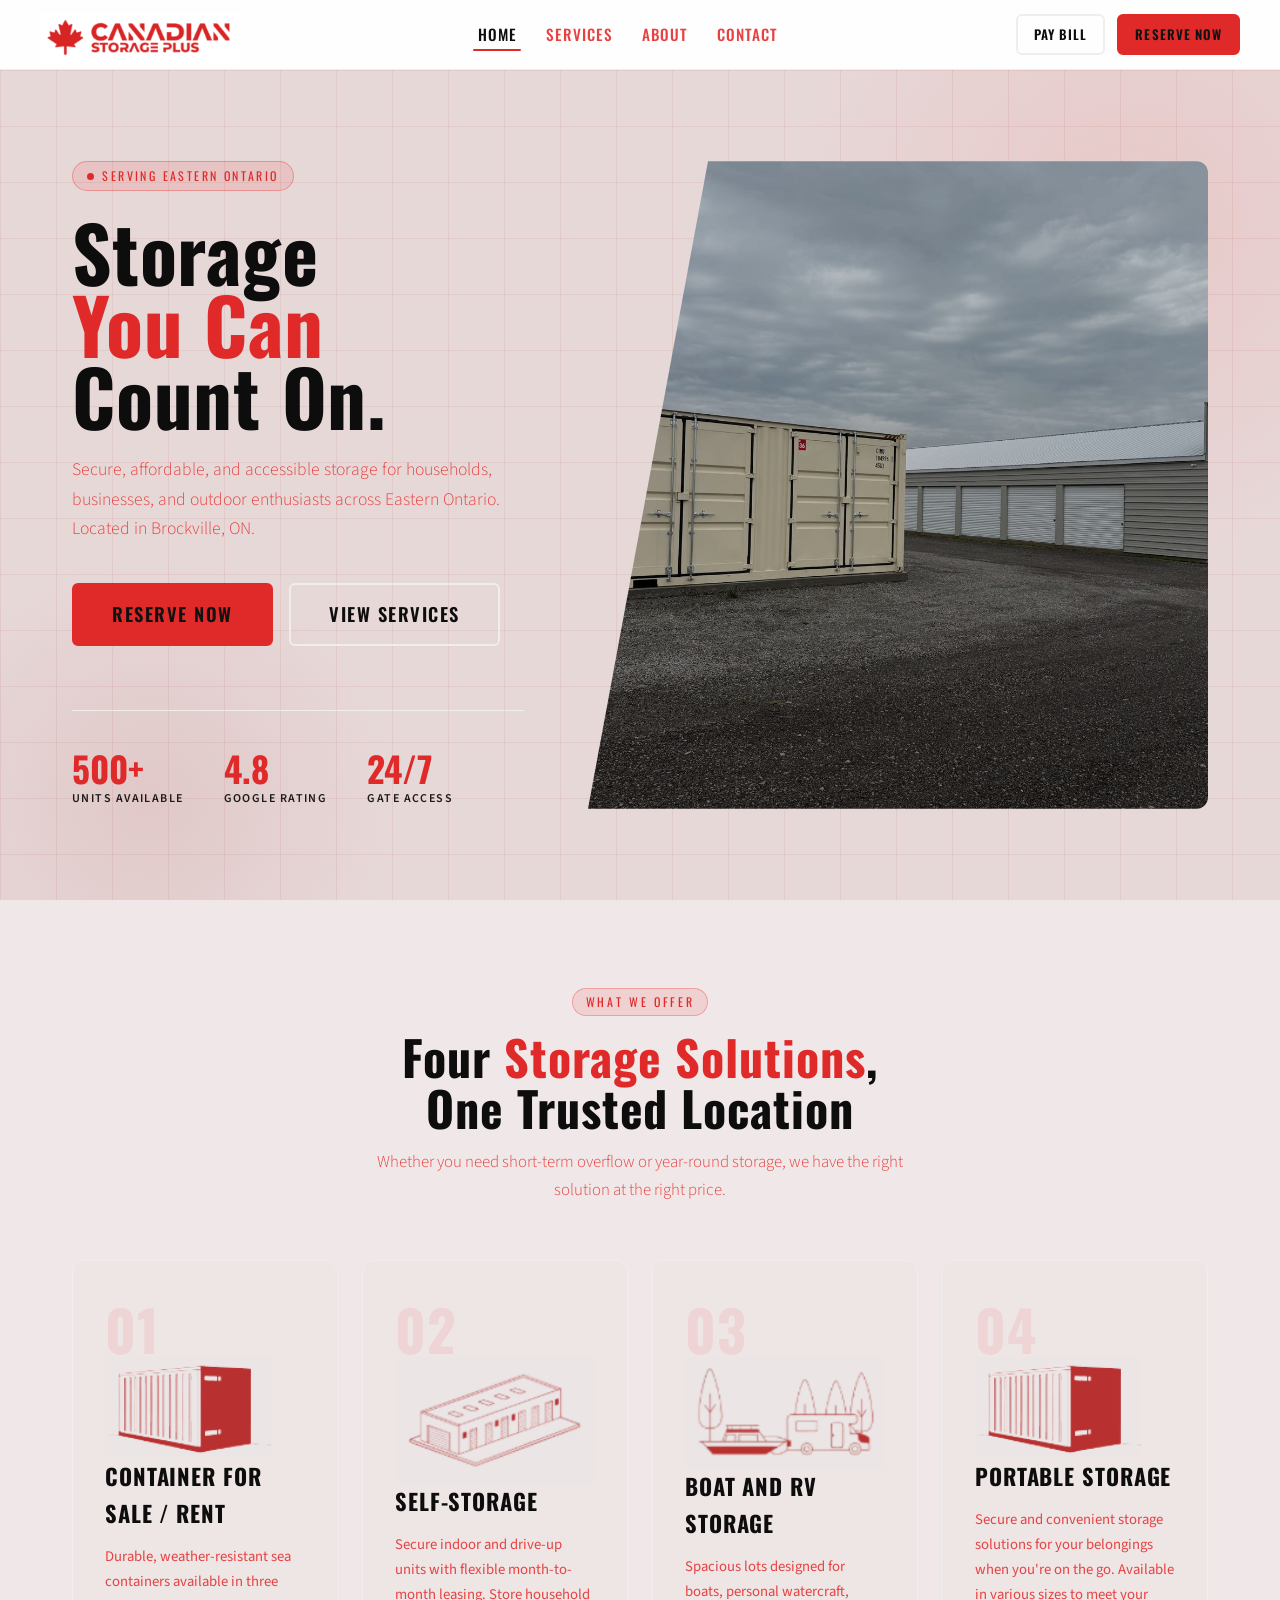
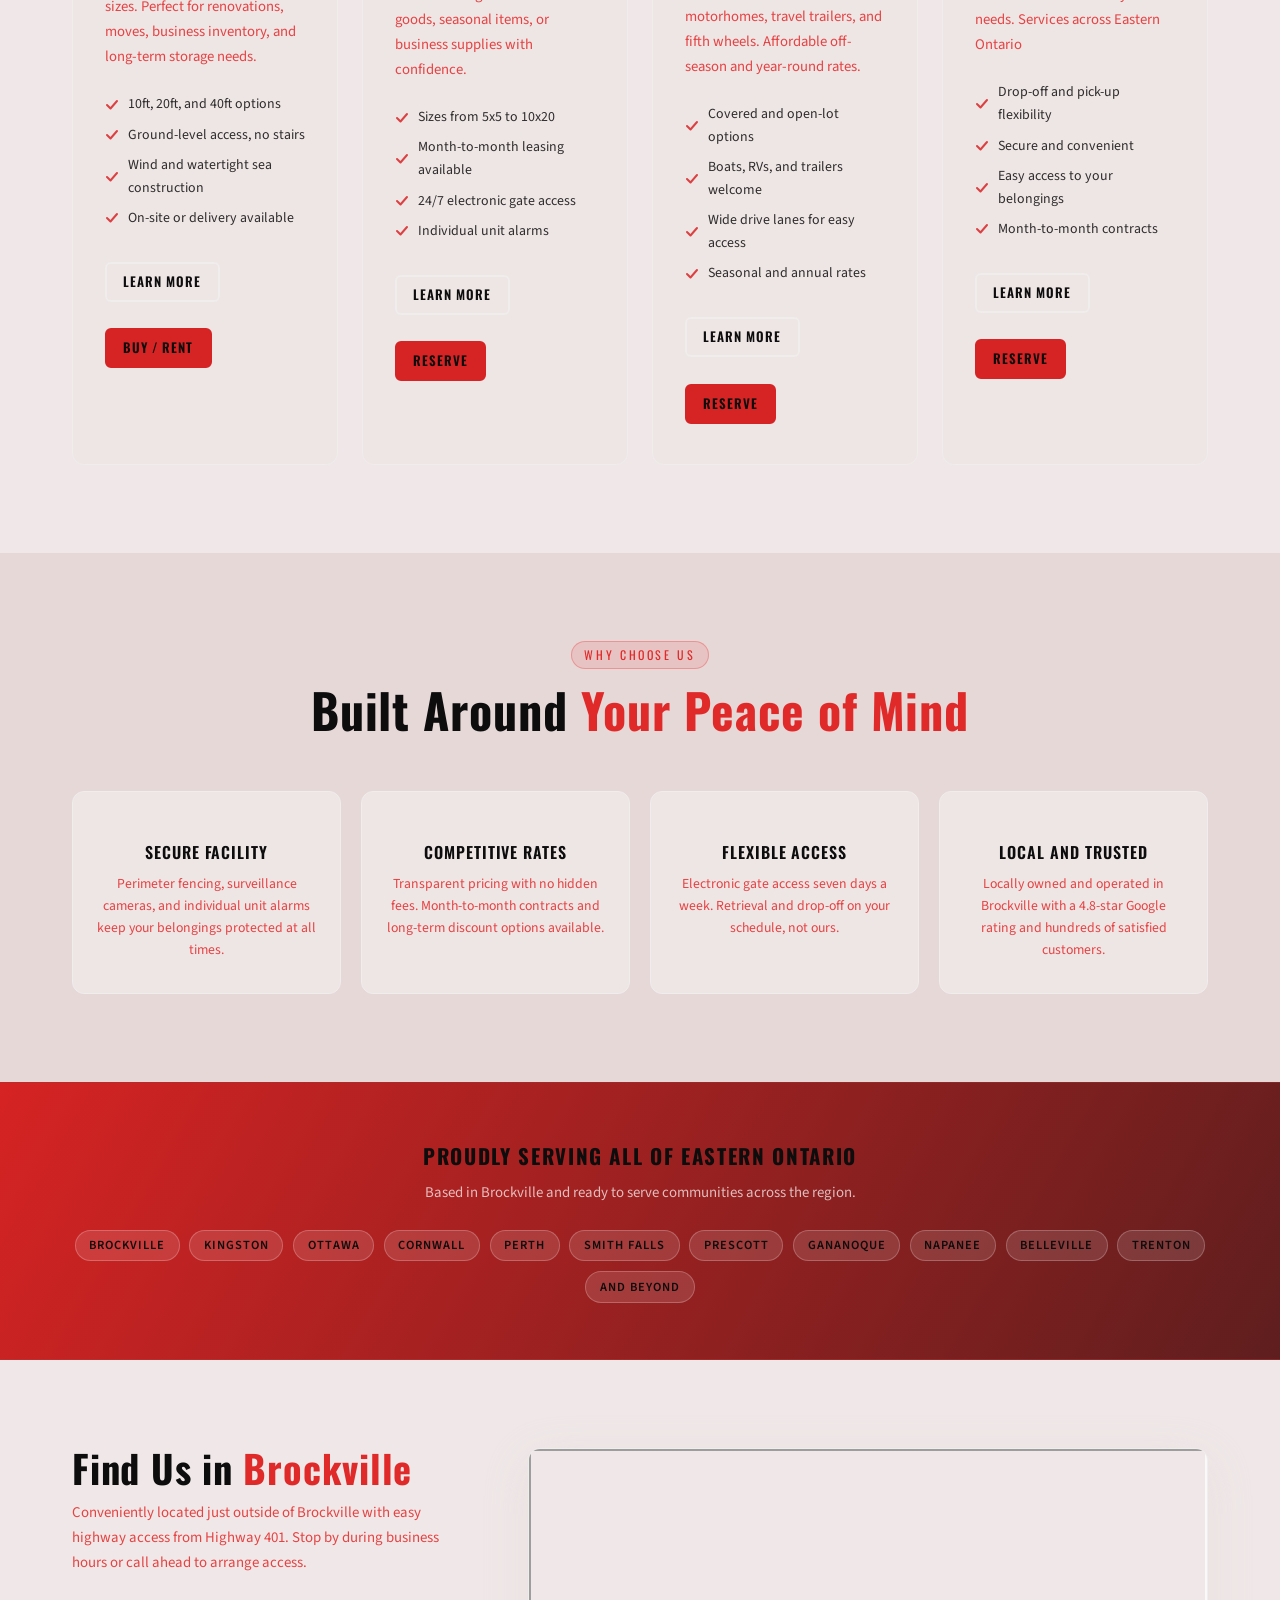
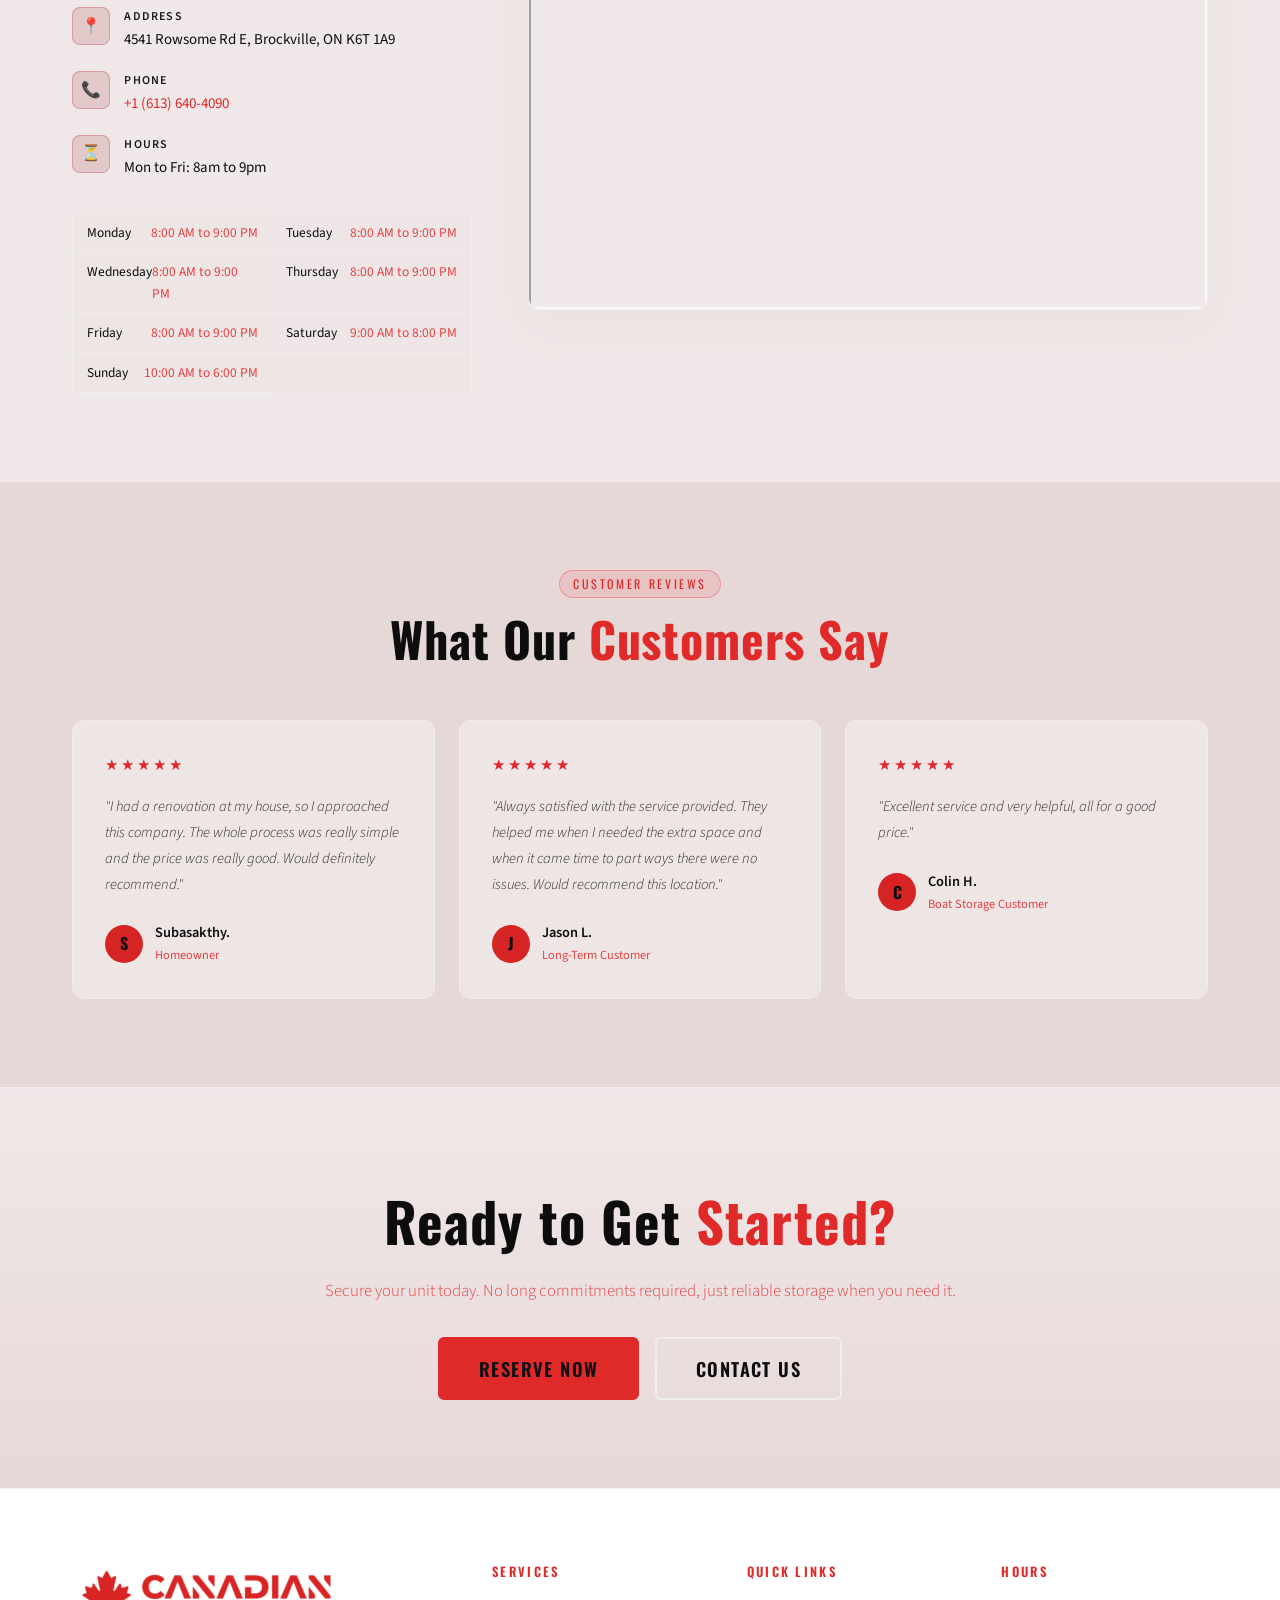
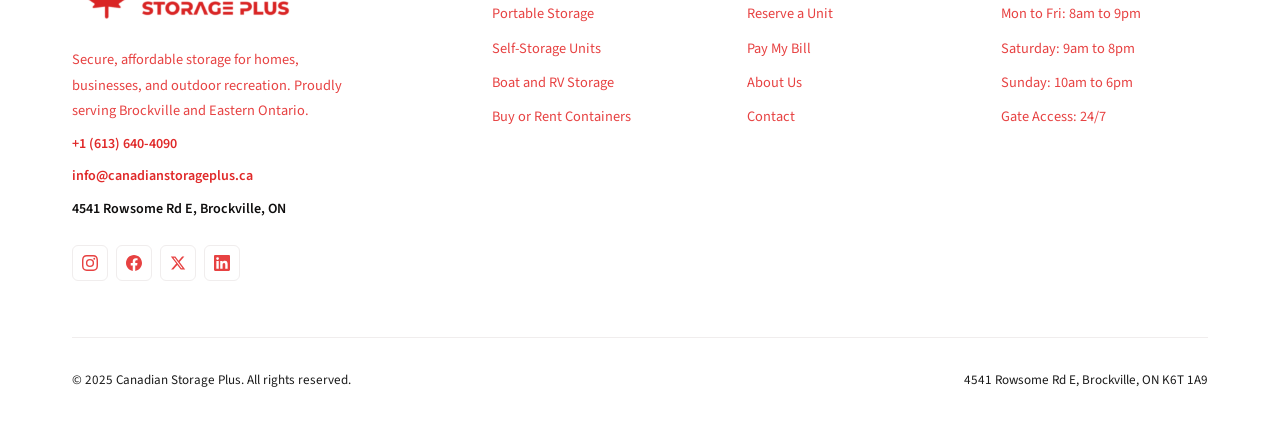
<file: index.html>
<!DOCTYPE html>
<html lang="en">
  <head>
    <meta charset="UTF-8">
    <meta name="viewport" content="width=device-width, initial-scale=1.0">
    <title>Canadian Storage Plus | Brockville, ON</title>
    <meta name="description" content="Secure container, self-storage, and boat and RV storage in Brockville, Ontario. Serving Eastern Ontario with affordable, reliable storage solutions.">
    <link rel="stylesheet" href="styles.css">
    <link rel="icon" type="image/png" href="assets/csp-icon.png">

    <script type="application/ld+json">
      {
        "@context": "http://schema.org",
        "@type": "LocalBusiness",
        "name": "Canadian Storage Plus",
        "logo": "https://canadianstorageplus.ca/wp-content/uploads/2023/07/final.logo-removebg-preview-2.png",
        "telephone": "(613)-640-4090",
        "email": "info@canadianstorageplus.ca",
        "address": {
          "@type": "PostalAddress",
          "streetAddress": "4541 Rowsome Rd E",
          "addressLocality": "Brockville",
          "addressRegion": "ON",
          "postalCode": "K6T 1A9",
          "addressCountry": "Canada"
        },
        "url": "https://canadianstorageplus.ca",
        "sameAs": [
          "https://www.facebook.com/people/Canadian-Storage-Plus/61550598362220/",
          "https://www.instagram.com/canadianstorageplus/",
          "https://x.com/StoragePlusCA",
          "https://www.linkedin.com/company/canadian-storage-plus/posts/?feedView=all"
        ],
        "openingHoursSpecification": [
          {
            "@type": "OpeningHoursSpecification",
            "dayOfWeek": [
              "Monday",
              "Tuesday",
              "Wednesday",
              "Thursday",
              "Friday"
            ],
            "opens": "08:00",
            "closes": "21:00"
          },
          {
            "@type": "OpeningHoursSpecification",
            "dayOfWeek": [
              "Saturday"
            ],
            "opens": "09:00",
            "closes": "20:00"
          },
          {
            "@type": "OpeningHoursSpecification",
            "dayOfWeek": [
              "Sunday"
            ],
            "opens": "10:00",
            "closes": "18:00"
          }
        ],
        "description": "Secure container, self-storage, and boat and RV storage in Brockville, Ontario. Serving Eastern Ontario with affordable, reliable storage solutions."
      }
    </script>

  <body class="page-top">

    <!-- NAVBAR -->
    <nav id="navbar">
      <a href="" class="nav-logo">
        <div class="nav-logo__icon">
          <img src="assets/logo.png">
        </div>
      </a>
      <div class="nav-links">
        <a href="" class="active">Home</a>
        <a href="services/">Services</a>
        <a href="about/">About</a>
        <a href="contact/">Contact</a>
      </div>
      <div class="nav-right">
        <a href="https://www.smdservers.net/SLWebSiteTemplate_V2/login.aspx?sCorpCode=Iiux7kWNhcp/ctygtxWSiw==&sLocationCode=F3e81MY3f4IcaovtqM7F3w==&1=1" target="_blank" class="btn btn--outline btn--sm">Pay Bill</a>
        <a href="https://www.smdservers.net/SLWebSiteTemplate_V2/ReserveMoveIn.aspx?sCorpCode=Iiux7kWNhcp%2fctygtxWSiw%3d%3d&sLocationCode=F3e81MY3f4IcaovtqM7F3w%3d%3d&1=1" target="_blank" class="btn btn--amber btn--sm">Reserve Now</a>
      </div>
      <button class="hamburger" aria-label="Menu">
        <span></span><span></span><span></span>
      </button>
    </nav>

    <!-- MOBILE NAV -->
    <div class="mobile-nav">
      <a href="">Home</a>
      <a href="services/">Services</a>
      <a href="about/">About</a>
      <a href="contact/">Contact</a>
      <a href="https://www.smdservers.net/SLWebSiteTemplate_V2/login.aspx?sCorpCode=Iiux7kWNhcp/ctygtxWSiw==&sLocationCode=F3e81MY3f4IcaovtqM7F3w==&1=1" target="_blank" class="btn btn--outline">Pay Bill</a>
      <a href="https://www.smdservers.net/SLWebSiteTemplate_V2/ReserveMoveIn.aspx?sCorpCode=Iiux7kWNhcp%2fctygtxWSiw%3d%3d&sLocationCode=F3e81MY3f4IcaovtqM7F3w%3d%3d&1=1" target="_blank" class="btn btn--amber">Reserve Now</a>
    </div>

    <!-- HERO -->
    <section class="hero">
      <div class="hero__bg"></div>
      <div class="hero__glow"></div>
      <div class="hero__glow2"></div>
      <div class="hero__inner">
        <div class="hero__text">
          <div class="hero__tag">
            <span class="pulse"></span>
            Serving Eastern Ontario
          </div>
          <h1 class="hero__title">
            <span class="block">Storage</span>
            <span class="block amber">You Can</span>
            <span class="block">Count On.</span>
          </h1>
          <p class="hero__desc">
            Secure, affordable, and accessible storage for households, businesses, and outdoor enthusiasts across Eastern Ontario. Located in Brockville, ON.
          </p>
          <div class="hero__actions">
            <a href="https://www.smdservers.net/SLWebSiteTemplate_V2/ReserveMoveIn.aspx?sCorpCode=Iiux7kWNhcp%2fctygtxWSiw%3d%3d&sLocationCode=F3e81MY3f4IcaovtqM7F3w%3d%3d&1=1" target="_blank" class="btn btn--amber btn--lg">Reserve Now</a>
            <a href="./services" class="btn btn--outline btn--lg">View Services</a>
          </div>
          <div class="hero__stats">
            <div class="hero__stat">
              <div class="num">500+</div>
              <div class="lbl">Units Available</div>
            </div>
            <div class="hero__stat">
              <div class="num">4.8</div>
              <div class="lbl">Google Rating</div>
            </div>
            <div class="hero__stat">
              <div class="num">24/7</div>
              <div class="lbl">Gate Access</div>
            </div>
          </div>
        </div>

        <div class="hero__image-panel">
          <div class="hero__image-wrap">
            <img
              src="assets/image.jpeg"
              alt="Rows of secure storage units at Canadian Storage Plus in Brockville Ontario"
              class="hero__image"
              loading="eager"
            >
            <!-- Amber accent bar that rides the diagonal edge -->
            <div class="hero__image-accent"></div>
          </div>
      </div>
    </section>

    <!-- SERVICES OVERVIEW -->
    <section class="section section--alt">
      <div class="container">
        <div class="text-center section-header reveal">
          <div class="section-label">What We Offer</div>
          <h2 class="section-title">Four <span>Storage Solutions</span>,<br>One Trusted Location</h2>
          <p class="section-sub">Whether you need short-term overflow or year-round storage, we have the right solution at the right price.</p>
        </div>

        <div class="services-grid service-grid--four">
          <div class="service-card reveal delay-1">
            <div class="service-card__num">01</div>
            <img src="assets/container.png" alt="Container For Sale / Rent">
            <h3>Container For Sale / Rent</h3>
            <p>Durable, weather-resistant sea containers available in three sizes. Perfect for renovations, moves, business inventory, and long-term storage needs.</p>
            <ul class="service-card__features">
              <li>10ft, 20ft, and 40ft options</li>
              <li>Ground-level access, no stairs</li>
              <li>Wind and watertight sea construction</li>
              <li>On-site or delivery available</li>
            </ul>
            <a href="./services#containers" class="btn btn--outline btn--sm">Learn More</a>
            <br><br>
            <a href="./containers" class="btn btn--steel btn--sm">Buy / Rent</a>
          </div>

          <div class="service-card reveal delay-2">
            <div class="service-card__num">02</div>
            <img src="assets/self-storage.png" alt="Self-Storage">
            <h3>Self-Storage</h3>
            <p>Secure indoor and drive-up units with flexible month-to-month leasing. Store household goods, seasonal items, or business supplies with confidence.</p>
            <ul class="service-card__features">
              <li>Sizes from 5x5 to 10x20</li>
              <li>Month-to-month leasing available</li>
              <li>24/7 electronic gate access</li>
              <li>Individual unit alarms</li>
            </ul>
            <a href="./self-storage" class="btn btn--outline btn--sm">Learn More</a>
            <br><br>
            <a href="https://www.smdservers.net/SLWebSiteTemplate_V2/ReserveMoveIn.aspx?sCorpCode=Iiux7kWNhcp%2fctygtxWSiw%3d%3d&sLocationCode=F3e81MY3f4IcaovtqM7F3w%3d%3d&1=1" class="btn btn--steel btn--sm">Reserve</a>

          </div>

          <div class="service-card reveal delay-3">
            <div class="service-card__num">03</div>
            <img src="assets/boat.png" alt="Boat and RV Storage">
            <h3>Boat and RV Storage</h3>
            <p>Spacious lots designed for boats, personal watercraft, motorhomes, travel trailers, and fifth wheels. Affordable off-season and year-round rates.</p>
            <ul class="service-card__features">
              <li>Covered and open-lot options</li>
              <li>Boats, RVs, and trailers welcome</li>
              <li>Wide drive lanes for easy access</li>
              <li>Seasonal and annual rates</li>
            </ul>
            <a href="./boat-rv-storage" class="btn btn--outline btn--sm">Learn More</a>
            <br><br>
            <a href="https://www.smdservers.net/SLWebSiteTemplate_V2/ReserveMoveIn.aspx?sCorpCode=Iiux7kWNhcp%2fctygtxWSiw%3d%3d&sLocationCode=F3e81MY3f4IcaovtqM7F3w%3d%3d&1=1" class="btn btn--steel btn--sm">Reserve</a>
          </div>

          <div class="service-card reveal delay-4">
            <div class="service-card__num">04</div>
            <img src="assets/container.png" alt="Portable Storage">
            <h3>Portable Storage</h3>
            <p>Secure and convenient storage solutions for your belongings when you're on the go. Available in various sizes to meet your needs. Services across Eastern Ontario</p>
            <ul class="service-card__features">
              <li>Drop-off and pick-up flexibility</li>
              <li>Secure and convenient</li>
              <li>Easy access to your belongings</li>
              <li>Month-to-month contracts</li>
            </ul>
            <a href="./portable-storage" class="btn btn--outline btn--sm">Learn More</a>
            <br><br>
            <a href="https://www.smdservers.net/SLWebSiteTemplate_V2/ReserveMoveIn.aspx?sCorpCode=Iiux7kWNhcp%2fctygtxWSiw%3d%3d&sLocationCode=F3e81MY3f4IcaovtqM7F3w%3d%3d&1=1" class="btn btn--steel btn--sm">Reserve</a>
          </div> 

        </div>
      </div>
    </section>

    <!-- WHY CHOOSE US -->
    <section class="section section--dark">
      <div class="container">
        <div class="text-center reveal">
          <div class="section-label">Why Choose Us</div>
          <h2 class="section-title">Built Around <span>Your Peace of Mind</span></h2>
        </div>
        <div class="why-grid">
          <div class="why-card reveal delay-1">
            <div class="why-card__icon">

            </div>
            <h4>Secure Facility</h4>
            <p>Perimeter fencing, surveillance cameras, and individual unit alarms keep your belongings protected at all times.</p>
          </div>
          <div class="why-card reveal delay-2">
            <div class="why-card__icon">

            </div>
            <h4>Competitive Rates</h4>
            <p>Transparent pricing with no hidden fees. Month-to-month contracts and long-term discount options available.</p>
          </div>
          <div class="why-card reveal delay-3">
            <div class="why-card__icon">

            </div>
            <h4>Flexible Access</h4>
            <p>Electronic gate access seven days a week. Retrieval and drop-off on your schedule, not ours.</p>
          </div>
          <div class="why-card reveal delay-4">
            <div class="why-card__icon">
              
            </div>
            <h4>Local and Trusted</h4>
            <p>Locally owned and operated in Brockville with a 4.8-star Google rating and hundreds of satisfied customers.</p>
          </div>
        </div>
      </div>
    </section>

    <!-- SERVICE AREA -->
    <div class="area-strip">
      <div class="container">
        <h3>Proudly Serving All of Eastern Ontario</h3>
        <p>Based in Brockville and ready to serve communities across the region.</p>
        <div class="area-tags">
          <span class="area-tag">Brockville</span>
          <span class="area-tag">Kingston</span>
          <span class="area-tag">Ottawa</span>
          <span class="area-tag">Cornwall</span>
          <span class="area-tag">Perth</span>
          <span class="area-tag">Smith Falls</span>
          <span class="area-tag">Prescott</span>
          <span class="area-tag">Gananoque</span>
          <span class="area-tag">Napanee</span>
          <span class="area-tag">Belleville</span>
          <span class="area-tag">Trenton</span>
          <span class="area-tag">And Beyond</span>
        </div>
      </div>
    </div>

    <!-- MAP AND CONTACT -->
    <section class="section section--alt" id="location">
      <div class="container">
        <div class="map-wrapper">
          <div class="map-info reveal">
            <h2 class="map-info__title">Find Us in <span>Brockville</span></h2>
            <p>Conveniently located just outside of Brockville with easy highway access from Highway 401. Stop by during business hours or call ahead to arrange access.</p>

            <div class="contact-list">
              <div class="contact-item">
                <div class="contact-item__icon">&#128205;</div>
                <div class="contact-item__text">
                  <div class="lbl">Address</div>
                  <div class="val">4541 Rowsome Rd E, Brockville, ON K6T 1A9</div>
                </div>
              </div>
              <div class="contact-item">
                <div class="contact-item__icon">&#128222;</div>
                <div class="contact-item__text">
                  <div class="lbl">Phone</div>
                  <div class="val"><a href="tel:+16136404090" style="color:var(--c-amber);">+1 (613) 640-4090</a></div>
                </div>
              </div>
              <div class="contact-item">
                <div class="contact-item__icon">&#9203;</div>
                <div class="contact-item__text">
                  <div class="lbl">Hours</div>
                  <div class="val">Mon to Fri: 8am to 9pm</div>
                </div>
              </div>
            </div>

            <div class="hours-table">
              <div class="hours-row"><span class="day">Monday</span><span>8:00 AM to 9:00 PM</span></div>
              <div class="hours-row"><span class="day">Tuesday</span><span>8:00 AM to 9:00 PM</span></div>
              <div class="hours-row"><span class="day">Wednesday</span><span>8:00 AM to 9:00 PM</span></div>
              <div class="hours-row"><span class="day">Thursday</span><span>8:00 AM to 9:00 PM</span></div>
              <div class="hours-row"><span class="day">Friday</span><span>8:00 AM to 9:00 PM</span></div>
              <div class="hours-row"><span class="day">Saturday</span><span>9:00 AM to 8:00 PM</span></div>
              <div class="hours-row"><span class="day">Sunday</span><span>10:00 AM to 6:00 PM</span></div>
            </div>
          </div>

          <div class="map-frame reveal delay-2">
            <iframe
              src="https://www.google.com/maps/embed?pb=!1m18!1m12!1m3!1d2836.2!2d-75.778051!3d44.627851!2m3!1f0!2f0!3f0!3m2!1i1024!2i768!4f13.1!3m3!1m2!1s0x4ccd0d2d37dce6f9%3A0x6788e5abb24dffb6!2sCanadian%20Storage%20Plus!5e0!3m2!1sen!2sca!4v1"
              allowfullscreen=""
              loading="lazy"
              referrerpolicy="no-referrer-when-downgrade"
              title="Canadian Storage Plus location on Google Maps">
            </iframe>
          </div>
        </div>
      </div>
    </section>

    <!-- TESTIMONIALS -->
    <section class="section section--dark">
      <div class="container">
        <div class="text-center reveal">
          <div class="section-label">Customer Reviews</div>
          <h2 class="section-title">What Our <span>Customers Say</span></h2>
        </div>
        <div class="testimonials-grid">
          <div class="testimonial reveal delay-1">
            <div class="testimonial__stars">&#9733;&#9733;&#9733;&#9733;&#9733;</div>
            <blockquote>"I had a renovation at my house, so I approached this company. The whole process was really simple and the price was really good. Would definitely recommend."</blockquote>
            <div class="testimonial__author">
              <div class="avatar">S</div>
              <div>
                <div class="name">Subasakthy.</div>
                <div class="role">Homeowner</div>
              </div>
            </div>
          </div>
          <div class="testimonial reveal delay-2">
            <div class="testimonial__stars">&#9733;&#9733;&#9733;&#9733;&#9733;</div>
            <blockquote>"Always satisfied with the service provided. They helped me when I needed the extra space and when it came time to part ways there were no issues. Would recommend this location."</blockquote>
            <div class="testimonial__author">
              <div class="avatar">J</div>
              <div>
                <div class="name">Jason L.</div>
                <div class="role">Long-Term Customer</div>
              </div>
            </div>
          </div>
          <div class="testimonial reveal delay-3">
            <div class="testimonial__stars">&#9733;&#9733;&#9733;&#9733;&#9733;</div>
            <blockquote>"Excellent service and very helpful, all for a good price."</blockquote>
            <div class="testimonial__author">
              <div class="avatar">C</div>
              <div>
                <div class="name">Colin H.</div>
                <div class="role">Boat Storage Customer</div>
              </div>
            </div>
          </div>
        </div>
      </div>
    </section>

    <!-- CTA -->
    <div class="cta-strip">
      <div class="container">
        <h2>Ready to Get <span>Started?</span></h2>
        <p>Secure your unit today. No long commitments required, just reliable storage when you need it.</p>
        <div class="cta-strip__actions">
          <a href="https://www.smdservers.net/SLWebSiteTemplate_V2/ReserveMoveIn.aspx?sCorpCode=Iiux7kWNhcp%2fctygtxWSiw%3d%3d&sLocationCode=F3e81MY3f4IcaovtqM7F3w%3d%3d&1=1" target="_blank" class="btn btn--amber btn--lg">Reserve Now</a>
          <a href="./contact" class="btn btn--outline btn--lg">Contact Us</a>
        </div>
      </div>
    </div>

    <!-- FOOTER -->
    <footer>
      <div class="container">
        <div class="footer-grid">
          <div class="footer-brand">
            <a href="" class="nav-logo" style="text-decoration:none;">
              <img src="assets/logo.png" alt="Canadian Storage Plus Logo">
            </a>
            <p>Secure, affordable storage for homes, businesses, and outdoor recreation. Proudly serving Brockville and Eastern Ontario.</p>
            <div class="contact-line"><strong><a href="tel:+16136404090" style="color:var(--c-amber);">+1 (613) 640-4090</a></strong></div>
            <div class="contact-line"><strong><a href="mailto:info@canadianstorageplus.com" style="color:var(--c-amber);">info@canadianstorageplus.ca</a></strong></div>
            <div class="contact-line"><strong>4541 Rowsome Rd E, Brockville, ON</strong></div>
            <div class="footer-social">
              <!-- Instagram -->
              <a href="https://www.instagram.com/canadianstorageplus/" target="_blank" rel="noopener noreferrer" aria-label="Instagram">
                <svg viewBox="0 0 24 24" xmlns="http://www.w3.org/2000/svg"><path d="M12 2.163c3.204 0 3.584.012 4.85.07 3.252.148 4.771 1.691 4.919 4.919.058 1.265.069 1.645.069 4.849 0 3.205-.012 3.584-.069 4.849-.149 3.225-1.664 4.771-4.919 4.919-1.266.058-1.644.07-4.85.07-3.204 0-3.584-.012-4.849-.07-3.26-.149-4.771-1.699-4.919-4.92-.058-1.265-.07-1.644-.07-4.849 0-3.204.013-3.583.07-4.849.149-3.227 1.664-4.771 4.919-4.919 1.266-.057 1.645-.069 4.849-.069zM12 0C8.741 0 8.333.014 7.053.072 2.695.272.273 2.69.073 7.052.014 8.333 0 8.741 0 12c0 3.259.014 3.668.072 4.948.2 4.358 2.618 6.78 6.98 6.98C8.333 23.986 8.741 24 12 24c3.259 0 3.668-.014 4.948-.072 4.354-.2 6.782-2.618 6.979-6.98.059-1.28.073-1.689.073-4.948 0-3.259-.014-3.667-.072-4.947-.196-4.354-2.617-6.78-6.979-6.98C15.668.014 15.259 0 12 0zm0 5.838a6.162 6.162 0 100 12.324 6.162 6.162 0 000-12.324zM12 16a4 4 0 110-8 4 4 0 010 8zm6.406-11.845a1.44 1.44 0 100 2.881 1.44 1.44 0 000-2.881z"/></svg>
              </a>
              <!-- Facebook -->
              <a href="https://www.facebook.com/people/Canadian-Storage-Plus/61550598362220/" target="_blank" rel="noopener noreferrer" aria-label="Facebook">
                <svg viewBox="0 0 24 24" xmlns="http://www.w3.org/2000/svg"><path d="M24 12.073C24 5.405 18.627 0 12 0S0 5.405 0 12.073C0 18.1 4.388 23.094 10.125 24v-8.437H7.078v-3.49h3.047V9.41c0-3.025 1.792-4.697 4.533-4.697 1.312 0 2.686.235 2.686.235v2.97h-1.513c-1.491 0-1.956.93-1.956 1.886v2.269h3.328l-.532 3.49h-2.796V24C19.612 23.094 24 18.1 24 12.073z"/></svg>
              </a>
              <!-- X / Twitter -->
              <a href="https://x.com/StoragePlusCA" target="_blank" rel="noopener noreferrer" aria-label="X (Twitter)">
                <svg viewBox="0 0 24 24" xmlns="http://www.w3.org/2000/svg"><path d="M18.244 2.25h3.308l-7.227 8.26 8.502 11.24H16.17l-5.214-6.817L4.99 21.75H1.68l7.73-8.835L1.254 2.25H8.08l4.713 6.231zm-1.161 17.52h1.833L7.084 4.126H5.117z"/></svg>
              </a>
              <!-- LinkedIn -->
              <a href="https://www.linkedin.com/company/canadian-storage-plus/posts/?feedView=all" target="_blank" rel="noopener noreferrer" aria-label="LinkedIn">
                <svg viewBox="0 0 24 24" xmlns="http://www.w3.org/2000/svg"><path d="M20.447 20.452h-3.554v-5.569c0-1.328-.027-3.037-1.852-3.037-1.853 0-2.136 1.445-2.136 2.939v5.667H9.351V9h3.414v1.561h.046c.477-.9 1.637-1.85 3.37-1.85 3.601 0 4.267 2.37 4.267 5.455v6.286zM5.337 7.433a2.062 2.062 0 01-2.063-2.065 2.064 2.064 0 112.063 2.065zm1.782 13.019H3.555V9h3.564v11.452zM22.225 0H1.771C.792 0 0 .774 0 1.729v20.542C0 23.227.792 24 1.771 24h20.451C23.2 24 24 23.227 24 22.271V1.729C24 .774 23.2 0 22.222 0h.003z"/></svg>
              </a>
            </div>
          </div>
          <div class="footer-col">
            <h4>Services</h4>
            <ul>
              <li><a href="./portable-storage">Portable Storage</a></li>
              <li><a href="./self-storage">Self-Storage Units</a></li>
              <li><a href="./boat-rv-storage">Boat and RV Storage</a></li>
              <li><a href="./containers">Buy or Rent Containers</a></li>
            </ul>
          </div>
          <div class="footer-col">
            <h4>Quick Links</h4>
            <ul>
              <li><a href="https://www.smdservers.net/SLWebSiteTemplate_V2/ReserveMoveIn.aspx?sCorpCode=Iiux7kWNhcp%2fctygtxWSiw%3d%3d&sLocationCode=F3e81MY3f4IcaovtqM7F3w%3d%3d&1=1" target="_blank">Reserve a Unit</a></li>
              <li><a href="https://www.smdservers.net/SLWebSiteTemplate_V2/login.aspx?sCorpCode=Iiux7kWNhcp/ctygtxWSiw==&sLocationCode=F3e81MY3f4IcaovtqM7F3w==&1=1" target="_blank">Pay My Bill</a></li>
              <li><a href="./about">About Us</a></li>
              <li><a href="./contact">Contact</a></li>
            </ul>
          </div>
          <div class="footer-col">
            <h4>Hours</h4>
            <ul>
              <li>Mon to Fri: 8am to 9pm</li>
              <li>Saturday: 9am to 8pm</li>
              <li>Sunday: 10am to 6pm</li>
              <li>Gate Access: 24/7</li>
            </ul>
          </div>
        </div>
        <div class="footer-bottom">
          <span>&#169; 2025 Canadian Storage Plus. All rights reserved.</span>
          <span>4541 Rowsome Rd E, Brockville, ON K6T 1A9</span>
        </div>
      </div>
    </footer>

    <script src="main.js"></script>

    <!--Start of Tawk.to Script-->
    <script type="text/javascript">
      var Tawk_API=Tawk_API||{}, Tawk_LoadStart=new Date();
      (function(){
        var s1=document.createElement("script"),s0=document.getElementsByTagName("script")[0];
        s1.async=true;
        s1.src='https://embed.tawk.to/64e5684394cf5d49dc6bf402/1h8g1uid9';
        s1.charset='UTF-8';
        s1.setAttribute('crossorigin','*');
        s0.parentNode.insertBefore(s1,s0);
      })();
    </script>
    <!--End of Tawk.to Script-->
  </body>
</html>
</file>
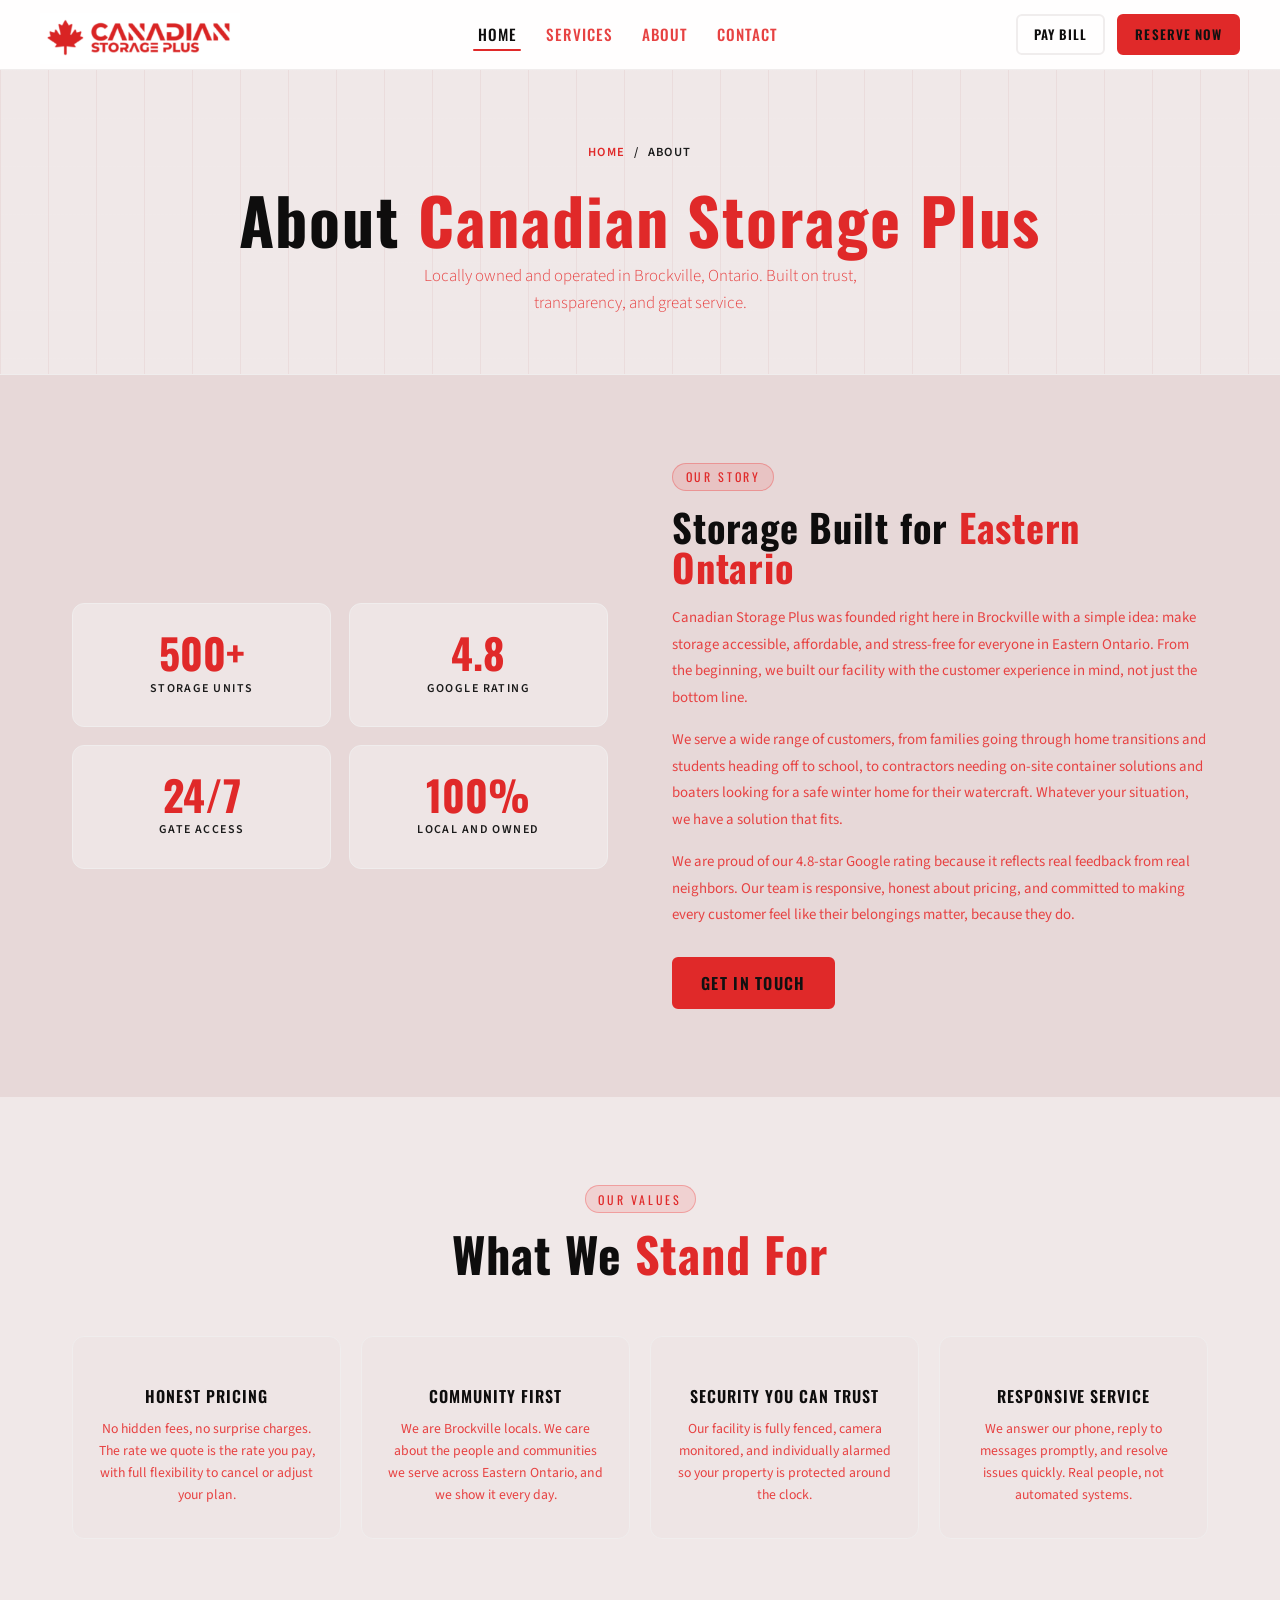
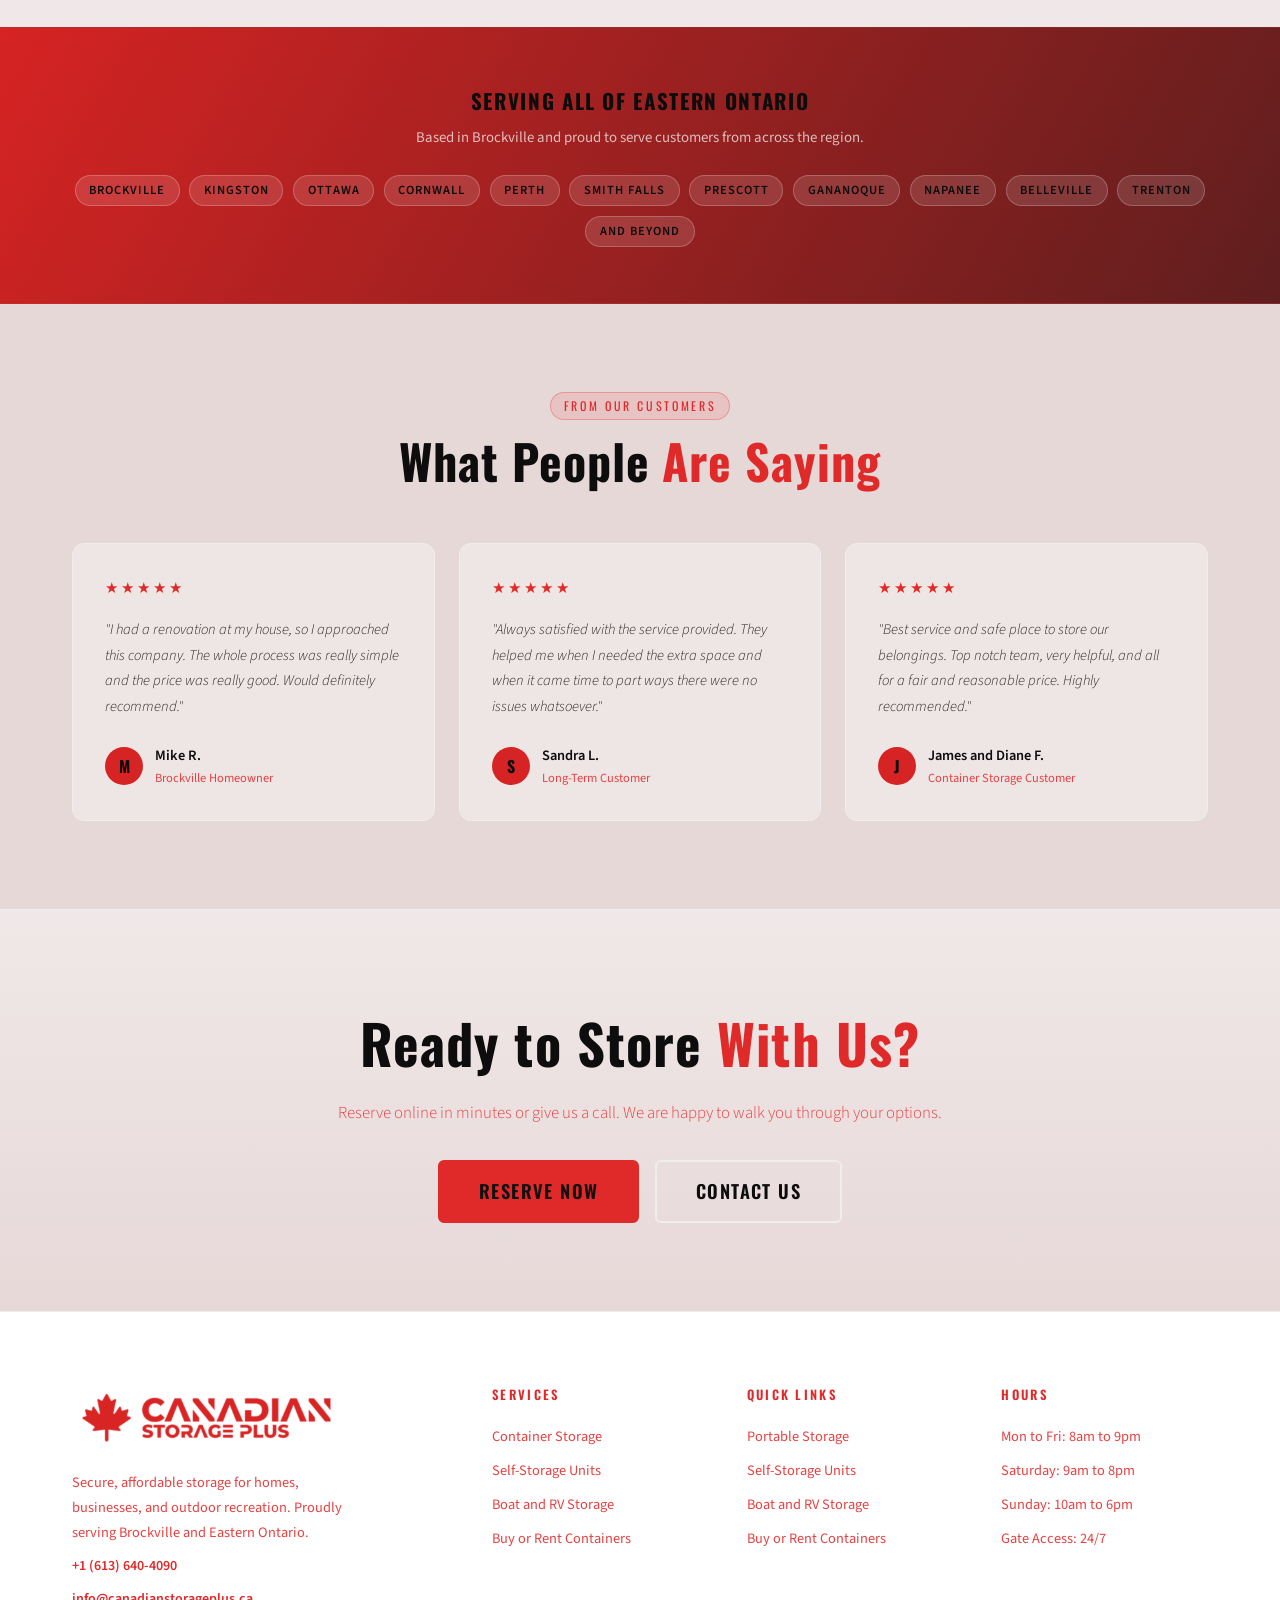
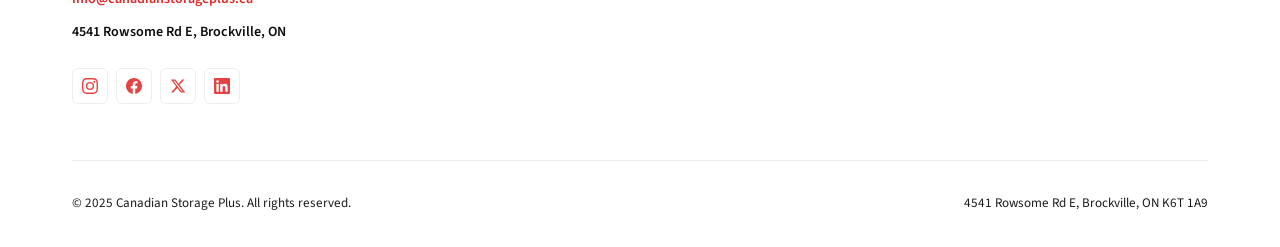
<file: about/index.html>
<!DOCTYPE html>
<html lang="en">
<head>
  <meta charset="UTF-8">
  <meta name="viewport" content="width=device-width, initial-scale=1.0">
  <title>About Us | Canadian Storage Plus</title>
  <meta name="description" content="Learn about Canadian Storage Plus, Brockville's locally owned and operated storage facility serving Eastern Ontario.">
  <link rel="stylesheet" href="../styles.css">
  <link rel="icon" type="image/png" href="../assets/csp-icon.png">
</head>
<body class="page-top">

  <!-- NAVBAR -->
  <nav id="navbar">
    <a href="../" class="nav-logo">
      <div class="nav-logo__icon">
        <img src="../assets/logo.png" alt="Canadian Storage Plus Logo">
      </div>
    </a>
    <div class="nav-links">
      <a href="../" class="active">Home</a>
      <a href="../services">Services</a>
      <a href="../about">About</a>
      <a href="../contact">Contact</a>
    </div>
    <div class="nav-right">
      <a href="https://www.smdservers.net/SLWebSiteTemplate_V2/login.aspx?sCorpCode=Iiux7kWNhcp/ctygtxWSiw==&sLocationCode=F3e81MY3f4IcaovtqM7F3w==&1=1" target="_blank" class="btn btn--outline btn--sm">Pay Bill</a>
      <a href="https://www.smdservers.net/SLWebSiteTemplate_V2/ReserveMoveIn.aspx?sCorpCode=Iiux7kWNhcp%2fctygtxWSiw%3d%3d&sLocationCode=F3e81MY3f4IcaovtqM7F3w%3d%3d&1=1" target="_blank" class="btn btn--amber btn--sm">Reserve Now</a>
    </div>
    <button class="hamburger" aria-label="Menu">
      <span></span><span></span><span></span>
    </button>
  </nav>

  <!-- MOBILE NAV -->
  <div class="mobile-nav">
    <a href="../">Home</a>
    <a href="../services">Services</a>
    <a href="../about">About</a>
    <a href="../contact">Contact</a>
    <a href="https://www.smdservers.net/SLWebSiteTemplate_V2/login.aspx?sCorpCode=Iiux7kWNhcp/ctygtxWSiw==&sLocationCode=F3e81MY3f4IcaovtqM7F3w==&1=1" target="_blank" class="btn btn--outline">Pay Bill</a>
    <a href="https://www.smdservers.net/SLWebSiteTemplate_V2/ReserveMoveIn.aspx?sCorpCode=Iiux7kWNhcp%2fctygtxWSiw%3d%3d&sLocationCode=F3e81MY3f4IcaovtqM7F3w%3d%3d&1=1" target="_blank" class="btn btn--amber">Reserve Now</a>
  </div>

  <!-- PAGE HEADER -->
  <div class="page-header">
    <div class="page-header__grid"></div>
    <div class="container page-header__content">
      <div class="breadcrumb">
        <a href="../">Home</a>
        <span class="sep">/</span>
        <span>About</span>
      </div>
      <h1>About <span>Canadian Storage Plus</span></h1>
      <p>Locally owned and operated in Brockville, Ontario. Built on trust, transparency, and great service.</p>
    </div>
  </div>

  <!-- ABOUT INTRO -->
  <section class="section section--dark">
    <div class="container">
      <div class="about-intro reveal">
        <div class="about-stats">
          <div class="about-stat">
            <div class="num">500+</div>
            <div class="lbl">Storage Units</div>
          </div>
          <div class="about-stat">
            <div class="num">4.8</div>
            <div class="lbl">Google Rating</div>
          </div>
          <div class="about-stat">
            <div class="num">24/7</div>
            <div class="lbl">Gate Access</div>
          </div>
          <div class="about-stat">
            <div class="num">100%</div>
            <div class="lbl">Local and Owned</div>
          </div>
        </div>
        <div class="about-text">
          <div class="section-label">Our Story</div>
          <h2>Storage Built for <span>Eastern Ontario</span></h2>
          <p>Canadian Storage Plus was founded right here in Brockville with a simple idea: make storage accessible, affordable, and stress-free for everyone in Eastern Ontario. From the beginning, we built our facility with the customer experience in mind, not just the bottom line.</p>
          <p>We serve a wide range of customers, from families going through home transitions and students heading off to school, to contractors needing on-site container solutions and boaters looking for a safe winter home for their watercraft. Whatever your situation, we have a solution that fits.</p>
          <p>We are proud of our 4.8-star Google rating because it reflects real feedback from real neighbors. Our team is responsive, honest about pricing, and committed to making every customer feel like their belongings matter, because they do.</p>
          <a href="../contact" class="btn btn--amber" style="margin-top:0.75rem;">Get in Touch</a>
        </div>
      </div>
    </div>
  </section>

  <!-- VALUES -->
  <section class="section section--alt">
    <div class="container">
      <div class="text-center reveal">
        <div class="section-label">Our Values</div>
        <h2 class="section-title">What We <span>Stand For</span></h2>
      </div>
      <div class="why-grid">
        <div class="why-card reveal delay-1">
          <div class="why-card__icon">

          </div>
          <h4>Honest Pricing</h4>
          <p>No hidden fees, no surprise charges. The rate we quote is the rate you pay, with full flexibility to cancel or adjust your plan.</p>
        </div>
        <div class="why-card reveal delay-2">
          <div class="why-card__icon">

          </div>
          <h4>Community First</h4>
          <p>We are Brockville locals. We care about the people and communities we serve across Eastern Ontario, and we show it every day.</p>
        </div>
        <div class="why-card reveal delay-3">
          <div class="why-card__icon">

          </div>
          <h4>Security You Can Trust</h4>
          <p>Our facility is fully fenced, camera monitored, and individually alarmed so your property is protected around the clock.</p>
        </div>
        <div class="why-card reveal delay-4">
          <div class="why-card__icon">
            
          </div>
          <h4>Responsive Service</h4>
          <p>We answer our phone, reply to messages promptly, and resolve issues quickly. Real people, not automated systems.</p>
        </div>
      </div>
    </div>
  </section>

  <!-- SERVICE AREA -->
  <div class="area-strip">
    <div class="container">
      <h3>Serving All of Eastern Ontario</h3>
      <p>Based in Brockville and proud to serve customers from across the region.</p>
      <div class="area-tags">
        <span class="area-tag">Brockville</span>
        <span class="area-tag">Kingston</span>
        <span class="area-tag">Ottawa</span>
        <span class="area-tag">Cornwall</span>
        <span class="area-tag">Perth</span>
        <span class="area-tag">Smith Falls</span>
        <span class="area-tag">Prescott</span>
        <span class="area-tag">Gananoque</span>
        <span class="area-tag">Napanee</span>
        <span class="area-tag">Belleville</span>
        <span class="area-tag">Trenton</span>
        <span class="area-tag">And Beyond</span>
      </div>
    </div>
  </div>

  <!-- TESTIMONIALS -->
  <section class="section section--dark">
    <div class="container">
      <div class="text-center reveal">
        <div class="section-label">From Our Customers</div>
        <h2 class="section-title">What People <span>Are Saying</span></h2>
      </div>
      <div class="testimonials-grid">
        <div class="testimonial reveal delay-1">
          <div class="testimonial__stars">&#9733;&#9733;&#9733;&#9733;&#9733;</div>
          <blockquote>"I had a renovation at my house, so I approached this company. The whole process was really simple and the price was really good. Would definitely recommend."</blockquote>
          <div class="testimonial__author">
            <div class="avatar">M</div>
            <div>
              <div class="name">Mike R.</div>
              <div class="role">Brockville Homeowner</div>
            </div>
          </div>
        </div>
        <div class="testimonial reveal delay-2">
          <div class="testimonial__stars">&#9733;&#9733;&#9733;&#9733;&#9733;</div>
          <blockquote>"Always satisfied with the service provided. They helped me when I needed the extra space and when it came time to part ways there were no issues whatsoever."</blockquote>
          <div class="testimonial__author">
            <div class="avatar">S</div>
            <div>
              <div class="name">Sandra L.</div>
              <div class="role">Long-Term Customer</div>
            </div>
          </div>
        </div>
        <div class="testimonial reveal delay-3">
          <div class="testimonial__stars">&#9733;&#9733;&#9733;&#9733;&#9733;</div>
          <blockquote>"Best service and safe place to store our belongings. Top notch team, very helpful, and all for a fair and reasonable price. Highly recommended."</blockquote>
          <div class="testimonial__author">
            <div class="avatar">J</div>
            <div>
              <div class="name">James and Diane F.</div>
              <div class="role">Container Storage Customer</div>
            </div>
          </div>
        </div>
      </div>
    </div>
  </section>

  <!-- CTA -->
  <div class="cta-strip">
    <div class="container">
      <h2>Ready to Store <span>With Us?</span></h2>
      <p>Reserve online in minutes or give us a call. We are happy to walk you through your options.</p>
      <div class="cta-strip__actions">
        <a href="https://www.smdservers.net/SLWebSiteTemplate_V2/ReserveMoveIn.aspx?sCorpCode=Iiux7kWNhcp%2fctygtxWSiw%3d%3d&sLocationCode=F3e81MY3f4IcaovtqM7F3w%3d%3d&1=1" target="_blank" class="btn btn--amber btn--lg">Reserve Now</a>
        <a href="../contact" class="btn btn--outline btn--lg">Contact Us</a>
      </div>
    </div>
  </div>

  <!-- FOOTER -->
    <footer>
      <div class="container">
        <div class="footer-grid">
          <div class="footer-brand">
            <a href="../" class="nav-logo" style="text-decoration:none;">
              <img src="../assets/logo.png" alt="Canadian Storage Plus Logo">
            </a>
            <p>Secure, affordable storage for homes, businesses, and outdoor recreation. Proudly serving Brockville and Eastern Ontario.</p>
            <div class="contact-line"><strong><a href="tel:+16136404090" style="color:var(--c-amber);">+1 (613) 640-4090</a></strong></div>
            <div class="contact-line"><strong><a href="mailto:info@canadianstorageplus.com" style="color:var(--c-amber);">info@canadianstorageplus.ca</a></strong></div>
            <div class="contact-line"><strong>4541 Rowsome Rd E, Brockville, ON</strong></div>
            <div class="footer-social">
              <!-- Instagram -->
              <a href="https://www.instagram.com/canadianstorageplus/" target="_blank" rel="noopener noreferrer" aria-label="Instagram">
                <svg viewBox="0 0 24 24" xmlns="http://www.w3.org/2000/svg"><path d="M12 2.163c3.204 0 3.584.012 4.85.07 3.252.148 4.771 1.691 4.919 4.919.058 1.265.069 1.645.069 4.849 0 3.205-.012 3.584-.069 4.849-.149 3.225-1.664 4.771-4.919 4.919-1.266.058-1.644.07-4.85.07-3.204 0-3.584-.012-4.849-.07-3.26-.149-4.771-1.699-4.919-4.92-.058-1.265-.07-1.644-.07-4.849 0-3.204.013-3.583.07-4.849.149-3.227 1.664-4.771 4.919-4.919 1.266-.057 1.645-.069 4.849-.069zM12 0C8.741 0 8.333.014 7.053.072 2.695.272.273 2.69.073 7.052.014 8.333 0 8.741 0 12c0 3.259.014 3.668.072 4.948.2 4.358 2.618 6.78 6.98 6.98C8.333 23.986 8.741 24 12 24c3.259 0 3.668-.014 4.948-.072 4.354-.2 6.782-2.618 6.979-6.98.059-1.28.073-1.689.073-4.948 0-3.259-.014-3.667-.072-4.947-.196-4.354-2.617-6.78-6.979-6.98C15.668.014 15.259 0 12 0zm0 5.838a6.162 6.162 0 100 12.324 6.162 6.162 0 000-12.324zM12 16a4 4 0 110-8 4 4 0 010 8zm6.406-11.845a1.44 1.44 0 100 2.881 1.44 1.44 0 000-2.881z"/></svg>
              </a>
              <!-- Facebook -->
              <a href="https://www.facebook.com/people/Canadian-Storage-Plus/61550598362220/" target="_blank" rel="noopener noreferrer" aria-label="Facebook">
                <svg viewBox="0 0 24 24" xmlns="http://www.w3.org/2000/svg"><path d="M24 12.073C24 5.405 18.627 0 12 0S0 5.405 0 12.073C0 18.1 4.388 23.094 10.125 24v-8.437H7.078v-3.49h3.047V9.41c0-3.025 1.792-4.697 4.533-4.697 1.312 0 2.686.235 2.686.235v2.97h-1.513c-1.491 0-1.956.93-1.956 1.886v2.269h3.328l-.532 3.49h-2.796V24C19.612 23.094 24 18.1 24 12.073z"/></svg>
              </a>
              <!-- X / Twitter -->
              <a href="https://x.com/StoragePlusCA" target="_blank" rel="noopener noreferrer" aria-label="X (Twitter)">
                <svg viewBox="0 0 24 24" xmlns="http://www.w3.org/2000/svg"><path d="M18.244 2.25h3.308l-7.227 8.26 8.502 11.24H16.17l-5.214-6.817L4.99 21.75H1.68l7.73-8.835L1.254 2.25H8.08l4.713 6.231zm-1.161 17.52h1.833L7.084 4.126H5.117z"/></svg>
              </a>
              <!-- LinkedIn -->
              <a href="https://www.linkedin.com/company/canadian-storage-plus/posts/?feedView=all" target="_blank" rel="noopener noreferrer" aria-label="LinkedIn">
                <svg viewBox="0 0 24 24" xmlns="http://www.w3.org/2000/svg"><path d="M20.447 20.452h-3.554v-5.569c0-1.328-.027-3.037-1.852-3.037-1.853 0-2.136 1.445-2.136 2.939v5.667H9.351V9h3.414v1.561h.046c.477-.9 1.637-1.85 3.37-1.85 3.601 0 4.267 2.37 4.267 5.455v6.286zM5.337 7.433a2.062 2.062 0 01-2.063-2.065 2.064 2.064 0 112.063 2.065zm1.782 13.019H3.555V9h3.564v11.452zM22.225 0H1.771C.792 0 0 .774 0 1.729v20.542C0 23.227.792 24 1.771 24h20.451C23.2 24 24 23.227 24 22.271V1.729C24 .774 23.2 0 22.222 0h.003z"/></svg>
              </a>
            </div>
          </div>
          <div class="footer-col">
            <h4>Services</h4>
            <ul>
              <li><a href="../services#containers">Container Storage</a></li>
              <li><a href="../services#self-storage">Self-Storage Units</a></li>
              <li><a href="../services#boat-rv">Boat and RV Storage</a></li>
              <li><a href="../containers">Buy or Rent Containers</a></li>
            </ul>
          </div>
          <div class="footer-col">
            <h4>Quick Links</h4>
            <ul>
              <li><a href="../portable-storage">Portable Storage</a></li>
              <li><a href="../self-storage">Self-Storage Units</a></li>
              <li><a href="../boat-rv-storage">Boat and RV Storage</a></li>
              <li><a href="../containers">Buy or Rent Containers</a></li>
            </ul>
          </div>
          <div class="footer-col">
            <h4>Hours</h4>
            <ul>
              <li>Mon to Fri: 8am to 9pm</li>
              <li>Saturday: 9am to 8pm</li>
              <li>Sunday: 10am to 6pm</li>
              <li>Gate Access: 24/7</li>
            </ul>
          </div>
        </div>
        <div class="footer-bottom">
          <span>&#169; 2025 Canadian Storage Plus. All rights reserved.</span>
          <span>4541 Rowsome Rd E, Brockville, ON K6T 1A9</span>
        </div>
      </div>
    </footer>

  <script src="../main.js"></script>
  <!--Start of Tawk.to Script-->
  <script type="text/javascript">
    var Tawk_API=Tawk_API||{}, Tawk_LoadStart=new Date();
    (function(){
      var s1=document.createElement("script"),s0=document.getElementsByTagName("script")[0];
      s1.async=true;
      s1.src='https://embed.tawk.to/64e5684394cf5d49dc6bf402/1h8g1uid9';
      s1.charset='UTF-8';
      s1.setAttribute('crossorigin','*');
      s0.parentNode.insertBefore(s1,s0);
    })();
  </script>
  <!--End of Tawk.to Script-->
</body>
</html>
</file>
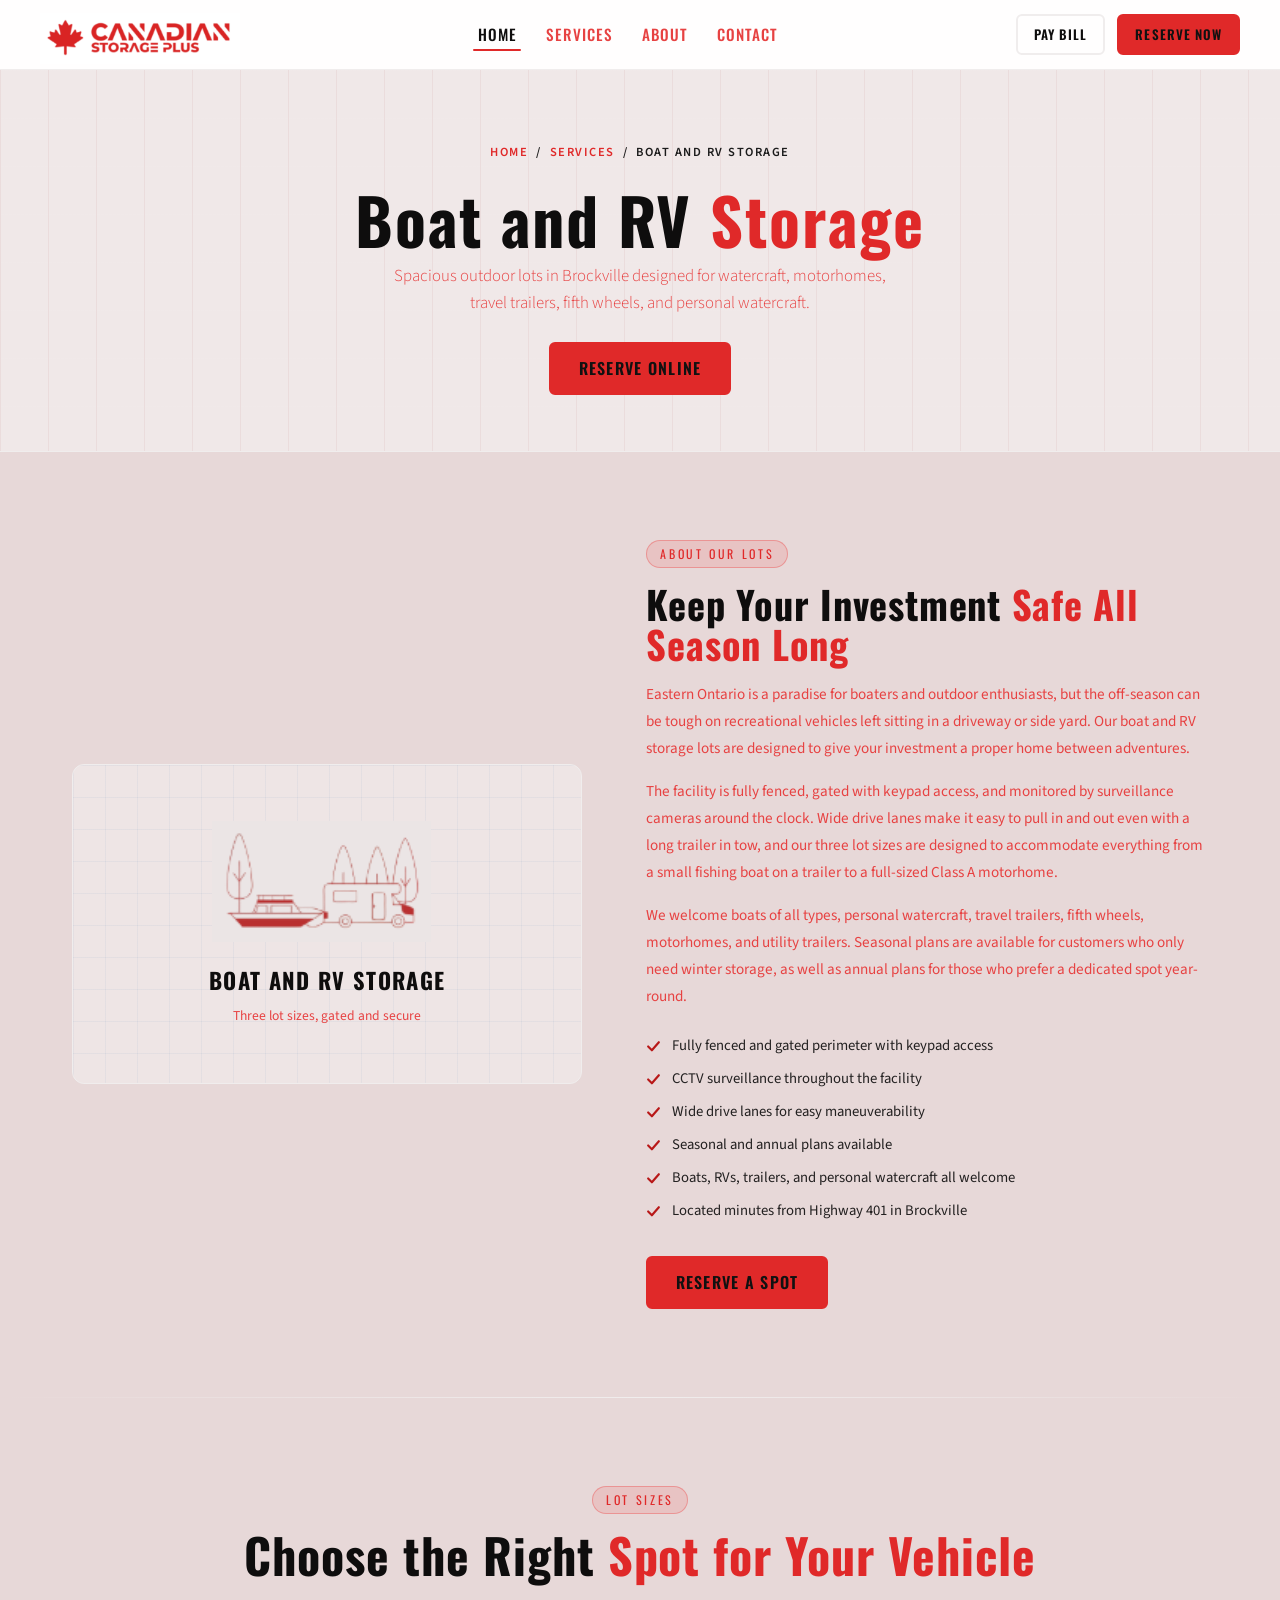
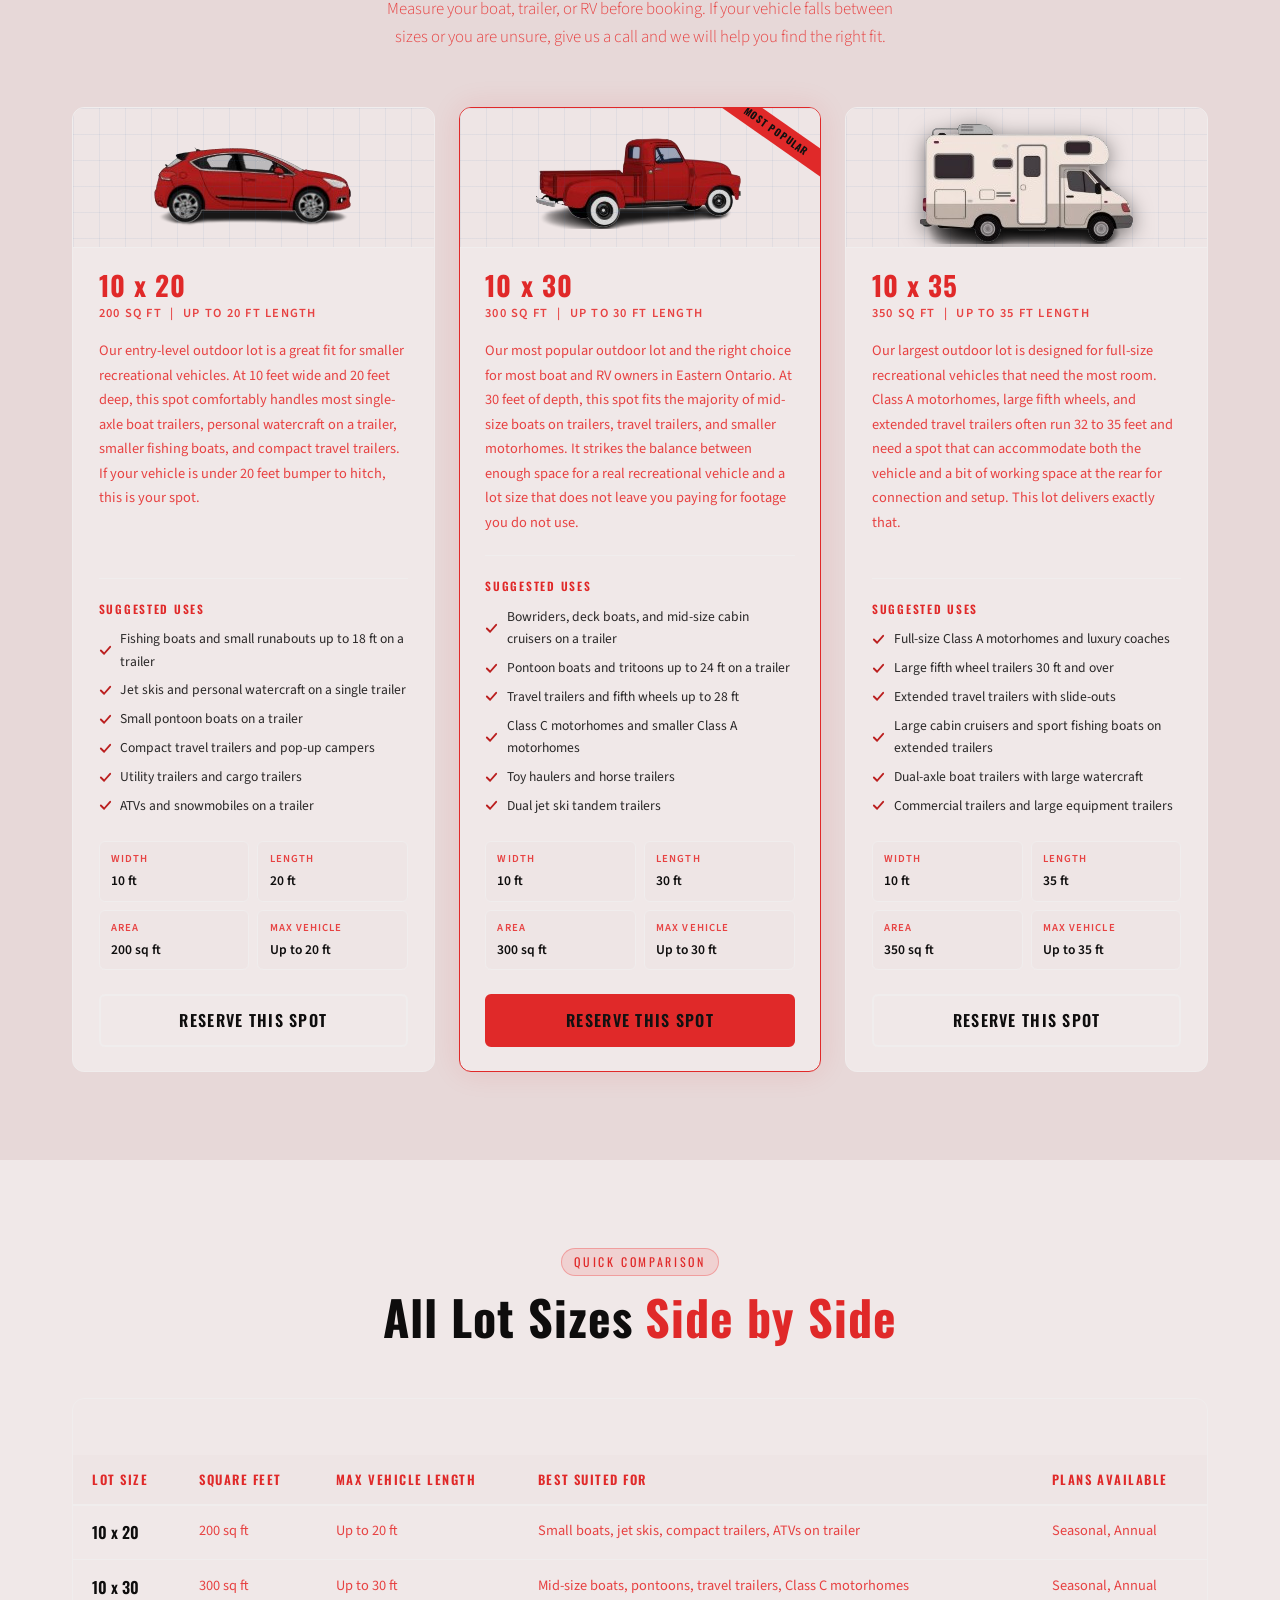
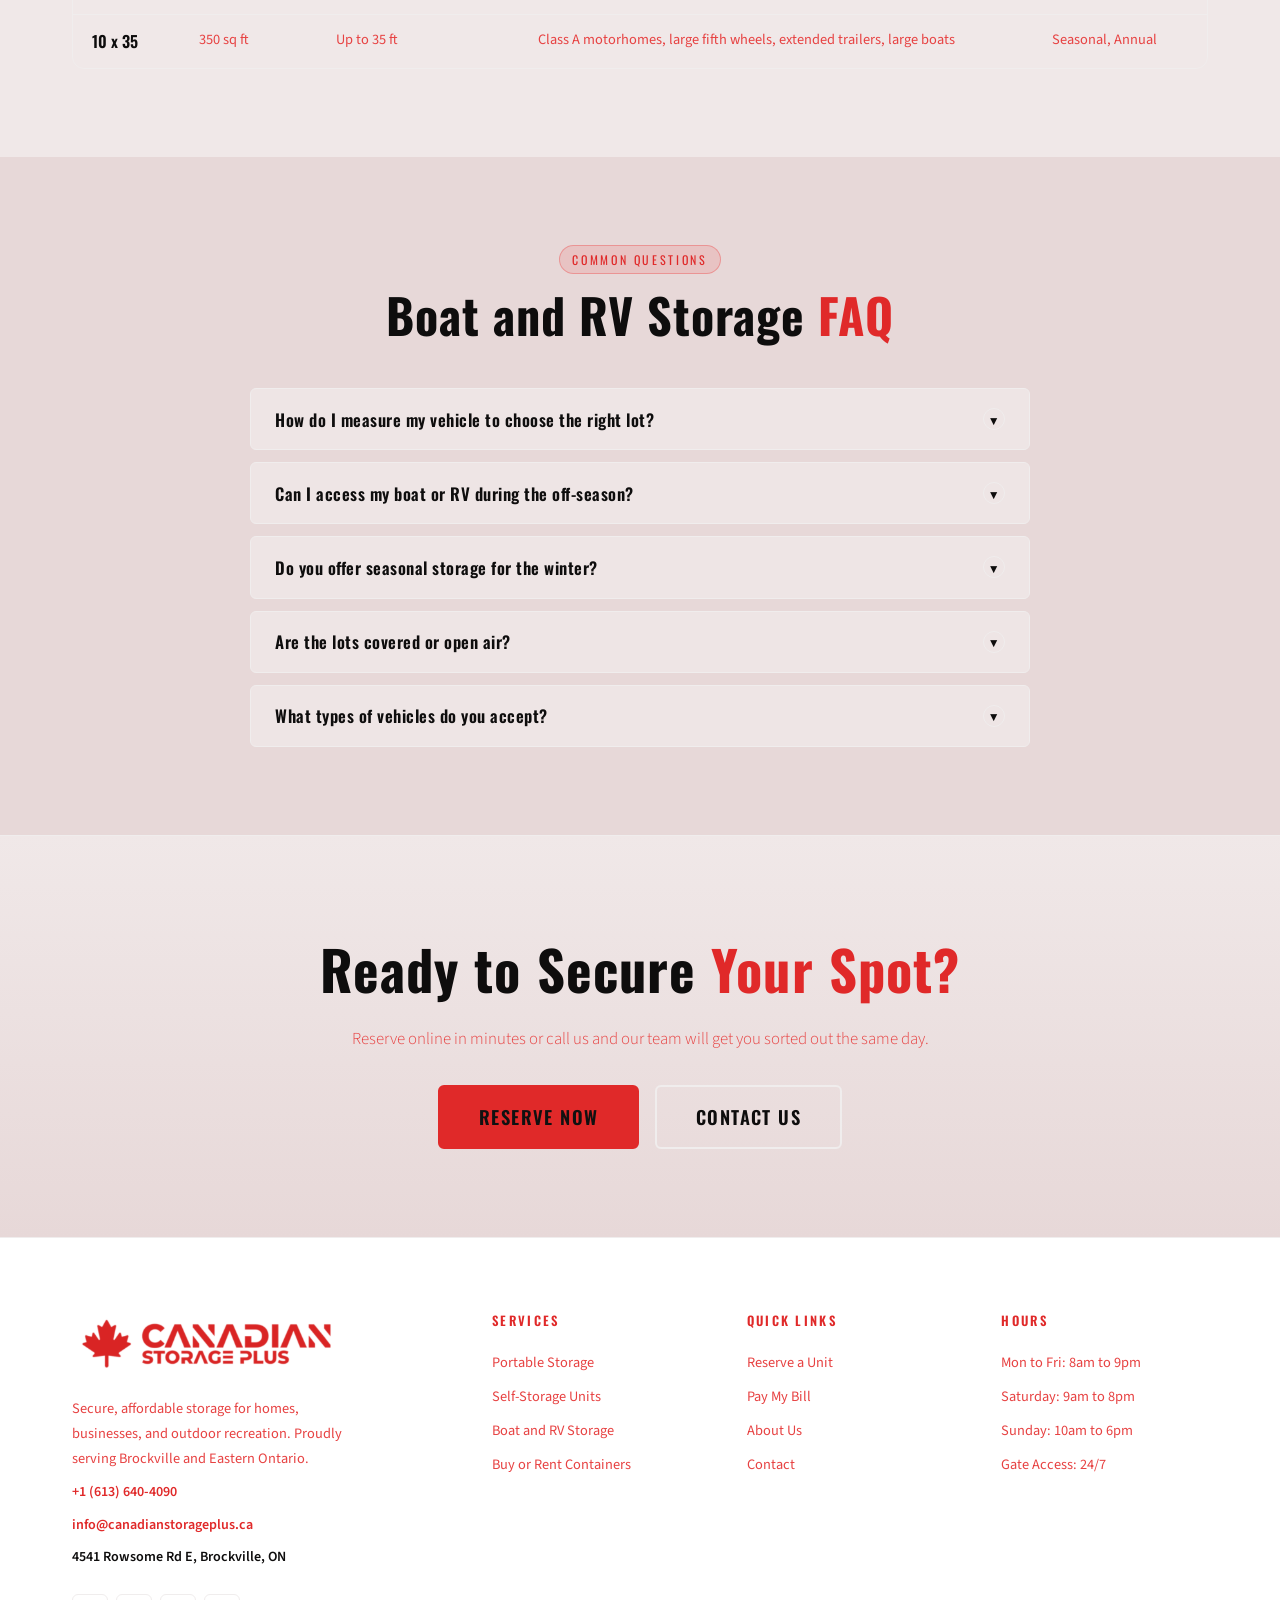
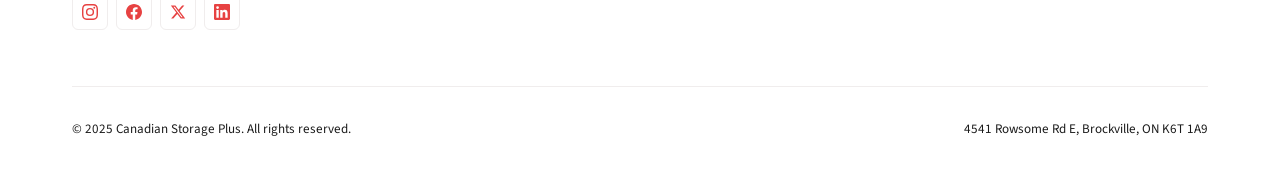
<file: boat-rv-storage/index.html>
<!DOCTYPE html>
<html lang="en">
  <head>
    <meta charset="UTF-8">
    <meta name="viewport" content="width=device-width, initial-scale=1.0">
    <title>Boat and RV Storage | Canadian Storage Plus</title>
    <meta name="description" content="Browse our full selection of 10ft, 20ft, and 40ft steel storage containers in Brockville, Ontario. New and used units available for rent or purchase.">
    <link rel="stylesheet" href="../styles.css">
    <link rel="icon" type="image/png" href="../assets/csp-icon.png">
  </head>
  <body class="page-top">
    <!-- ===================================================
        NAVBAR
    ==================================================== -->
    <!-- NAVBAR -->
      <nav id="navbar">
        <a href="../" class="nav-logo">
          <div class="nav-logo__icon">
            <img src="../assets/logo.png">
          </div>
        </a>
        <div class="nav-links">
          <a href="../" class="active">Home</a>
          <a href="../services">Services</a>
          <a href="../about">About</a>
          <a href="../contact">Contact</a>
        </div>
        <div class="nav-right">
          <a href="https://www.smdservers.net/SLWebSiteTemplate_V2/login.aspx?sCorpCode=Iiux7kWNhcp/ctygtxWSiw==&sLocationCode=F3e81MY3f4IcaovtqM7F3w==&1=1" target="_blank" class="btn btn--outline btn--sm">Pay Bill</a>
          <a href="https://www.smdservers.net/SLWebSiteTemplate_V2/ReserveMoveIn.aspx?sCorpCode=Iiux7kWNhcp%2fctygtxWSiw%3d%3d&sLocationCode=F3e81MY3f4IcaovtqM7F3w%3d%3d&1=1" target="_blank" class="btn btn--amber btn--sm">Reserve Now</a>
        </div>
        <button class="hamburger" aria-label="Menu">
          <span></span><span></span><span></span>
        </button>
      </nav>

      <!-- MOBILE NAV -->
      <div class="mobile-nav">
        <a href="../">Home</a>
        <a href="../services">Services</a>
        <a href="../about">About</a>
        <a href="../contact">Contact</a>
        <a href="https://www.smdservers.net/SLWebSiteTemplate_V2/login.aspx?sCorpCode=Iiux7kWNhcp/ctygtxWSiw==&sLocationCode=F3e81MY3f4IcaovtqM7F3w==&1=1" target="_blank" class="btn btn--outline">Pay Bill</a>
        <a href="https://www.smdservers.net/SLWebSiteTemplate_V2/ReserveMoveIn.aspx?sCorpCode=Iiux7kWNhcp%2fctygtxWSiw%3d%3d&sLocationCode=F3e81MY3f4IcaovtqM7F3w%3d%3d&1=1" target="_blank" class="btn btn--amber">Reserve Now</a>
      </div>
 
  <!-- PAGE HEADER -->
  <div class="page-header">
    <div class="page-header__grid"></div>
    <div class="container page-header__content">
      <div class="breadcrumb">
        <a href="index.html">Home</a>
        <span class="sep">/</span>
        <a href="services.html">Services</a>
        <span class="sep">/</span>
        <span>Boat and RV Storage</span>
      </div>
      <h1>Boat and RV <span>Storage</span></h1>
      <p>Spacious outdoor lots in Brockville designed for watercraft, motorhomes, travel trailers, fifth wheels, and personal watercraft.</p>
      <div style="margin-top:1.5rem;display:flex;align-items:center;justify-content:center;gap:1rem;flex-wrap:wrap;">
        <a href="https://www.smdservers.net/SLWebSiteTemplate_V2/ReserveMoveIn.aspx?sCorpCode=Iiux7kWNhcp%2fctygtxWSiw%3d%3d&sLocationCode=F3e81MY3f4IcaovtqM7F3w%3d%3d&1=1" class="btn btn--amber">Reserve Online</a>
      </div>
    </div>
  </div>
 
  <!-- INTRO -->
  <section class="section--dark">
    <div class="container">
      <div class="unit-intro">
        <div class="unit-intro__visual reveal">
          <img class = unit-intro__visual-icon src="../assets/boat.png" style = "margin-left: 6.7rem;">
          <div class="unit-intro__visual-title">Boat and RV Storage</div>
          <div class="unit-intro__visual-sub">Three lot sizes, gated and secure</div>
        </div>
        <div class="unit-intro__text reveal delay-1">
          <div class="section-label">About Our Lots</div>
          <h2>Keep Your Investment <span>Safe All Season Long</span></h2>
          <p>Eastern Ontario is a paradise for boaters and outdoor enthusiasts, but the off-season can be tough on recreational vehicles left sitting in a driveway or side yard. Our boat and RV storage lots are designed to give your investment a proper home between adventures.</p>
          <p>The facility is fully fenced, gated with keypad access, and monitored by surveillance cameras around the clock. Wide drive lanes make it easy to pull in and out even with a long trailer in tow, and our three lot sizes are designed to accommodate everything from a small fishing boat on a trailer to a full-sized Class A motorhome.</p>
          <p>We welcome boats of all types, personal watercraft, travel trailers, fifth wheels, motorhomes, and utility trailers. Seasonal plans are available for customers who only need winter storage, as well as annual plans for those who prefer a dedicated spot year-round.</p>
          <ul class="unit-intro__bullets">
            <li>Fully fenced and gated perimeter with keypad access</li>
            <li>CCTV surveillance throughout the facility</li>
            <li>Wide drive lanes for easy maneuverability</li>
            <li>Seasonal and annual plans available</li>
            <li>Boats, RVs, trailers, and personal watercraft all welcome</li>
            <li>Located minutes from Highway 401 in Brockville</li>
          </ul>
          <a href="https://www.smdservers.net/SLWebSiteTemplate_V2/ReserveMoveIn.aspx?sCorpCode=Iiux7kWNhcp%2fctygtxWSiw%3d%3d&sLocationCode=F3e81MY3f4IcaovtqM7F3w%3d%3d&1=1" class="btn btn--amber">Reserve a Spot</a>
        </div>
      </div>
    </div>
  </section>
 
  <div class="divider"></div>
 
  <!-- SIZE CARDS -->
  <section class="section section--dark">
    <div class="container">
      <div class="text-center reveal">
        <div class="section-label">Lot Sizes</div>
        <h2 class="section-title">Choose the Right <span>Spot for Your Vehicle</span></h2>
        <p class="section-sub">Measure your boat, trailer, or RV before booking. If your vehicle falls between sizes or you are unsure, give us a call and we will help you find the right fit.</p>
      </div>
 
      <div class="size-cards-grid">
 
        <!-- 10x20 -->
        <div class="size-card reveal delay-1">
          <div class="size-card__banner">
            <img src="../assets/car.png">
          </div>
          <div class="size-card__body">
            <div class="size-card__dims">10 x 20</div>
            <div class="size-card__sqft">200 sq ft &nbsp;|&nbsp; up to 20 ft length</div>
            <p class="size-card__desc">
              Our entry-level outdoor lot is a great fit for smaller recreational vehicles. At 10 feet wide and 20 feet deep, this spot comfortably handles most single-axle boat trailers, personal watercraft on a trailer, smaller fishing boats, and compact travel trailers. If your vehicle is under 20 feet bumper to hitch, this is your spot.
            </p>
            <div class="size-card__divider"></div>
            <div class="size-card__use-label">Suggested Uses</div>
            <ul class="size-card__uses">
              <li>Fishing boats and small runabouts up to 18 ft on a trailer</li>
              <li>Jet skis and personal watercraft on a single trailer</li>
              <li>Small pontoon boats on a trailer</li>
              <li>Compact travel trailers and pop-up campers</li>
              <li>Utility trailers and cargo trailers</li>
              <li>ATVs and snowmobiles on a trailer</li>
            </ul>
            <div class="size-card__specs">
              <div class="size-card__spec">
                <div class="spec-lbl">Width</div>
                <div class="spec-val">10 ft</div>
              </div>
              <div class="size-card__spec">
                <div class="spec-lbl">Length</div>
                <div class="spec-val">20 ft</div>
              </div>
              <div class="size-card__spec">
                <div class="spec-lbl">Area</div>
                <div class="spec-val">200 sq ft</div>
              </div>
              <div class="size-card__spec">
                <div class="spec-lbl">Max Vehicle</div>
                <div class="spec-val">Up to 20 ft</div>
              </div>
            </div>
            <a href="https://www.smdservers.net/SLWebSiteTemplate_V2/ReserveMoveIn.aspx?sCorpCode=Iiux7kWNhcp%2fctygtxWSiw%3d%3d&sLocationCode=F3e81MY3f4IcaovtqM7F3w%3d%3d&1=1" class="btn btn--outline btn--full">Reserve This Spot</a>
          </div>
        </div>
 
        <!-- 10x30 -->
        <div class="size-card featured reveal delay-2">
          <div class="size-card__banner">
            <div class="size-card__popular">Most Popular</div>
            <img src="../assets/truck.png" alt="Truck">
          </div>
          <div class="size-card__body">
            <div class="size-card__dims">10 x 30</div>
            <div class="size-card__sqft">300 sq ft &nbsp;|&nbsp; up to 30 ft length</div>
            <p class="size-card__desc">
              Our most popular outdoor lot and the right choice for most boat and RV owners in Eastern Ontario. At 30 feet of depth, this spot fits the majority of mid-size boats on trailers, travel trailers, and smaller motorhomes. It strikes the balance between enough space for a real recreational vehicle and a lot size that does not leave you paying for footage you do not use.
            </p>
            <div class="size-card__divider"></div>
            <div class="size-card__use-label">Suggested Uses</div>
            <ul class="size-card__uses">
              <li>Bowriders, deck boats, and mid-size cabin cruisers on a trailer</li>
              <li>Pontoon boats and tritoons up to 24 ft on a trailer</li>
              <li>Travel trailers and fifth wheels up to 28 ft</li>
              <li>Class C motorhomes and smaller Class A motorhomes</li>
              <li>Toy haulers and horse trailers</li>
              <li>Dual jet ski tandem trailers</li>
            </ul>
            <div class="size-card__specs">
              <div class="size-card__spec">
                <div class="spec-lbl">Width</div>
                <div class="spec-val">10 ft</div>
              </div>
              <div class="size-card__spec">
                <div class="spec-lbl">Length</div>
                <div class="spec-val">30 ft</div>
              </div>
              <div class="size-card__spec">
                <div class="spec-lbl">Area</div>
                <div class="spec-val">300 sq ft</div>
              </div>
              <div class="size-card__spec">
                <div class="spec-lbl">Max Vehicle</div>
                <div class="spec-val">Up to 30 ft</div>
              </div>
            </div>
            <a href="https://www.smdservers.net/SLWebSiteTemplate_V2/ReserveMoveIn.aspx?sCorpCode=Iiux7kWNhcp%2fctygtxWSiw%3d%3d&sLocationCode=F3e81MY3f4IcaovtqM7F3w%3d%3d&1=1" class="btn btn--amber btn--full">Reserve This Spot</a>
          </div>
        </div>
 
        <!-- 10x35 -->
        <div class="size-card reveal delay-3">
          <div class="size-card__banner">
            <img src="../assets/rv.png" alt="RV" class="size-card__emoji">
          </div>
          <div class="size-card__body">
            <div class="size-card__dims">10 x 35</div>
            <div class="size-card__sqft">350 sq ft &nbsp;|&nbsp; up to 35 ft length</div>
            <p class="size-card__desc">
              Our largest outdoor lot is designed for full-size recreational vehicles that need the most room. Class A motorhomes, large fifth wheels, and extended travel trailers often run 32 to 35 feet and need a spot that can accommodate both the vehicle and a bit of working space at the rear for connection and setup. This lot delivers exactly that.
            </p>
            <div class="size-card__divider"></div>
            <div class="size-card__use-label">Suggested Uses</div>
            <ul class="size-card__uses">
              <li>Full-size Class A motorhomes and luxury coaches</li>
              <li>Large fifth wheel trailers 30 ft and over</li>
              <li>Extended travel trailers with slide-outs</li>
              <li>Large cabin cruisers and sport fishing boats on extended trailers</li>
              <li>Dual-axle boat trailers with large watercraft</li>
              <li>Commercial trailers and large equipment trailers</li>
            </ul>
            <div class="size-card__specs">
              <div class="size-card__spec">
                <div class="spec-lbl">Width</div>
                <div class="spec-val">10 ft</div>
              </div>
              <div class="size-card__spec">
                <div class="spec-lbl">Length</div>
                <div class="spec-val">35 ft</div>
              </div>
              <div class="size-card__spec">
                <div class="spec-lbl">Area</div>
                <div class="spec-val">350 sq ft</div>
              </div>
              <div class="size-card__spec">
                <div class="spec-lbl">Max Vehicle</div>
                <div class="spec-val">Up to 35 ft</div>
              </div>
            </div>
            <a href="https://www.smdservers.net/SLWebSiteTemplate_V2/ReserveMoveIn.aspx?sCorpCode=Iiux7kWNhcp%2fctygtxWSiw%3d%3d&sLocationCode=F3e81MY3f4IcaovtqM7F3w%3d%3d&1=1" class="btn btn--outline btn--full">Reserve This Spot</a>
          </div>
        </div>
 
      </div>
    </div>
  </section>
 
  <!-- COMPARE TABLE -->
  <section class="section section--alt">
    <div class="container">
      <div class="text-center reveal">
        <div class="section-label">Quick Comparison</div>
        <h2 class="section-title">All Lot Sizes <span>Side by Side</span></h2>
      </div>
      <div class="reveal" style="overflow-x:auto;margin-top:3.5rem;border:1px solid var(--c-border);border-radius:var(--r-lg);overflow:hidden;">
        <table class="compare-table">
          <thead>
            <tr>
              <th>Lot Size</th>
              <th>Square Feet</th>
              <th>Max Vehicle Length</th>
              <th>Best Suited For</th>
              <th>Plans Available</th>
            </tr>
          </thead>
          <tbody>
            <tr>
              <td>10 x 20</td>
              <td>200 sq ft</td>
              <td>Up to 20 ft</td>
              <td>Small boats, jet skis, compact trailers, ATVs on trailer</td>
              <td>Seasonal, Annual</td>
            </tr>
            <tr>
              <td>10 x 30</td>
              <td>300 sq ft</td>
              <td>Up to 30 ft</td>
              <td>Mid-size boats, pontoons, travel trailers, Class C motorhomes</td>
              <td>Seasonal, Annual</td>
            </tr>
            <tr>
              <td>10 x 35</td>
              <td>350 sq ft</td>
              <td>Up to 35 ft</td>
              <td>Class A motorhomes, large fifth wheels, extended trailers, large boats</td>
              <td>Seasonal, Annual</td>
            </tr>
          </tbody>
        </table>
      </div>
    </div>
  </section>
 
  <!-- FAQ -->
  <section class="section section--dark">
    <div class="container">
      <div class="text-center reveal">
        <div class="section-label">Common Questions</div>
        <h2 class="section-title">Boat and RV Storage <span>FAQ</span></h2>
      </div>
      <div class="faq-strip reveal">
        <div class="faq-list">
          <div class="faq-item">
            <button class="faq-q">
              How do I measure my vehicle to choose the right lot?
              <span class="arrow">&#9660;</span>
            </button>
            <div class="faq-a">
              <div class="faq-a__inner">
                For boats, measure from the bow to the back of the trailer, not just the boat itself. For RVs, measure the total length from bumper to hitch or tow bar. You want your vehicle to fit comfortably within the lot with a few feet to spare at the back. If you are right on the edge between two sizes, always go with the larger lot.
              </div>
            </div>
          </div>
          <div class="faq-item">
            <button class="faq-q">
              Can I access my boat or RV during the off-season?
              <span class="arrow">&#9660;</span>
            </button>
            <div class="faq-a">
              <div class="faq-a__inner">
                Yes. All tenants receive a personal keypad code for the facility gate and can access their vehicle at any time, seven days a week. Whether you need to grab gear, do some maintenance, or retrieve an item from your RV in the middle of January, your spot is always accessible.
              </div>
            </div>
          </div>
          <div class="faq-item">
            <button class="faq-q">
              Do you offer seasonal storage for the winter?
              <span class="arrow">&#9660;</span>
            </button>
            <div class="faq-a">
              <div class="faq-a__inner">
                Yes. We offer seasonal plans designed specifically for customers who only need storage during the off-season. Seasonal storage typically runs from late fall through to early spring. Contact us to confirm current seasonal dates and availability before booking.
              </div>
            </div>
          </div>
          <div class="faq-item">
            <button class="faq-q">
              Are the lots covered or open air?
              <span class="arrow">&#9660;</span>
            </button>
            <div class="faq-a">
              <div class="faq-a__inner">
                Our standard lots are open-air outdoor spaces. For customers looking for covered protection from snow and UV exposure, ask us about covered canopy availability when you contact us. Covered spots are limited, so we recommend booking early if that is a priority for you.
              </div>
            </div>
          </div>
          <div class="faq-item">
            <button class="faq-q">
              What types of vehicles do you accept?
              <span class="arrow">&#9660;</span>
            </button>
            <div class="faq-a">
              <div class="faq-a__inner">
                We accept boats of all types on trailers, personal watercraft, motorhomes, travel trailers, fifth wheels, toy haulers, utility trailers, and enclosed cargo trailers. Vehicles must be road-worthy and insured. We do not accept abandoned or unregistered vehicles. If you have something unusual, just call us and we will confirm whether we can accommodate it.
              </div>
            </div>
          </div>
        </div>
      </div>
    </div>
  </section>
 
  <!-- CTA -->
  <div class="cta-strip">
    <div class="container">
      <h2>Ready to Secure <span>Your Spot?</span></h2>
      <p>Reserve online in minutes or call us and our team will get you sorted out the same day.</p>
      <div class="cta-strip__actions">
        <a href="https://www.smdservers.net/SLWebSiteTemplate_V2/ReserveMoveIn.aspx?sCorpCode=Iiux7kWNhcp%2fctygtxWSiw%3d%3d&sLocationCode=F3e81MY3f4IcaovtqM7F3w%3d%3d&1=1" class="btn btn--amber btn--lg">Reserve Now</a>
        <a href="../contact" class="btn btn--outline btn--lg">Contact Us</a>
      </div>
    </div>
  </div>
 
<!-- FOOTER -->
      <footer>
        <div class="container">
          <div class="footer-grid">
            <div class="footer-brand">
              <a href="../" class="nav-logo" style="text-decoration:none;">
                <img src="../assets/logo.png" alt="Canadian Storage Plus Logo">
              </a>
              <p>Secure, affordable storage for homes, businesses, and outdoor recreation. Proudly serving Brockville and Eastern Ontario.</p>
              <div class="contact-line"><strong><a href="tel:+16136404090" style="color:var(--c-amber);">+1 (613) 640-4090</a></strong></div>
              <div class="contact-line"><strong><a href="mailto:info@canadianstorageplus.com" style="color:var(--c-amber);">info@canadianstorageplus.ca</a></strong></div>
              <div class="contact-line"><strong>4541 Rowsome Rd E, Brockville, ON</strong></div>
              <div class="footer-social">
                <!-- Instagram -->
                <a href="https://www.instagram.com/canadianstorageplus/" target="_blank" rel="noopener noreferrer" aria-label="Instagram">
                  <svg viewBox="0 0 24 24" xmlns="http://www.w3.org/2000/svg"><path d="M12 2.163c3.204 0 3.584.012 4.85.07 3.252.148 4.771 1.691 4.919 4.919.058 1.265.069 1.645.069 4.849 0 3.205-.012 3.584-.069 4.849-.149 3.225-1.664 4.771-4.919 4.919-1.266.058-1.644.07-4.85.07-3.204 0-3.584-.012-4.849-.07-3.26-.149-4.771-1.699-4.919-4.92-.058-1.265-.07-1.644-.07-4.849 0-3.204.013-3.583.07-4.849.149-3.227 1.664-4.771 4.919-4.919 1.266-.057 1.645-.069 4.849-.069zM12 0C8.741 0 8.333.014 7.053.072 2.695.272.273 2.69.073 7.052.014 8.333 0 8.741 0 12c0 3.259.014 3.668.072 4.948.2 4.358 2.618 6.78 6.98 6.98C8.333 23.986 8.741 24 12 24c3.259 0 3.668-.014 4.948-.072 4.354-.2 6.782-2.618 6.979-6.98.059-1.28.073-1.689.073-4.948 0-3.259-.014-3.667-.072-4.947-.196-4.354-2.617-6.78-6.979-6.98C15.668.014 15.259 0 12 0zm0 5.838a6.162 6.162 0 100 12.324 6.162 6.162 0 000-12.324zM12 16a4 4 0 110-8 4 4 0 010 8zm6.406-11.845a1.44 1.44 0 100 2.881 1.44 1.44 0 000-2.881z"/></svg>
                </a>
                <!-- Facebook -->
                <a href="https://www.facebook.com/people/Canadian-Storage-Plus/61550598362220/" target="_blank" rel="noopener noreferrer" aria-label="Facebook">
                  <svg viewBox="0 0 24 24" xmlns="http://www.w3.org/2000/svg"><path d="M24 12.073C24 5.405 18.627 0 12 0S0 5.405 0 12.073C0 18.1 4.388 23.094 10.125 24v-8.437H7.078v-3.49h3.047V9.41c0-3.025 1.792-4.697 4.533-4.697 1.312 0 2.686.235 2.686.235v2.97h-1.513c-1.491 0-1.956.93-1.956 1.886v2.269h3.328l-.532 3.49h-2.796V24C19.612 23.094 24 18.1 24 12.073z"/></svg>
                </a>
                <!-- X / Twitter -->
                <a href="https://x.com/StoragePlusCA" target="_blank" rel="noopener noreferrer" aria-label="X (Twitter)">
                  <svg viewBox="0 0 24 24" xmlns="http://www.w3.org/2000/svg"><path d="M18.244 2.25h3.308l-7.227 8.26 8.502 11.24H16.17l-5.214-6.817L4.99 21.75H1.68l7.73-8.835L1.254 2.25H8.08l4.713 6.231zm-1.161 17.52h1.833L7.084 4.126H5.117z"/></svg>
                </a>
                <!-- LinkedIn -->
                <a href="https://www.linkedin.com/company/canadian-storage-plus/posts/?feedView=all" target="_blank" rel="noopener noreferrer" aria-label="LinkedIn">
                  <svg viewBox="0 0 24 24" xmlns="http://www.w3.org/2000/svg"><path d="M20.447 20.452h-3.554v-5.569c0-1.328-.027-3.037-1.852-3.037-1.853 0-2.136 1.445-2.136 2.939v5.667H9.351V9h3.414v1.561h.046c.477-.9 1.637-1.85 3.37-1.85 3.601 0 4.267 2.37 4.267 5.455v6.286zM5.337 7.433a2.062 2.062 0 01-2.063-2.065 2.064 2.064 0 112.063 2.065zm1.782 13.019H3.555V9h3.564v11.452zM22.225 0H1.771C.792 0 0 .774 0 1.729v20.542C0 23.227.792 24 1.771 24h20.451C23.2 24 24 23.227 24 22.271V1.729C24 .774 23.2 0 22.222 0h.003z"/></svg>
                </a>
              </div>
            </div>
            <div class="footer-col">
              <h4>Services</h4>
              <ul>
                <li><a href="../portable-storage">Portable Storage</a></li>
                <li><a href="../self-storage">Self-Storage Units</a></li>
                <li><a href="../boat-rv-storage">Boat and RV Storage</a></li>
                <li><a href="../containers">Buy or Rent Containers</a></li>
              </ul>
            </div>
            <div class="footer-col">
              <h4>Quick Links</h4>
              <ul>
                <li><a href="https://www.smdservers.net/SLWebSiteTemplate_V2/ReserveMoveIn.aspx?sCorpCode=Iiux7kWNhcp%2fctygtxWSiw%3d%3d&sLocationCode=F3e81MY3f4IcaovtqM7F3w%3d%3d&1=1" target="_blank">Reserve a Unit</a></li>
                <li><a href="https://www.smdservers.net/SLWebSiteTemplate_V2/login.aspx?sCorpCode=Iiux7kWNhcp/ctygtxWSiw==&sLocationCode=F3e81MY3f4IcaovtqM7F3w==&1=1" target="_blank">Pay My Bill</a></li>
                <li><a href="../about">About Us</a></li>
                <li><a href="../contact">Contact</a></li>
              </ul>
            </div>
            <div class="footer-col">
              <h4>Hours</h4>
              <ul>
                <li>Mon to Fri: 8am to 9pm</li>
                <li>Saturday: 9am to 8pm</li>
                <li>Sunday: 10am to 6pm</li>
                <li>Gate Access: 24/7</li>
              </ul>
            </div>
          </div>
          <div class="footer-bottom">
            <span>&#169; 2025 Canadian Storage Plus. All rights reserved.</span>
            <span>4541 Rowsome Rd E, Brockville, ON K6T 1A9</span>
          </div>
        </div>
      </footer>
 
  <script src="../main.js"></script>
  <!--Start of Tawk.to Script-->
  <script type="text/javascript">
    var Tawk_API=Tawk_API||{}, Tawk_LoadStart=new Date();
    (function(){
      var s1=document.createElement("script"),s0=document.getElementsByTagName("script")[0];
      s1.async=true;
      s1.src='https://embed.tawk.to/64e5684394cf5d49dc6bf402/1h8g1uid9';
      s1.charset='UTF-8';
      s1.setAttribute('crossorigin','*');
      s0.parentNode.insertBefore(s1,s0);
    })();
  </script>
  <!--End of Tawk.to Script-->
</body>
</html>
</file>
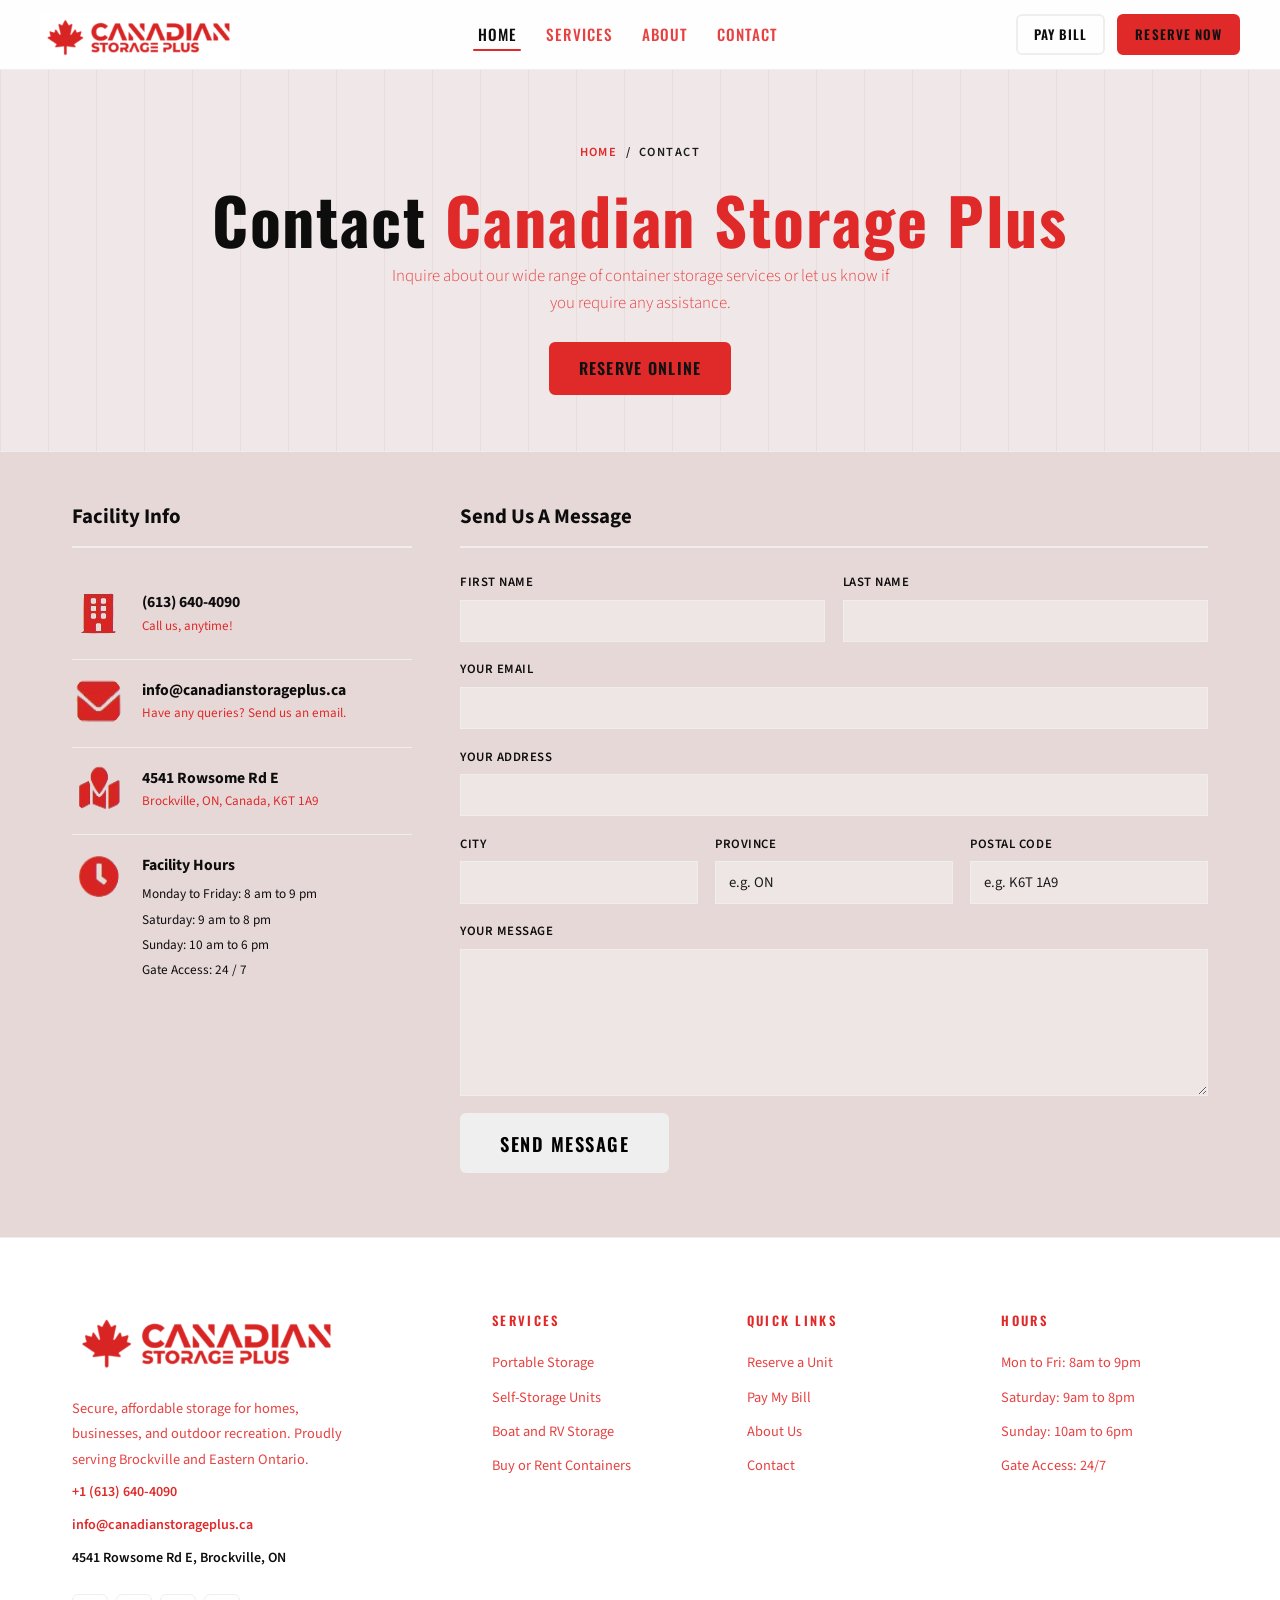
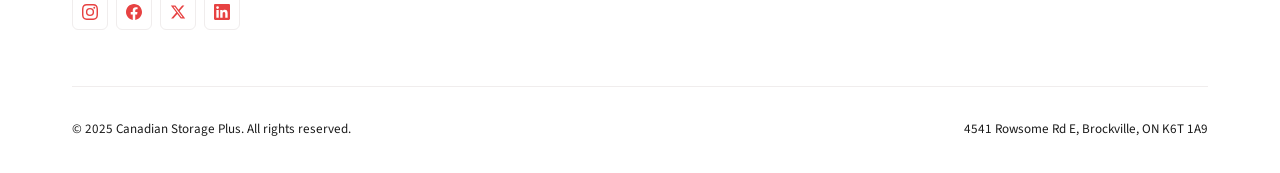
<file: contact/index.html>
<!DOCTYPE html>
<html lang="en">
  <head>
    <meta charset="UTF-8">
    <meta name="viewport" content="width=device-width, initial-scale=1.0">
    <title>Contact Us | Canadian Storage Plus</title>
    <meta name="description" content="Browse our full selection of 10ft, 20ft, and 40ft steel storage containers in Brockville, Ontario. New and used units available for rent or purchase.">
    <link rel="stylesheet" href="../styles.css">
    <link rel="icon" type="image/png" href="../assets/csp-icon.png">
  </head>
  <body class="page-top">
  
    <!-- ===================================================
        NAVBAR
    ==================================================== -->
    <!-- NAVBAR -->
      <nav id="navbar">
        <a href="../" class="nav-logo">
          <div class="nav-logo__icon">
            <img src="../assets/logo.png">
          </div>
        </a>
        <div class="nav-links">
          <a href="../" class="active">Home</a>
          <a href="../services">Services</a>
          <a href="../about">About</a>
          <a href="../contact">Contact</a>
        </div>
        <div class="nav-right">
          <a href="https://www.smdservers.net/SLWebSiteTemplate_V2/login.aspx?sCorpCode=Iiux7kWNhcp/ctygtxWSiw==&sLocationCode=F3e81MY3f4IcaovtqM7F3w==&1=1" target="_blank" class="btn btn--outline btn--sm">Pay Bill</a>
          <a href="https://www.smdservers.net/SLWebSiteTemplate_V2/ReserveMoveIn.aspx?sCorpCode=Iiux7kWNhcp%2fctygtxWSiw%3d%3d&sLocationCode=F3e81MY3f4IcaovtqM7F3w%3d%3d&1=1" target="_blank" class="btn btn--amber btn--sm">Reserve Now</a>
        </div>
        <button class="hamburger" aria-label="Menu">
          <span></span><span></span><span></span>
        </button>
      </nav>

      <!-- MOBILE NAV -->
      <div class="mobile-nav">
        <a href="../">Home</a>
        <a href="../services">Services</a>
        <a href="../about">About</a>
        <a href="../contact">Contact</a>
        <a href="https://www.smdservers.net/SLWebSiteTemplate_V2/login.aspx?sCorpCode=Iiux7kWNhcp/ctygtxWSiw==&sLocationCode=F3e81MY3f4IcaovtqM7F3w==&1=1" target="_blank" class="btn btn--outline">Pay Bill</a>
        <a href="https://www.smdservers.net/SLWebSiteTemplate_V2/ReserveMoveIn.aspx?sCorpCode=Iiux7kWNhcp%2fctygtxWSiw%3d%3d&sLocationCode=F3e81MY3f4IcaovtqM7F3w%3d%3d&1=1" target="_blank" class="btn btn--amber">Reserve Now</a>
      </div>
  
    <!-- ===================================================
        PAGE HEADER
    ==================================================== -->
    <div class="page-header">
      <div class="page-header__grid"></div>
      <div class="container page-header__content">
        <div class="breadcrumb">
          <a href="../">Home</a>
          <span class="sep">/</span>
          <span>Contact</span>
        </div>
        <h1>Contact <span>Canadian Storage Plus</span></h1>
        <p>Inquire about our wide range of container storage services or let us know if you require any assistance.</p>
        <div style="margin-top:1.5rem;display:flex;align-items:center;justify-content:center;gap:1rem;flex-wrap:wrap;">
          <a href="https://www.smdservers.net/SLWebSiteTemplate_V2/ReserveMoveIn.aspx?sCorpCode=Iiux7kWNhcp%2fctygtxWSiw%3d%3d&sLocationCode=F3e81MY3f4IcaovtqM7F3w%3d%3d&1=1" class="btn btn--amber">Reserve Online</a>
        </div>
      </div>
    </div>

  <!-- ===================================================
        MAIN CONTACT SECTION
    ==================================================== -->
    <div class="container">
      <div class="contact-layout">
  
        <!-- ── LEFT: Facility Info ──────────────────────── -->
        <aside>
          <h2 class="contact-info__heading">Facility Info</h2>
  
          <div class="contact-info-list">
  
            <!-- Phone -->
            <div class="contact-info-item reveal">
              <img src="../assets/building-icon.png" alt="Building Icon" class="contact-info-item__icon">
              <div class="contact-info-item__body">
                <div class="contact-info-item__title">
                  <a href="tel:+16136404090">(613) 640-4090</a>
                </div>
                <div class="contact-info-item__sub">Call us, anytime!</div>
              </div>
            </div>
  
            <!-- Email -->
            <div class="contact-info-item reveal delay-1">
              <img src="../assets/email-icon.png" alt="Email Icon" class="contact-info-item__icon" width="24" height="24">
              <div class="contact-info-item__body">
                <div class="contact-info-item__title">
                  <a href="mailto:info@canadianstorageplus.ca">info@canadianstorageplus.ca</a>
                </div>
                <div class="contact-info-item__sub">Have any queries? Send us an email.</div>
              </div>
            </div>
  
            <!-- Address -->
            <div class="contact-info-item reveal delay-2">
              <img src="../assets/map-icon.png" alt="Map Icon" class="contact-info-item__icon">
              <div class="contact-info-item__body">
                <div class="contact-info-item__title">4541 Rowsome Rd E</div>
                <div class="contact-info-item__sub">Brockville, ON, Canada, K6T 1A9</div>
              </div>
            </div>
  
            <!-- Hours -->
            <div class="contact-info-item reveal delay-3">
              <img src="../assets/time-icon.png" alt="Time Icon" class="contact-info-item__icon">
              <div class="contact-info-item__body">
                <div class="contact-info-item__title">Facility Hours</div>
                <ul class="contact-hours-list">
                  <li>Monday to Friday: 8 am to 9 pm</li>
                  <li>Saturday: 9 am to 8 pm</li>
                  <li>Sunday: 10 am to 6 pm</li>
                  <li>Gate Access: 24 / 7</li>
                </ul>
              </div>
            </div>
  
          </div>
        </aside>
  
        <!-- ── RIGHT: Send Us A Message ─────────────────── -->
        <main>
          <h2 class="contact-form__heading">Send Us A Message</h2>
  
          <!-- Form body (hidden on success) -->
          <div id="contactFormBody">
            <form id="contactPageForm" class="contact-form" action="https://submit-form.com/zbyvSgQP9" method="POST">
              <input type="checkbox" name="_honeypot" style="display:none" tabindex="-1" autocomplete="off">
              <!-- First Name / Last Name -->
              <div class="contact-form-grid">
                <div class="form-group">
                  <label for="cfFirstName">First Name</label>
                  <input type="text" id="cfFirstName" name="first_name" placeholder="" required>
                </div>
                <div class="form-group">
                  <label for="cfLastName">Last Name</label>
                  <input type="text" id="cfLastName" name="last_name" placeholder="" required>
                </div>
              </div>

              <!-- Email -->
              <div class="contact-form-grid" style="grid-template-columns: 1fr;">
                <div class="form-group">
                  <label for="cfEmail">Your Email</label>
                  <input type="email" id="cfEmail" name="email" placeholder="" required>
                </div>
              </div>

              <!-- Address -->
              <div class="contact-form-grid" style="grid-template-columns: 1fr;">
                <div class="form-group">
                  <label for="cfAddress">Your Address</label>
                  <input type="text" id="cfAddress" name="address" placeholder="" required>
                </div>
              </div>
  
              <!-- City / State (Province) / Postal Code -->
              <div class="contact-form-grid contact-form-grid--three">
                <div class="form-group">
                  <label for="cfCity">City</label>
                  <input type="text" id="cfCity" name="city" placeholder="" required>
                </div>
                <div class="form-group">
                  <label for="cfProvince">Province</label>
                  <input type="text" id="cfProvince" name="province" placeholder="e.g. ON" required>
                </div>
                <div class="form-group">
                  <label for="cfPostal">Postal Code</label>
                  <input type="text" id="cfPostal" name="postal_code" placeholder="e.g. K6T 1A9" required>
                </div>
              </div>
  
              <!-- Message -->
              <div class="contact-form-grid" style="grid-template-columns: 1fr;">
                <div class="form-group">
                  <label for="cfMessage">Your Message</label>
                  <textarea id="cfMessage" name="message" rows="6" placeholder="" required></textarea>
                </div>
              </div>
  
              <div>
                <button type="submit" class="btn btn--send btn--lg">Send Message</button>
              </div>
  
            </form>
          </div>
  
          <!-- Success state -->
          <div id="contactSuccess" class="contact-success">
            <div class="contact-success__icon">&#10003;</div>
            <h3>Message Sent!</h3>
            <p>Thank you for reaching out. A member of our team will get back to you within one business day.</p>
            <div style="margin-top:2rem;display:flex;gap:1rem;justify-content:center;flex-wrap:wrap;">
              <a href="../" class="btn btn--outline">Back to Home</a>
              <a href="tel:+16136404090" class="btn btn--steel">Call (613) 640-4090</a>
            </div>
          </div>
  
        </main>
  
      </div>
    </div>

    <!-- FOOTER -->
      <footer>
        <div class="container">
          <div class="footer-grid">
            <div class="footer-brand">
              <a href="../" class="nav-logo" style="text-decoration:none;">
                <img src="../assets/logo.png" alt="Canadian Storage Plus Logo">
              </a>
              <p>Secure, affordable storage for homes, businesses, and outdoor recreation. Proudly serving Brockville and Eastern Ontario.</p>
              <div class="contact-line"><strong><a href="tel:+16136404090" style="color:var(--c-amber);">+1 (613) 640-4090</a></strong></div>
              <div class="contact-line"><strong><a href="mailto:info@canadianstorageplus.com" style="color:var(--c-amber);">info@canadianstorageplus.ca</a></strong></div>
              <div class="contact-line"><strong>4541 Rowsome Rd E, Brockville, ON</strong></div>
              <div class="footer-social">
                <!-- Instagram -->
                <a href="https://www.instagram.com/canadianstorageplus/" target="_blank" rel="noopener noreferrer" aria-label="Instagram">
                  <svg viewBox="0 0 24 24" xmlns="http://www.w3.org/2000/svg"><path d="M12 2.163c3.204 0 3.584.012 4.85.07 3.252.148 4.771 1.691 4.919 4.919.058 1.265.069 1.645.069 4.849 0 3.205-.012 3.584-.069 4.849-.149 3.225-1.664 4.771-4.919 4.919-1.266.058-1.644.07-4.85.07-3.204 0-3.584-.012-4.849-.07-3.26-.149-4.771-1.699-4.919-4.92-.058-1.265-.07-1.644-.07-4.849 0-3.204.013-3.583.07-4.849.149-3.227 1.664-4.771 4.919-4.919 1.266-.057 1.645-.069 4.849-.069zM12 0C8.741 0 8.333.014 7.053.072 2.695.272.273 2.69.073 7.052.014 8.333 0 8.741 0 12c0 3.259.014 3.668.072 4.948.2 4.358 2.618 6.78 6.98 6.98C8.333 23.986 8.741 24 12 24c3.259 0 3.668-.014 4.948-.072 4.354-.2 6.782-2.618 6.979-6.98.059-1.28.073-1.689.073-4.948 0-3.259-.014-3.667-.072-4.947-.196-4.354-2.617-6.78-6.979-6.98C15.668.014 15.259 0 12 0zm0 5.838a6.162 6.162 0 100 12.324 6.162 6.162 0 000-12.324zM12 16a4 4 0 110-8 4 4 0 010 8zm6.406-11.845a1.44 1.44 0 100 2.881 1.44 1.44 0 000-2.881z"/></svg>
                </a>
                <!-- Facebook -->
                <a href="https://www.facebook.com/people/Canadian-Storage-Plus/61550598362220/" target="_blank" rel="noopener noreferrer" aria-label="Facebook">
                  <svg viewBox="0 0 24 24" xmlns="http://www.w3.org/2000/svg"><path d="M24 12.073C24 5.405 18.627 0 12 0S0 5.405 0 12.073C0 18.1 4.388 23.094 10.125 24v-8.437H7.078v-3.49h3.047V9.41c0-3.025 1.792-4.697 4.533-4.697 1.312 0 2.686.235 2.686.235v2.97h-1.513c-1.491 0-1.956.93-1.956 1.886v2.269h3.328l-.532 3.49h-2.796V24C19.612 23.094 24 18.1 24 12.073z"/></svg>
                </a>
                <!-- X / Twitter -->
                <a href="https://x.com/StoragePlusCA" target="_blank" rel="noopener noreferrer" aria-label="X (Twitter)">
                  <svg viewBox="0 0 24 24" xmlns="http://www.w3.org/2000/svg"><path d="M18.244 2.25h3.308l-7.227 8.26 8.502 11.24H16.17l-5.214-6.817L4.99 21.75H1.68l7.73-8.835L1.254 2.25H8.08l4.713 6.231zm-1.161 17.52h1.833L7.084 4.126H5.117z"/></svg>
                </a>
                <!-- LinkedIn -->
                <a href="https://www.linkedin.com/company/canadian-storage-plus/posts/?feedView=all" target="_blank" rel="noopener noreferrer" aria-label="LinkedIn">
                  <svg viewBox="0 0 24 24" xmlns="http://www.w3.org/2000/svg"><path d="M20.447 20.452h-3.554v-5.569c0-1.328-.027-3.037-1.852-3.037-1.853 0-2.136 1.445-2.136 2.939v5.667H9.351V9h3.414v1.561h.046c.477-.9 1.637-1.85 3.37-1.85 3.601 0 4.267 2.37 4.267 5.455v6.286zM5.337 7.433a2.062 2.062 0 01-2.063-2.065 2.064 2.064 0 112.063 2.065zm1.782 13.019H3.555V9h3.564v11.452zM22.225 0H1.771C.792 0 0 .774 0 1.729v20.542C0 23.227.792 24 1.771 24h20.451C23.2 24 24 23.227 24 22.271V1.729C24 .774 23.2 0 22.222 0h.003z"/></svg>
                </a>
              </div>
            </div>
            <div class="footer-col">
              <h4>Services</h4>
              <ul>
                <li><a href="../portable-storage">Portable Storage</a></li>
                <li><a href="../self-storage">Self-Storage Units</a></li>
                <li><a href="../boat-rv-storage">Boat and RV Storage</a></li>
                <li><a href="../containers">Buy or Rent Containers</a></li>
              </ul>
            </div>
            <div class="footer-col">
              <h4>Quick Links</h4>
              <ul>
                <li><a href="https://www.smdservers.net/SLWebSiteTemplate_V2/ReserveMoveIn.aspx?sCorpCode=Iiux7kWNhcp%2fctygtxWSiw%3d%3d&sLocationCode=F3e81MY3f4IcaovtqM7F3w%3d%3d&1=1" target="_blank">Reserve a Unit</a></li>
                <li><a href="https://www.smdservers.net/SLWebSiteTemplate_V2/login.aspx?sCorpCode=Iiux7kWNhcp/ctygtxWSiw==&sLocationCode=F3e81MY3f4IcaovtqM7F3w==&1=1" target="_blank">Pay My Bill</a></li>
                <li><a href="../about">About Us</a></li>
                <li><a href="../contact">Contact</a></li>
              </ul>
            </div>
            <div class="footer-col">
              <h4>Hours</h4>
              <ul>
                <li>Mon to Fri: 8am to 9pm</li>
                <li>Saturday: 9am to 8pm</li>
                <li>Sunday: 10am to 6pm</li>
                <li>Gate Access: 24/7</li>
              </ul>
            </div>
          </div>
          <div class="footer-bottom">
            <span>&#169; 2025 Canadian Storage Plus. All rights reserved.</span>
            <span>4541 Rowsome Rd E, Brockville, ON K6T 1A9</span>
          </div>
        </div>
      </footer>

    <script src="../main.js"></script>
    <script>
      (function () {
        const form        = document.getElementById('contactPageForm');
        const formBody    = document.getElementById('contactFormBody');
        const successBox  = document.getElementById('contactSuccess');
  
        if (!form) return;
  
        // Convert FormData into a plain object FormSpark can parse as JSON
        function formDataToObject(formData) {
          const obj = {};
          formData.forEach(function (value, key) {
            obj[key] = value;
          });
          return obj;
        }
  
        form.addEventListener('submit', function (e) {
          e.preventDefault();
  
          const submitBtn = form.querySelector('button[type="submit"]');
          const originalLabel = submitBtn.textContent;
          submitBtn.disabled = true;
          submitBtn.textContent = 'Sending...';
  
          const payload = formDataToObject(new FormData(form));
  
          fetch(form.action, {
            method: 'POST',
            headers: {
              'Content-Type': 'application/json',
              'Accept': 'application/json'
            },
            body: JSON.stringify(payload)
          })
            .then(function (response) {
              if (response.ok) {
                // Success: swap the form for the confirmation message
                if (formBody)   formBody.style.display = 'none';
                if (successBox) successBox.style.display = 'block';
              } else {
                response.json().then(function (data) {
                  console.error('FormSpark rejected the submission:', data);
                }).catch(function () {
                  console.error('FormSpark rejected the submission. HTTP status:', response.status);
                });
                submitBtn.disabled = false;
                submitBtn.textContent = originalLabel;
                alert('Sorry, something went wrong sending your message. Please try again or call us at (613) 640-4090.');
              }
            })
            .catch(function (err) {
              console.error('Network error submitting contact form:', err);
              submitBtn.disabled = false;
              submitBtn.textContent = originalLabel;
              alert('Sorry, something went wrong sending your message. Please try again or call us at (613) 640-4090.');
            });
        });
      })();
    </script>
    <!--Start of Tawk.to Script-->
    <script type="text/javascript">
      var Tawk_API=Tawk_API||{}, Tawk_LoadStart=new Date();
      (function(){
        var s1=document.createElement("script"),s0=document.getElementsByTagName("script")[0];
        s1.async=true;
        s1.src='https://embed.tawk.to/64e5684394cf5d49dc6bf402/1h8g1uid9';
        s1.charset='UTF-8';
        s1.setAttribute('crossorigin','*');
        s0.parentNode.insertBefore(s1,s0);
      })();
    </script>
    <!--End of Tawk.to Script-->
  </body>
</html>
</file>
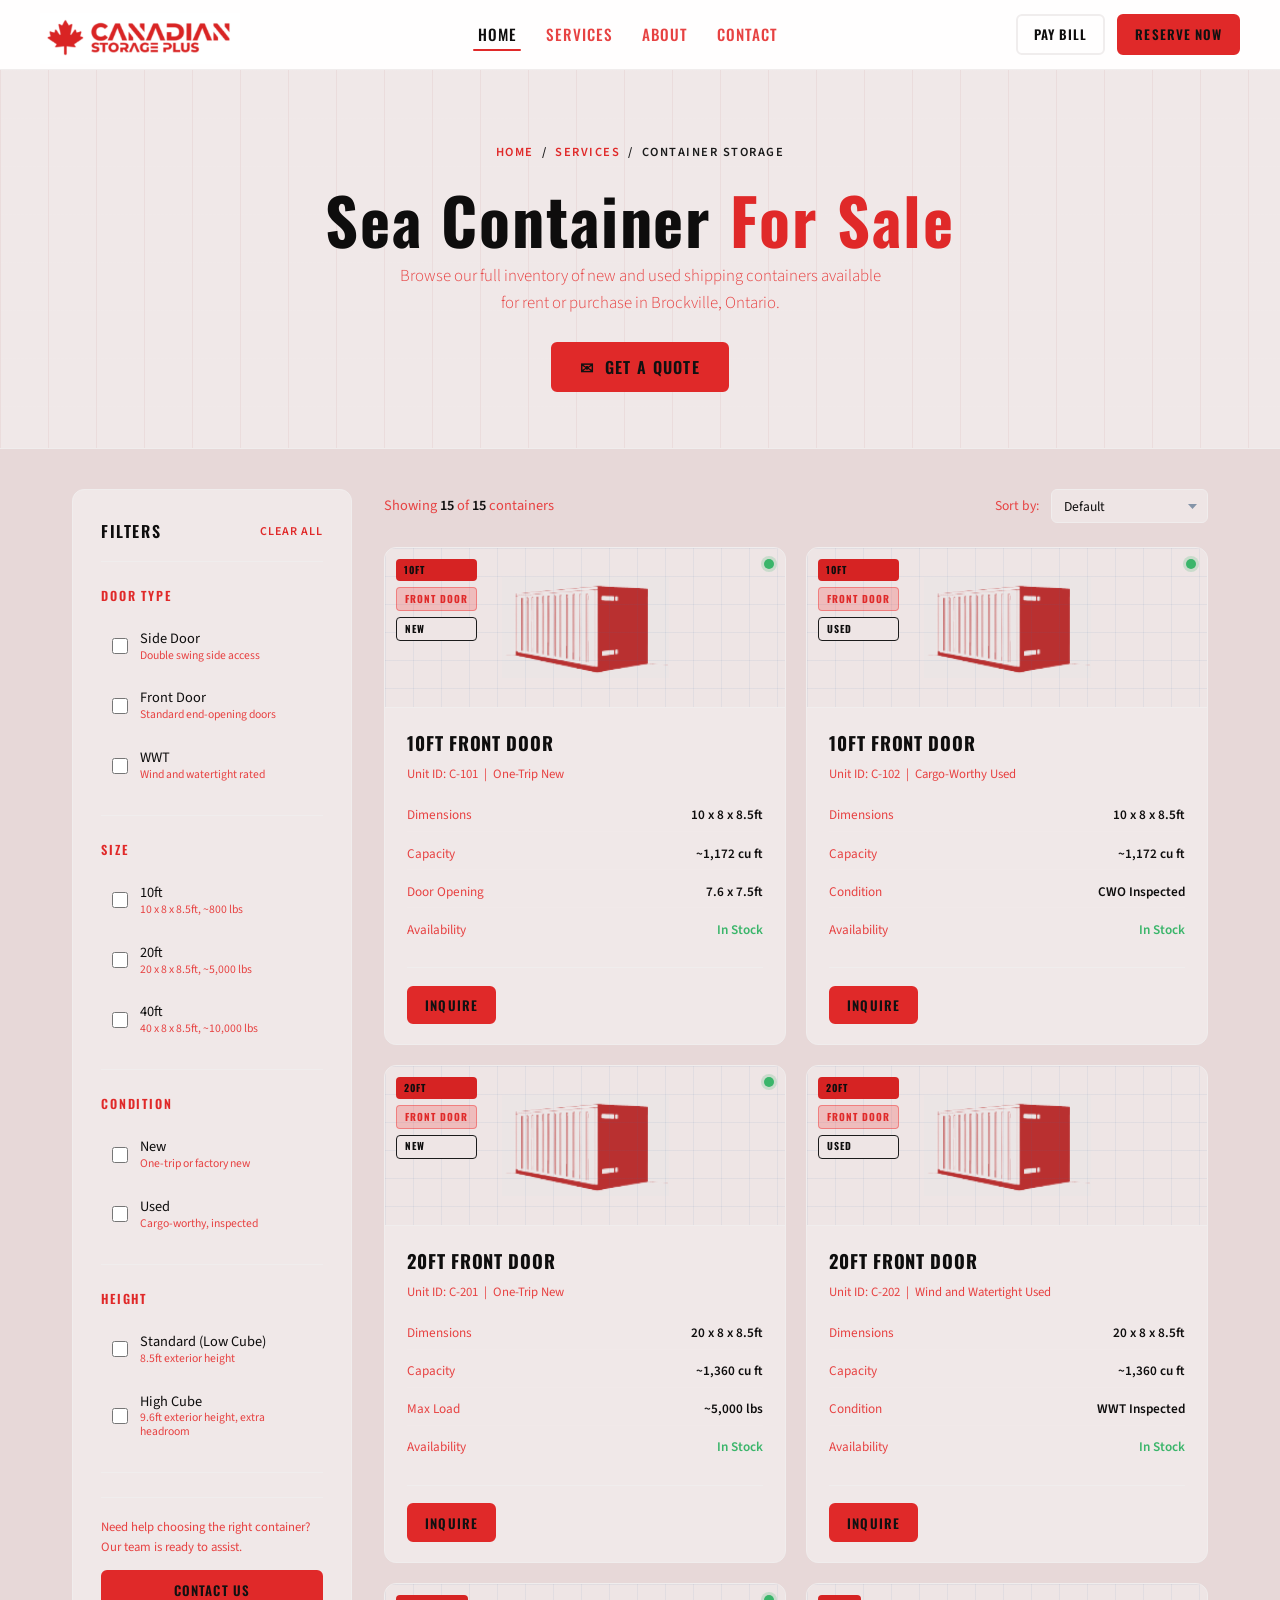
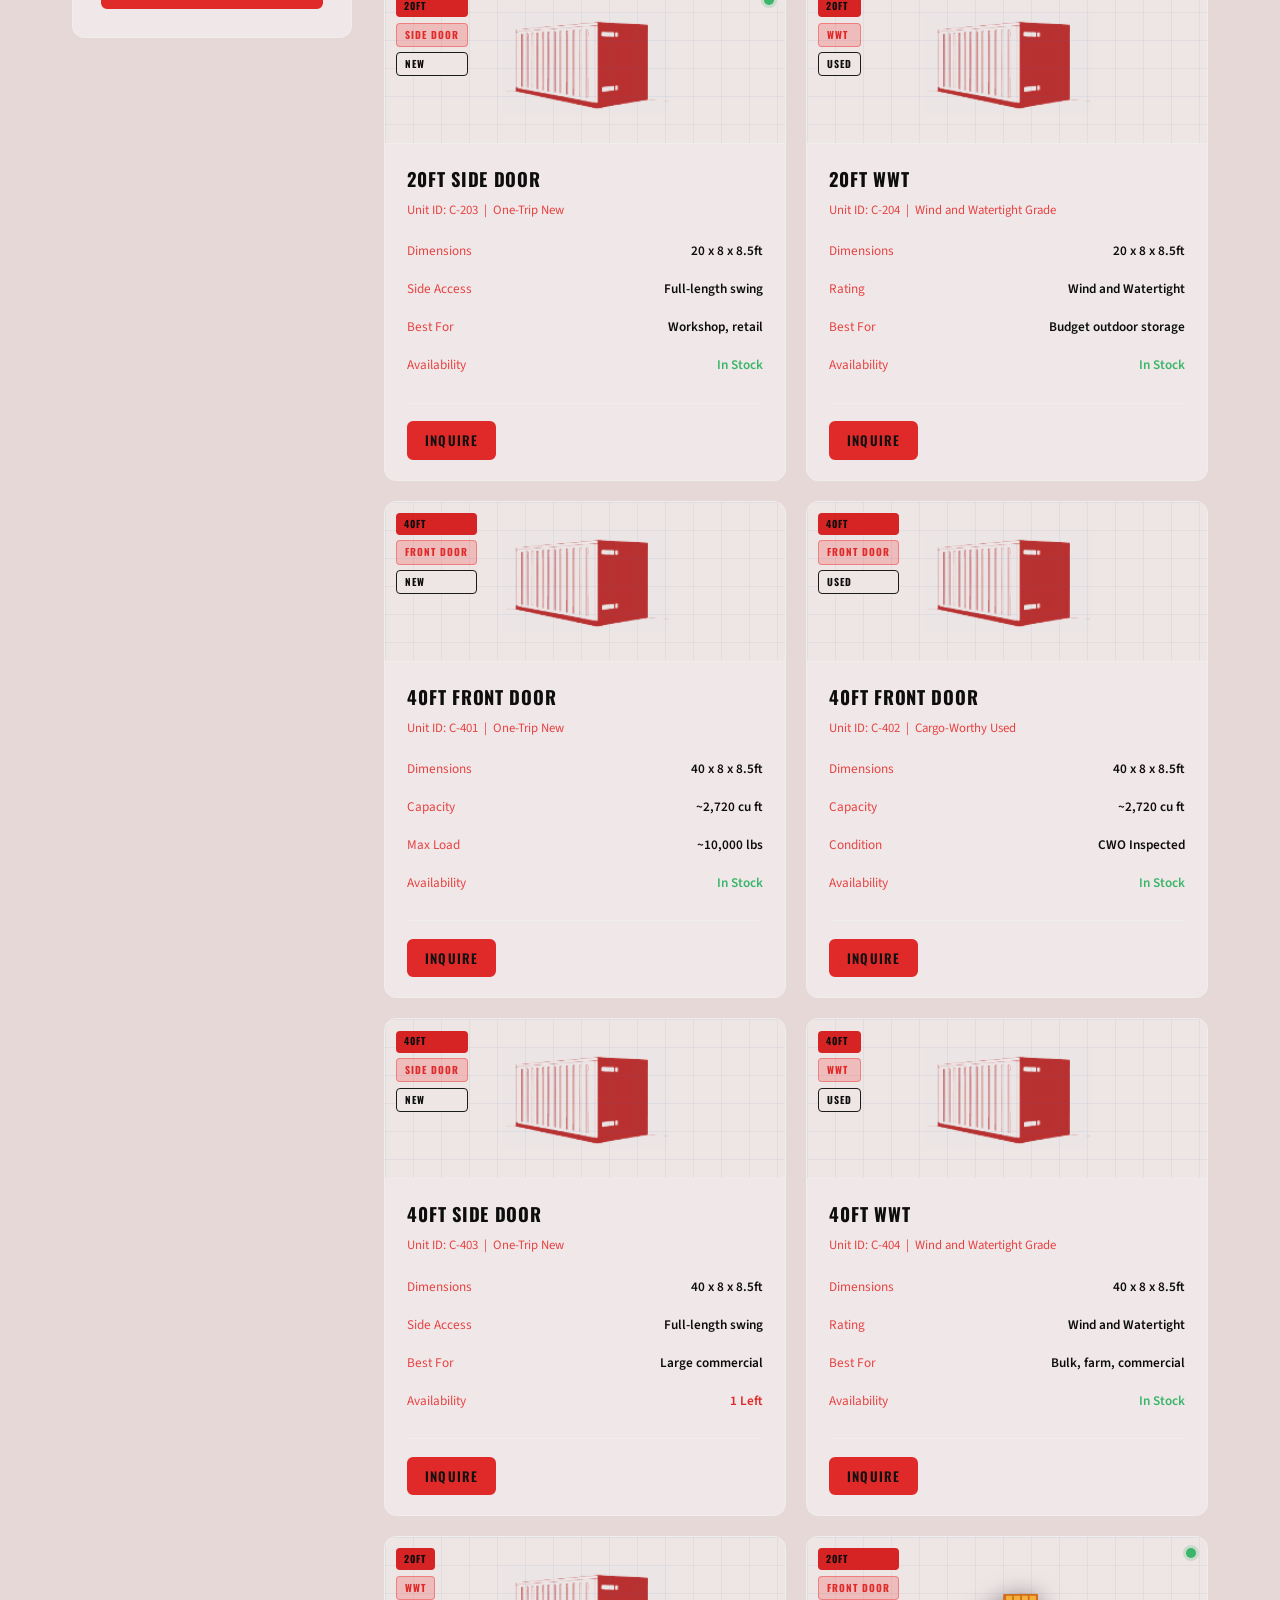
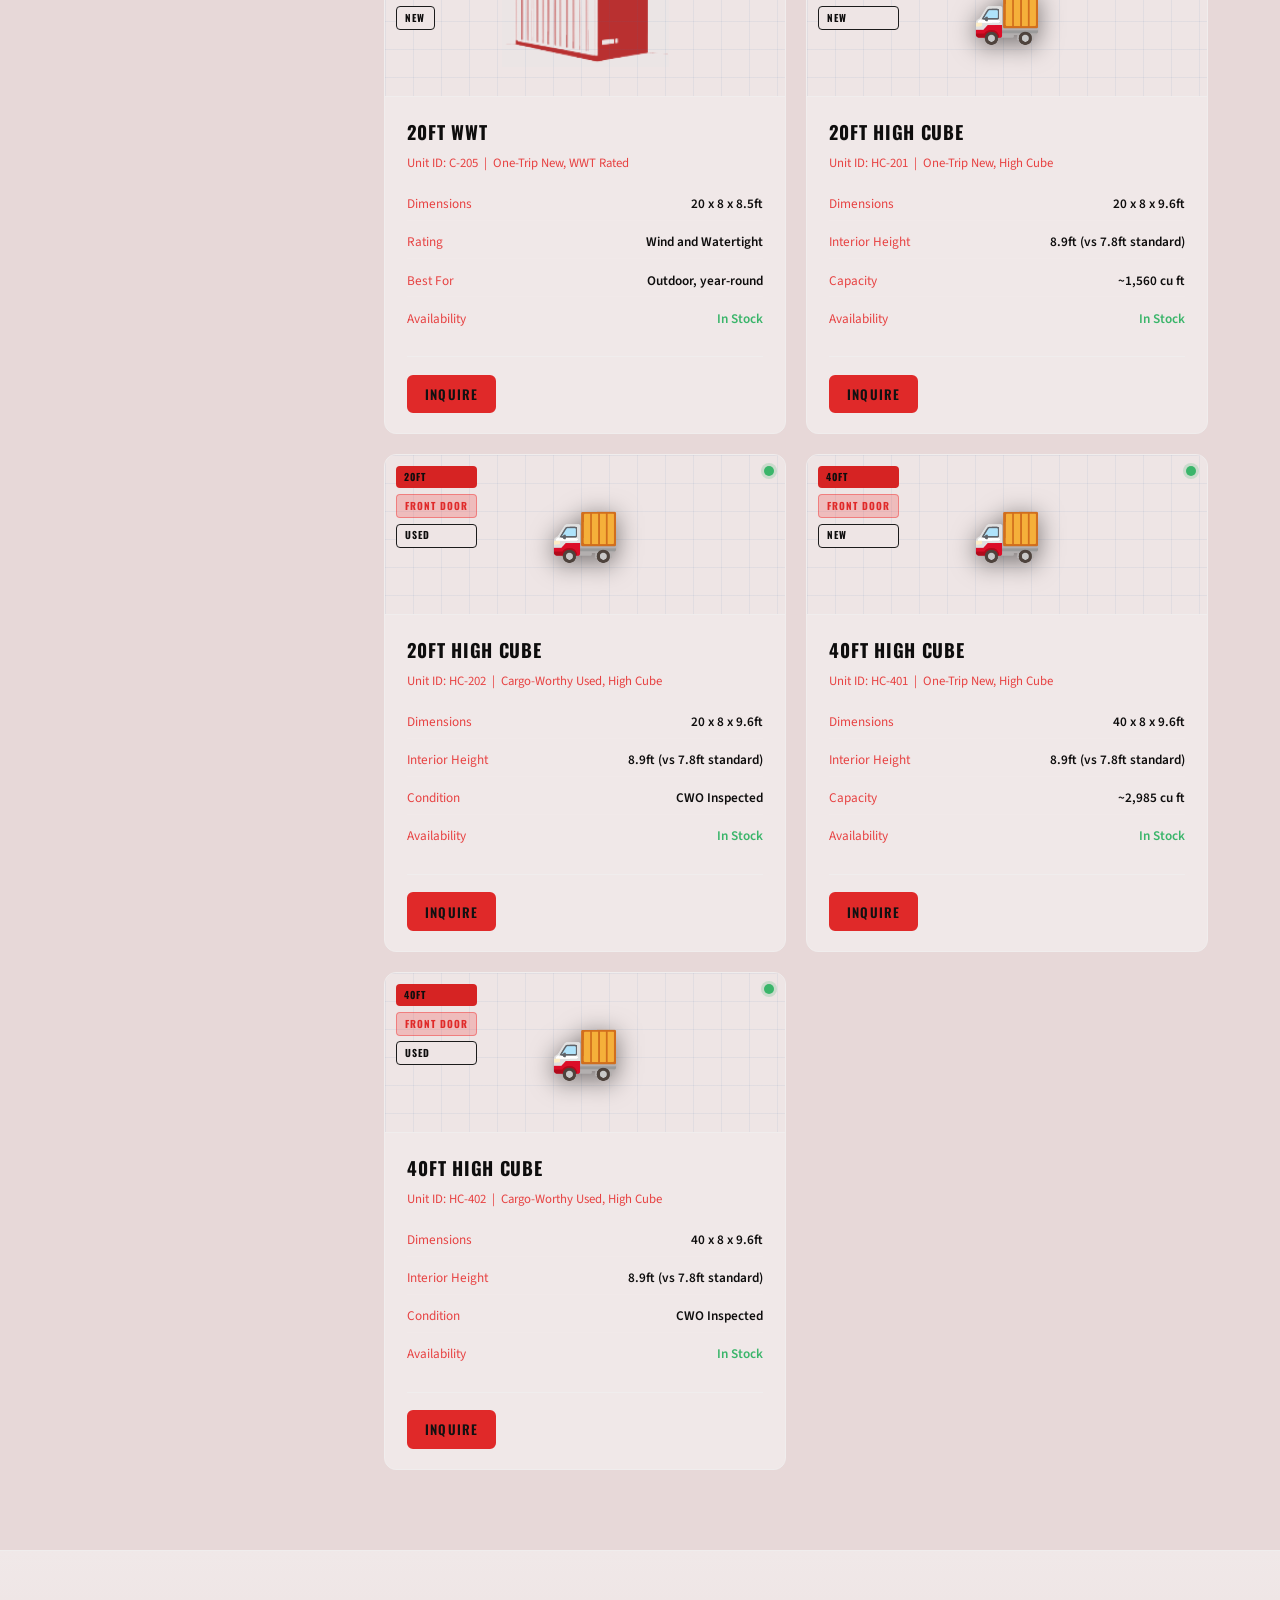
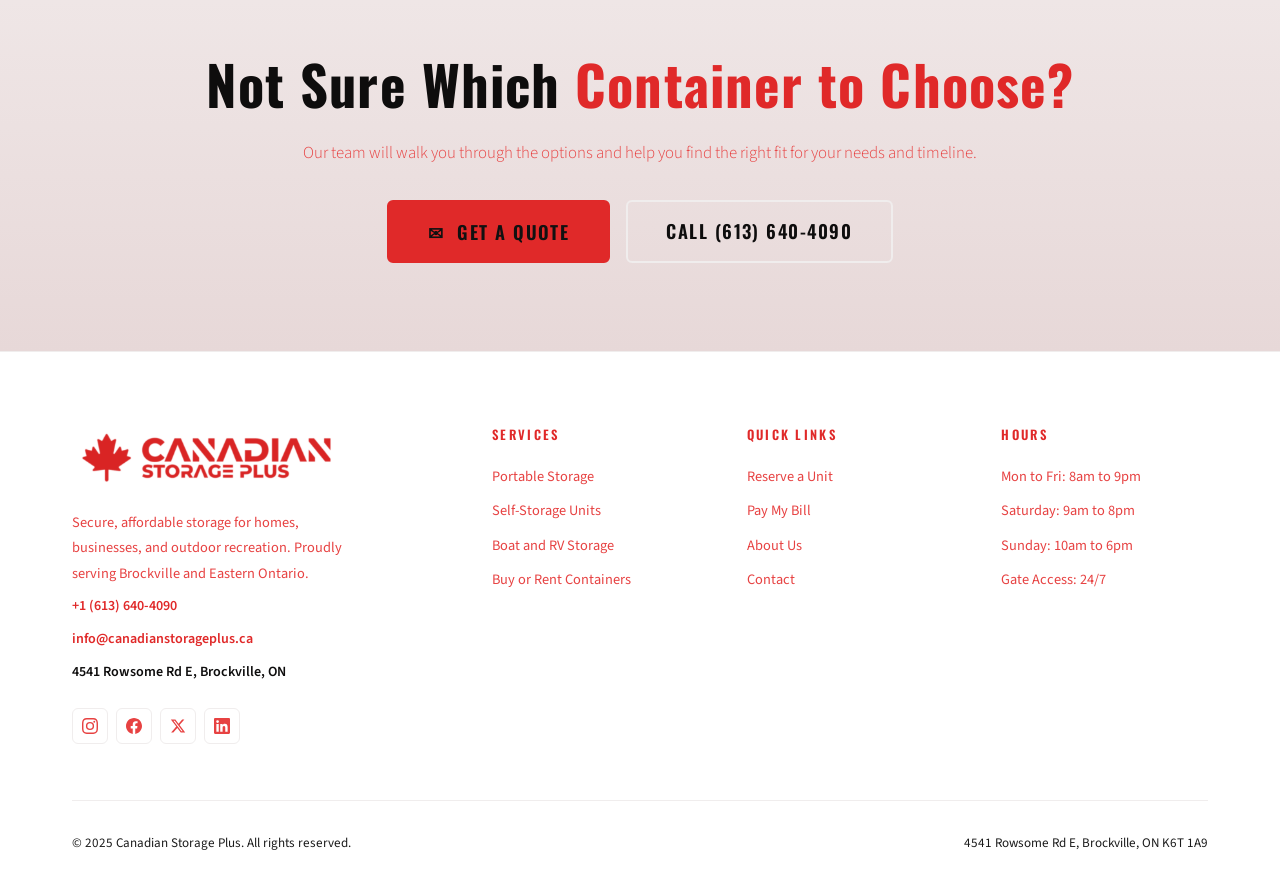
<file: containers/index.html>
<!DOCTYPE html>
<html lang="en">
<head>
  <meta charset="UTF-8">
  <meta name="viewport" content="width=device-width, initial-scale=1.0">
  <title>Steel Container Storage | Canadian Storage Plus</title>
  <meta name="description" content="Browse our full selection of 10ft, 20ft, and 40ft steel storage containers in Brockville, Ontario. New and used units available for rent or purchase.">
  <link rel="stylesheet" href="../styles.css">
  <link rel="icon" type="image/png" href="../assets/csp-icon.png">
</head>
<body class="page-top">
 
  <!-- ===================================================
       NAVBAR
  ==================================================== -->
  <!-- NAVBAR -->
    <nav id="navbar">
      <a href="../" class="nav-logo">
        <div class="nav-logo__icon">
          <img src="../assets/logo.png">
        </div>
      </a>
      <div class="nav-links">
        <a href="../" class="active">Home</a>
        <a href="../services">Services</a>
        <a href="../about">About</a>
        <a href="../contact">Contact</a>
      </div>
      <div class="nav-right">
        <a href="https://www.smdservers.net/SLWebSiteTemplate_V2/login.aspx?sCorpCode=Iiux7kWNhcp/ctygtxWSiw==&sLocationCode=F3e81MY3f4IcaovtqM7F3w==&1=1" target="_blank" class="btn btn--outline btn--sm">Pay Bill</a>
        <a href="https://www.smdservers.net/SLWebSiteTemplate_V2/ReserveMoveIn.aspx?sCorpCode=Iiux7kWNhcp%2fctygtxWSiw%3d%3d&sLocationCode=F3e81MY3f4IcaovtqM7F3w%3d%3d&1=1" target="_blank" class="btn btn--amber btn--sm">Reserve Now</a>
      </div>
      <button class="hamburger" aria-label="Menu">
        <span></span><span></span><span></span>
      </button>
    </nav>

    <!-- MOBILE NAV -->
    <div class="mobile-nav">
      <a href="../">Home</a>
      <a href="../services">Services</a>
      <a href="../about">About</a>
      <a href="../contact">Contact</a>
      <a href="https://www.smdservers.net/SLWebSiteTemplate_V2/login.aspx?sCorpCode=Iiux7kWNhcp/ctygtxWSiw==&sLocationCode=F3e81MY3f4IcaovtqM7F3w==&1=1" target="_blank" class="btn btn--outline">Pay Bill</a>
      <a href="https://www.smdservers.net/SLWebSiteTemplate_V2/ReserveMoveIn.aspx?sCorpCode=Iiux7kWNhcp%2fctygtxWSiw%3d%3d&sLocationCode=F3e81MY3f4IcaovtqM7F3w%3d%3d&1=1" target="_blank" class="btn btn--amber">Reserve Now</a>
    </div>
 
  <!-- ===================================================
       PAGE HEADER
  ==================================================== -->
  <div class="page-header">
    <div class="page-header__grid"></div>
    <div class="container page-header__content">
      <div class="breadcrumb">
        <a href="../">Home</a>
        <span class="sep">/</span>
        <a href="../services">Services</a>
        <span class="sep">/</span>
        <span>Container Storage</span>
      </div>
      <h1>Sea Container <span>For Sale</span></h1>
      <p>Browse our full inventory of new and used shipping containers available for rent or purchase in Brockville, Ontario.</p>
      <div style="margin-top:1.5rem;display:flex;align-items:center;justify-content:center;gap:1rem;flex-wrap:wrap;">
        <button class="btn btn--amber" data-modal-open>&#9993;&nbsp; Get a Quote</button>
      </div>
    </div>
  </div>
 
  <!-- ===================================================
       CATALOGUE LAYOUT
  ==================================================== -->
  <div class="container">
    <div class="catalogue-layout">
 
      <!-- ── SIDEBAR FILTER PANEL ────────────────────── -->
      <aside>
        <!-- Mobile toggle button -->
        <button class="filter-toggle" id="filterToggle" aria-expanded="false" aria-controls="filterPanel">
          <span>&#9776;&nbsp; Filter Containers</span>
          <span class="filter-toggle__icon">&#9660;</span>
        </button>
 
        <div class="filter-panel" id="filterPanel" role="search" aria-label="Filter containers">
          <div class="filter-panel__head">
            <h3>Filters</h3>
            <button class="filter-clear" id="clearFilters">Clear All</button>
          </div>
 
          <!-- Door Type -->
          <div class="filter-group">
            <span class="filter-group__label">Door Type</span>
            <div class="filter-options">
              <label class="filter-option">
                <input type="checkbox" name="filterType" value="side-door">
                <div class="filter-option__text">
                  <span class="filter-option__name">Side Door</span>
                  <span class="filter-option__sub">Double swing side access</span>
                </div>
              </label>
              <label class="filter-option">
                <input type="checkbox" name="filterType" value="front-door">
                <div class="filter-option__text">
                  <span class="filter-option__name">Front Door</span>
                  <span class="filter-option__sub">Standard end-opening doors</span>
                </div>
              </label>
              <label class="filter-option">
                <input type="checkbox" name="filterType" value="wwt">
                <div class="filter-option__text">
                  <span class="filter-option__name">WWT</span>
                  <span class="filter-option__sub">Wind and watertight rated</span>
                </div>
              </label>
            </div>
          </div>
 
          <!-- Size -->
          <div class="filter-group">
            <span class="filter-group__label">Size</span>
            <div class="filter-options">
              <label class="filter-option">
                <input type="checkbox" name="filterSize" value="10ft">
                <div class="filter-option__text">
                  <span class="filter-option__name">10ft</span>
                  <span class="filter-option__sub">10 x 8 x 8.5ft, ~800 lbs</span>
                </div>
              </label>
              <label class="filter-option">
                <input type="checkbox" name="filterSize" value="20ft">
                <div class="filter-option__text">
                  <span class="filter-option__name">20ft</span>
                  <span class="filter-option__sub">20 x 8 x 8.5ft, ~5,000 lbs</span>
                </div>
              </label>
              <label class="filter-option">
                <input type="checkbox" name="filterSize" value="40ft">
                <div class="filter-option__text">
                  <span class="filter-option__name">40ft</span>
                  <span class="filter-option__sub">40 x 8 x 8.5ft, ~10,000 lbs</span>
                </div>
              </label>
            </div>
          </div>
 
          <!-- Condition -->
          <div class="filter-group">
            <span class="filter-group__label">Condition</span>
            <div class="filter-options">
              <label class="filter-option">
                <input type="checkbox" name="filterCond" value="new">
                <div class="filter-option__text">
                  <span class="filter-option__name">New</span>
                  <span class="filter-option__sub">One-trip or factory new</span>
                </div>
              </label>
              <label class="filter-option">
                <input type="checkbox" name="filterCond" value="used">
                <div class="filter-option__text">
                  <span class="filter-option__name">Used</span>
                  <span class="filter-option__sub">Cargo-worthy, inspected</span>
                </div>
              </label>
            </div>
          </div>

          <!-- Height (20ft and 40ft only) -->
          <div class="filter-group">
            <span class="filter-group__label">Height</span>
            <div class="filter-options">
              <label class="filter-option">
                <input type="checkbox" name="filterHeight" value="standard">
                <div class="filter-option__text">
                  <span class="filter-option__name">Standard (Low Cube)</span>
                  <span class="filter-option__sub">8.5ft exterior height</span>
                </div>
              </label>
              <label class="filter-option">
                <input type="checkbox" name="filterHeight" value="high-cube">
                <div class="filter-option__text">
                  <span class="filter-option__name">High Cube</span>
                  <span class="filter-option__sub">9.6ft exterior height, extra headroom</span>
                </div>
              </label>
            </div>
          </div>
 
          <!-- Quick inquiry CTA inside panel -->
          <div style="padding-top:1.25rem;border-top:1px solid var(--c-border);margin-top:0.25rem;">
            <p style="font-size:0.8rem;color:var(--c-muted);margin-bottom:0.85rem;line-height:1.5;">
              Need help choosing the right container? Our team is ready to assist.
            </p>
            <button class="btn btn--amber btn--sm btn--full" data-modal-open>Contact Us</button>
          </div>
        </div>
      </aside>
 
      <!-- ── MAIN CONTENT ─────────────────────────────── -->
      <main id="containerCatalogue">
 
        <!-- Toolbar -->
        <div class="catalogue-toolbar">
          <div id="catalogueCount" class="catalogue-count">
            Showing <strong>12</strong> of <strong>12</strong> containers
          </div>
          <div class="catalogue-sort">
            <span>Sort by:</span>
            <select id="catalogueSort" aria-label="Sort containers">
              <option value="default">Default</option>
              <option value="price-asc">Price: Low to High</option>
              <option value="price-desc">Price: High to Low</option>
              <option value="size-asc">Size: Small to Large</option>
              <option value="size-desc">Size: Large to Small</option>
            </select>
          </div>
        </div>
 
        <!-- Active filter tags -->
        <div id="activeTags" class="active-filters" aria-live="polite"></div>
 
        <!-- Product grid -->
        <div class="container-grid" id="containerGrid">
 
          <!-- Card 1: 10ft Front Door New -->
          <article
            class="container-card"
            data-type="front-door"
            data-size="10ft"
            data-cond="new"
            data-price="89"
            data-size-num="10"
            data-height="standard"
          >
            <div class="container-card__visual">
              <div class="container-card__badges">
                <span class="badge badge--size">10ft</span>
                <span class="badge badge--type">Front Door</span>
                <span class="badge badge--cond-new">New</span>
              </div>
              <div class="container-card__avail" title="In stock"></div>
              <img src="../assets/container.png" alt="Container C-101: 10ft Front Door, One-Trip New" class="container-card__image">
            </div>
            <div class="container-card__body">
              <div class="container-card__title">10ft Front Door</div>
              <div class="container-card__meta">Unit ID: C-101 &nbsp;|&nbsp; One-Trip New</div>
              <div class="container-card__specs">
                <div class="container-card__spec">
                  <span class="spec-label">Dimensions</span>
                  <span class="spec-val">10 x 8 x 8.5ft</span>
                </div>
                <div class="container-card__spec">
                  <span class="spec-label">Capacity</span>
                  <span class="spec-val">~1,172 cu ft</span>
                </div>
                <div class="container-card__spec">
                  <span class="spec-label">Door Opening</span>
                  <span class="spec-val">7.6 x 7.5ft</span>
                </div>
                <div class="container-card__spec">
                  <span class="spec-label">Availability</span>
                  <span class="spec-val" style="color:#3ab56a;">In Stock</span>
                </div>
              </div>
              <div class="container-card__footer">
                <button class="btn btn--amber btn--sm" data-modal-open data-container="10ft Front Door New">Inquire</button>
              </div>
            </div>
          </article>
 
          <!-- Card 2: 10ft Front Door Used -->
          <article
            class="container-card"
            data-type="front-door"
            data-size="10ft"
            data-cond="used"
            data-price="65"
            data-size-num="10"
            data-height="standard"
          >
            <div class="container-card__visual">
              <div class="container-card__badges">
                <span class="badge badge--size">10ft</span>
                <span class="badge badge--type">Front Door</span>
                <span class="badge badge--cond-used">Used</span>
              </div>
              <div class="container-card__avail" title="In stock"></div>
              <img src="../assets/container.png" alt="Container C-102: 10ft Front Door, Used" class="container-card__image">
            </div>
            <div class="container-card__body">
              <div class="container-card__title">10ft Front Door</div>
              <div class="container-card__meta">Unit ID: C-102 &nbsp;|&nbsp; Cargo-Worthy Used</div>
              <div class="container-card__specs">
                <div class="container-card__spec">
                  <span class="spec-label">Dimensions</span>
                  <span class="spec-val">10 x 8 x 8.5ft</span>
                </div>
                <div class="container-card__spec">
                  <span class="spec-label">Capacity</span>
                  <span class="spec-val">~1,172 cu ft</span>
                </div>
                <div class="container-card__spec">
                  <span class="spec-label">Condition</span>
                  <span class="spec-val">CWO Inspected</span>
                </div>
                <div class="container-card__spec">
                  <span class="spec-label">Availability</span>
                  <span class="spec-val" style="color:#3ab56a;">In Stock</span>
                </div>
              </div>
              <div class="container-card__footer">
                <button class="btn btn--amber btn--sm" data-modal-open data-container="10ft Front Door Used">Inquire</button>
              </div>
            </div>
          </article>
          <!-- Card 4: 20ft Front Door New -->
          <article
            class="container-card"
            data-type="front-door"
            data-size="20ft"
            data-cond="new"
            data-price="129"
            data-size-num="20"
            data-height="standard"
          >
            <div class="container-card__visual">
              <div class="container-card__badges">
                <span class="badge badge--size">20ft</span>
                <span class="badge badge--type">Front Door</span>
                <span class="badge badge--cond-new">New</span>
              </div>
              <div class="container-card__avail" title="In stock"></div>
              <img src="../assets/container.png" alt="Container C-201: 20ft Front Door, One-Trip New" class="container-card__image">
            </div>
            <div class="container-card__body">
              <div class="container-card__title">20ft Front Door</div>
              <div class="container-card__meta">Unit ID: C-201 &nbsp;|&nbsp; One-Trip New</div>
              <div class="container-card__specs">
                <div class="container-card__spec">
                  <span class="spec-label">Dimensions</span>
                  <span class="spec-val">20 x 8 x 8.5ft</span>
                </div>
                <div class="container-card__spec">
                  <span class="spec-label">Capacity</span>
                  <span class="spec-val">~1,360 cu ft</span>
                </div>
                <div class="container-card__spec">
                  <span class="spec-label">Max Load</span>
                  <span class="spec-val">~5,000 lbs</span>
                </div>
                <div class="container-card__spec">
                  <span class="spec-label">Availability</span>
                  <span class="spec-val" style="color:#3ab56a;">In Stock</span>
                </div>
              </div>
              <div class="container-card__footer">
                <button class="btn btn--amber btn--sm" data-modal-open data-container="20ft Front Door New">Inquire</button>
              </div>
            </div>
          </article>
 
          <!-- Card 5: 20ft Front Door Used -->
          <article
            class="container-card"
            data-type="front-door"
            data-size="20ft"
            data-cond="used"
            data-price="99"
            data-size-num="20"
            data-height="standard"
          >
            <div class="container-card__visual">
              <div class="container-card__badges">
                <span class="badge badge--size">20ft</span>
                <span class="badge badge--type">Front Door</span>
                <span class="badge badge--cond-used">Used</span>
              </div>
              <img src="../assets/container.png" alt="Container C-202: 20ft Front Door, Used" class="container-card__image">
            </div>
            <div class="container-card__body">
              <div class="container-card__title">20ft Front Door</div>
              <div class="container-card__meta">Unit ID: C-202 &nbsp;|&nbsp; Wind and Watertight Used</div>
              <div class="container-card__specs">
                <div class="container-card__spec">
                  <span class="spec-label">Dimensions</span>
                  <span class="spec-val">20 x 8 x 8.5ft</span>
                </div>
                <div class="container-card__spec">
                  <span class="spec-label">Capacity</span>
                  <span class="spec-val">~1,360 cu ft</span>
                </div>
                <div class="container-card__spec">
                  <span class="spec-label">Condition</span>
                  <span class="spec-val">WWT Inspected</span>
                </div>
                <div class="container-card__spec">
                  <span class="spec-label">Availability</span>
                  <span class="spec-val" style="color:#3ab56a;">In Stock</span>
                </div>
              </div>
              <div class="container-card__footer">
                <button class="btn btn--amber btn--sm" data-modal-open data-container="20ft Front Door Used">Inquire</button>
              </div>
            </div>
          </article>
 
          <!-- Card 6: 20ft Side Door New -->
          <article
            class="container-card"
            data-type="side-door"
            data-size="20ft"
            data-cond="new"
            data-price="149"
            data-size-num="20"
            data-height="standard"
          >
            <div class="container-card__visual">
              <div class="container-card__badges">
                <span class="badge badge--size">20ft</span>
                <span class="badge badge--type">Side Door</span>
                <span class="badge badge--cond-new">New</span>
              </div>
              <div class="container-card__avail" title="In stock"></div>
              <img src="../assets/container.png" alt="Container C-203: 20ft Side Door, One-Trip New" class="container-card__image">
            </div>
            <div class="container-card__body">
              <div class="container-card__title">20ft Side Door</div>
              <div class="container-card__meta">Unit ID: C-203 &nbsp;|&nbsp; One-Trip New</div>
              <div class="container-card__specs">
                <div class="container-card__spec">
                  <span class="spec-label">Dimensions</span>
                  <span class="spec-val">20 x 8 x 8.5ft</span>
                </div>
                <div class="container-card__spec">
                  <span class="spec-label">Side Access</span>
                  <span class="spec-val">Full-length swing</span>
                </div>
                <div class="container-card__spec">
                  <span class="spec-label">Best For</span>
                  <span class="spec-val">Workshop, retail</span>
                </div>
                <div class="container-card__spec">
                  <span class="spec-label">Availability</span>
                  <span class="spec-val" style="color:#3ab56a;">In Stock</span>
                </div>
              </div>
              <div class="container-card__footer">
                <button class="btn btn--amber btn--sm" data-modal-open data-container="20ft Side Door New">Inquire</button>
              </div>
            </div>
          </article>
 
          <!-- Card 7: 20ft WWT Used -->
          <article
            class="container-card"
            data-type="wwt"
            data-size="20ft"
            data-cond="used"
            data-price="85"
            data-size-num="20"
            data-height="standard"  
          >
            <div class="container-card__visual">
              <div class="container-card__badges">
                <span class="badge badge--size">20ft</span>
                <span class="badge badge--type">WWT</span>
                <span class="badge badge--cond-used">Used</span>
              </div>
              <img src="../assets/container.png" alt="Container C-204: 20ft WWT, Used" class="container-card__image">
            </div>
            <div class="container-card__body">
              <div class="container-card__title">20ft WWT</div>
              <div class="container-card__meta">Unit ID: C-204 &nbsp;|&nbsp; Wind and Watertight Grade</div>
              <div class="container-card__specs">
                <div class="container-card__spec">
                  <span class="spec-label">Dimensions</span>
                  <span class="spec-val">20 x 8 x 8.5ft</span>
                </div>
                <div class="container-card__spec">
                  <span class="spec-label">Rating</span>
                  <span class="spec-val">Wind and Watertight</span>
                </div>
                <div class="container-card__spec">
                  <span class="spec-label">Best For</span>
                  <span class="spec-val">Budget outdoor storage</span>
                </div>
                <div class="container-card__spec">
                  <span class="spec-label">Availability</span>
                  <span class="spec-val" style="color:#3ab56a;">In Stock</span>
                </div>
              </div>
              <div class="container-card__footer">
                <button class="btn btn--amber btn--sm" data-modal-open data-container="20ft WWT Used">Inquire</button>
              </div>
            </div>
          </article>
 
          <!-- Card 8: 40ft Front Door New -->
          <article
            class="container-card"
            data-type="front-door"
            data-size="40ft"
            data-cond="new"
            data-price="169"
            data-size-num="40"
            data-height="standard"
          >
            <div class="container-card__visual">
              <div class="container-card__badges">
                <span class="badge badge--size">40ft</span>
                <span class="badge badge--type">Front Door</span>
                <span class="badge badge--cond-new">New</span>
              </div>
              <img src="../assets/container.png" alt="Container C-401: 40ft Front Door, One-Trip New" class="container-card__image">
            </div>
            <div class="container-card__body">
              <div class="container-card__title">40ft Front Door</div>
              <div class="container-card__meta">Unit ID: C-401 &nbsp;|&nbsp; One-Trip New</div>
              <div class="container-card__specs">
                <div class="container-card__spec">
                  <span class="spec-label">Dimensions</span>
                  <span class="spec-val">40 x 8 x 8.5ft</span>
                </div>
                <div class="container-card__spec">
                  <span class="spec-label">Capacity</span>
                  <span class="spec-val">~2,720 cu ft</span>
                </div>
                <div class="container-card__spec">
                  <span class="spec-label">Max Load</span>
                  <span class="spec-val">~10,000 lbs</span>
                </div>
                <div class="container-card__spec">
                  <span class="spec-label">Availability</span>
                  <span class="spec-val" style="color:#3ab56a;">In Stock</span>
                </div>
              </div>
              <div class="container-card__footer">
                <button class="btn btn--amber btn--sm" data-modal-open data-container="40ft Front Door New">Inquire</button>
              </div>
            </div>
          </article>
 
          <!-- Card 9: 40ft Front Door Used -->
          <article
            class="container-card"
            data-type="front-door"
            data-size="40ft"
            data-cond="used"
            data-price="129"
            data-size-num="40"
            data-height="standard"
          >
            <div class="container-card__visual">
              <div class="container-card__badges">
                <span class="badge badge--size">40ft</span>
                <span class="badge badge--type">Front Door</span>
                <span class="badge badge--cond-used">Used</span>
              </div>
              <img src="../assets/container.png" alt="Container C-402: 40ft Front Door, Used" class="container-card__image">
            </div>
            <div class="container-card__body">
              <div class="container-card__title">40ft Front Door</div>
              <div class="container-card__meta">Unit ID: C-402 &nbsp;|&nbsp; Cargo-Worthy Used</div>
              <div class="container-card__specs">
                <div class="container-card__spec">
                  <span class="spec-label">Dimensions</span>
                  <span class="spec-val">40 x 8 x 8.5ft</span>
                </div>
                <div class="container-card__spec">
                  <span class="spec-label">Capacity</span>
                  <span class="spec-val">~2,720 cu ft</span>
                </div>
                <div class="container-card__spec">
                  <span class="spec-label">Condition</span>
                  <span class="spec-val">CWO Inspected</span>
                </div>
                <div class="container-card__spec">
                  <span class="spec-label">Availability</span>
                  <span class="spec-val" style="color:#3ab56a;">In Stock</span>
                </div>
              </div>
              <div class="container-card__footer">
                <button class="btn btn--amber btn--sm" data-modal-open data-container="40ft Front Door Used">Inquire</button>
              </div>
            </div>
          </article>
 
          <!-- Card 10: 40ft Side Door New -->
          <article
            class="container-card"
            data-type="side-door"
            data-size="40ft"
            data-cond="new"
            data-price="199"
            data-size-num="40"
            data-height="standard"
          >
            <div class="container-card__visual">
              <div class="container-card__badges">
                <span class="badge badge--size">40ft</span>
                <span class="badge badge--type">Side Door</span>
                <span class="badge badge--cond-new">New</span>
              </div>
              <img src="../assets/container.png" alt="Container C-403: 40ft Side Door, One-Trip New" class="container-card__image">
            </div>
            <div class="container-card__body">
              <div class="container-card__title">40ft Side Door</div>
              <div class="container-card__meta">Unit ID: C-403 &nbsp;|&nbsp; One-Trip New</div>
              <div class="container-card__specs">
                <div class="container-card__spec">
                  <span class="spec-label">Dimensions</span>
                  <span class="spec-val">40 x 8 x 8.5ft</span>
                </div>
                <div class="container-card__spec">
                  <span class="spec-label">Side Access</span>
                  <span class="spec-val">Full-length swing</span>
                </div>
                <div class="container-card__spec">
                  <span class="spec-label">Best For</span>
                  <span class="spec-val">Large commercial</span>
                </div>
                <div class="container-card__spec">
                  <span class="spec-label">Availability</span>
                  <span class="spec-val" style="color:var(--c-amber);">1 Left</span>
                </div>
              </div>
              <div class="container-card__footer">
                <button class="btn btn--amber btn--sm" data-modal-open data-container="40ft Side Door New">Inquire</button>
              </div>
            </div>
          </article>
 
          <!-- Card 11: 40ft WWT Used -->
          <article
            class="container-card"
            data-type="wwt"
            data-size="40ft"
            data-cond="used"
            data-price="110"
            data-size-num="40"
            data-height="standard"
          >
            <div class="container-card__visual">
              <div class="container-card__badges">
                <span class="badge badge--size">40ft</span>
                <span class="badge badge--type">WWT</span>
                <span class="badge badge--cond-used">Used</span>
              </div>
              <img src="../assets/container.png" alt="Container C-404: 40ft WWT, Used" class="container-card__image">
            </div>
            <div class="container-card__body">
              <div class="container-card__title">40ft WWT</div>
              <div class="container-card__meta">Unit ID: C-404 &nbsp;|&nbsp; Wind and Watertight Grade</div>
              <div class="container-card__specs">
                <div class="container-card__spec">
                  <span class="spec-label">Dimensions</span>
                  <span class="spec-val">40 x 8 x 8.5ft</span>
                </div>
                <div class="container-card__spec">
                  <span class="spec-label">Rating</span>
                  <span class="spec-val">Wind and Watertight</span>
                </div>
                <div class="container-card__spec">
                  <span class="spec-label">Best For</span>
                  <span class="spec-val">Bulk, farm, commercial</span>
                </div>
                <div class="container-card__spec">
                  <span class="spec-label">Availability</span>
                  <span class="spec-val" style="color:#3ab56a;">In Stock</span>
                </div>
              </div>
              <div class="container-card__footer">
                <button class="btn btn--amber btn--sm" data-modal-open data-container="40ft WWT Used">Inquire</button>
              </div>
            </div>
          </article>
 
          <!-- Card 12: 20ft WWT New -->
          <article
            class="container-card"
            data-type="wwt"
            data-size="20ft"
            data-cond="new"
            data-price="119"
            data-size-num="20"
            data-height="standard"
          >
            <div class="container-card__visual">
              <div class="container-card__badges">
                <span class="badge badge--size">20ft</span>
                <span class="badge badge--type">WWT</span>
                <span class="badge badge--cond-new">New</span>
              </div>
              <img src="../assets/container.png" alt="Container C-205: 20ft WWT, One-Trip New" class="container-card__image">
            </div>
            <div class="container-card__body">
              <div class="container-card__title">20ft WWT</div>
              <div class="container-card__meta">Unit ID: C-205 &nbsp;|&nbsp; One-Trip New, WWT Rated</div>
              <div class="container-card__specs">
                <div class="container-card__spec">
                  <span class="spec-label">Dimensions</span>
                  <span class="spec-val">20 x 8 x 8.5ft</span>
                </div>
                <div class="container-card__spec">
                  <span class="spec-label">Rating</span>
                  <span class="spec-val">Wind and Watertight</span>
                </div>
                <div class="container-card__spec">
                  <span class="spec-label">Best For</span>
                  <span class="spec-val">Outdoor, year-round</span>
                </div>
                <div class="container-card__spec">
                  <span class="spec-label">Availability</span>
                  <span class="spec-val" style="color:#3ab56a;">In Stock</span>
                </div>
              </div>
              <div class="container-card__footer">
                <button class="btn btn--amber btn--sm" data-modal-open data-container="20ft WWT New">Inquire</button>
              </div>
            </div>
          </article>

           <!-- Card HC-1: 20ft High Cube Front Door New -->
          <article
            class="container-card"
            data-type="front-door"
            data-size="20ft"
            data-cond="new"
            data-price="149"
            data-size-num="20"
            data-height="high-cube"
          >
            <div class="container-card__visual">
              <div class="container-card__badges">
                <span class="badge badge--size">20ft</span>
                <span class="badge badge--type">Front Door</span>
                <span class="badge badge--cond-new">New</span>
              </div>
              <div class="container-card__avail" title="In stock"></div>
              <div class="container-card__emoji">&#128666;</div>
            </div>
            <div class="container-card__body">
              <div class="container-card__title">20ft High Cube</div>
              <div class="container-card__meta">Unit ID: HC-201 &nbsp;|&nbsp; One-Trip New, High Cube</div>
              <div class="container-card__specs">
                <div class="container-card__spec">
                  <span class="spec-label">Dimensions</span>
                  <span class="spec-val">20 x 8 x 9.6ft</span>
                </div>
                <div class="container-card__spec">
                  <span class="spec-label">Interior Height</span>
                  <span class="spec-val">8.9ft (vs 7.8ft standard)</span>
                </div>
                <div class="container-card__spec">
                  <span class="spec-label">Capacity</span>
                  <span class="spec-val">~1,560 cu ft</span>
                </div>
                <div class="container-card__spec">
                  <span class="spec-label">Availability</span>
                  <span class="spec-val" style="color:#3ab56a;">In Stock</span>
                </div>
              </div>
              <div class="container-card__footer">
                <button class="btn btn--amber btn--sm" data-modal-open data-container="20ft High Cube Front Door New">Inquire</button>
              </div>
            </div>
          </article>
 
          <!-- Card HC-2: 20ft High Cube Front Door Used -->
          <article
            class="container-card"
            data-type="front-door"
            data-size="20ft"
            data-cond="used"
            data-price="115"
            data-size-num="20"
            data-height="high-cube"
          >
            <div class="container-card__visual">
              <div class="container-card__badges">
                <span class="badge badge--size">20ft</span>
                <span class="badge badge--type">Front Door</span>
                <span class="badge badge--cond-used">Used</span>
              </div>
              <div class="container-card__avail" title="In stock"></div>
              <div class="container-card__emoji">&#128666;</div>
            </div>
            <div class="container-card__body">
              <div class="container-card__title">20ft High Cube</div>
              <div class="container-card__meta">Unit ID: HC-202 &nbsp;|&nbsp; Cargo-Worthy Used, High Cube</div>
              <div class="container-card__specs">
                <div class="container-card__spec">
                  <span class="spec-label">Dimensions</span>
                  <span class="spec-val">20 x 8 x 9.6ft</span>
                </div>
                <div class="container-card__spec">
                  <span class="spec-label">Interior Height</span>
                  <span class="spec-val">8.9ft (vs 7.8ft standard)</span>
                </div>
                <div class="container-card__spec">
                  <span class="spec-label">Condition</span>
                  <span class="spec-val">CWO Inspected</span>
                </div>
                <div class="container-card__spec">
                  <span class="spec-label">Availability</span>
                  <span class="spec-val" style="color:#3ab56a;">In Stock</span>
                </div>
              </div>
              <div class="container-card__footer">
                <button class="btn btn--amber btn--sm" data-modal-open data-container="20ft High Cube Front Door Used">Inquire</button>
              </div>
            </div>
          </article>
 
          <!-- Card HC-3: 40ft High Cube Front Door New -->
          <article
            class="container-card"
            data-type="front-door"
            data-size="40ft"
            data-cond="new"
            data-price="199"
            data-size-num="40"
            data-height="high-cube"
          >
            <div class="container-card__visual">
              <div class="container-card__badges">
                <span class="badge badge--size">40ft</span>
                <span class="badge badge--type">Front Door</span>
                <span class="badge badge--cond-new">New</span>
              </div>
              <div class="container-card__avail" title="In stock"></div>
              <div class="container-card__emoji">&#128666;</div>
            </div>
            <div class="container-card__body">
              <div class="container-card__title">40ft High Cube</div>
              <div class="container-card__meta">Unit ID: HC-401 &nbsp;|&nbsp; One-Trip New, High Cube</div>
              <div class="container-card__specs">
                <div class="container-card__spec">
                  <span class="spec-label">Dimensions</span>
                  <span class="spec-val">40 x 8 x 9.6ft</span>
                </div>
                <div class="container-card__spec">
                  <span class="spec-label">Interior Height</span>
                  <span class="spec-val">8.9ft (vs 7.8ft standard)</span>
                </div>
                <div class="container-card__spec">
                  <span class="spec-label">Capacity</span>
                  <span class="spec-val">~2,985 cu ft</span>
                </div>
                <div class="container-card__spec">
                  <span class="spec-label">Availability</span>
                  <span class="spec-val" style="color:#3ab56a;">In Stock</span>
                </div>
              </div>
              <div class="container-card__footer">
                <button class="btn btn--amber btn--sm" data-modal-open data-container="40ft High Cube Front Door New">Inquire</button>
              </div>
            </div>
          </article>
 
          <!-- Card HC-4: 40ft High Cube Front Door Used -->
          <article
            class="container-card"
            data-type="front-door"
            data-size="40ft"
            data-cond="used"
            data-price="155"
            data-size-num="40"
            data-height="high-cube"
          >
            <div class="container-card__visual">
              <div class="container-card__badges">
                <span class="badge badge--size">40ft</span>
                <span class="badge badge--type">Front Door</span>
                <span class="badge badge--cond-used">Used</span>
              </div>
              <div class="container-card__avail" title="In stock"></div>
              <div class="container-card__emoji">&#128666;</div>
            </div>
            <div class="container-card__body">
              <div class="container-card__title">40ft High Cube</div>
              <div class="container-card__meta">Unit ID: HC-402 &nbsp;|&nbsp; Cargo-Worthy Used, High Cube</div>
              <div class="container-card__specs">
                <div class="container-card__spec">
                  <span class="spec-label">Dimensions</span>
                  <span class="spec-val">40 x 8 x 9.6ft</span>
                </div>
                <div class="container-card__spec">
                  <span class="spec-label">Interior Height</span>
                  <span class="spec-val">8.9ft (vs 7.8ft standard)</span>
                </div>
                <div class="container-card__spec">
                  <span class="spec-label">Condition</span>
                  <span class="spec-val">CWO Inspected</span>
                </div>
                <div class="container-card__spec">
                  <span class="spec-label">Availability</span>
                  <span class="spec-val" style="color:#3ab56a;">In Stock</span>
                </div>
              </div>
              <div class="container-card__footer">
                <button class="btn btn--amber btn--sm" data-modal-open data-container="40ft High Cube Front Door Used">Inquire</button>
              </div>
            </div>
          </article>
 
          <!-- No results -->
          <div id="noResults" class="no-results">
            <div class="no-results__icon">&#128269;</div>
            <h3>No Containers Found</h3>
            <p>Try adjusting or clearing your filters to see available inventory.</p>
          </div>
 
        </div><!-- /container-grid -->
      </main>
 
    </div><!-- /catalogue-layout -->
  </div><!-- /container -->
 
  <!-- ===================================================
       CTA STRIP
  ==================================================== -->
  <div class="cta-strip" style="border-top:1px solid var(--c-border);">
    <div class="container">
      <h2>Not Sure Which <span>Container to Choose?</span></h2>
      <p>Our team will walk you through the options and help you find the right fit for your needs and timeline.</p>
      <div class="cta-strip__actions">
        <button class="btn btn--amber btn--lg" data-modal-open>&#9993;&nbsp; Get a Quote</button>
        <a href="tel:+16136404090" class="btn btn--outline btn--lg">Call (613) 640-4090</a>
      </div>
    </div>
  </div>
 
  <!-- FOOTER -->
    <footer>
      <div class="container">
        <div class="footer-grid">
          <div class="footer-brand">
            <a href="../" class="nav-logo" style="text-decoration:none;">
              <img src="../assets/logo.png" alt="Canadian Storage Plus Logo">
            </a>
            <p>Secure, affordable storage for homes, businesses, and outdoor recreation. Proudly serving Brockville and Eastern Ontario.</p>
            <div class="contact-line"><strong><a href="tel:+16136404090" style="color:var(--c-amber);">+1 (613) 640-4090</a></strong></div>
            <div class="contact-line"><strong><a href="mailto:info@canadianstorageplus.com" style="color:var(--c-amber);">info@canadianstorageplus.ca</a></strong></div>
            <div class="contact-line"><strong>4541 Rowsome Rd E, Brockville, ON</strong></div>
            <div class="footer-social">
              <!-- Instagram -->
              <a href="https://www.instagram.com/canadianstorageplus/" target="_blank" rel="noopener noreferrer" aria-label="Instagram">
                <svg viewBox="0 0 24 24" xmlns="http://www.w3.org/2000/svg"><path d="M12 2.163c3.204 0 3.584.012 4.85.07 3.252.148 4.771 1.691 4.919 4.919.058 1.265.069 1.645.069 4.849 0 3.205-.012 3.584-.069 4.849-.149 3.225-1.664 4.771-4.919 4.919-1.266.058-1.644.07-4.85.07-3.204 0-3.584-.012-4.849-.07-3.26-.149-4.771-1.699-4.919-4.92-.058-1.265-.07-1.644-.07-4.849 0-3.204.013-3.583.07-4.849.149-3.227 1.664-4.771 4.919-4.919 1.266-.057 1.645-.069 4.849-.069zM12 0C8.741 0 8.333.014 7.053.072 2.695.272.273 2.69.073 7.052.014 8.333 0 8.741 0 12c0 3.259.014 3.668.072 4.948.2 4.358 2.618 6.78 6.98 6.98C8.333 23.986 8.741 24 12 24c3.259 0 3.668-.014 4.948-.072 4.354-.2 6.782-2.618 6.979-6.98.059-1.28.073-1.689.073-4.948 0-3.259-.014-3.667-.072-4.947-.196-4.354-2.617-6.78-6.979-6.98C15.668.014 15.259 0 12 0zm0 5.838a6.162 6.162 0 100 12.324 6.162 6.162 0 000-12.324zM12 16a4 4 0 110-8 4 4 0 010 8zm6.406-11.845a1.44 1.44 0 100 2.881 1.44 1.44 0 000-2.881z"/></svg>
              </a>
              <!-- Facebook -->
              <a href="https://www.facebook.com/people/Canadian-Storage-Plus/61550598362220/" target="_blank" rel="noopener noreferrer" aria-label="Facebook">
                <svg viewBox="0 0 24 24" xmlns="http://www.w3.org/2000/svg"><path d="M24 12.073C24 5.405 18.627 0 12 0S0 5.405 0 12.073C0 18.1 4.388 23.094 10.125 24v-8.437H7.078v-3.49h3.047V9.41c0-3.025 1.792-4.697 4.533-4.697 1.312 0 2.686.235 2.686.235v2.97h-1.513c-1.491 0-1.956.93-1.956 1.886v2.269h3.328l-.532 3.49h-2.796V24C19.612 23.094 24 18.1 24 12.073z"/></svg>
              </a>
              <!-- X / Twitter -->
              <a href="https://x.com/StoragePlusCA" target="_blank" rel="noopener noreferrer" aria-label="X (Twitter)">
                <svg viewBox="0 0 24 24" xmlns="http://www.w3.org/2000/svg"><path d="M18.244 2.25h3.308l-7.227 8.26 8.502 11.24H16.17l-5.214-6.817L4.99 21.75H1.68l7.73-8.835L1.254 2.25H8.08l4.713 6.231zm-1.161 17.52h1.833L7.084 4.126H5.117z"/></svg>
              </a>
              <!-- LinkedIn -->
              <a href="https://www.linkedin.com/company/canadian-storage-plus/posts/?feedView=all" target="_blank" rel="noopener noreferrer" aria-label="LinkedIn">
                <svg viewBox="0 0 24 24" xmlns="http://www.w3.org/2000/svg"><path d="M20.447 20.452h-3.554v-5.569c0-1.328-.027-3.037-1.852-3.037-1.853 0-2.136 1.445-2.136 2.939v5.667H9.351V9h3.414v1.561h.046c.477-.9 1.637-1.85 3.37-1.85 3.601 0 4.267 2.37 4.267 5.455v6.286zM5.337 7.433a2.062 2.062 0 01-2.063-2.065 2.064 2.064 0 112.063 2.065zm1.782 13.019H3.555V9h3.564v11.452zM22.225 0H1.771C.792 0 0 .774 0 1.729v20.542C0 23.227.792 24 1.771 24h20.451C23.2 24 24 23.227 24 22.271V1.729C24 .774 23.2 0 22.222 0h.003z"/></svg>
              </a>
            </div>
          </div>
          <div class="footer-col">
            <h4>Services</h4>
            <ul>
              <li><a href="../portable-storage">Portable Storage</a></li>
              <li><a href="../self-storage">Self-Storage Units</a></li>
              <li><a href="../boat-rv-storage">Boat and RV Storage</a></li>
              <li><a href="../containers">Buy or Rent Containers</a></li>
            </ul>
          </div>
          <div class="footer-col">
            <h4>Quick Links</h4>
            <ul>
              <li><a href="https://www.smdservers.net/SLWebSiteTemplate_V2/ReserveMoveIn.aspx?sCorpCode=Iiux7kWNhcp%2fctygtxWSiw%3d%3d&sLocationCode=F3e81MY3f4IcaovtqM7F3w%3d%3d&1=1" target="_blank">Reserve a Unit</a></li>
              <li><a href="https://www.smdservers.net/SLWebSiteTemplate_V2/login.aspx?sCorpCode=Iiux7kWNhcp/ctygtxWSiw==&sLocationCode=F3e81MY3f4IcaovtqM7F3w==&1=1" target="_blank">Pay My Bill</a></li>
              <li><a href="../about">About Us</a></li>
              <li><a href="../contact">Contact</a></li>
            </ul>
          </div>
          <div class="footer-col">
            <h4>Hours</h4>
            <ul>
              <li>Mon to Fri: 8am to 9pm</li>
              <li>Saturday: 9am to 8pm</li>
              <li>Sunday: 10am to 6pm</li>
              <li>Gate Access: 24/7</li>
            </ul>
          </div>
        </div>
        <div class="footer-bottom">
          <span>&#169; 2025 Canadian Storage Plus. All rights reserved.</span>
          <span>4541 Rowsome Rd E, Brockville, ON K6T 1A9</span>
        </div>
      </div>
    </footer>
 
  <!-- ===================================================
       CONTACT MODAL (this page only)
  ==================================================== -->
  <div id="contactModal" class="modal-overlay" role="dialog" aria-modal="true" aria-labelledby="modalTitle">
    <div class="modal">
      <button class="modal__close" id="modalClose" aria-label="Close modal">&#10005;</button>
 
      <div class="modal__form-body">
        <div class="modal__head">
          <h2 id="modalTitle">Container Inquiry</h2>
          <p>Fill out the form below and our team will get back to you within one business day with pricing and availability.</p>
        </div>
 
        <form id="contactModalForm" action="https://submit-form.com/wGexAMntE" method="POST">
          <input type="checkbox" name="_honeypot" style="display:none" tabindex="-1" autocomplete="off">
          <div class="form-section-title">Your Information</div>
          <div class="form-grid">
            <div class="form-group">
              <label for="modalFirstName">First Name</label>
              <input type="text" id="modalFirstName" name="first_name" placeholder="Jane" required>
            </div>
            <div class="form-group">
              <label for="modalLastName">Last Name</label>
              <input type="text" id="modalLastName" name="last_name" placeholder="Smith" required>
            </div>
            <div class="form-group">
              <label for="modalEmail">Email Address</label>
              <input type="email" id="modalEmail" name="email" placeholder="jane@example.com" required>
            </div>
            <div class="form-group">
              <label for="modalPhone">Phone Number</label>
              <input type="tel" id="modalPhone" name="phone" placeholder="(613) 555-0100" required>
            </div>
            <div class="form-group span-2">
              <label for="modalAddress">Delivery or Site Address</label>
              <input type="text" id="modalAddress" name="address" placeholder="123 Main St, Kingston, ON K7L 1A1" required>
            </div>
          </div>
 
          <!-- Container Details -->
          <div class="form-section-title">Container Details</div>
          <div class="form-grid">
            <div class="form-group">
              <label for="modalContainerType">Container Type / Size</label>
              <select id="modalContainerType" name="container_type" required>
                <option value="">Select a container</option>
                <optgroup label="10ft">
                  <option value="10ft Front Door New">10ft Front Door (New)</option>
                  <option value="10ft Front Door Used">10ft Front Door (Used)</option>
                  <option value="10ft Side Door New">10ft Side Door (New)</option>
                </optgroup>
                <optgroup label="20ft">
                  <option value="20ft Front Door New">20ft Front Door (New)</option>
                  <option value="20ft Front Door Used">20ft Front Door (Used)</option>
                  <option value="20ft Side Door New">20ft Side Door (New)</option>
                  <option value="20ft WWT New">20ft WWT (New)</option>
                  <option value="20ft WWT Used">20ft WWT (Used)</option>
                </optgroup>
                <optgroup label="40ft">
                  <option value="40ft Front Door New">40ft Front Door (New)</option>
                  <option value="40ft Front Door Used">40ft Front Door (Used)</option>
                  <option value="40ft Side Door New">40ft Side Door (New)</option>
                  <option value="40ft WWT Used">40ft WWT (Used)</option>
                </optgroup>
              </select>
            </div>
            <div class="form-group">
              <label for="modalRentalSale">Rental or Purchase?</label>
              <select id="modalRentalSale" name="rental_sale" required>
                <option value="">Select one</option>
                <option value="rental">Rental (Monthly)</option>
                <option value="sale">Purchase (Buy Outright)</option>
                <option value="unsure">Not Sure Yet</option>
              </select>
            </div>
            <div class="form-group span-2">
              <label for="modalNeededBy">When Do You Need It?</label>
              <input type="date" id="modalNeededBy" name="needed_by" required>
            </div>
            <div class="form-group span-2">
              <label for="modalNotes">Additional Notes (optional)</label>
              <textarea id="modalNotes" name="notes" placeholder="Tell us more: what you are storing, site access details, whether you need delivery, questions about sizes, etc."></textarea>
            </div>
          </div>
 
          <div style="margin-top:1.5rem;">
            <button type="submit" class="btn btn--amber btn--lg btn--full">Send Inquiry</button>
          </div>
 
          <p style="font-size:0.75rem;color:var(--c-muted);text-align:center;margin-top:0.85rem;">
            We typically respond within one business day. You will not be charged anything by submitting this form.
          </p>
 
        </form>
      </div>
 
      <!-- Success state -->
      <div id="modalSuccess" class="modal__success">
        <div class="success-icon">&#10003;</div>
        <h3>Inquiry Sent!</h3>
        <p>Thank you for reaching out. A member of our team will contact you within one business day.</p>
        <div id="modalRef" class="ref-num"></div>
        <div style="margin-top:1.75rem;">
          <button class="btn btn--outline" id="modalCloseSuccess">Close</button>
        </div>
      </div>
 
    </div><!-- /modal -->
  </div><!-- /modal-overlay -->
 
  <script src="../main.js"></script>
  <script>
      (function () {
        const form        = document.getElementById('contactModalForm');
        const formBody    = document.getElementById('.modal__form-body');
        const successBox  = document.getElementById('modalSuccess');
  
        if (!form) return;
  
        // Convert FormData into a plain object FormSpark can parse as JSON
        function formDataToObject(formData) {
          const obj = {};
          formData.forEach(function (value, key) {
            obj[key] = value;
          });
          return obj;
        }
  
        form.addEventListener('submit', function (e) {
          e.preventDefault();
  
          const submitBtn = form.querySelector('button[type="submit"]');
          const originalLabel = submitBtn.textContent;
          submitBtn.disabled = true;
          submitBtn.textContent = 'Sending...';
  
          const payload = formDataToObject(new FormData(form));
  
          fetch(form.action, {
            method: 'POST',
            headers: {
              'Content-Type': 'application/json',
              'Accept': 'application/json'
            },
            body: JSON.stringify(payload)
          })
            .then(function (response) {
              if (response.ok) {
                // Success: swap the form for the confirmation message
                if (formBody)   formBody.style.display = 'none';
                if (successBox) successBox.style.display = 'block';
                submitBtn.textContent = "Sent!";
              } else {
                response.json().then(function (data) {
                  console.error('FormSpark rejected the submission:', data);
                }).catch(function () {
                  console.error('FormSpark rejected the submission. HTTP status:', response.status);
                });
                submitBtn.disabled = false;
                submitBtn.textContent = originalLabel;
                alert('Sorry, something went wrong sending your message. Please try again or call us at (613) 640-4090.');
              }
            })
            .catch(function (err) {
              console.error('Network error submitting contact form:', err);
              submitBtn.disabled = false;
              submitBtn.textContent = originalLabel;
              alert('Sorry, something went wrong sending your message. Please try again or call us at (613) 640-4090.');
            });
        });
      })();
    </script>
  <!--Start of Tawk.to Script-->
  <script type="text/javascript">
    var Tawk_API=Tawk_API||{}, Tawk_LoadStart=new Date();
    (function(){
      var s1=document.createElement("script"),s0=document.getElementsByTagName("script")[0];
      s1.async=true;
      s1.src='https://embed.tawk.to/64e5684394cf5d49dc6bf402/1h8g1uid9';
      s1.charset='UTF-8';
      s1.setAttribute('crossorigin','*');
      s0.parentNode.insertBefore(s1,s0);
    })();
  </script>
  <!--End of Tawk.to Script-->
</body>
</html>
</file>
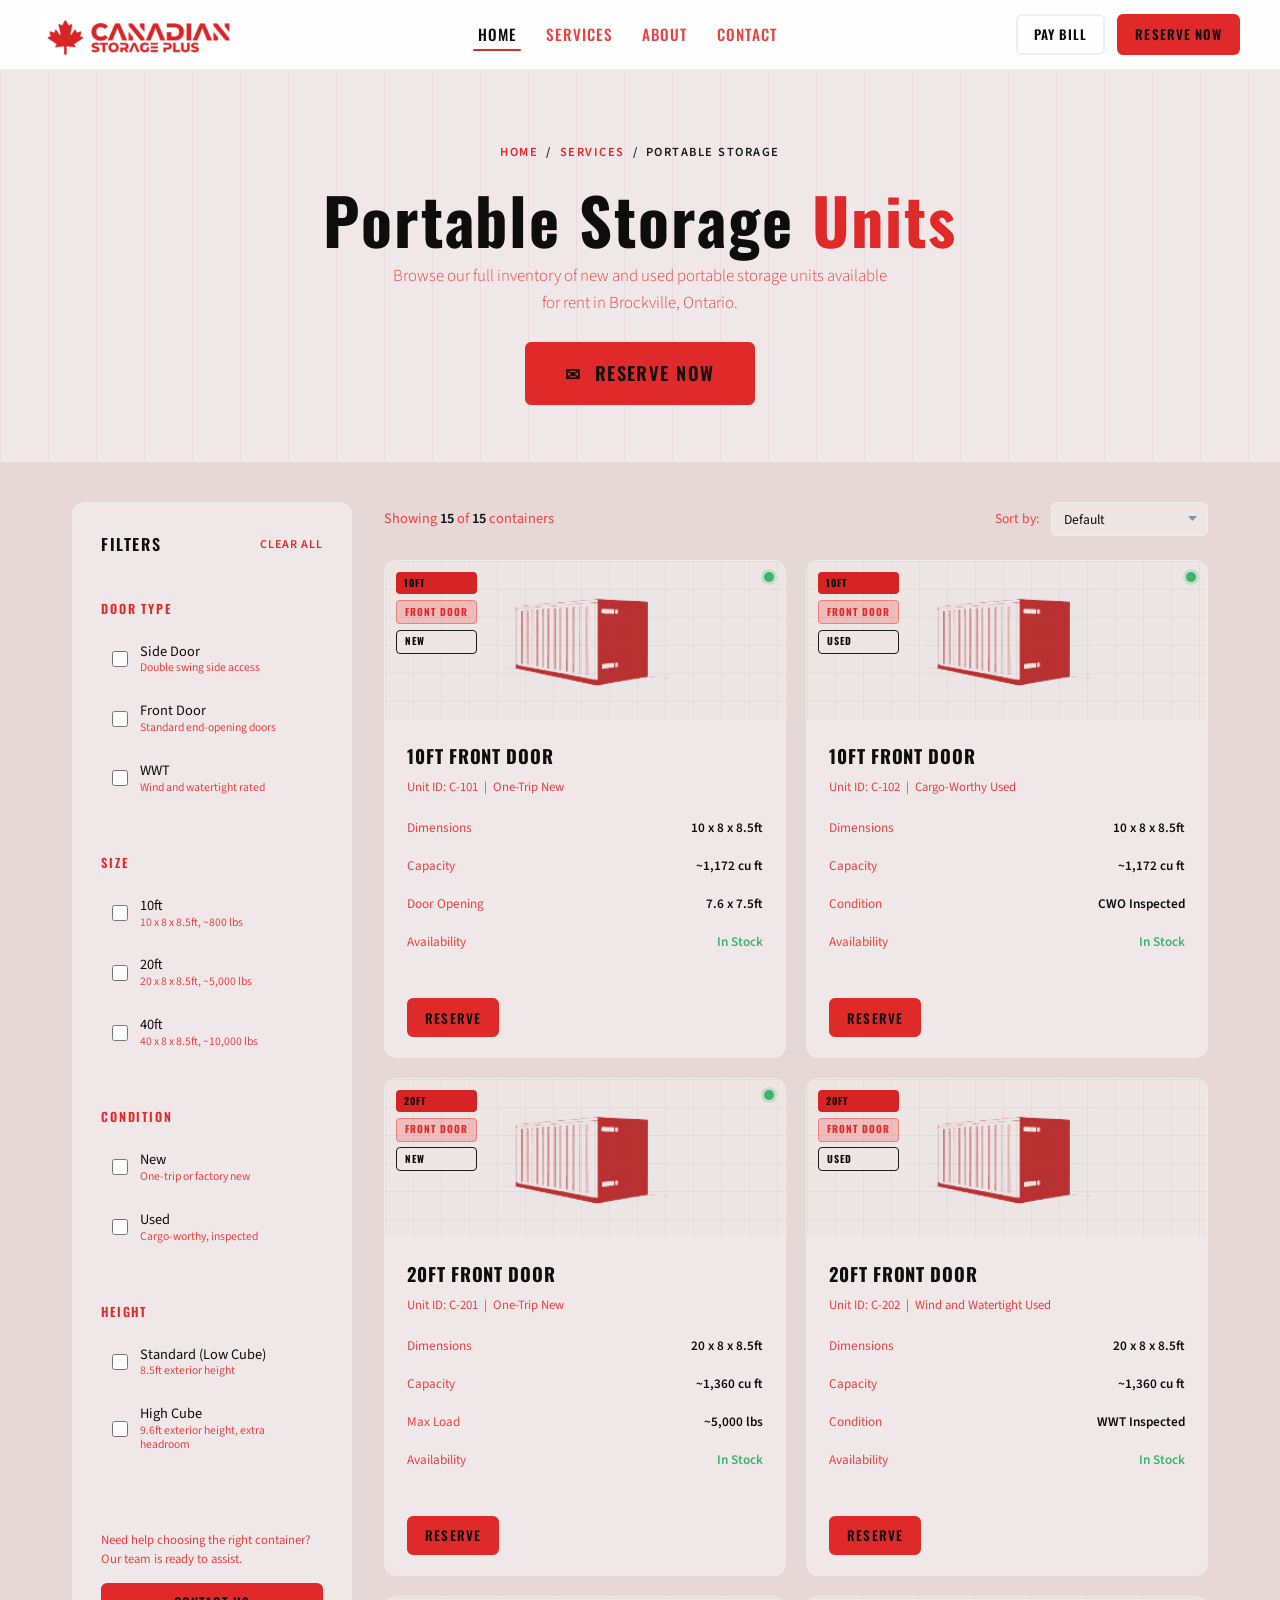
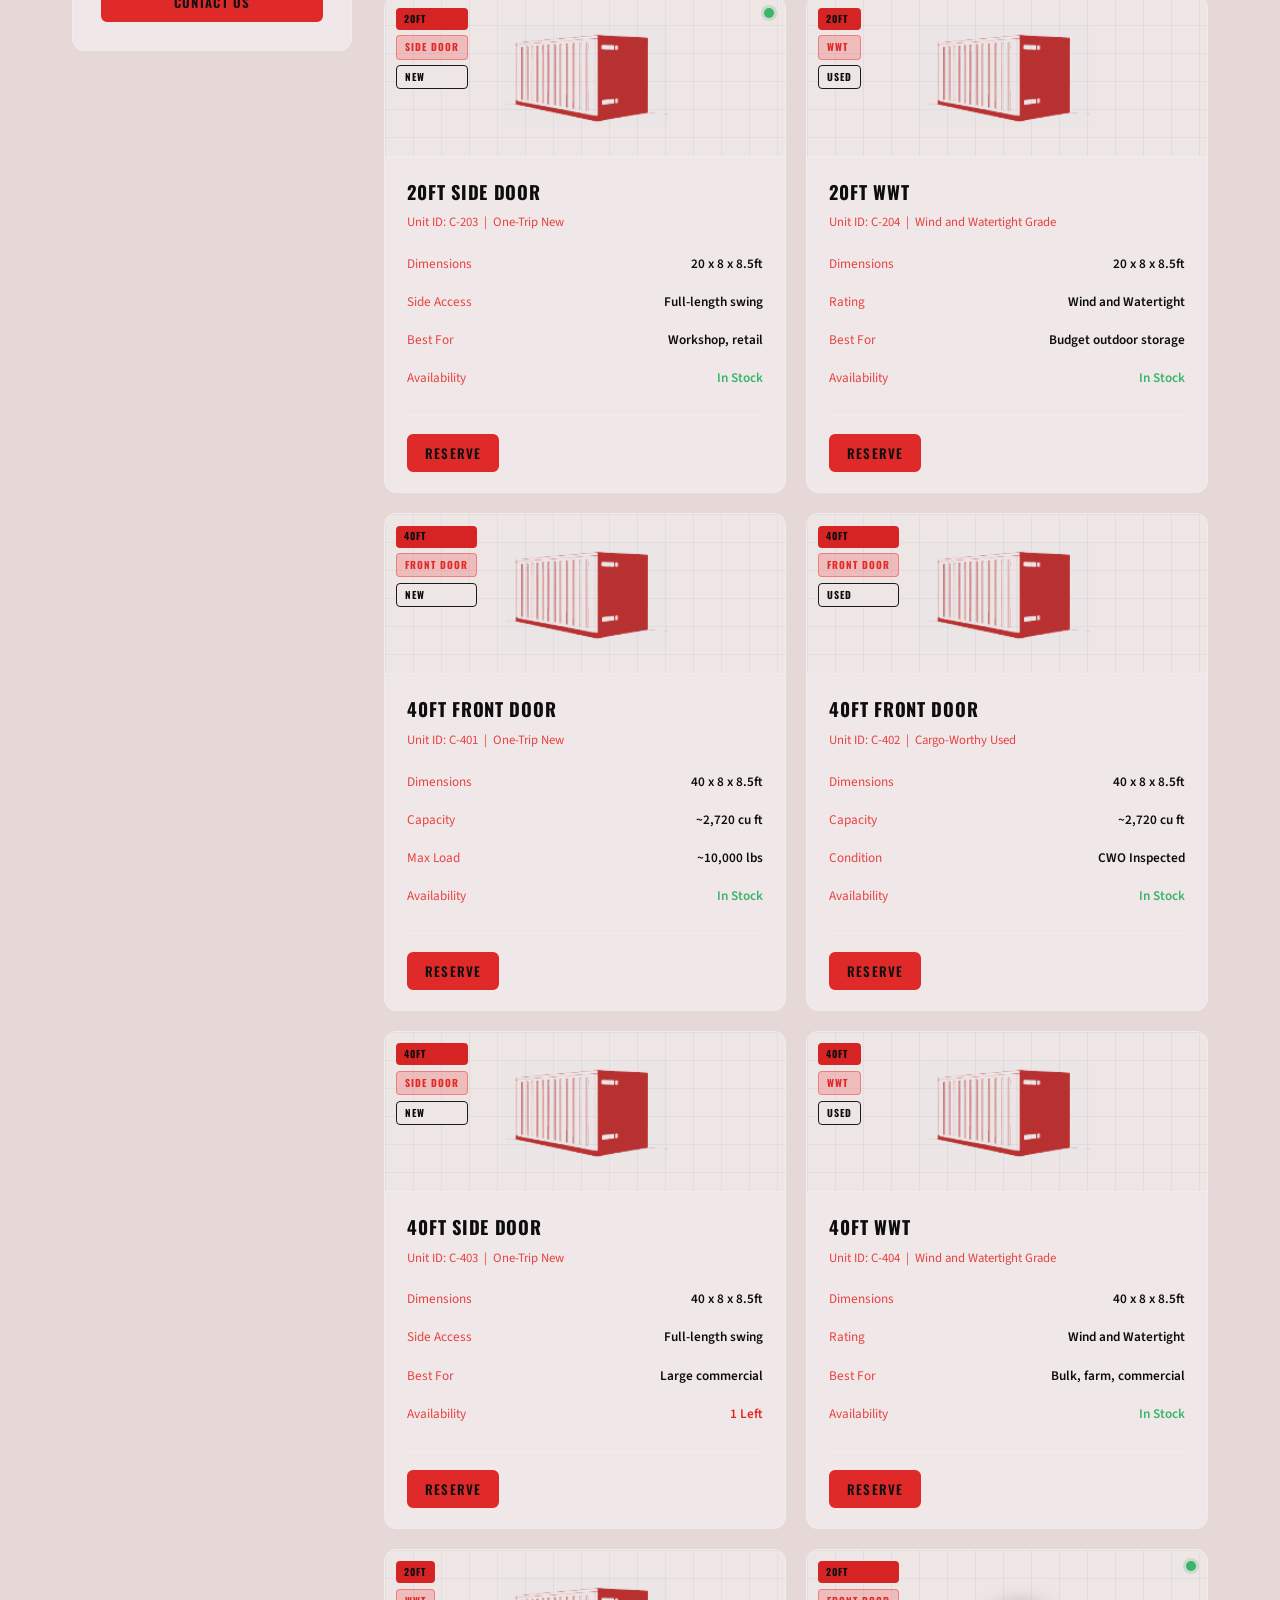
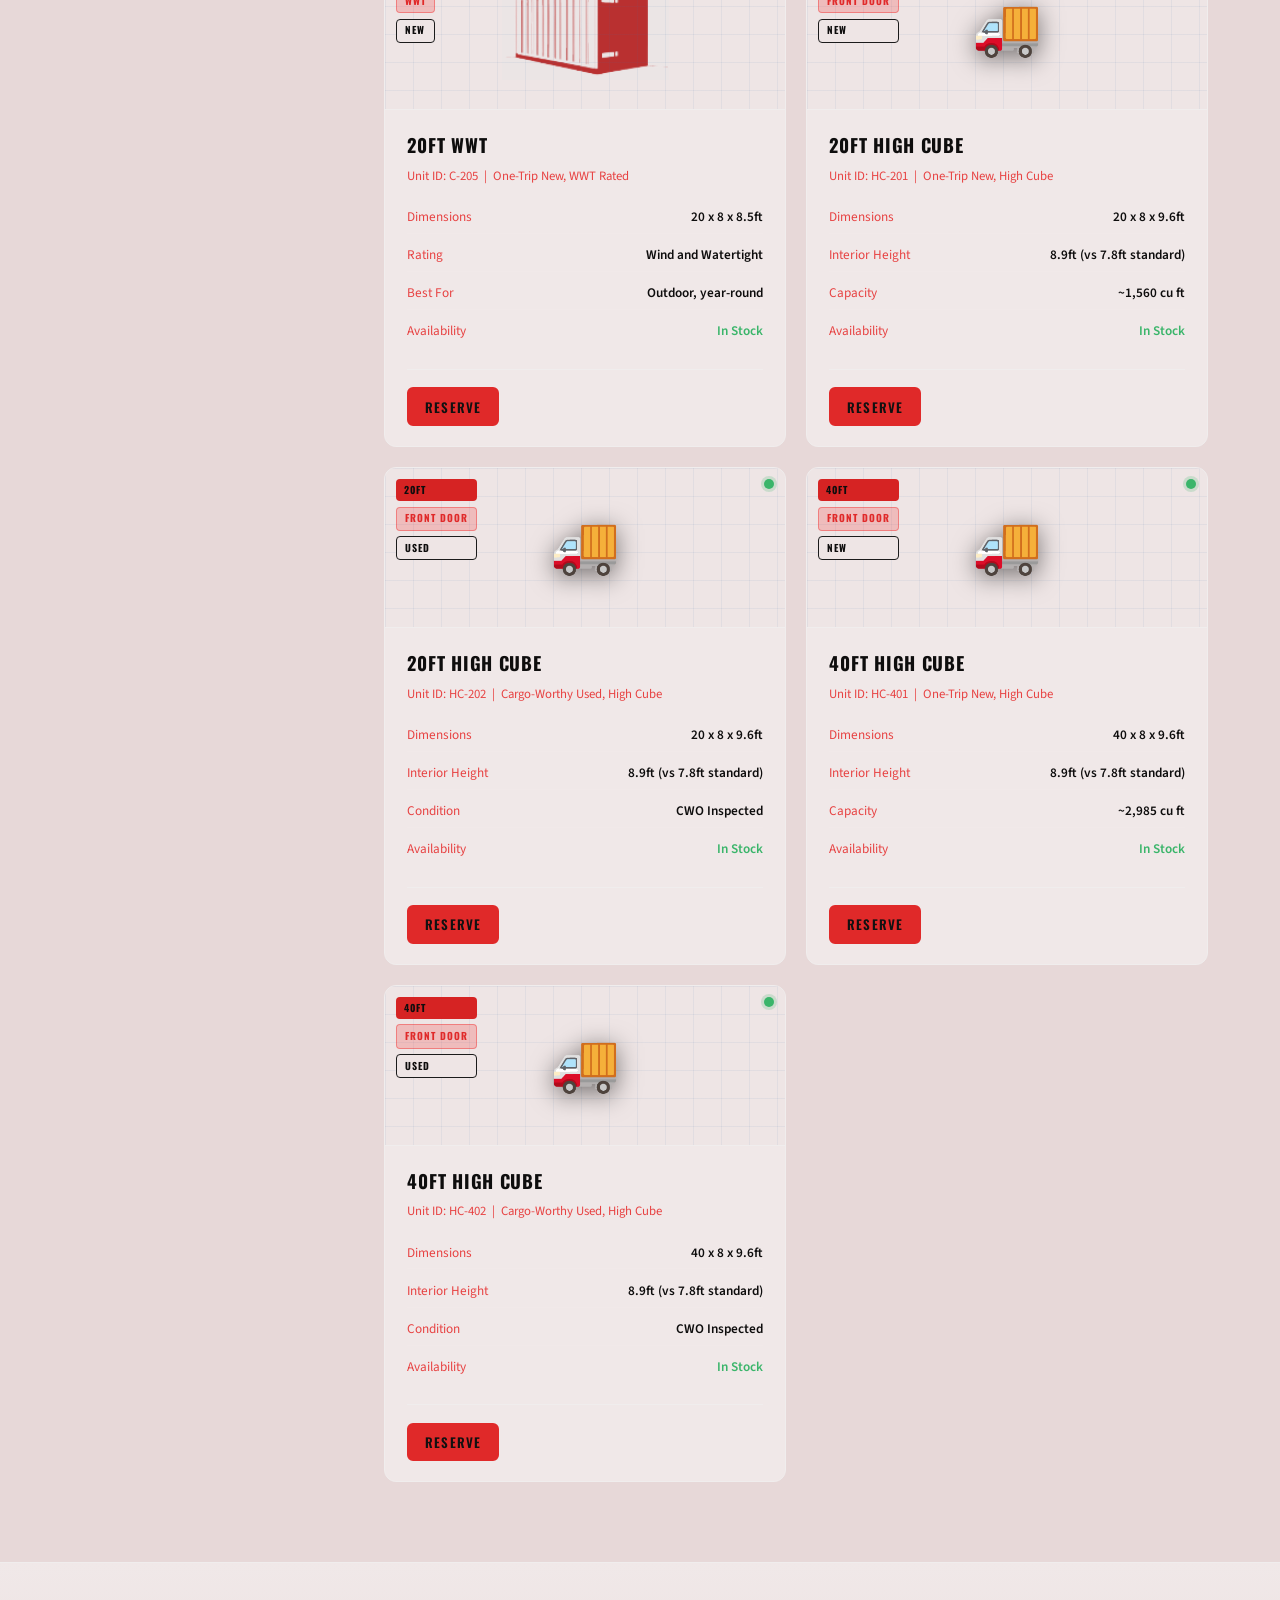
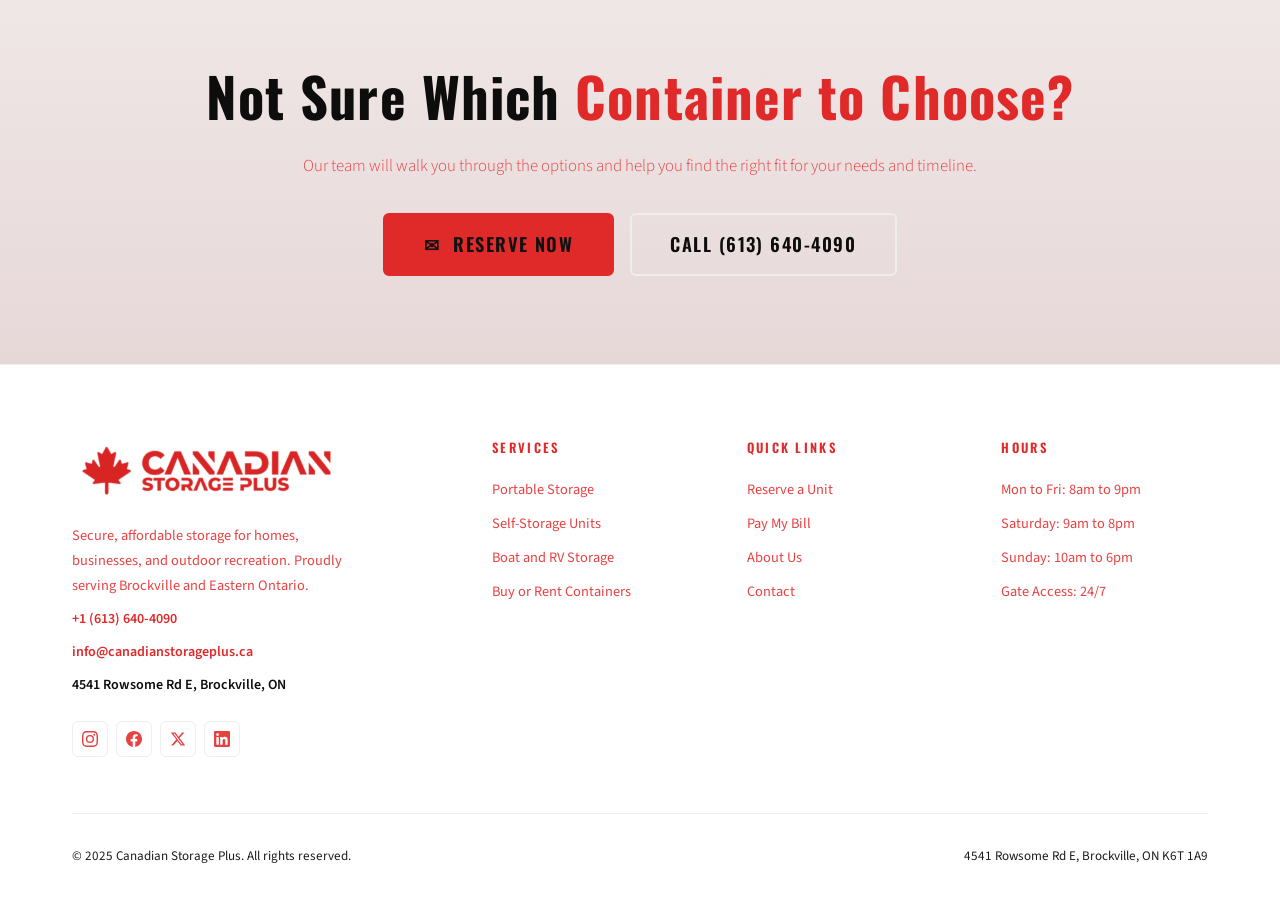
<file: portable-storage/index.html>
<!DOCTYPE html>
<html lang="en">
<head>
  <meta charset="UTF-8">
  <meta name="viewport" content="width=device-width, initial-scale=1.0">
  <title>Portable Storage | Canadian Storage Plus</title>
  <meta name="description" content="Browse our full selection of 10ft, 20ft, and 40ft portable storage units in Brockville, Ontario. New and used units available for rent.">
  <link rel="stylesheet" href="../styles.css">
  <link rel="icon" type="image/png" href="../assets/csp-icon.png" alt="Canadian Storage Plus Logo">
</head>
<body class="page-top">
 
  <!-- ===================================================
       NAVBAR
  ==================================================== -->
  <!-- NAVBAR -->
    <nav id="navbar">
      <a href="../" class="nav-logo">
        <div class="nav-logo__icon">
          <img src="../assets/logo.png">
        </div>
      </a>
      <div class="nav-links">
        <a href="../" class="active">Home</a>
        <a href="../services">Services</a>
        <a href="../about">About</a>
        <a href="../contact">Contact</a>
      </div>
      <div class="nav-right">
        <a href="https://www.smdservers.net/SLWebSiteTemplate_V2/login.aspx?sCorpCode=Iiux7kWNhcp/ctygtxWSiw==&sLocationCode=F3e81MY3f4IcaovtqM7F3w==&1=1" target="_blank" class="btn btn--outline btn--sm">Pay Bill</a>
        <a href="https://www.smdservers.net/SLWebSiteTemplate_V2/ReserveMoveIn.aspx?sCorpCode=Iiux7kWNhcp%2fctygtxWSiw%3d%3d&sLocationCode=F3e81MY3f4IcaovtqM7F3w%3d%3d&1=1" target="_blank" class="btn btn--amber btn--sm">Reserve Now</a>
      </div>
      <button class="hamburger" aria-label="Menu">
        <span></span><span></span><span></span>
      </button>
    </nav>

    <!-- MOBILE NAV -->
    <div class="mobile-nav">
      <a href="../">Home</a>
      <a href="../services">Services</a>
      <a href="../about">About</a>
      <a href="../contact">Contact</a>
      <a href="https://www.smdservers.net/SLWebSiteTemplate_V2/login.aspx?sCorpCode=Iiux7kWNhcp/ctygtxWSiw==&sLocationCode=F3e81MY3f4IcaovtqM7F3w==&1=1" target="_blank" class="btn btn--outline">Pay Bill</a>
      <a href="https://www.smdservers.net/SLWebSiteTemplate_V2/ReserveMoveIn.aspx?sCorpCode=Iiux7kWNhcp%2fctygtxWSiw%3d%3d&sLocationCode=F3e81MY3f4IcaovtqM7F3w%3d%3d&1=1" target="_blank" class="btn btn--amber">Reserve Now</a>
    </div>
 
  <!-- ===================================================
       PAGE HEADER
  ==================================================== -->
  <div class="page-header">
    <div class="page-header__grid"></div>
    <div class="container page-header__content">
      <div class="breadcrumb">
        <a href="../">Home</a>
        <span class="sep">/</span>
        <a href="../services">Services</a>
        <span class="sep">/</span>
        <span>Portable Storage</span>
      </div>
      <h1>Portable Storage <span>Units</span></h1>
      <p>Browse our full inventory of new and used portable storage units available for rent in Brockville, Ontario.</p>
      <div style="margin-top:1.5rem;display:flex;align-items:center;justify-content:center;gap:1rem;flex-wrap:wrap;">
        <a href="https://www.smdservers.net/SLWebSiteTemplate_V2/ReserveMoveIn.aspx?sCorpCode=Iiux7kWNhcp%2fctygtxWSiw%3d%3d&sLocationCode=F3e81MY3f4IcaovtqM7F3w%3d%3d&1=1" class="btn btn--amber btn--lg">&#9993;&nbsp; Reserve Now</a>
      </div>
    </div>
  </div>
 
  <!-- ===================================================
       CATALOGUE LAYOUT
  ==================================================== -->
  <div class="container">
    <div class="catalogue-layout">
 
      <!-- ── SIDEBAR FILTER PANEL ────────────────────── -->
      <aside>
        <!-- Mobile toggle button -->
        <button class="filter-toggle" id="filterToggle" aria-expanded="false" aria-controls="filterPanel">
          <span>&#9776;&nbsp; Filter Containers</span>
          <span class="filter-toggle__icon">&#9660;</span>
        </button>
 
        <div class="filter-panel" id="filterPanel" role="search" aria-label="Filter containers">
          <div class="filter-panel__head">
            <h3>Filters</h3>
            <button class="filter-clear" id="clearFilters">Clear All</button>
          </div>
 
          <!-- Door Type -->
          <div class="filter-group">
            <span class="filter-group__label">Door Type</span>
            <div class="filter-options">
              <label class="filter-option">
                <input type="checkbox" name="filterType" value="side-door">
                <div class="filter-option__text">
                  <span class="filter-option__name">Side Door</span>
                  <span class="filter-option__sub">Double swing side access</span>
                </div>
              </label>
              <label class="filter-option">
                <input type="checkbox" name="filterType" value="front-door">
                <div class="filter-option__text">
                  <span class="filter-option__name">Front Door</span>
                  <span class="filter-option__sub">Standard end-opening doors</span>
                </div>
              </label>
              <label class="filter-option">
                <input type="checkbox" name="filterType" value="wwt">
                <div class="filter-option__text">
                  <span class="filter-option__name">WWT</span>
                  <span class="filter-option__sub">Wind and watertight rated</span>
                </div>
              </label>
            </div>
          </div>
 
          <!-- Size -->
          <div class="filter-group">
            <span class="filter-group__label">Size</span>
            <div class="filter-options">
              <label class="filter-option">
                <input type="checkbox" name="filterSize" value="10ft">
                <div class="filter-option__text">
                  <span class="filter-option__name">10ft</span>
                  <span class="filter-option__sub">10 x 8 x 8.5ft, ~800 lbs</span>
                </div>
              </label>
              <label class="filter-option">
                <input type="checkbox" name="filterSize" value="20ft">
                <div class="filter-option__text">
                  <span class="filter-option__name">20ft</span>
                  <span class="filter-option__sub">20 x 8 x 8.5ft, ~5,000 lbs</span>
                </div>
              </label>
              <label class="filter-option">
                <input type="checkbox" name="filterSize" value="40ft">
                <div class="filter-option__text">
                  <span class="filter-option__name">40ft</span>
                  <span class="filter-option__sub">40 x 8 x 8.5ft, ~10,000 lbs</span>
                </div>
              </label>
            </div>
          </div>
 
          <!-- Condition -->
          <div class="filter-group">
            <span class="filter-group__label">Condition</span>
            <div class="filter-options">
              <label class="filter-option">
                <input type="checkbox" name="filterCond" value="new">
                <div class="filter-option__text">
                  <span class="filter-option__name">New</span>
                  <span class="filter-option__sub">One-trip or factory new</span>
                </div>
              </label>
              <label class="filter-option">
                <input type="checkbox" name="filterCond" value="used">
                <div class="filter-option__text">
                  <span class="filter-option__name">Used</span>
                  <span class="filter-option__sub">Cargo-worthy, inspected</span>
                </div>
              </label>
            </div>
          </div>

          <!-- Height (20ft and 40ft only) -->
          <div class="filter-group">
            <span class="filter-group__label">Height</span>
            <div class="filter-options">
              <label class="filter-option">
                <input type="checkbox" name="filterHeight" value="standard">
                <div class="filter-option__text">
                  <span class="filter-option__name">Standard (Low Cube)</span>
                  <span class="filter-option__sub">8.5ft exterior height</span>
                </div>
              </label>
              <label class="filter-option">
                <input type="checkbox" name="filterHeight" value="high-cube">
                <div class="filter-option__text">
                  <span class="filter-option__name">High Cube</span>
                  <span class="filter-option__sub">9.6ft exterior height, extra headroom</span>
                </div>
              </label>
            </div>
          </div>
 
          <!-- Quick inquiry CTA inside panel -->
          <div style="padding-top:1.25rem;border-top:1px solid var(--c-border);margin-top:0.25rem;">
            <p style="font-size:0.8rem;color:var(--c-muted);margin-bottom:0.85rem;line-height:1.5;">
              Need help choosing the right container? Our team is ready to assist.
            </p>
            <button class="btn btn--amber btn--sm btn--full" data-modal-open>Contact Us</button>
          </div>
        </div>
      </aside>
 
      <!-- ── MAIN CONTENT ─────────────────────────────── -->
      <main id="containerCatalogue">
 
        <!-- Toolbar -->
        <div class="catalogue-toolbar">
          <div id="catalogueCount" class="catalogue-count">
            Showing <strong>12</strong> of <strong>12</strong> containers
          </div>
          <div class="catalogue-sort">
            <span>Sort by:</span>
            <select id="catalogueSort" aria-label="Sort containers">
              <option value="default">Default</option>
              <option value="price-asc">Price: Low to High</option>
              <option value="price-desc">Price: High to Low</option>
              <option value="size-asc">Size: Small to Large</option>
              <option value="size-desc">Size: Large to Small</option>
            </select>
          </div>
        </div>
 
        <!-- Active filter tags -->
        <div id="activeTags" class="active-filters" aria-live="polite"></div>
 
        <!-- Product grid -->
        <div class="container-grid" id="containerGrid">
 
          <!-- Card 1: 10ft Front Door New -->
          <article
            class="container-card"
            data-type="front-door"
            data-size="10ft"
            data-cond="new"
            data-price="89"
            data-size-num="10"
            data-height="standard"
          >
            <div class="container-card__visual">
              <div class="container-card__badges">
                <span class="badge badge--size">10ft</span>
                <span class="badge badge--type">Front Door</span>
                <span class="badge badge--cond-new">New</span>
              </div>
              <div class="container-card__avail" title="In stock"></div>
              <img src="../assets/container.png" alt="Container C-101: 10ft Front Door, One-Trip New" class="container-card__image">
            </div>
            <div class="container-card__body">
              <div class="container-card__title">10ft Front Door</div>
              <div class="container-card__meta">Unit ID: C-101 &nbsp;|&nbsp; One-Trip New</div>
              <div class="container-card__specs">
                <div class="container-card__spec">
                  <span class="spec-label">Dimensions</span>
                  <span class="spec-val">10 x 8 x 8.5ft</span>
                </div>
                <div class="container-card__spec">
                  <span class="spec-label">Capacity</span>
                  <span class="spec-val">~1,172 cu ft</span>
                </div>
                <div class="container-card__spec">
                  <span class="spec-label">Door Opening</span>
                  <span class="spec-val">7.6 x 7.5ft</span>
                </div>
                <div class="container-card__spec">
                  <span class="spec-label">Availability</span>
                  <span class="spec-val" style="color:#3ab56a;">In Stock</span>
                </div>
              </div>
              <div class="container-card__footer">
                <button class="btn btn--amber btn--sm" href="https://www.smdservers.net/SLWebSiteTemplate_V2/ReserveMoveIn.aspx?sCorpCode=Iiux7kWNhcp%2fctygtxWSiw%3d%3d&sLocationCode=F3e81MY3f4IcaovtqM7F3w%3d%3d&1=1">Reserve</button>
              </div>
            </div>
          </article>
 
          <!-- Card 2: 10ft Front Door Used -->
          <article
            class="container-card"
            data-type="front-door"
            data-size="10ft"
            data-cond="used"
            data-price="65"
            data-size-num="10"
            data-height="standard"
          >
            <div class="container-card__visual">
              <div class="container-card__badges">
                <span class="badge badge--size">10ft</span>
                <span class="badge badge--type">Front Door</span>
                <span class="badge badge--cond-used">Used</span>
              </div>
              <div class="container-card__avail" title="In stock"></div>
              <img src="../assets/container.png" alt="Container C-102: 10ft Front Door, Used" class="container-card__image">
            </div>
            <div class="container-card__body">
              <div class="container-card__title">10ft Front Door</div>
              <div class="container-card__meta">Unit ID: C-102 &nbsp;|&nbsp; Cargo-Worthy Used</div>
              <div class="container-card__specs">
                <div class="container-card__spec">
                  <span class="spec-label">Dimensions</span>
                  <span class="spec-val">10 x 8 x 8.5ft</span>
                </div>
                <div class="container-card__spec">
                  <span class="spec-label">Capacity</span>
                  <span class="spec-val">~1,172 cu ft</span>
                </div>
                <div class="container-card__spec">
                  <span class="spec-label">Condition</span>
                  <span class="spec-val">CWO Inspected</span>
                </div>
                <div class="container-card__spec">
                  <span class="spec-label">Availability</span>
                  <span class="spec-val" style="color:#3ab56a;">In Stock</span>
                </div>
              </div>
              <div class="container-card__footer">
                <button class="btn btn--amber btn--sm" href="https://www.smdservers.net/SLWebSiteTemplate_V2/ReserveMoveIn.aspx?sCorpCode=Iiux7kWNhcp%2fctygtxWSiw%3d%3d&sLocationCode=F3e81MY3f4IcaovtqM7F3w%3d%3d&1=1">Reserve</button>
              </div>
            </div>
          </article>
          <!-- Card 4: 20ft Front Door New -->
          <article
            class="container-card"
            data-type="front-door"
            data-size="20ft"
            data-cond="new"
            data-price="129"
            data-size-num="20"
            data-height="standard"
          >
            <div class="container-card__visual">
              <div class="container-card__badges">
                <span class="badge badge--size">20ft</span>
                <span class="badge badge--type">Front Door</span>
                <span class="badge badge--cond-new">New</span>
              </div>
              <div class="container-card__avail" title="In stock"></div>
              <img src="../assets/container.png" alt="Container C-201: 20ft Front Door, One-Trip New" class="container-card__image">
            </div>
            <div class="container-card__body">
              <div class="container-card__title">20ft Front Door</div>
              <div class="container-card__meta">Unit ID: C-201 &nbsp;|&nbsp; One-Trip New</div>
              <div class="container-card__specs">
                <div class="container-card__spec">
                  <span class="spec-label">Dimensions</span>
                  <span class="spec-val">20 x 8 x 8.5ft</span>
                </div>
                <div class="container-card__spec">
                  <span class="spec-label">Capacity</span>
                  <span class="spec-val">~1,360 cu ft</span>
                </div>
                <div class="container-card__spec">
                  <span class="spec-label">Max Load</span>
                  <span class="spec-val">~5,000 lbs</span>
                </div>
                <div class="container-card__spec">
                  <span class="spec-label">Availability</span>
                  <span class="spec-val" style="color:#3ab56a;">In Stock</span>
                </div>
              </div>
              <div class="container-card__footer">
                <button class="btn btn--amber btn--sm" href="https://www.smdservers.net/SLWebSiteTemplate_V2/ReserveMoveIn.aspx?sCorpCode=Iiux7kWNhcp%2fctygtxWSiw%3d%3d&sLocationCode=F3e81MY3f4IcaovtqM7F3w%3d%3d&1=1">Reserve</button>
              </div>
            </div>
          </article>
 
          <!-- Card 5: 20ft Front Door Used -->
          <article
            class="container-card"
            data-type="front-door"
            data-size="20ft"
            data-cond="used"
            data-price="99"
            data-size-num="20"
            data-height="standard"
          >
            <div class="container-card__visual">
              <div class="container-card__badges">
                <span class="badge badge--size">20ft</span>
                <span class="badge badge--type">Front Door</span>
                <span class="badge badge--cond-used">Used</span>
              </div>
              <img src="../assets/container.png" alt="Container C-202: 20ft Front Door, Used" class="container-card__image">
            </div>
            <div class="container-card__body">
              <div class="container-card__title">20ft Front Door</div>
              <div class="container-card__meta">Unit ID: C-202 &nbsp;|&nbsp; Wind and Watertight Used</div>
              <div class="container-card__specs">
                <div class="container-card__spec">
                  <span class="spec-label">Dimensions</span>
                  <span class="spec-val">20 x 8 x 8.5ft</span>
                </div>
                <div class="container-card__spec">
                  <span class="spec-label">Capacity</span>
                  <span class="spec-val">~1,360 cu ft</span>
                </div>
                <div class="container-card__spec">
                  <span class="spec-label">Condition</span>
                  <span class="spec-val">WWT Inspected</span>
                </div>
                <div class="container-card__spec">
                  <span class="spec-label">Availability</span>
                  <span class="spec-val" style="color:#3ab56a;">In Stock</span>
                </div>
              </div>
              <div class="container-card__footer">
                <button class="btn btn--amber btn--sm" href="https://www.smdservers.net/SLWebSiteTemplate_V2/ReserveMoveIn.aspx?sCorpCode=Iiux7kWNhcp%2fctygtxWSiw%3d%3d&sLocationCode=F3e81MY3f4IcaovtqM7F3w%3d%3d&1=1">Reserve</button>
              </div>
            </div>
          </article>
 
          <!-- Card 6: 20ft Side Door New -->
          <article
            class="container-card"
            data-type="side-door"
            data-size="20ft"
            data-cond="new"
            data-price="149"
            data-size-num="20"
            data-height="standard"
          >
            <div class="container-card__visual">
              <div class="container-card__badges">
                <span class="badge badge--size">20ft</span>
                <span class="badge badge--type">Side Door</span>
                <span class="badge badge--cond-new">New</span>
              </div>
              <div class="container-card__avail" title="In stock"></div>
              <img src="../assets/container.png" alt="Container C-203: 20ft Side Door, One-Trip New" class="container-card__image">
            </div>
            <div class="container-card__body">
              <div class="container-card__title">20ft Side Door</div>
              <div class="container-card__meta">Unit ID: C-203 &nbsp;|&nbsp; One-Trip New</div>
              <div class="container-card__specs">
                <div class="container-card__spec">
                  <span class="spec-label">Dimensions</span>
                  <span class="spec-val">20 x 8 x 8.5ft</span>
                </div>
                <div class="container-card__spec">
                  <span class="spec-label">Side Access</span>
                  <span class="spec-val">Full-length swing</span>
                </div>
                <div class="container-card__spec">
                  <span class="spec-label">Best For</span>
                  <span class="spec-val">Workshop, retail</span>
                </div>
                <div class="container-card__spec">
                  <span class="spec-label">Availability</span>
                  <span class="spec-val" style="color:#3ab56a;">In Stock</span>
                </div>
              </div>
              <div class="container-card__footer">
                <button class="btn btn--amber btn--sm" href="https://www.smdservers.net/SLWebSiteTemplate_V2/ReserveMoveIn.aspx?sCorpCode=Iiux7kWNhcp%2fctygtxWSiw%3d%3d&sLocationCode=F3e81MY3f4IcaovtqM7F3w%3d%3d&1=1">Reserve</button>
              </div>
            </div>
          </article>
 
          <!-- Card 7: 20ft WWT Used -->
          <article
            class="container-card"
            data-type="wwt"
            data-size="20ft"
            data-cond="used"
            data-price="85"
            data-size-num="20"
            data-height="standard"  
          >
            <div class="container-card__visual">
              <div class="container-card__badges">
                <span class="badge badge--size">20ft</span>
                <span class="badge badge--type">WWT</span>
                <span class="badge badge--cond-used">Used</span>
              </div>
              <img src="../assets/container.png" alt="Container C-204: 20ft WWT, Used" class="container-card__image">
            </div>
            <div class="container-card__body">
              <div class="container-card__title">20ft WWT</div>
              <div class="container-card__meta">Unit ID: C-204 &nbsp;|&nbsp; Wind and Watertight Grade</div>
              <div class="container-card__specs">
                <div class="container-card__spec">
                  <span class="spec-label">Dimensions</span>
                  <span class="spec-val">20 x 8 x 8.5ft</span>
                </div>
                <div class="container-card__spec">
                  <span class="spec-label">Rating</span>
                  <span class="spec-val">Wind and Watertight</span>
                </div>
                <div class="container-card__spec">
                  <span class="spec-label">Best For</span>
                  <span class="spec-val">Budget outdoor storage</span>
                </div>
                <div class="container-card__spec">
                  <span class="spec-label">Availability</span>
                  <span class="spec-val" style="color:#3ab56a;">In Stock</span>
                </div>
              </div>
              <div class="container-card__footer">
                <button class="btn btn--amber btn--sm" href="https://www.smdservers.net/SLWebSiteTemplate_V2/ReserveMoveIn.aspx?sCorpCode=Iiux7kWNhcp%2fctygtxWSiw%3d%3d&sLocationCode=F3e81MY3f4IcaovtqM7F3w%3d%3d&1=1">Reserve</button>
              </div>
            </div>
          </article>
 
          <!-- Card 8: 40ft Front Door New -->
          <article
            class="container-card"
            data-type="front-door"
            data-size="40ft"
            data-cond="new"
            data-price="169"
            data-size-num="40"
            data-height="standard"
          >
            <div class="container-card__visual">
              <div class="container-card__badges">
                <span class="badge badge--size">40ft</span>
                <span class="badge badge--type">Front Door</span>
                <span class="badge badge--cond-new">New</span>
              </div>
              <img src="../assets/container.png" alt="Container C-401: 40ft Front Door, One-Trip New" class="container-card__image">
            </div>
            <div class="container-card__body">
              <div class="container-card__title">40ft Front Door</div>
              <div class="container-card__meta">Unit ID: C-401 &nbsp;|&nbsp; One-Trip New</div>
              <div class="container-card__specs">
                <div class="container-card__spec">
                  <span class="spec-label">Dimensions</span>
                  <span class="spec-val">40 x 8 x 8.5ft</span>
                </div>
                <div class="container-card__spec">
                  <span class="spec-label">Capacity</span>
                  <span class="spec-val">~2,720 cu ft</span>
                </div>
                <div class="container-card__spec">
                  <span class="spec-label">Max Load</span>
                  <span class="spec-val">~10,000 lbs</span>
                </div>
                <div class="container-card__spec">
                  <span class="spec-label">Availability</span>
                  <span class="spec-val" style="color:#3ab56a;">In Stock</span>
                </div>
              </div>
              <div class="container-card__footer">
                <button class="btn btn--amber btn--sm" href="https://www.smdservers.net/SLWebSiteTemplate_V2/ReserveMoveIn.aspx?sCorpCode=Iiux7kWNhcp%2fctygtxWSiw%3d%3d&sLocationCode=F3e81MY3f4IcaovtqM7F3w%3d%3d&1=1">Reserve</button>
              </div>
            </div>
          </article>
 
          <!-- Card 9: 40ft Front Door Used -->
          <article
            class="container-card"
            data-type="front-door"
            data-size="40ft"
            data-cond="used"
            data-price="129"
            data-size-num="40"
            data-height="standard"
          >
            <div class="container-card__visual">
              <div class="container-card__badges">
                <span class="badge badge--size">40ft</span>
                <span class="badge badge--type">Front Door</span>
                <span class="badge badge--cond-used">Used</span>
              </div>
              <img src="../assets/container.png" alt="Container C-402: 40ft Front Door, Used" class="container-card__image">
            </div>
            <div class="container-card__body">
              <div class="container-card__title">40ft Front Door</div>
              <div class="container-card__meta">Unit ID: C-402 &nbsp;|&nbsp; Cargo-Worthy Used</div>
              <div class="container-card__specs">
                <div class="container-card__spec">
                  <span class="spec-label">Dimensions</span>
                  <span class="spec-val">40 x 8 x 8.5ft</span>
                </div>
                <div class="container-card__spec">
                  <span class="spec-label">Capacity</span>
                  <span class="spec-val">~2,720 cu ft</span>
                </div>
                <div class="container-card__spec">
                  <span class="spec-label">Condition</span>
                  <span class="spec-val">CWO Inspected</span>
                </div>
                <div class="container-card__spec">
                  <span class="spec-label">Availability</span>
                  <span class="spec-val" style="color:#3ab56a;">In Stock</span>
                </div>
              </div>
              <div class="container-card__footer">
                <button class="btn btn--amber btn--sm" href="https://www.smdservers.net/SLWebSiteTemplate_V2/ReserveMoveIn.aspx?sCorpCode=Iiux7kWNhcp%2fctygtxWSiw%3d%3d&sLocationCode=F3e81MY3f4IcaovtqM7F3w%3d%3d&1=1">Reserve</button>
              </div>
            </div>
          </article>
 
          <!-- Card 10: 40ft Side Door New -->
          <article
            class="container-card"
            data-type="side-door"
            data-size="40ft"
            data-cond="new"
            data-price="199"
            data-size-num="40"
            data-height="standard"
          >
            <div class="container-card__visual">
              <div class="container-card__badges">
                <span class="badge badge--size">40ft</span>
                <span class="badge badge--type">Side Door</span>
                <span class="badge badge--cond-new">New</span>
              </div>
              <img src="../assets/container.png" alt="Container C-403: 40ft Side Door, One-Trip New" class="container-card__image">
            </div>
            <div class="container-card__body">
              <div class="container-card__title">40ft Side Door</div>
              <div class="container-card__meta">Unit ID: C-403 &nbsp;|&nbsp; One-Trip New</div>
              <div class="container-card__specs">
                <div class="container-card__spec">
                  <span class="spec-label">Dimensions</span>
                  <span class="spec-val">40 x 8 x 8.5ft</span>
                </div>
                <div class="container-card__spec">
                  <span class="spec-label">Side Access</span>
                  <span class="spec-val">Full-length swing</span>
                </div>
                <div class="container-card__spec">
                  <span class="spec-label">Best For</span>
                  <span class="spec-val">Large commercial</span>
                </div>
                <div class="container-card__spec">
                  <span class="spec-label">Availability</span>
                  <span class="spec-val" style="color:var(--c-amber);">1 Left</span>
                </div>
              </div>
              <div class="container-card__footer">
                <button class="btn btn--amber btn--sm" href="https://www.smdservers.net/SLWebSiteTemplate_V2/ReserveMoveIn.aspx?sCorpCode=Iiux7kWNhcp%2fctygtxWSiw%3d%3d&sLocationCode=F3e81MY3f4IcaovtqM7F3w%3d%3d&1=1">Reserve</button>
              </div>
            </div>
          </article>
 
          <!-- Card 11: 40ft WWT Used -->
          <article
            class="container-card"
            data-type="wwt"
            data-size="40ft"
            data-cond="used"
            data-price="110"
            data-size-num="40"
            data-height="standard"
          >
            <div class="container-card__visual">
              <div class="container-card__badges">
                <span class="badge badge--size">40ft</span>
                <span class="badge badge--type">WWT</span>
                <span class="badge badge--cond-used">Used</span>
              </div>
              <img src="../assets/container.png" alt="Container C-404: 40ft WWT, Used" class="container-card__image">
            </div>
            <div class="container-card__body">
              <div class="container-card__title">40ft WWT</div>
              <div class="container-card__meta">Unit ID: C-404 &nbsp;|&nbsp; Wind and Watertight Grade</div>
              <div class="container-card__specs">
                <div class="container-card__spec">
                  <span class="spec-label">Dimensions</span>
                  <span class="spec-val">40 x 8 x 8.5ft</span>
                </div>
                <div class="container-card__spec">
                  <span class="spec-label">Rating</span>
                  <span class="spec-val">Wind and Watertight</span>
                </div>
                <div class="container-card__spec">
                  <span class="spec-label">Best For</span>
                  <span class="spec-val">Bulk, farm, commercial</span>
                </div>
                <div class="container-card__spec">
                  <span class="spec-label">Availability</span>
                  <span class="spec-val" style="color:#3ab56a;">In Stock</span>
                </div>
              </div>
              <div class="container-card__footer">
                <button class="btn btn--amber btn--sm" href="https://www.smdservers.net/SLWebSiteTemplate_V2/ReserveMoveIn.aspx?sCorpCode=Iiux7kWNhcp%2fctygtxWSiw%3d%3d&sLocationCode=F3e81MY3f4IcaovtqM7F3w%3d%3d&1=1">Reserve</button>
              </div>
            </div>
          </article>
 
          <!-- Card 12: 20ft WWT New -->
          <article
            class="container-card"
            data-type="wwt"
            data-size="20ft"
            data-cond="new"
            data-price="119"
            data-size-num="20"
            data-height="standard"
          >
            <div class="container-card__visual">
              <div class="container-card__badges">
                <span class="badge badge--size">20ft</span>
                <span class="badge badge--type">WWT</span>
                <span class="badge badge--cond-new">New</span>
              </div>
              <img src="../assets/container.png" alt="Container C-205: 20ft WWT, One-Trip New" class="container-card__image">
            </div>
            <div class="container-card__body">
              <div class="container-card__title">20ft WWT</div>
              <div class="container-card__meta">Unit ID: C-205 &nbsp;|&nbsp; One-Trip New, WWT Rated</div>
              <div class="container-card__specs">
                <div class="container-card__spec">
                  <span class="spec-label">Dimensions</span>
                  <span class="spec-val">20 x 8 x 8.5ft</span>
                </div>
                <div class="container-card__spec">
                  <span class="spec-label">Rating</span>
                  <span class="spec-val">Wind and Watertight</span>
                </div>
                <div class="container-card__spec">
                  <span class="spec-label">Best For</span>
                  <span class="spec-val">Outdoor, year-round</span>
                </div>
                <div class="container-card__spec">
                  <span class="spec-label">Availability</span>
                  <span class="spec-val" style="color:#3ab56a;">In Stock</span>
                </div>
              </div>
              <div class="container-card__footer">
                <button class="btn btn--amber btn--sm" href="https://www.smdservers.net/SLWebSiteTemplate_V2/ReserveMoveIn.aspx?sCorpCode=Iiux7kWNhcp%2fctygtxWSiw%3d%3d&sLocationCode=F3e81MY3f4IcaovtqM7F3w%3d%3d&1=1">Reserve</button>
              </div>
            </div>
          </article>

           <!-- Card HC-1: 20ft High Cube Front Door New -->
          <article
            class="container-card"
            data-type="front-door"
            data-size="20ft"
            data-cond="new"
            data-price="149"
            data-size-num="20"
            data-height="high-cube"
          >
            <div class="container-card__visual">
              <div class="container-card__badges">
                <span class="badge badge--size">20ft</span>
                <span class="badge badge--type">Front Door</span>
                <span class="badge badge--cond-new">New</span>
              </div>
              <div class="container-card__avail" title="In stock"></div>
              <div class="container-card__emoji">&#128666;</div>
            </div>
            <div class="container-card__body">
              <div class="container-card__title">20ft High Cube</div>
              <div class="container-card__meta">Unit ID: HC-201 &nbsp;|&nbsp; One-Trip New, High Cube</div>
              <div class="container-card__specs">
                <div class="container-card__spec">
                  <span class="spec-label">Dimensions</span>
                  <span class="spec-val">20 x 8 x 9.6ft</span>
                </div>
                <div class="container-card__spec">
                  <span class="spec-label">Interior Height</span>
                  <span class="spec-val">8.9ft (vs 7.8ft standard)</span>
                </div>
                <div class="container-card__spec">
                  <span class="spec-label">Capacity</span>
                  <span class="spec-val">~1,560 cu ft</span>
                </div>
                <div class="container-card__spec">
                  <span class="spec-label">Availability</span>
                  <span class="spec-val" style="color:#3ab56a;">In Stock</span>
                </div>
              </div>
              <div class="container-card__footer">
                <button class="btn btn--amber btn--sm" href="https://www.smdservers.net/SLWebSiteTemplate_V2/ReserveMoveIn.aspx?sCorpCode=Iiux7kWNhcp%2fctygtxWSiw%3d%3d&sLocationCode=F3e81MY3f4IcaovtqM7F3w%3d%3d&1=1">Reserve</button>
              </div>
            </div>
          </article>
 
          <!-- Card HC-2: 20ft High Cube Front Door Used -->
          <article
            class="container-card"
            data-type="front-door"
            data-size="20ft"
            data-cond="used"
            data-price="115"
            data-size-num="20"
            data-height="high-cube"
          >
            <div class="container-card__visual">
              <div class="container-card__badges">
                <span class="badge badge--size">20ft</span>
                <span class="badge badge--type">Front Door</span>
                <span class="badge badge--cond-used">Used</span>
              </div>
              <div class="container-card__avail" title="In stock"></div>
              <div class="container-card__emoji">&#128666;</div>
            </div>
            <div class="container-card__body">
              <div class="container-card__title">20ft High Cube</div>
              <div class="container-card__meta">Unit ID: HC-202 &nbsp;|&nbsp; Cargo-Worthy Used, High Cube</div>
              <div class="container-card__specs">
                <div class="container-card__spec">
                  <span class="spec-label">Dimensions</span>
                  <span class="spec-val">20 x 8 x 9.6ft</span>
                </div>
                <div class="container-card__spec">
                  <span class="spec-label">Interior Height</span>
                  <span class="spec-val">8.9ft (vs 7.8ft standard)</span>
                </div>
                <div class="container-card__spec">
                  <span class="spec-label">Condition</span>
                  <span class="spec-val">CWO Inspected</span>
                </div>
                <div class="container-card__spec">
                  <span class="spec-label">Availability</span>
                  <span class="spec-val" style="color:#3ab56a;">In Stock</span>
                </div>
              </div>
              <div class="container-card__footer">
                <button class="btn btn--amber btn--sm" href="https://www.smdservers.net/SLWebSiteTemplate_V2/ReserveMoveIn.aspx?sCorpCode=Iiux7kWNhcp%2fctygtxWSiw%3d%3d&sLocationCode=F3e81MY3f4IcaovtqM7F3w%3d%3d&1=1">Reserve</button>
              </div>
            </div>
          </article>
 
          <!-- Card HC-3: 40ft High Cube Front Door New -->
          <article
            class="container-card"
            data-type="front-door"
            data-size="40ft"
            data-cond="new"
            data-price="199"
            data-size-num="40"
            data-height="high-cube"
          >
            <div class="container-card__visual">
              <div class="container-card__badges">
                <span class="badge badge--size">40ft</span>
                <span class="badge badge--type">Front Door</span>
                <span class="badge badge--cond-new">New</span>
              </div>
              <div class="container-card__avail" title="In stock"></div>
              <div class="container-card__emoji">&#128666;</div>
            </div>
            <div class="container-card__body">
              <div class="container-card__title">40ft High Cube</div>
              <div class="container-card__meta">Unit ID: HC-401 &nbsp;|&nbsp; One-Trip New, High Cube</div>
              <div class="container-card__specs">
                <div class="container-card__spec">
                  <span class="spec-label">Dimensions</span>
                  <span class="spec-val">40 x 8 x 9.6ft</span>
                </div>
                <div class="container-card__spec">
                  <span class="spec-label">Interior Height</span>
                  <span class="spec-val">8.9ft (vs 7.8ft standard)</span>
                </div>
                <div class="container-card__spec">
                  <span class="spec-label">Capacity</span>
                  <span class="spec-val">~2,985 cu ft</span>
                </div>
                <div class="container-card__spec">
                  <span class="spec-label">Availability</span>
                  <span class="spec-val" style="color:#3ab56a;">In Stock</span>
                </div>
              </div>
              <div class="container-card__footer">
                <button class="btn btn--amber btn--sm" href="https://www.smdservers.net/SLWebSiteTemplate_V2/ReserveMoveIn.aspx?sCorpCode=Iiux7kWNhcp%2fctygtxWSiw%3d%3d&sLocationCode=F3e81MY3f4IcaovtqM7F3w%3d%3d&1=1">Reserve</button>
              </div>
            </div>
          </article>
 
          <!-- Card HC-4: 40ft High Cube Front Door Used -->
          <article
            class="container-card"
            data-type="front-door"
            data-size="40ft"
            data-cond="used"
            data-price="155"
            data-size-num="40"
            data-height="high-cube"
          >
            <div class="container-card__visual">
              <div class="container-card__badges">
                <span class="badge badge--size">40ft</span>
                <span class="badge badge--type">Front Door</span>
                <span class="badge badge--cond-used">Used</span>
              </div>
              <div class="container-card__avail" title="In stock"></div>
              <div class="container-card__emoji">&#128666;</div>
            </div>
            <div class="container-card__body">
              <div class="container-card__title">40ft High Cube</div>
              <div class="container-card__meta">Unit ID: HC-402 &nbsp;|&nbsp; Cargo-Worthy Used, High Cube</div>
              <div class="container-card__specs">
                <div class="container-card__spec">
                  <span class="spec-label">Dimensions</span>
                  <span class="spec-val">40 x 8 x 9.6ft</span>
                </div>
                <div class="container-card__spec">
                  <span class="spec-label">Interior Height</span>
                  <span class="spec-val">8.9ft (vs 7.8ft standard)</span>
                </div>
                <div class="container-card__spec">
                  <span class="spec-label">Condition</span>
                  <span class="spec-val">CWO Inspected</span>
                </div>
                <div class="container-card__spec">
                  <span class="spec-label">Availability</span>
                  <span class="spec-val" style="color:#3ab56a;">In Stock</span>
                </div>
              </div>
              <div class="container-card__footer">
                <button class="btn btn--amber btn--sm" href="https://www.smdservers.net/SLWebSiteTemplate_V2/ReserveMoveIn.aspx?sCorpCode=Iiux7kWNhcp%2fctygtxWSiw%3d%3d&sLocationCode=F3e81MY3f4IcaovtqM7F3w%3d%3d&1=1">Reserve</button>
              </div>
            </div>
          </article>
 
          <!-- No results -->
          <div id="noResults" class="no-results">
            <div class="no-results__icon">&#128269;</div>
            <h3>No Containers Found</h3>
            <p>Try adjusting or clearing your filters to see available inventory.</p>
          </div>
 
        </div><!-- /container-grid -->
      </main>
 
    </div><!-- /catalogue-layout -->
  </div><!-- /container -->
 
  <!-- ===================================================
       CTA STRIP
  ==================================================== -->
  <div class="cta-strip" style="border-top:1px solid var(--c-border);">
    <div class="container">
      <h2>Not Sure Which <span>Container to Choose?</span></h2>
      <p>Our team will walk you through the options and help you find the right fit for your needs and timeline.</p>
      <div class="cta-strip__actions">
        <a href="https://www.smdservers.net/SLWebSiteTemplate_V2/ReserveMoveIn.aspx?sCorpCode=Iiux7kWNhcp%2fctygtxWSiw%3d%3d&sLocationCode=F3e81MY3f4IcaovtqM7F3w%3d%3d&1=1" class="btn btn--amber btn--lg">&#9993;&nbsp; Reserve Now</a>
        <a href="tel:+16136404090" class="btn btn--outline btn--lg">Call (613) 640-4090</a>
      </div>
    </div>
  </div>
 
  <!-- FOOTER -->
    <footer>
      <div class="container">
        <div class="footer-grid">
          <div class="footer-brand">
            <a href="../" class="nav-logo" style="text-decoration:none;">
              <img src="../assets/logo.png" alt="Canadian Storage Plus Logo">
            </a>
            <p>Secure, affordable storage for homes, businesses, and outdoor recreation. Proudly serving Brockville and Eastern Ontario.</p>
            <div class="contact-line"><strong><a href="tel:+16136404090" style="color:var(--c-amber);">+1 (613) 640-4090</a></strong></div>
            <div class="contact-line"><strong><a href="mailto:info@canadianstorageplus.com" style="color:var(--c-amber);">info@canadianstorageplus.ca</a></strong></div>
            <div class="contact-line"><strong>4541 Rowsome Rd E, Brockville, ON</strong></div>
            <div class="footer-social">
              <!-- Instagram -->
              <a href="https://www.instagram.com/canadianstorageplus/" target="_blank" rel="noopener noreferrer" aria-label="Instagram">
                <svg viewBox="0 0 24 24" xmlns="http://www.w3.org/2000/svg"><path d="M12 2.163c3.204 0 3.584.012 4.85.07 3.252.148 4.771 1.691 4.919 4.919.058 1.265.069 1.645.069 4.849 0 3.205-.012 3.584-.069 4.849-.149 3.225-1.664 4.771-4.919 4.919-1.266.058-1.644.07-4.85.07-3.204 0-3.584-.012-4.849-.07-3.26-.149-4.771-1.699-4.919-4.92-.058-1.265-.07-1.644-.07-4.849 0-3.204.013-3.583.07-4.849.149-3.227 1.664-4.771 4.919-4.919 1.266-.057 1.645-.069 4.849-.069zM12 0C8.741 0 8.333.014 7.053.072 2.695.272.273 2.69.073 7.052.014 8.333 0 8.741 0 12c0 3.259.014 3.668.072 4.948.2 4.358 2.618 6.78 6.98 6.98C8.333 23.986 8.741 24 12 24c3.259 0 3.668-.014 4.948-.072 4.354-.2 6.782-2.618 6.979-6.98.059-1.28.073-1.689.073-4.948 0-3.259-.014-3.667-.072-4.947-.196-4.354-2.617-6.78-6.979-6.98C15.668.014 15.259 0 12 0zm0 5.838a6.162 6.162 0 100 12.324 6.162 6.162 0 000-12.324zM12 16a4 4 0 110-8 4 4 0 010 8zm6.406-11.845a1.44 1.44 0 100 2.881 1.44 1.44 0 000-2.881z"/></svg>
              </a>
              <!-- Facebook -->
              <a href="https://www.facebook.com/people/Canadian-Storage-Plus/61550598362220/" target="_blank" rel="noopener noreferrer" aria-label="Facebook">
                <svg viewBox="0 0 24 24" xmlns="http://www.w3.org/2000/svg"><path d="M24 12.073C24 5.405 18.627 0 12 0S0 5.405 0 12.073C0 18.1 4.388 23.094 10.125 24v-8.437H7.078v-3.49h3.047V9.41c0-3.025 1.792-4.697 4.533-4.697 1.312 0 2.686.235 2.686.235v2.97h-1.513c-1.491 0-1.956.93-1.956 1.886v2.269h3.328l-.532 3.49h-2.796V24C19.612 23.094 24 18.1 24 12.073z"/></svg>
              </a>
              <!-- X / Twitter -->
              <a href="https://x.com/StoragePlusCA" target="_blank" rel="noopener noreferrer" aria-label="X (Twitter)">
                <svg viewBox="0 0 24 24" xmlns="http://www.w3.org/2000/svg"><path d="M18.244 2.25h3.308l-7.227 8.26 8.502 11.24H16.17l-5.214-6.817L4.99 21.75H1.68l7.73-8.835L1.254 2.25H8.08l4.713 6.231zm-1.161 17.52h1.833L7.084 4.126H5.117z"/></svg>
              </a>
              <!-- LinkedIn -->
              <a href="https://www.linkedin.com/company/canadian-storage-plus/posts/?feedView=all" target="_blank" rel="noopener noreferrer" aria-label="LinkedIn">
                <svg viewBox="0 0 24 24" xmlns="http://www.w3.org/2000/svg"><path d="M20.447 20.452h-3.554v-5.569c0-1.328-.027-3.037-1.852-3.037-1.853 0-2.136 1.445-2.136 2.939v5.667H9.351V9h3.414v1.561h.046c.477-.9 1.637-1.85 3.37-1.85 3.601 0 4.267 2.37 4.267 5.455v6.286zM5.337 7.433a2.062 2.062 0 01-2.063-2.065 2.064 2.064 0 112.063 2.065zm1.782 13.019H3.555V9h3.564v11.452zM22.225 0H1.771C.792 0 0 .774 0 1.729v20.542C0 23.227.792 24 1.771 24h20.451C23.2 24 24 23.227 24 22.271V1.729C24 .774 23.2 0 22.222 0h.003z"/></svg>
              </a>
            </div>
          </div>
          <div class="footer-col">
            <h4>Services</h4>
            <ul>
                <li><a href="../portable-storage">Portable Storage</a></li>
                <li><a href="../self-storage">Self-Storage Units</a></li>
                <li><a href="../boat-rv-storage">Boat and RV Storage</a></li>
                <li><a href="../containers">Buy or Rent Containers</a></li>
            </ul>
          </div>
          <div class="footer-col">
            <h4>Quick Links</h4>
            <ul>
              <li><a href="https://www.smdservers.net/SLWebSiteTemplate_V2/ReserveMoveIn.aspx?sCorpCode=Iiux7kWNhcp%2fctygtxWSiw%3d%3d&sLocationCode=F3e81MY3f4IcaovtqM7F3w%3d%3d&1=1" target="_blank">Reserve a Unit</a></li>
              <li><a href="https://www.smdservers.net/SLWebSiteTemplate_V2/login.aspx?sCorpCode=Iiux7kWNhcp/ctygtxWSiw==&sLocationCode=F3e81MY3f4IcaovtqM7F3w==&1=1" target="_blank">Pay My Bill</a></li>
              <li><a href="../about">About Us</a></li>
              <li><a href="../contact">Contact</a></li>
            </ul>
          </div>
          <div class="footer-col">
            <h4>Hours</h4>
            <ul>
              <li>Mon to Fri: 8am to 9pm</li>
              <li>Saturday: 9am to 8pm</li>
              <li>Sunday: 10am to 6pm</li>
              <li>Gate Access: 24/7</li>
            </ul>
          </div>
        </div>
        <div class="footer-bottom">
          <span>&#169; 2025 Canadian Storage Plus. All rights reserved.</span>
          <span>4541 Rowsome Rd E, Brockville, ON K6T 1A9</span>
        </div>
      </div>
    </footer>
 
  <script src="../main.js"></script>
  <!--Start of Tawk.to Script-->
  <script type="text/javascript">
    var Tawk_API=Tawk_API||{}, Tawk_LoadStart=new Date();
    (function(){
      var s1=document.createElement("script"),s0=document.getElementsByTagName("script")[0];
      s1.async=true;
      s1.src='https://embed.tawk.to/64e5684394cf5d49dc6bf402/1h8g1uid9';
      s1.charset='UTF-8';
      s1.setAttribute('crossorigin','*');
      s0.parentNode.insertBefore(s1,s0);
    })();
  </script>
  <!--End of Tawk.to Script-->
</body>
</html>
</file>
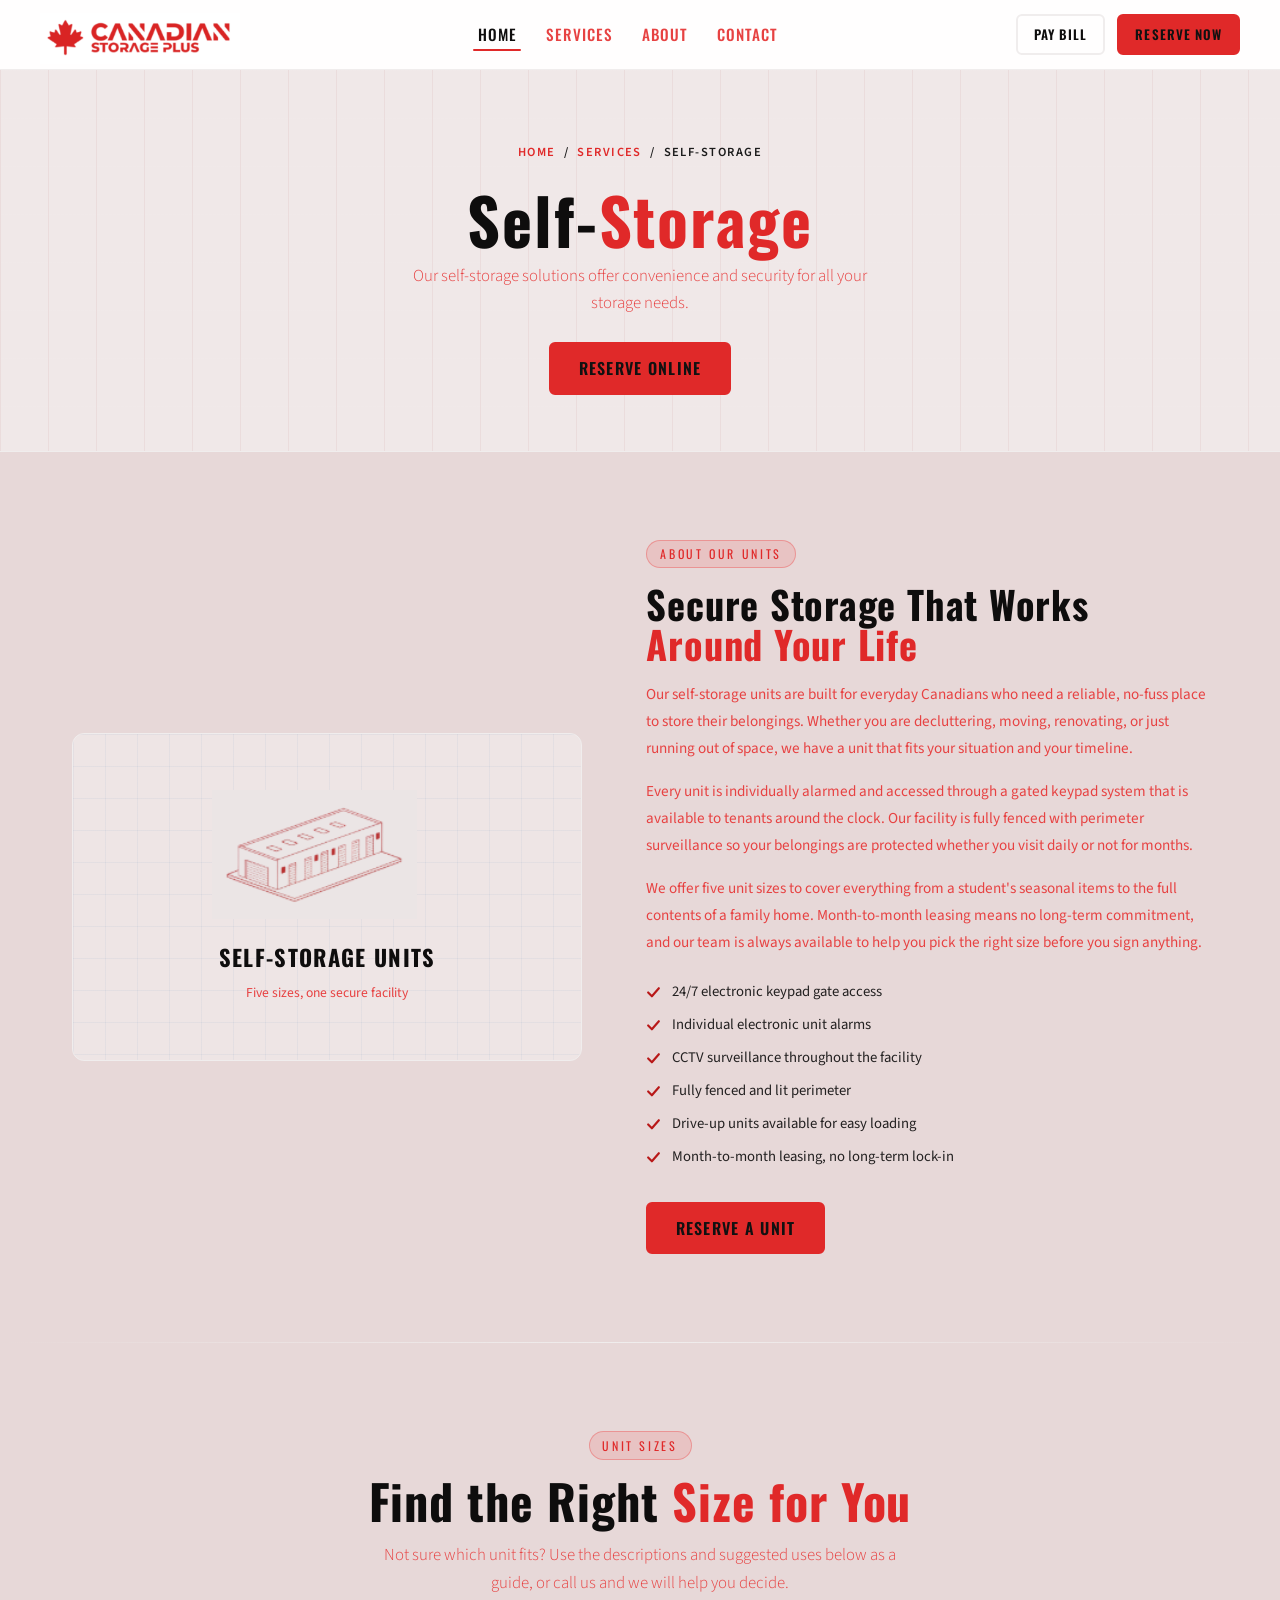
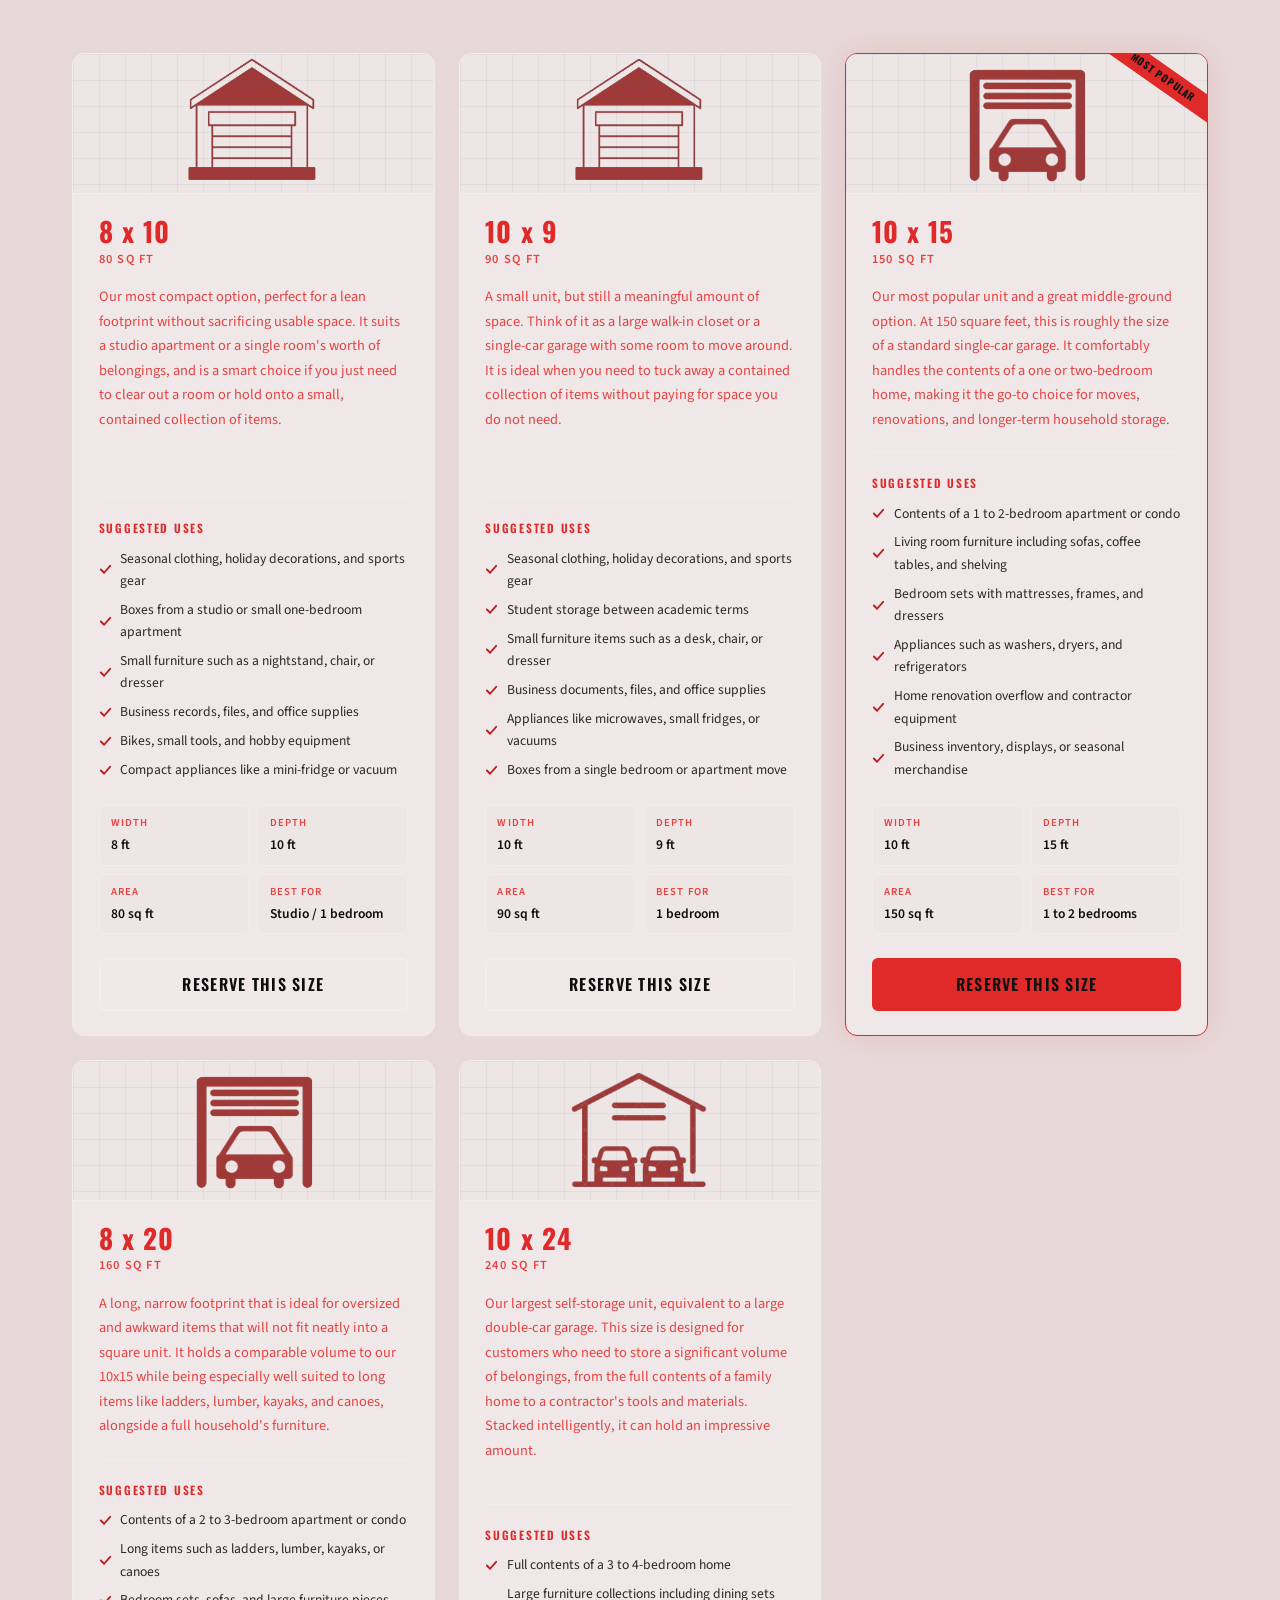
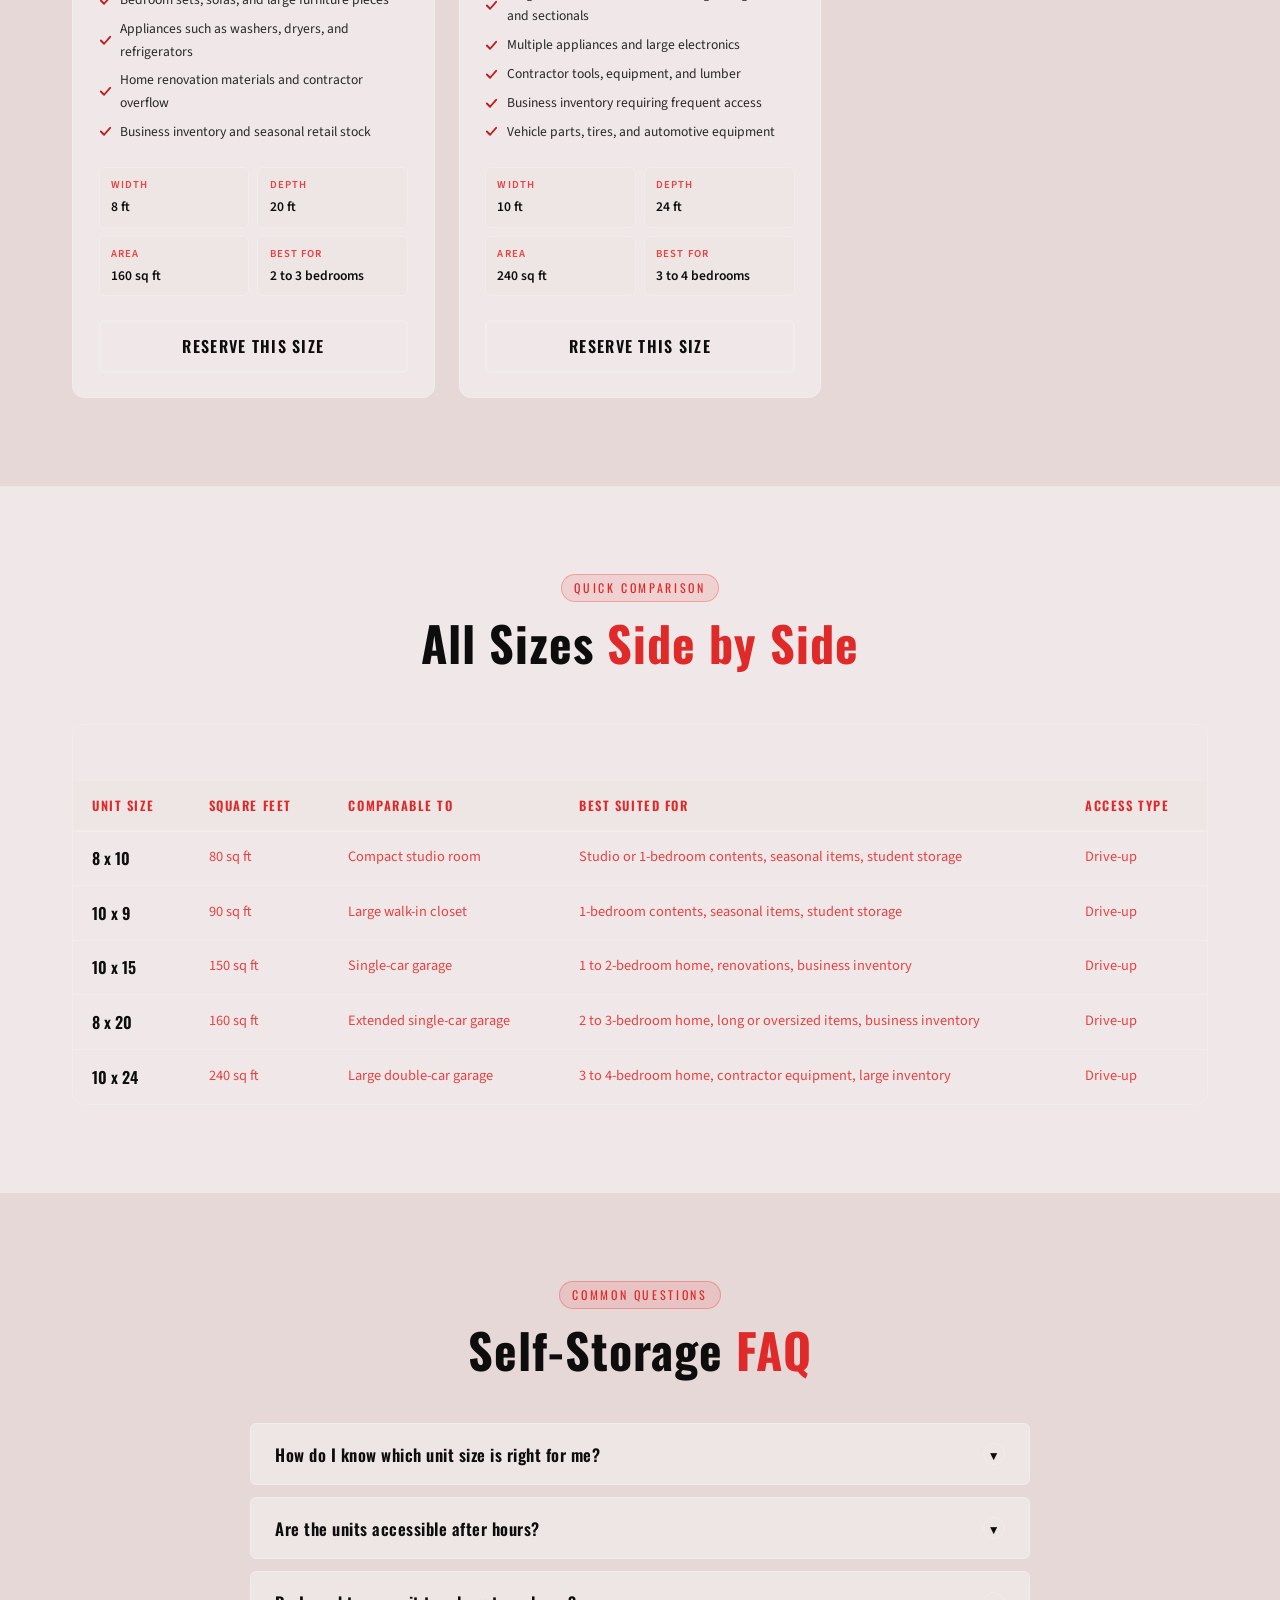
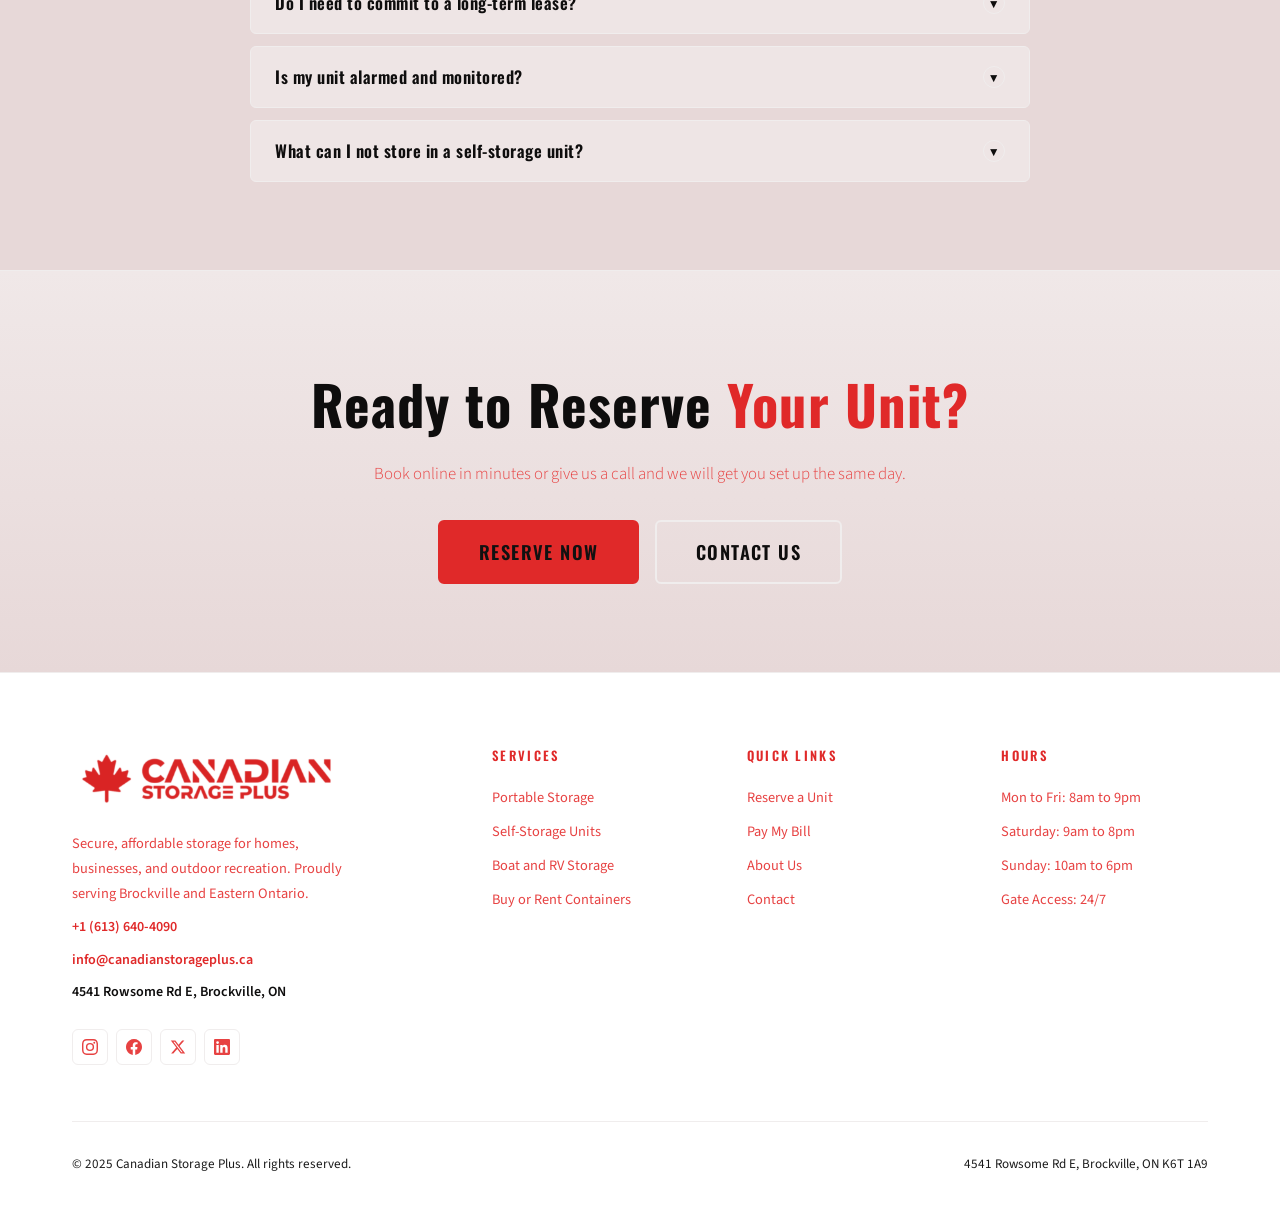
<file: self-storage/index.html>
<!DOCTYPE html>
<html lang="en">
  <head>
    <meta charset="UTF-8">
    <meta name="viewport" content="width=device-width, initial-scale=1.0">
    <title>Self Storage | Canadian Storage Plus</title>
    <meta name="description" content="Browse our full selection of 10ft, 20ft, and 40ft steel storage containers in Brockville, Ontario. New and used units available for rent or purchase.">
    <link rel="stylesheet" href="../styles.css">
    <link rel="icon" type="image/png" href="../assets/csp-icon.png">
  </head>
  <body class="page-top">
    <!-- ===================================================
        NAVBAR
    ==================================================== -->
    <!-- NAVBAR -->
      <nav id="navbar">
        <a href="../" class="nav-logo">
          <div class="nav-logo__icon">
            <img src="../assets/logo.png">
          </div>
        </a>
        <div class="nav-links">
          <a href="../" class="active">Home</a>
          <a href="../services">Services</a>
          <a href="../about">About</a>
          <a href="../contact">Contact</a>
        </div>
        <div class="nav-right">
          <a href="https://www.smdservers.net/SLWebSiteTemplate_V2/login.aspx?sCorpCode=Iiux7kWNhcp/ctygtxWSiw==&sLocationCode=F3e81MY3f4IcaovtqM7F3w==&1=1" target="_blank" class="btn btn--outline btn--sm">Pay Bill</a>
          <a href="https://www.smdservers.net/SLWebSiteTemplate_V2/ReserveMoveIn.aspx?sCorpCode=Iiux7kWNhcp%2fctygtxWSiw%3d%3d&sLocationCode=F3e81MY3f4IcaovtqM7F3w%3d%3d&1=1" target="_blank" class="btn btn--amber btn--sm">Reserve Now</a>
        </div>
        <button class="hamburger" aria-label="Menu">
          <span></span><span></span><span></span>
        </button>
      </nav>

      <!-- MOBILE NAV -->
      <div class="mobile-nav">
        <a href="../">Home</a>
        <a href="../services">Services</a>
        <a href="../about">About</a>
        <a href="../contact">Contact</a>
        <a href="https://www.smdservers.net/SLWebSiteTemplate_V2/login.aspx?sCorpCode=Iiux7kWNhcp/ctygtxWSiw==&sLocationCode=F3e81MY3f4IcaovtqM7F3w==&1=1" target="_blank" class="btn btn--outline">Pay Bill</a>
        <a href="https://www.smdservers.net/SLWebSiteTemplate_V2/ReserveMoveIn.aspx?sCorpCode=Iiux7kWNhcp%2fctygtxWSiw%3d%3d&sLocationCode=F3e81MY3f4IcaovtqM7F3w%3d%3d&1=1" target="_blank" class="btn btn--amber">Reserve Now</a>
      </div>
  
    <!-- ===================================================
        PAGE HEADER
    ==================================================== -->
    <div class="page-header">
      <div class="page-header__grid"></div>
      <div class="container page-header__content">
        <div class="breadcrumb">
          <a href="../">Home</a>
          <span class="sep">/</span>
          <a href="../services">Services</a>
          <span class="sep">/</span>
          <span>Self-Storage</span>
        </div>
        <h1>Self-<span>Storage</span></h1>
        <p>Our self-storage solutions offer convenience and security for all your storage needs.</p>
        <div style="margin-top:1.5rem;display:flex;align-items:center;justify-content:center;gap:1rem;flex-wrap:wrap;">
          <a href="https://www.smdservers.net/SLWebSiteTemplate_V2/ReserveMoveIn.aspx?sCorpCode=Iiux7kWNhcp%2fctygtxWSiw%3d%3d&sLocationCode=F3e81MY3f4IcaovtqM7F3w%3d%3d&1=1" class="btn btn--amber">Reserve Online</a>
        </div>
      </div>
    </div>

        <!-- INTRO -->
    <section class="section--dark">
        <div class="container">
        <div class="unit-intro">
            <div class="unit-intro__visual reveal">
            <img class = unit-intro__visual-icon src="../assets/self-storage.png" style = "margin-left: 6.7rem;">
            <div class="unit-intro__visual-title">Self-Storage Units</div>
            <div class="unit-intro__visual-sub">Five sizes, one secure facility</div>
            </div>
            <div class="unit-intro__text reveal delay-1">
            <div class="section-label">About Our Units</div>
            <h2>Secure Storage That Works <span>Around Your Life</span></h2>
            <p>Our self-storage units are built for everyday Canadians who need a reliable, no-fuss place to store their belongings. Whether you are decluttering, moving, renovating, or just running out of space, we have a unit that fits your situation and your timeline.</p>
            <p>Every unit is individually alarmed and accessed through a gated keypad system that is available to tenants around the clock. Our facility is fully fenced with perimeter surveillance so your belongings are protected whether you visit daily or not for months.</p>
            <p>We offer five unit sizes to cover everything from a student's seasonal items to the full contents of a family home. Month-to-month leasing means no long-term commitment, and our team is always available to help you pick the right size before you sign anything.</p>
            <ul class="unit-intro__bullets">
                <li>24/7 electronic keypad gate access</li>
                <li>Individual electronic unit alarms</li>
                <li>CCTV surveillance throughout the facility</li>
                <li>Fully fenced and lit perimeter</li>
                <li>Drive-up units available for easy loading</li>
                <li>Month-to-month leasing, no long-term lock-in</li>
            </ul>
            <a href="https://www.smdservers.net/SLWebSiteTemplate_V2/ReserveMoveIn.aspx?sCorpCode=Iiux7kWNhcp%2fctygtxWSiw%3d%3d&sLocationCode=F3e81MY3f4IcaovtqM7F3w%3d%3d&1=1" class="btn btn--amber">Reserve a Unit</a>
            </div>
        </div>
        </div>
    </section>
    
    <div class="divider"></div>
    
    <!-- SIZE CARDS -->
    <section class="section section--dark">
        <div class="container">
        <div class="text-center reveal">
            <div class="section-label">Unit Sizes</div>
            <h2 class="section-title">Find the Right <span>Size for You</span></h2>
            <p class="section-sub">Not sure which unit fits? Use the descriptions and suggested uses below as a guide, or call us and we will help you decide.</p>
        </div>
    
        <div class="size-cards-grid">
            <!-- 8x10 -->
            <div class="size-card reveal delay-1">
            <div class="size-card__banner">
                <img src="../assets/garage-s.png" alt="Extra Small Garage" height="130px">
            </div>
            <div class="size-card__body">
                <div class="size-card__dims">8 x 10</div>
                <div class="size-card__sqft">80 sq ft</div>
                <p class="size-card__desc">
                Our most compact option, perfect for a lean footprint without sacrificing usable space. It suits a studio apartment or a single room's worth of belongings, and is a smart choice if you just need to clear out a room or hold onto a small, contained collection of items.
                </p>
                <div class="size-card__divider"></div>
                <div class="size-card__use-label">Suggested Uses</div>
                <ul class="size-card__uses">
                <li>Seasonal clothing, holiday decorations, and sports gear</li>
                <li>Boxes from a studio or small one-bedroom apartment</li>
                <li>Small furniture such as a nightstand, chair, or dresser</li>
                <li>Business records, files, and office supplies</li>
                <li>Bikes, small tools, and hobby equipment</li>
                <li>Compact appliances like a mini-fridge or vacuum</li>
                </ul>
                <div class="size-card__specs">
                <div class="size-card__spec">
                    <div class="spec-lbl">Width</div>
                    <div class="spec-val">8 ft</div>
                </div>
                <div class="size-card__spec">
                    <div class="spec-lbl">Depth</div>
                    <div class="spec-val">10 ft</div>
                </div>
                <div class="size-card__spec">
                    <div class="spec-lbl">Area</div>
                    <div class="spec-val">80 sq ft</div>
                </div>
                <div class="size-card__spec">
                    <div class="spec-lbl">Best For</div>
                    <div class="spec-val">Studio / 1 bedroom</div>
                </div>
                </div>
                <a href="https://www.smdservers.net/SLWebSiteTemplate_V2/ReserveMoveIn.aspx?sCorpCode=Iiux7kWNhcp%2fctygtxWSiw%3d%3d&sLocationCode=F3e81MY3f4IcaovtqM7F3w%3d%3d&1=1" class="btn btn--outline btn--full">Reserve This Size</a>
            </div>
            </div>
            
            <!-- 10x9 -->
            <div class="size-card reveal delay-2">
            <div class="size-card__banner">
                <img src="../assets/garage-s.png" alt="Small Garage" height="130px">
            </div>
            <div class="size-card__body">
                <div class="size-card__dims">10 x 9</div>
                <div class="size-card__sqft">90 sq ft</div>
                <p class="size-card__desc">
                A small unit, but still a meaningful amount of space. Think of it as a large walk-in closet or a single-car garage with some room to move around. It is ideal when you need to tuck away a contained collection of items without paying for space you do not need.
                </p>
                <div class="size-card__divider"></div>
                <div class="size-card__use-label">Suggested Uses</div>
                <ul class="size-card__uses">
                <li>Seasonal clothing, holiday decorations, and sports gear</li>
                <li>Student storage between academic terms</li>
                <li>Small furniture items such as a desk, chair, or dresser</li>
                <li>Business documents, files, and office supplies</li>
                <li>Appliances like microwaves, small fridges, or vacuums</li>
                <li>Boxes from a single bedroom or apartment move</li>
                </ul>
                <div class="size-card__specs">
                <div class="size-card__spec">
                    <div class="spec-lbl">Width</div>
                    <div class="spec-val">10 ft</div>
                </div>
                <div class="size-card__spec">
                    <div class="spec-lbl">Depth</div>
                    <div class="spec-val">9 ft</div>
                </div>
                <div class="size-card__spec">
                    <div class="spec-lbl">Area</div>
                    <div class="spec-val">90 sq ft</div>
                </div>
                <div class="size-card__spec">
                    <div class="spec-lbl">Best For</div>
                    <div class="spec-val">1 bedroom</div>
                </div>
                </div>
                <a href="https://www.smdservers.net/SLWebSiteTemplate_V2/ReserveMoveIn.aspx?sCorpCode=Iiux7kWNhcp%2fctygtxWSiw%3d%3d&sLocationCode=F3e81MY3f4IcaovtqM7F3w%3d%3d&1=1" class="btn btn--outline btn--full">Reserve This Size</a>
            </div>
            </div>
    
            <!-- 10x15 -->
            <div class="size-card featured reveal delay-3">
            <div class="size-card__banner">
                <div class="size-card__popular">Most Popular</div>
                <img src="../assets/garage-m.png" alt="Medium Garage" height="130px">
            </div>
            <div class="size-card__body">
                <div class="size-card__dims">10 x 15</div>
                <div class="size-card__sqft">150 sq ft</div>
                <p class="size-card__desc">
                Our most popular unit and a great middle-ground option. At 150 square feet, this is roughly the size of a standard single-car garage. It comfortably handles the contents of a one or two-bedroom home, making it the go-to choice for moves, renovations, and longer-term household storage.
                </p>
                <div class="size-card__divider"></div>
                <div class="size-card__use-label">Suggested Uses</div>
                <ul class="size-card__uses">
                <li>Contents of a 1 to 2-bedroom apartment or condo</li>
                <li>Living room furniture including sofas, coffee tables, and shelving</li>
                <li>Bedroom sets with mattresses, frames, and dressers</li>
                <li>Appliances such as washers, dryers, and refrigerators</li>
                <li>Home renovation overflow and contractor equipment</li>
                <li>Business inventory, displays, or seasonal merchandise</li>
                </ul>
                <div class="size-card__specs">
                <div class="size-card__spec">
                    <div class="spec-lbl">Width</div>
                    <div class="spec-val">10 ft</div>
                </div>
                <div class="size-card__spec">
                    <div class="spec-lbl">Depth</div>
                    <div class="spec-val">15 ft</div>
                </div>
                <div class="size-card__spec">
                    <div class="spec-lbl">Area</div>
                    <div class="spec-val">150 sq ft</div>
                </div>
                <div class="size-card__spec">
                    <div class="spec-lbl">Best For</div>
                    <div class="spec-val">1 to 2 bedrooms</div>
                </div>
                </div>
                <a href="https://www.smdservers.net/SLWebSiteTemplate_V2/ReserveMoveIn.aspx?sCorpCode=Iiux7kWNhcp%2fctygtxWSiw%3d%3d&sLocationCode=F3e81MY3f4IcaovtqM7F3w%3d%3d&1=1" class="btn btn--amber btn--full">Reserve This Size</a>
            </div>
            </div>
    
            <!-- 8x20 -->
            <div class="size-card reveal delay-4">
            <div class="size-card__banner">
                <img src="../assets/garage-m.png" alt="Extended Garage" height="130px">
            </div>
            <div class="size-card__body">
                <div class="size-card__dims">8 x 20</div>
                <div class="size-card__sqft">160 sq ft</div>
                <p class="size-card__desc">
                A long, narrow footprint that is ideal for oversized and awkward items that will not fit neatly into a square unit. It holds a comparable volume to our 10x15 while being especially well suited to long items like ladders, lumber, kayaks, and canoes, alongside a full household's furniture.
                </p>
                <div class="size-card__divider"></div>
                <div class="size-card__use-label">Suggested Uses</div>
                <ul class="size-card__uses">
                <li>Contents of a 2 to 3-bedroom apartment or condo</li>
                <li>Long items such as ladders, lumber, kayaks, or canoes</li>
                <li>Bedroom sets, sofas, and large furniture pieces</li>
                <li>Appliances such as washers, dryers, and refrigerators</li>
                <li>Home renovation materials and contractor overflow</li>
                <li>Business inventory and seasonal retail stock</li>
                </ul>
                <div class="size-card__specs">
                <div class="size-card__spec">
                    <div class="spec-lbl">Width</div>
                    <div class="spec-val">8 ft</div>
                </div>
                <div class="size-card__spec">
                    <div class="spec-lbl">Depth</div>
                    <div class="spec-val">20 ft</div>
                </div>
                <div class="size-card__spec">
                    <div class="spec-lbl">Area</div>
                    <div class="spec-val">160 sq ft</div>
                </div>
                <div class="size-card__spec">
                    <div class="spec-lbl">Best For</div>
                    <div class="spec-val">2 to 3 bedrooms</div>
                </div>
                </div>
                <a href="https://www.smdservers.net/SLWebSiteTemplate_V2/ReserveMoveIn.aspx?sCorpCode=Iiux7kWNhcp%2fctygtxWSiw%3d%3d&sLocationCode=F3e81MY3f4IcaovtqM7F3w%3d%3d&1=1" class="btn btn--outline btn--full">Reserve This Size</a>
            </div>
            </div>

            <!-- 10x24 -->
            <div class="size-card reveal delay-5">
            <div class="size-card__banner">
                <img src="../assets/garage-l.png" alt="Large Garage" height="130px">
            </div>
            <div class="size-card__body">
                <div class="size-card__dims">10 x 24</div>
                <div class="size-card__sqft">240 sq ft</div>
                <p class="size-card__desc">
                Our largest self-storage unit, equivalent to a large double-car garage. This size is designed for customers who need to store a significant volume of belongings, from the full contents of a family home to a contractor's tools and materials. Stacked intelligently, it can hold an impressive amount.
                </p>
                <div class="size-card__divider"></div>
                <div class="size-card__use-label">Suggested Uses</div>
                <ul class="size-card__uses">
                <li>Full contents of a 3 to 4-bedroom home</li>
                <li>Large furniture collections including dining sets and sectionals</li>
                <li>Multiple appliances and large electronics</li>
                <li>Contractor tools, equipment, and lumber</li>
                <li>Business inventory requiring frequent access</li>
                <li>Vehicle parts, tires, and automotive equipment</li>
                </ul>
                <div class="size-card__specs">
                <div class="size-card__spec">
                    <div class="spec-lbl">Width</div>
                    <div class="spec-val">10 ft</div>
                </div>
                <div class="size-card__spec">
                    <div class="spec-lbl">Depth</div>
                    <div class="spec-val">24 ft</div>
                </div>
                <div class="size-card__spec">
                    <div class="spec-lbl">Area</div>
                    <div class="spec-val">240 sq ft</div>
                </div>
                <div class="size-card__spec">
                    <div class="spec-lbl">Best For</div>
                    <div class="spec-val">3 to 4 bedrooms</div>
                </div>
                </div>
                <a href="https://www.smdservers.net/SLWebSiteTemplate_V2/ReserveMoveIn.aspx?sCorpCode=Iiux7kWNhcp%2fctygtxWSiw%3d%3d&sLocationCode=F3e81MY3f4IcaovtqM7F3w%3d%3d&1=1" class="btn btn--outline btn--full">Reserve This Size</a>
            </div>
            </div>
    
        </div>
        </div>
    </section>
    
    <!-- COMPARE TABLE -->
    <section class="section section--alt">
        <div class="container">
        <div class="text-center reveal">
            <div class="section-label">Quick Comparison</div>
            <h2 class="section-title">All Sizes <span>Side by Side</span></h2>
        </div>
        <div class="reveal" style="overflow-x:auto;margin-top:3.5rem;border:1px solid var(--c-border);border-radius:var(--r-lg);overflow:hidden;">
            <table class="compare-table">
            <thead>
                <tr>
                <th>Unit Size</th>
                <th>Square Feet</th>
                <th>Comparable To</th>
                <th>Best Suited For</th>
                <th>Access Type</th>
                </tr>
            </thead>
            <tbody>
                <tr>
                <td>8 x 10</td>
                <td>80 sq ft</td>
                <td>Compact studio room</td>
                <td>Studio or 1-bedroom contents, seasonal items, student storage</td>
                <td>Drive-up</td>
                </tr>
                <tr>
                <td>10 x 9</td>
                <td>90 sq ft</td>
                <td>Large walk-in closet</td>
                <td>1-bedroom contents, seasonal items, student storage</td>
                <td>Drive-up</td>
                </tr>
                <tr>
                <td>10 x 15</td>
                <td>150 sq ft</td>
                <td>Single-car garage</td>
                <td>1 to 2-bedroom home, renovations, business inventory</td>
                <td>Drive-up</td>
                </tr>
                <tr>
                <td>8 x 20</td>
                <td>160 sq ft</td>
                <td>Extended single-car garage</td>
                <td>2 to 3-bedroom home, long or oversized items, business inventory</td>
                <td>Drive-up</td>
                </tr>
                <tr>
                <td>10 x 24</td>
                <td>240 sq ft</td>
                <td>Large double-car garage</td>
                <td>3 to 4-bedroom home, contractor equipment, large inventory</td>
                <td>Drive-up</td>
                </tr>
            </tbody>
            </table>
        </div>
        </div>
    </section>
    
    <!-- FAQ -->
    <section class="section section--dark">
        <div class="container">
            <div class="text-center reveal">
                <div class="section-label">Common Questions</div>
                <h2 class="section-title">Self-Storage <span>FAQ</span></h2>
            </div>
            <div class="faq-strip reveal">
                <div class="faq-list">
                <div class="faq-item">
                    <button class="faq-q">
                    How do I know which unit size is right for me?
                    <span class="arrow">&#9660;</span>
                    </button>
                    <div class="faq-a">
                    <div class="faq-a__inner">
                        As a general rule, an 8x10 suits a studio or small one-bedroom worth of items, a 10x9 works well for one bedroom worth of items, a 10x15 handles one to two bedrooms comfortably, an 8x20 is a great fit for two to three bedrooms or long items like ladders and lumber, and a 10x24 is suited for three to four bedrooms or larger loads. If you are unsure, call us before you book and we will talk through what you need to store. It is much easier to size correctly upfront than to transfer units later.
                    </div>
                    </div>
                </div>
                <div class="faq-item">
                    <button class="faq-q">
                    Are the units accessible after hours?
                    <span class="arrow">&#9660;</span>
                    </button>
                    <div class="faq-a">
                    <div class="faq-a__inner">
                        Yes. All tenants receive a personal access code for the electronic gate, which is available 24 hours a day, seven days a week. Our office has set hours but your unit is always accessible to you at any time.
                    </div>
                    </div>
                </div>
                <div class="faq-item">
                    <button class="faq-q">
                    Do I need to commit to a long-term lease?
                    <span class="arrow">&#9660;</span>
                    </button>
                    <div class="faq-a">
                    <div class="faq-a__inner">
                        No. All of our self-storage units are available on a month-to-month basis with no long-term commitment required. You can stay for one month or several years. If your situation changes, you can vacate with proper notice and there are no penalties for leaving early.
                    </div>
                    </div>
                </div>
                <div class="faq-item">
                    <button class="faq-q">
                    Is my unit alarmed and monitored?
                    <span class="arrow">&#9660;</span>
                    </button>
                    <div class="faq-a">
                    <div class="faq-a__inner">
                        Yes. Each unit has its own individual electronic alarm in addition to the facility-wide CCTV surveillance system. The property is fully fenced and well lit at all times. We take the security of your belongings seriously.
                    </div>
                    </div>
                </div>
                <div class="faq-item">
                    <button class="faq-q">
                    What can I not store in a self-storage unit?
                    <span class="arrow">&#9660;</span>
                    </button>
                    <div class="faq-a">
                    <div class="faq-a__inner">
                        Standard restrictions apply. You cannot store flammable or hazardous materials, perishable food, living plants or animals, or anything illegal. Vehicles and large recreational equipment such as boats and RVs should be stored in our dedicated outdoor lots rather than in a self-storage unit.
                    </div>
                    </div>
                </div>
                </div>
            </div>
        </div>
    </section>
    
    <!-- CTA -->
    <div class="cta-strip">
        <div class="container">
        <h2>Ready to Reserve <span>Your Unit?</span></h2>
        <p>Book online in minutes or give us a call and we will get you set up the same day.</p>
        <div class="cta-strip__actions">
            <a href="https://www.smdservers.net/SLWebSiteTemplate_V2/ReserveMoveIn.aspx?sCorpCode=Iiux7kWNhcp%2fctygtxWSiw%3d%3d&sLocationCode=F3e81MY3f4IcaovtqM7F3w%3d%3d&1=1" class="btn btn--amber btn--lg">Reserve Now</a>
            <a href="../contact" class="btn btn--outline btn--lg">Contact Us</a>
        </div>
        </div>
    </div>
    <script src="../main.js"></script>
        <!-- FOOTER -->
      <footer>
        <div class="container">
          <div class="footer-grid">
            <div class="footer-brand">
              <a href="../" class="nav-logo" style="text-decoration:none;">
                <img src="../assets/logo.png" alt="Canadian Storage Plus Logo">
              </a>
              <p>Secure, affordable storage for homes, businesses, and outdoor recreation. Proudly serving Brockville and Eastern Ontario.</p>
              <div class="contact-line"><strong><a href="tel:+16136404090" style="color:var(--c-amber);">+1 (613) 640-4090</a></strong></div>
              <div class="contact-line"><strong><a href="mailto:info@canadianstorageplus.com" style="color:var(--c-amber);">info@canadianstorageplus.ca</a></strong></div>
              <div class="contact-line"><strong>4541 Rowsome Rd E, Brockville, ON</strong></div>
              <div class="footer-social">
                <!-- Instagram -->
                <a href="https://www.instagram.com/canadianstorageplus/" target="_blank" rel="noopener noreferrer" aria-label="Instagram">
                  <svg viewBox="0 0 24 24" xmlns="http://www.w3.org/2000/svg"><path d="M12 2.163c3.204 0 3.584.012 4.85.07 3.252.148 4.771 1.691 4.919 4.919.058 1.265.069 1.645.069 4.849 0 3.205-.012 3.584-.069 4.849-.149 3.225-1.664 4.771-4.919 4.919-1.266.058-1.644.07-4.85.07-3.204 0-3.584-.012-4.849-.07-3.26-.149-4.771-1.699-4.919-4.92-.058-1.265-.07-1.644-.07-4.849 0-3.204.013-3.583.07-4.849.149-3.227 1.664-4.771 4.919-4.919 1.266-.057 1.645-.069 4.849-.069zM12 0C8.741 0 8.333.014 7.053.072 2.695.272.273 2.69.073 7.052.014 8.333 0 8.741 0 12c0 3.259.014 3.668.072 4.948.2 4.358 2.618 6.78 6.98 6.98C8.333 23.986 8.741 24 12 24c3.259 0 3.668-.014 4.948-.072 4.354-.2 6.782-2.618 6.979-6.98.059-1.28.073-1.689.073-4.948 0-3.259-.014-3.667-.072-4.947-.196-4.354-2.617-6.78-6.979-6.98C15.668.014 15.259 0 12 0zm0 5.838a6.162 6.162 0 100 12.324 6.162 6.162 0 000-12.324zM12 16a4 4 0 110-8 4 4 0 010 8zm6.406-11.845a1.44 1.44 0 100 2.881 1.44 1.44 0 000-2.881z"/></svg>
                </a>
                <!-- Facebook -->
                <a href="https://www.facebook.com/people/Canadian-Storage-Plus/61550598362220/" target="_blank" rel="noopener noreferrer" aria-label="Facebook">
                  <svg viewBox="0 0 24 24" xmlns="http://www.w3.org/2000/svg"><path d="M24 12.073C24 5.405 18.627 0 12 0S0 5.405 0 12.073C0 18.1 4.388 23.094 10.125 24v-8.437H7.078v-3.49h3.047V9.41c0-3.025 1.792-4.697 4.533-4.697 1.312 0 2.686.235 2.686.235v2.97h-1.513c-1.491 0-1.956.93-1.956 1.886v2.269h3.328l-.532 3.49h-2.796V24C19.612 23.094 24 18.1 24 12.073z"/></svg>
                </a>
                <!-- X / Twitter -->
                <a href="https://x.com/StoragePlusCA" target="_blank" rel="noopener noreferrer" aria-label="X (Twitter)">
                  <svg viewBox="0 0 24 24" xmlns="http://www.w3.org/2000/svg"><path d="M18.244 2.25h3.308l-7.227 8.26 8.502 11.24H16.17l-5.214-6.817L4.99 21.75H1.68l7.73-8.835L1.254 2.25H8.08l4.713 6.231zm-1.161 17.52h1.833L7.084 4.126H5.117z"/></svg>
                </a>
                <!-- LinkedIn -->
                <a href="https://www.linkedin.com/company/canadian-storage-plus/posts/?feedView=all" target="_blank" rel="noopener noreferrer" aria-label="LinkedIn">
                  <svg viewBox="0 0 24 24" xmlns="http://www.w3.org/2000/svg"><path d="M20.447 20.452h-3.554v-5.569c0-1.328-.027-3.037-1.852-3.037-1.853 0-2.136 1.445-2.136 2.939v5.667H9.351V9h3.414v1.561h.046c.477-.9 1.637-1.85 3.37-1.85 3.601 0 4.267 2.37 4.267 5.455v6.286zM5.337 7.433a2.062 2.062 0 01-2.063-2.065 2.064 2.064 0 112.063 2.065zm1.782 13.019H3.555V9h3.564v11.452zM22.225 0H1.771C.792 0 0 .774 0 1.729v20.542C0 23.227.792 24 1.771 24h20.451C23.2 24 24 23.227 24 22.271V1.729C24 .774 23.2 0 22.222 0h.003z"/></svg>
                </a>
              </div>
            </div>
            <div class="footer-col">
              <h4>Services</h4>
              <ul>
                <li><a href="../portable-storage">Portable Storage</a></li>
                <li><a href="../self-storage">Self-Storage Units</a></li>
                <li><a href="../boat-rv-storage">Boat and RV Storage</a></li>
                <li><a href="../containers">Buy or Rent Containers</a></li>
              </ul>
            </div>
            <div class="footer-col">
              <h4>Quick Links</h4>
              <ul>
                <li><a href="https://www.smdservers.net/SLWebSiteTemplate_V2/ReserveMoveIn.aspx?sCorpCode=Iiux7kWNhcp%2fctygtxWSiw%3d%3d&sLocationCode=F3e81MY3f4IcaovtqM7F3w%3d%3d&1=1" target="_blank">Reserve a Unit</a></li>
                <li><a href="https://www.smdservers.net/SLWebSiteTemplate_V2/login.aspx?sCorpCode=Iiux7kWNhcp/ctygtxWSiw==&sLocationCode=F3e81MY3f4IcaovtqM7F3w==&1=1" target="_blank">Pay My Bill</a></li>
                <li><a href="../about">About Us</a></li>
                <li><a href="../contact">Contact</a></li>
              </ul>
            </div>
            <div class="footer-col">
              <h4>Hours</h4>
              <ul>
                <li>Mon to Fri: 8am to 9pm</li>
                <li>Saturday: 9am to 8pm</li>
                <li>Sunday: 10am to 6pm</li>
                <li>Gate Access: 24/7</li>
              </ul>
            </div>
          </div>
          <div class="footer-bottom">
            <span>&#169; 2025 Canadian Storage Plus. All rights reserved.</span>
            <span>4541 Rowsome Rd E, Brockville, ON K6T 1A9</span>
          </div>
        </div>
      </footer>
      <!--Start of Tawk.to Script-->
    <script type="text/javascript">
        var Tawk_API=Tawk_API||{}, Tawk_LoadStart=new Date();
        (function(){
            var s1=document.createElement("script"),s0=document.getElementsByTagName("script")[0];
            s1.async=true;
            s1.src='https://embed.tawk.to/64e5684394cf5d49dc6bf402/1h8g1uid9';
            s1.charset='UTF-8';
            s1.setAttribute('crossorigin','*');
            s0.parentNode.insertBefore(s1,s0);
        })();
    </script>
  <!--End of Tawk.to Script-->
  </body>
</html>
</file>
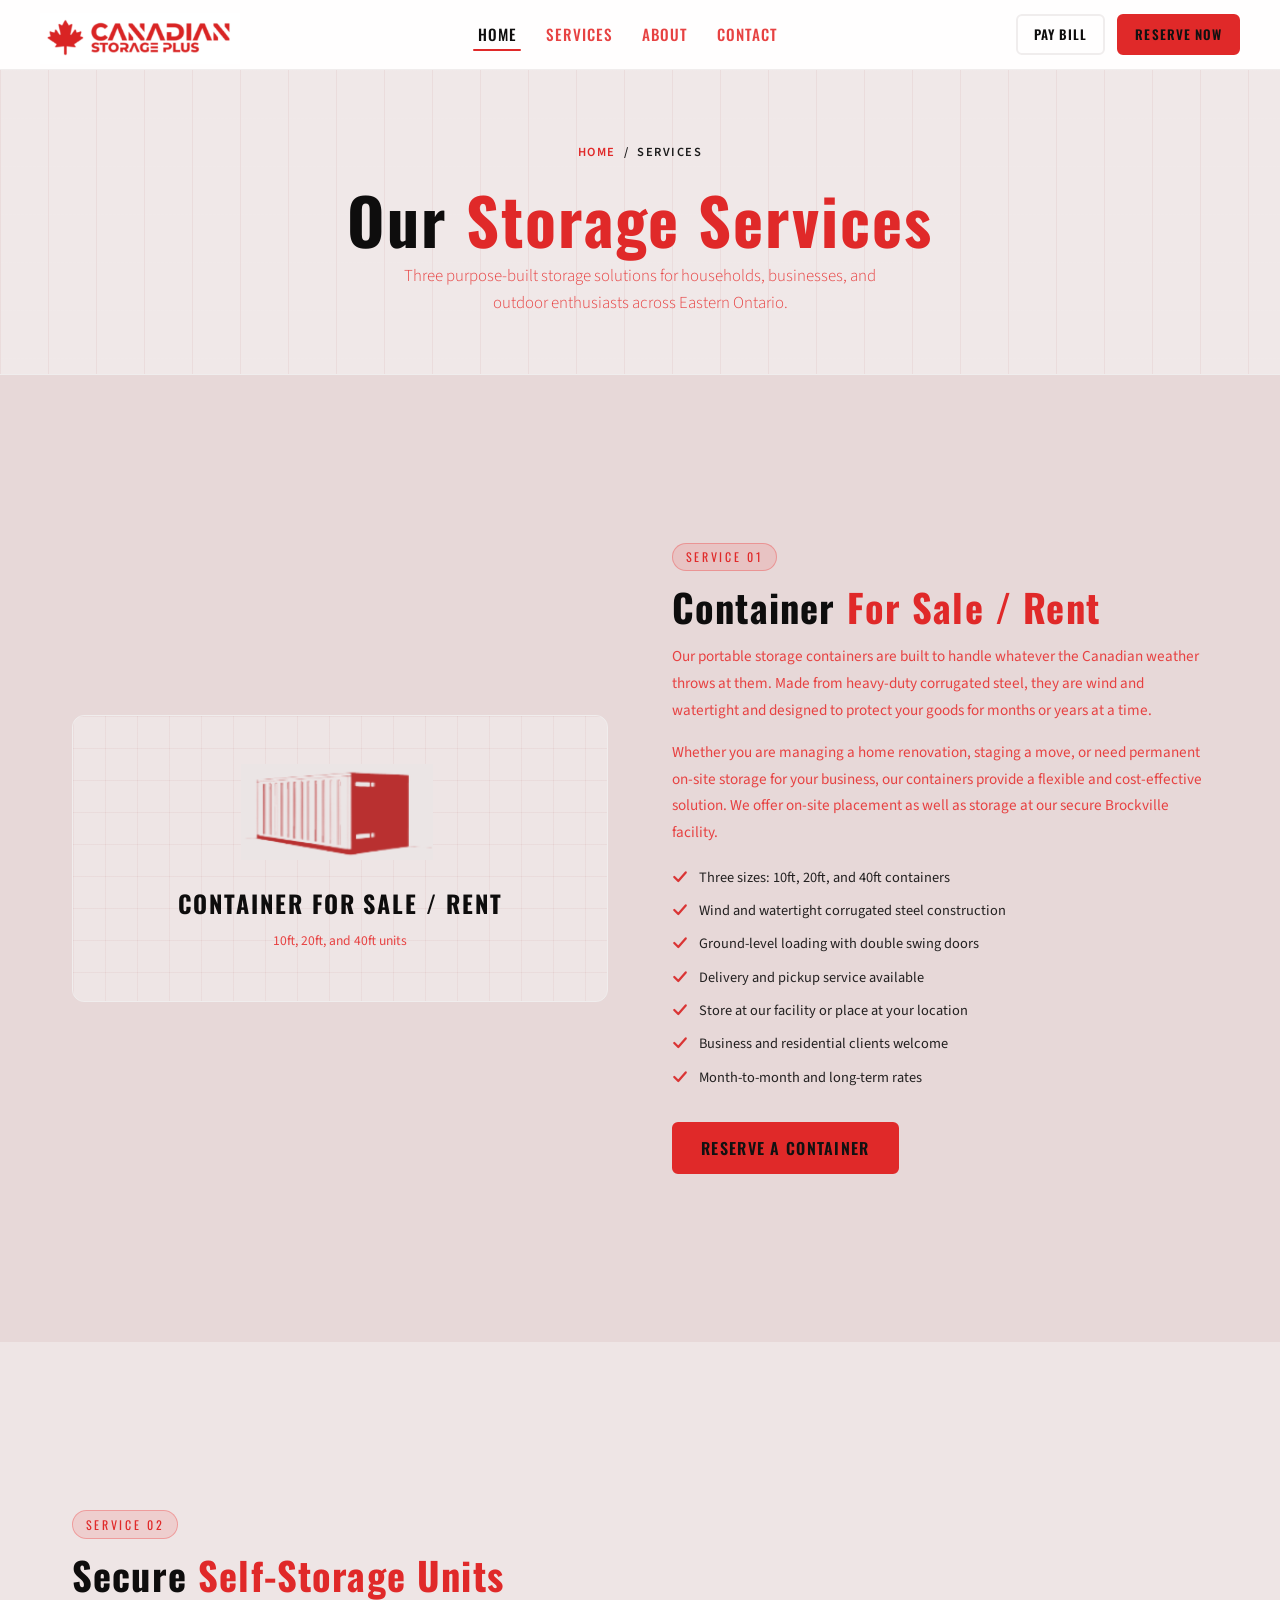
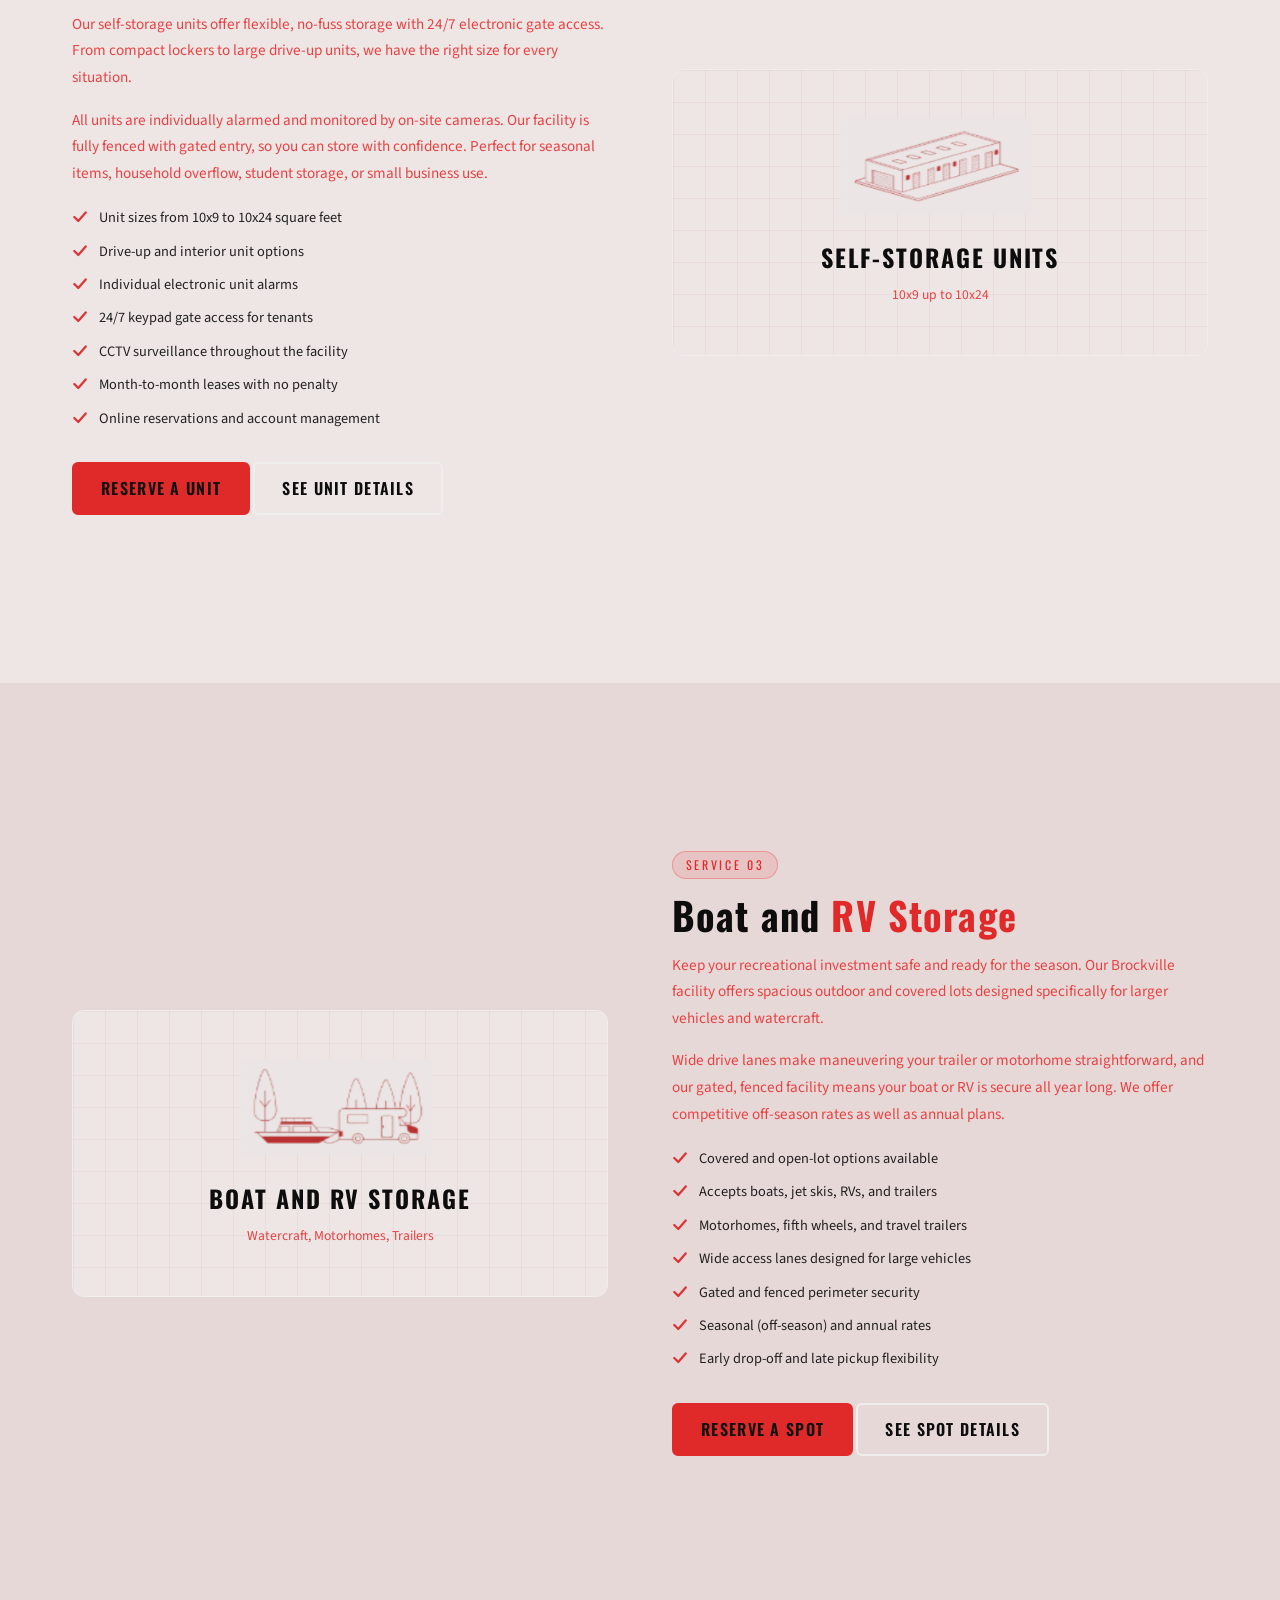
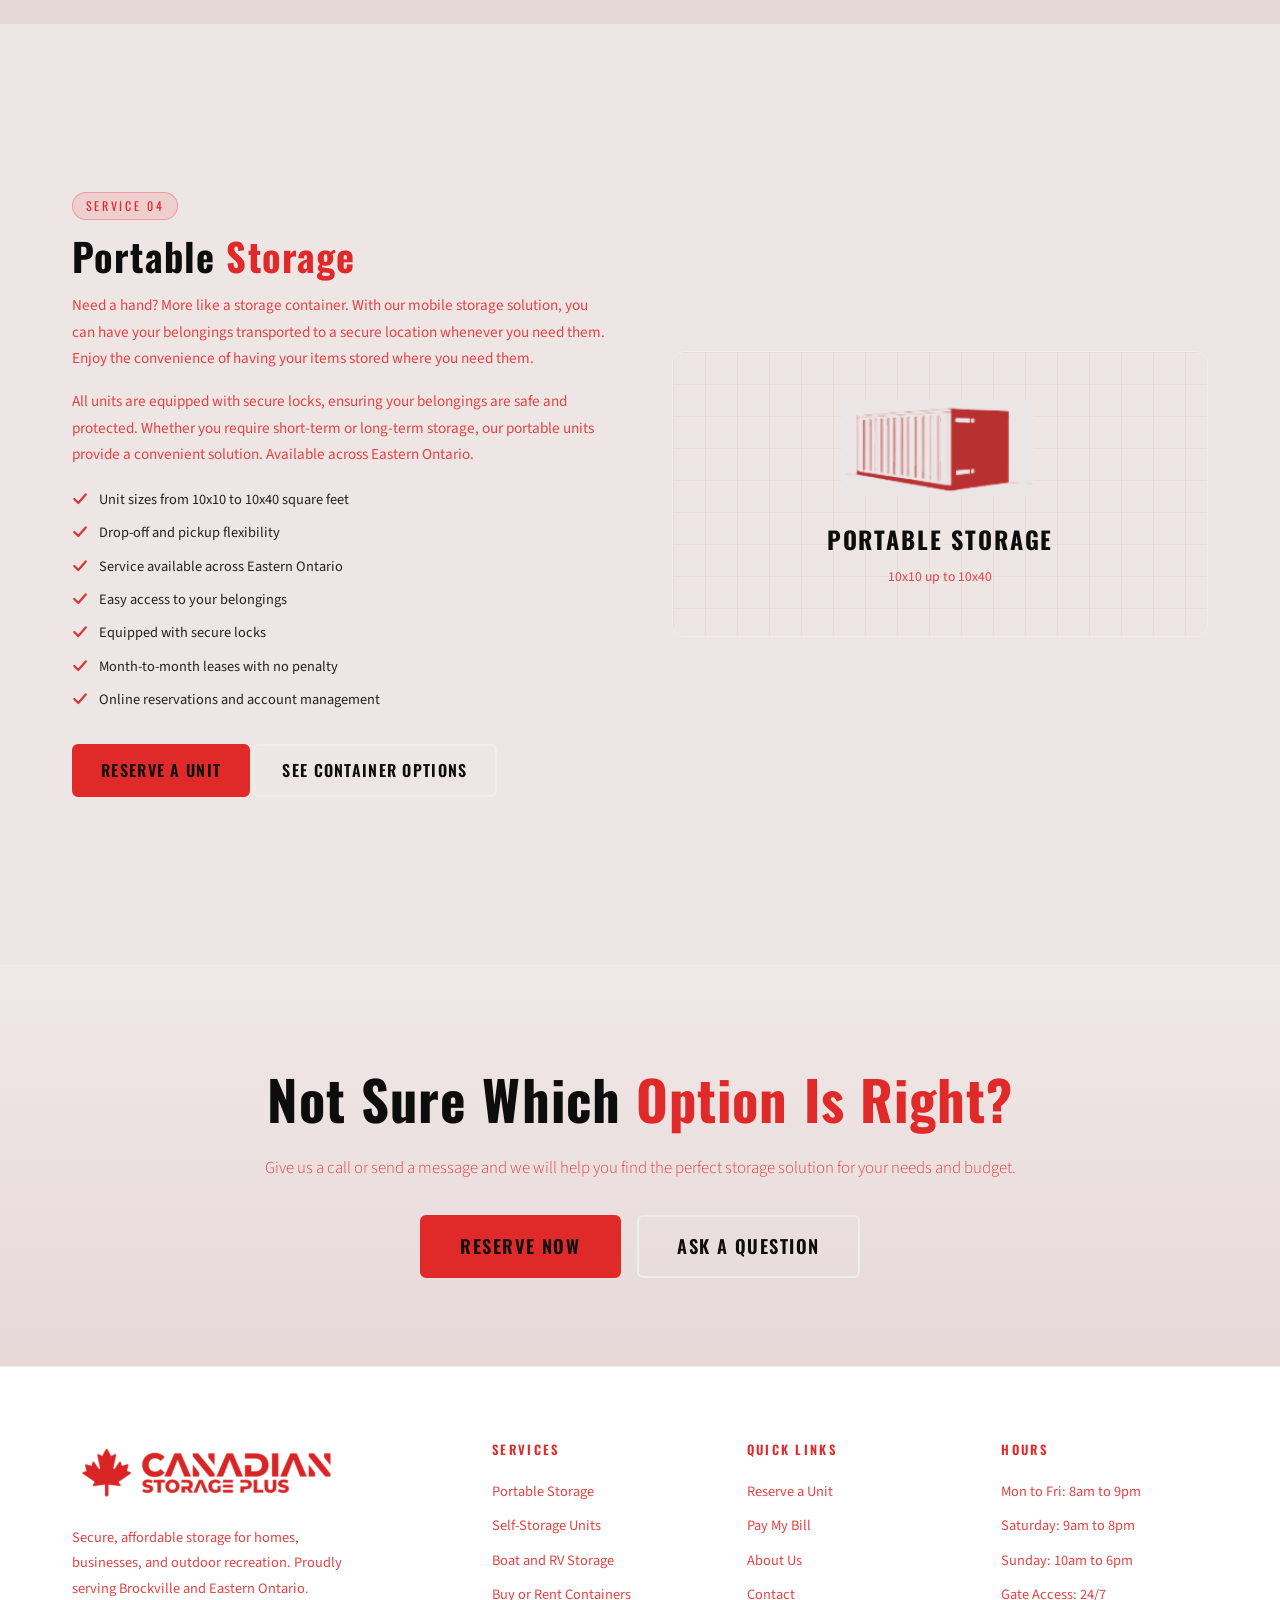
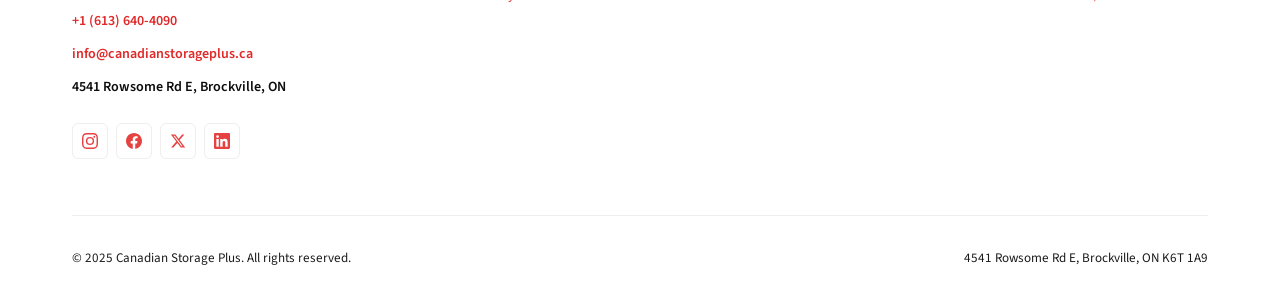
<file: services/index.html>
<!DOCTYPE html>
<html lang="en">

<head>
  <meta charset="UTF-8">
  <meta name="viewport" content="width=device-width, initial-scale=1.0">
  <title>Storage Services | Canadian Storage Plus</title>
  <meta name="description" content="Container storage, self-storage units, and boat and RV storage in Brockville, Ontario. Competitive pricing and flexible terms.">
  <link rel="stylesheet" href="../styles.css">
  <link rel="icon" type="image/png" href="../assets/csp-icon.png">
</head>
<body class="page-top">

  <!-- NAVBAR -->
  <nav id="navbar">
    <a href="../" class="nav-logo">
      <div class="nav-logo__icon">
        <img src="../assets/logo.png">
      </div>
    </a>
    <div class="nav-links">
      <a href="../" class="active">Home</a>
      <a href="../services">Services</a>
      <a href="../about">About</a>
      <a href="../contact">Contact</a>
    </div>
    <div class="nav-right">
      <a href="https://www.smdservers.net/SLWebSiteTemplate_V2/login.aspx?sCorpCode=Iiux7kWNhcp/ctygtxWSiw==&sLocationCode=F3e81MY3f4IcaovtqM7F3w==&1=1" target="_blank" class="btn btn--outline btn--sm">Pay Bill</a>
      <a href="https://www.smdservers.net/SLWebSiteTemplate_V2/ReserveMoveIn.aspx?sCorpCode=Iiux7kWNhcp%2fctygtxWSiw%3d%3d&sLocationCode=F3e81MY3f4IcaovtqM7F3w%3d%3d&1=1" target="_blank" class="btn btn--amber btn--sm">Reserve Now</a>
    </div>
    <button class="hamburger" aria-label="Menu">
      <span></span><span></span><span></span>
    </button>
  </nav>

  <!-- MOBILE NAV -->
  <div class="mobile-nav">
    <a href="../">Home</a>
    <a href="../services">Services</a>
    <a href="../about">About</a>
    <a href="../contact">Contact</a>
    <a href="https://www.smdservers.net/SLWebSiteTemplate_V2/login.aspx?sCorpCode=Iiux7kWNhcp/ctygtxWSiw==&sLocationCode=F3e81MY3f4IcaovtqM7F3w==&1=1" target="_blank" class="btn btn--outline">Pay Bill</a>
    <a href="https://www.smdservers.net/SLWebSiteTemplate_V2/ReserveMoveIn.aspx?sCorpCode=Iiux7kWNhcp%2fctygtxWSiw%3d%3d&sLocationCode=F3e81MY3f4IcaovtqM7F3w%3d%3d&1=1" target="_blank" class="btn btn--amber">Reserve Now</a>
  </div>

  <!-- PAGE HEADER -->
  <div class="page-header">
    <div class="page-header__grid"></div>
    <div class="container page-header__content">
      <div class="breadcrumb">
        <a href="../">Home</a>
        <span class="sep">/</span>
        <span>Services</span>
      </div>
      <h1>Our <span>Storage Services</span></h1>
      <p>Three purpose-built storage solutions for households, businesses, and outdoor enthusiasts across Eastern Ontario.</p>
    </div>
  </div>

  <!-- CONTAINER STORAGE -->
  <section class="section section--dark" id="containers">
    <div class="container">
      <div class="service-detail reveal">
        <div class="service-detail__visual">
          <div class="service-detail__visual-icon">
            <img class="service-detail__image" src="../assets/container.png" alt="Container For Sale / Rent Icon" style="width: 192px;height:96px;">
          </div>
          <div class="service-detail__visual-label">Container For Sale / Rent</div>
          <div class="service-detail__visual-sub">10ft, 20ft, and 40ft units</div>
        </div>
        <div>
          <div class="section-label">Service 01</div>
          <h2>Container <span>For Sale / Rent</span></h2>
          <p>Our portable storage containers are built to handle whatever the Canadian weather throws at them. Made from heavy-duty corrugated steel, they are wind and watertight and designed to protect your goods for months or years at a time.</p>
          <p>Whether you are managing a home renovation, staging a move, or need permanent on-site storage for your business, our containers provide a flexible and cost-effective solution. We offer on-site placement as well as storage at our secure Brockville facility.</p>
          <ul class="service-detail__features">
            <li>Three sizes: 10ft, 20ft, and 40ft containers</li>
            <li>Wind and watertight corrugated steel construction</li>
            <li>Ground-level loading with double swing doors</li>
            <li>Delivery and pickup service available</li>
            <li>Store at our facility or place at your location</li>
            <li>Business and residential clients welcome</li>
            <li>Month-to-month and long-term rates</li>
          </ul>
          <a href="../containers" class="btn btn--amber">Reserve a Container</a>
        </div>
      </div>
    </div>
  </section>

  <!-- SELF-STORAGE -->
  <section class="section section--dark" id="self-storage">
    <div class="container">
      <div class="service-detail reverse reveal">
        <div class="service-detail__visual">
          <div class="service-detail__visual-icon">
            <img class="service-detail__image" src="../assets/self-storage.png" alt="Self-Storage Icon" style="width:192px;height:96px;">
          </div>
          <div class="service-detail__visual-label">Self-Storage Units</div>
          <div class="service-detail__visual-sub">10x9 up to 10x24</div>
        </div>
        <div>
          <div class="section-label">Service 02</div>
          <h2>Secure <span>Self-Storage Units</span></h2>
          <p>Our self-storage units offer flexible, no-fuss storage with 24/7 electronic gate access. From compact lockers to large drive-up units, we have the right size for every situation.</p>
          <p>All units are individually alarmed and monitored by on-site cameras. Our facility is fully fenced with gated entry, so you can store with confidence. Perfect for seasonal items, household overflow, student storage, or small business use.</p>
          <ul class="service-detail__features">
            <li>Unit sizes from 10x9 to 10x24 square feet</li>
            <li>Drive-up and interior unit options</li>
            <li>Individual electronic unit alarms</li>
            <li>24/7 keypad gate access for tenants</li>
            <li>CCTV surveillance throughout the facility</li>
            <li>Month-to-month leases with no penalty</li>
            <li>Online reservations and account management</li>
          </ul>
          <a href="https://www.smdservers.net/SLWebSiteTemplate_V2/ReserveMoveIn.aspx?sCorpCode=Iiux7kWNhcp%2fctygtxWSiw%3d%3d&sLocationCode=F3e81MY3f4IcaovtqM7F3w%3d%3d&1=1" class="btn btn--amber">Reserve a Unit</a>
          <a href="../self-storage" class="btn btn--outline">See Unit Details</a>
        </div>
      </div>
    </div>
  </section>

  <!-- BOAT AND RV -->
  <section class="section section--dark" id="boat-rv">
    <div class="container">
      <div class="service-detail reveal">
        <div class="service-detail__visual">
          <div class="service-detail__visual-icon">
            <img class="service-detail__image" src="../assets/boat.png" alt="Boat and RV Storage Icon" style="width:192px;height:96px;">
          </div>
          <div class="service-detail__visual-label">Boat and RV Storage</div>
          <div class="service-detail__visual-sub">Watercraft, Motorhomes, Trailers</div>
        </div>
        <div>
          <div class="section-label">Service 03</div>
          <h2>Boat and <span>RV Storage</span></h2>
          <p>Keep your recreational investment safe and ready for the season. Our Brockville facility offers spacious outdoor and covered lots designed specifically for larger vehicles and watercraft.</p>
          <p>Wide drive lanes make maneuvering your trailer or motorhome straightforward, and our gated, fenced facility means your boat or RV is secure all year long. We offer competitive off-season rates as well as annual plans.</p>
          <ul class="service-detail__features">
            <li>Covered and open-lot options available</li>
            <li>Accepts boats, jet skis, RVs, and trailers</li>
            <li>Motorhomes, fifth wheels, and travel trailers</li>
            <li>Wide access lanes designed for large vehicles</li>
            <li>Gated and fenced perimeter security</li>
            <li>Seasonal (off-season) and annual rates</li>
            <li>Early drop-off and late pickup flexibility</li>
          </ul>
          <a href="https://www.smdservers.net/SLWebSiteTemplate_V2/ReserveMoveIn.aspx?sCorpCode=Iiux7kWNhcp%2fctygtxWSiw%3d%3d&sLocationCode=F3e81MY3f4IcaovtqM7F3w%3d%3d&1=1" target="_blank" class="btn btn--amber">Reserve a Spot</a>
          <a href="../boat-rv-storage" class="btn btn--outline">See Spot Details</a>
        </div>
      </div>
    </div>
  </section>

  <!-- SELF-STORAGE -->
  <section class="section section--dark" id="self-storage">
    <div class="container">
      <div class="service-detail reverse reveal">
        <div class="service-detail__visual">
          <div class="service-detail__visual-icon">
            <img class="service-detail__image" src="../assets/container.png" alt="Portable Storage Icon" style="width:192px;height:96px;">
          </div>
          <div class="service-detail__visual-label">Portable Storage</div>
          <div class="service-detail__visual-sub">10x10 up to 10x40</div>
        </div>
        <div>
          <div class="section-label">Service 04</div>
          <h2>Portable <span>Storage</span></h2>
          <p>Need a hand? More like a storage container. With our mobile storage solution, you can have your belongings transported to a secure location whenever you need them. Enjoy the convenience of having your items stored where you need them.</p>
          <p>All units are equipped with secure locks, ensuring your belongings are safe and protected. Whether you require short-term or long-term storage, our portable units provide a convenient solution. Available across Eastern Ontario.</p>
          <ul class="service-detail__features">
            <li>Unit sizes from 10x10 to 10x40 square feet</li>
            <li>Drop-off and pickup flexibility</li>
            <li>Service available across Eastern Ontario</li>
            <li>Easy access to your belongings</li>
            <li>Equipped with secure locks</li>
            <li>Month-to-month leases with no penalty</li>
            <li>Online reservations and account management</li>
          </ul>
          <a href="https://www.smdservers.net/SLWebSiteTemplate_V2/ReserveMoveIn.aspx?sCorpCode=Iiux7kWNhcp%2fctygtxWSiw%3d%3d&sLocationCode=F3e81MY3f4IcaovtqM7F3w%3d%3d&1=1" class="btn btn--amber">Reserve a Unit</a>
          <a href="../portable-storage" class="btn btn--outline">See Container Options</a>
        </div>
      </div>
    </div>
  </section>
  <!-- CTA -->
  <div class="cta-strip">
    <div class="container">
      <h2>Not Sure Which <span>Option Is Right?</span></h2>
      <p>Give us a call or send a message and we will help you find the perfect storage solution for your needs and budget.</p>
      <div class="cta-strip__actions">
        <a href="https://www.smdservers.net/SLWebSiteTemplate_V2/ReserveMoveIn.aspx?sCorpCode=Iiux7kWNhcp%2fctygtxWSiw%3d%3d&sLocationCode=F3e81MY3f4IcaovtqM7F3w%3d%3d&1=1" target="_blank" class="btn btn--amber btn--lg">Reserve Now</a>
        <a href="../contact" class="btn btn--outline btn--lg">Ask a Question</a>
      </div>
    </div>
  </div>

  <!-- FOOTER -->
    <footer>
      <div class="container">
        <div class="footer-grid">
          <div class="footer-brand">
            <a href="../" class="nav-logo" style="text-decoration:none;">
              <img src="../assets/logo.png" alt="Canadian Storage Plus Logo">
            </a>
            <p>Secure, affordable storage for homes, businesses, and outdoor recreation. Proudly serving Brockville and Eastern Ontario.</p>
            <div class="contact-line"><strong><a href="tel:+16136404090" style="color:var(--c-amber);">+1 (613) 640-4090</a></strong></div>
            <div class="contact-line"><strong><a href="mailto:info@canadianstorageplus.com" style="color:var(--c-amber);">info@canadianstorageplus.ca</a></strong></div>
            <div class="contact-line"><strong>4541 Rowsome Rd E, Brockville, ON</strong></div>
            <div class="footer-social">
              <!-- Instagram -->
              <a href="https://www.instagram.com/canadianstorageplus/" target="_blank" rel="noopener noreferrer" aria-label="Instagram">
                <svg viewBox="0 0 24 24" xmlns="http://www.w3.org/2000/svg"><path d="M12 2.163c3.204 0 3.584.012 4.85.07 3.252.148 4.771 1.691 4.919 4.919.058 1.265.069 1.645.069 4.849 0 3.205-.012 3.584-.069 4.849-.149 3.225-1.664 4.771-4.919 4.919-1.266.058-1.644.07-4.85.07-3.204 0-3.584-.012-4.849-.07-3.26-.149-4.771-1.699-4.919-4.92-.058-1.265-.07-1.644-.07-4.849 0-3.204.013-3.583.07-4.849.149-3.227 1.664-4.771 4.919-4.919 1.266-.057 1.645-.069 4.849-.069zM12 0C8.741 0 8.333.014 7.053.072 2.695.272.273 2.69.073 7.052.014 8.333 0 8.741 0 12c0 3.259.014 3.668.072 4.948.2 4.358 2.618 6.78 6.98 6.98C8.333 23.986 8.741 24 12 24c3.259 0 3.668-.014 4.948-.072 4.354-.2 6.782-2.618 6.979-6.98.059-1.28.073-1.689.073-4.948 0-3.259-.014-3.667-.072-4.947-.196-4.354-2.617-6.78-6.979-6.98C15.668.014 15.259 0 12 0zm0 5.838a6.162 6.162 0 100 12.324 6.162 6.162 0 000-12.324zM12 16a4 4 0 110-8 4 4 0 010 8zm6.406-11.845a1.44 1.44 0 100 2.881 1.44 1.44 0 000-2.881z"/></svg>
              </a>
              <!-- Facebook -->
              <a href="https://www.facebook.com/people/Canadian-Storage-Plus/61550598362220/" target="_blank" rel="noopener noreferrer" aria-label="Facebook">
                <svg viewBox="0 0 24 24" xmlns="http://www.w3.org/2000/svg"><path d="M24 12.073C24 5.405 18.627 0 12 0S0 5.405 0 12.073C0 18.1 4.388 23.094 10.125 24v-8.437H7.078v-3.49h3.047V9.41c0-3.025 1.792-4.697 4.533-4.697 1.312 0 2.686.235 2.686.235v2.97h-1.513c-1.491 0-1.956.93-1.956 1.886v2.269h3.328l-.532 3.49h-2.796V24C19.612 23.094 24 18.1 24 12.073z"/></svg>
              </a>
              <!-- X / Twitter -->
              <a href="https://x.com/StoragePlusCA" target="_blank" rel="noopener noreferrer" aria-label="X (Twitter)">
                <svg viewBox="0 0 24 24" xmlns="http://www.w3.org/2000/svg"><path d="M18.244 2.25h3.308l-7.227 8.26 8.502 11.24H16.17l-5.214-6.817L4.99 21.75H1.68l7.73-8.835L1.254 2.25H8.08l4.713 6.231zm-1.161 17.52h1.833L7.084 4.126H5.117z"/></svg>
              </a>
              <!-- LinkedIn -->
              <a href="https://www.linkedin.com/company/canadian-storage-plus/posts/?feedView=all" target="_blank" rel="noopener noreferrer" aria-label="LinkedIn">
                <svg viewBox="0 0 24 24" xmlns="http://www.w3.org/2000/svg"><path d="M20.447 20.452h-3.554v-5.569c0-1.328-.027-3.037-1.852-3.037-1.853 0-2.136 1.445-2.136 2.939v5.667H9.351V9h3.414v1.561h.046c.477-.9 1.637-1.85 3.37-1.85 3.601 0 4.267 2.37 4.267 5.455v6.286zM5.337 7.433a2.062 2.062 0 01-2.063-2.065 2.064 2.064 0 112.063 2.065zm1.782 13.019H3.555V9h3.564v11.452zM22.225 0H1.771C.792 0 0 .774 0 1.729v20.542C0 23.227.792 24 1.771 24h20.451C23.2 24 24 23.227 24 22.271V1.729C24 .774 23.2 0 22.222 0h.003z"/></svg>
              </a>
            </div>
          </div>
          <div class="footer-col">
            <h4>Services</h4>
            <ul>
              <li><a href="../portable-storage">Portable Storage</a></li>
              <li><a href="../self-storage">Self-Storage Units</a></li>
              <li><a href="../boat-rv-storage">Boat and RV Storage</a></li>
              <li><a href="../containers">Buy or Rent Containers</a></li>
            </ul>
          </div>
          <div class="footer-col">
            <h4>Quick Links</h4>
            <ul>
              <li><a href="https://www.smdservers.net/SLWebSiteTemplate_V2/ReserveMoveIn.aspx?sCorpCode=Iiux7kWNhcp%2fctygtxWSiw%3d%3d&sLocationCode=F3e81MY3f4IcaovtqM7F3w%3d%3d&1=1" target="_blank">Reserve a Unit</a></li>
              <li><a href="https://www.smdservers.net/SLWebSiteTemplate_V2/login.aspx?sCorpCode=Iiux7kWNhcp/ctygtxWSiw==&sLocationCode=F3e81MY3f4IcaovtqM7F3w==&1=1" target="_blank">Pay My Bill</a></li>
              <li><a href="../about">About Us</a></li>
              <li><a href="../contact">Contact</a></li>
            </ul>
          </div>
          <div class="footer-col">
            <h4>Hours</h4>
            <ul>
              <li>Mon to Fri: 8am to 9pm</li>
              <li>Saturday: 9am to 8pm</li>
              <li>Sunday: 10am to 6pm</li>
              <li>Gate Access: 24/7</li>
            </ul>
          </div>
        </div>
        <div class="footer-bottom">
          <span>&#169; 2025 Canadian Storage Plus. All rights reserved.</span>
          <span>4541 Rowsome Rd E, Brockville, ON K6T 1A9</span>
        </div>
      </div>
    </footer>

  <script src="../main.js"></script>
  <!--Start of Tawk.to Script-->
  <script type="text/javascript">
    var Tawk_API=Tawk_API||{}, Tawk_LoadStart=new Date();
    (function(){
      var s1=document.createElement("script"),s0=document.getElementsByTagName("script")[0];
      s1.async=true;
      s1.src='https://embed.tawk.to/64e5684394cf5d49dc6bf402/1h8g1uid9';
      s1.charset='UTF-8';
      s1.setAttribute('crossorigin','*');
      s0.parentNode.insertBefore(s1,s0);
    })();
  </script>
  <!--End of Tawk.to Script-->
</body>
</html>
</file>
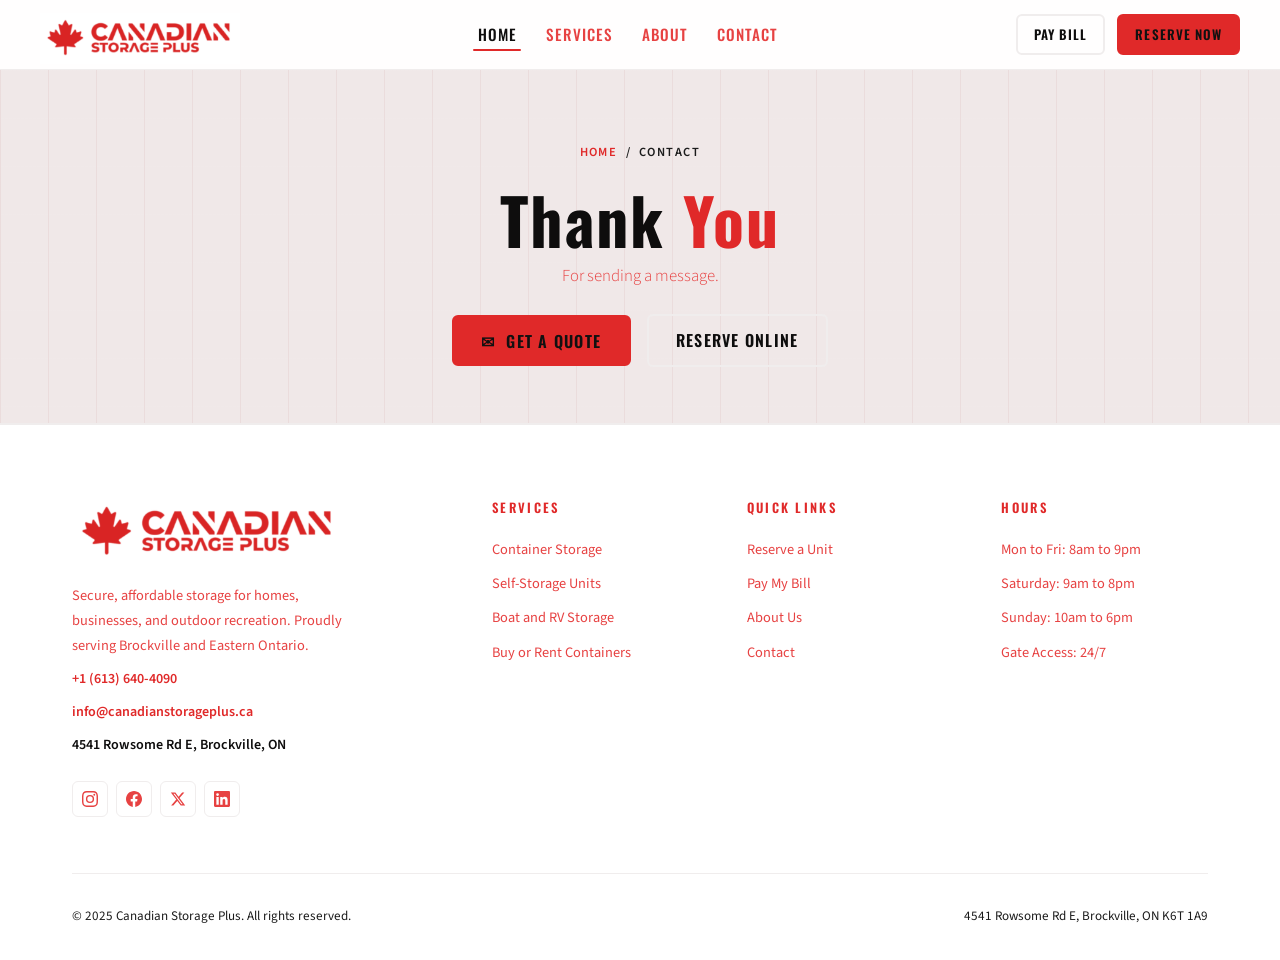
<file: thanks/index.html>
<!DOCTYPE html>
<html lang="en">
  <head>
    <meta charset="UTF-8">
    <meta name="viewport" content="width=device-width, initial-scale=1.0">
    <title>Steel Container Storage | Canadian Storage Plus</title>
    <meta name="description" content="Browse our full selection of 10ft, 20ft, and 40ft steel storage containers in Brockville, Ontario. New and used units available for rent or purchase.">
    <link rel="stylesheet" href="../styles.css">
    <link rel="icon" type="image/png" href="../assets/csp-icon.png">
  </head>
  <body class="page-top">
  
    <!-- ===================================================
        NAVBAR
    ==================================================== -->
    <!-- NAVBAR -->
      <nav id="navbar">
        <a href="../" class="nav-logo">
          <div class="nav-logo__icon">
            <img src="../assets/logo.png">
          </div>
        </a>
        <div class="nav-links">
          <a href="../" class="active">Home</a>
          <a href="../services">Services</a>
          <a href="../about">About</a>
          <a href="../contact">Contact</a>
        </div>
        <div class="nav-right">
          <a href="https://www.smdservers.net/SLWebSiteTemplate_V2/login.aspx?sCorpCode=Iiux7kWNhcp/ctygtxWSiw==&sLocationCode=F3e81MY3f4IcaovtqM7F3w==&1=1" target="_blank" class="btn btn--outline btn--sm">Pay Bill</a>
          <a href="https://www.smdservers.net/SLWebSiteTemplate_V2/ReserveMoveIn.aspx?sCorpCode=Iiux7kWNhcp%2fctygtxWSiw%3d%3d&sLocationCode=F3e81MY3f4IcaovtqM7F3w%3d%3d&1=1" target="_blank" class="btn btn--amber btn--sm">Reserve Now</a>
        </div>
        <button class="hamburger" aria-label="Menu">
          <span></span><span></span><span></span>
        </button>
      </nav>

      <!-- MOBILE NAV -->
      <div class="mobile-nav">
        <a href="../">Home</a>
        <a href="../services">Services</a>
        <a href="../about">About</a>
        <a href="../contact">Contact</a>
        <a href="https://www.smdservers.net/SLWebSiteTemplate_V2/login.aspx?sCorpCode=Iiux7kWNhcp/ctygtxWSiw==&sLocationCode=F3e81MY3f4IcaovtqM7F3w==&1=1" target="_blank" class="btn btn--outline">Pay Bill</a>
        <a href="https://www.smdservers.net/SLWebSiteTemplate_V2/ReserveMoveIn.aspx?sCorpCode=Iiux7kWNhcp%2fctygtxWSiw%3d%3d&sLocationCode=F3e81MY3f4IcaovtqM7F3w%3d%3d&1=1" target="_blank" class="btn btn--amber">Reserve Now</a>
      </div>
  
    <!-- ===================================================
        PAGE HEADER
    ==================================================== -->
    <div class="page-header">
      <div class="page-header__grid"></div>
      <div class="container page-header__content">
        <div class="breadcrumb">
          <a href="../">Home</a>
          <span class="sep">/</span>
          <span>Contact</span>
        </div>
        <h1>Thank <span>You</span></h1>
        <p>For sending a message.</p>
        <div style="margin-top:1.5rem;display:flex;align-items:center;justify-content:center;gap:1rem;flex-wrap:wrap;">
          <button class="btn btn--amber" data-modal-open>&#9993;&nbsp; Get a Quote</button>
          <a href="https://www.smdservers.net/SLWebSiteTemplate_V2/ReserveMoveIn.aspx?sCorpCode=Iiux7kWNhcp%2fctygtxWSiw%3d%3d&sLocationCode=F3e81MY3f4IcaovtqM7F3w%3d%3d&1=1" class="btn btn--outline">Reserve Online</a>
        </div>
      </div>
    </div>

    <!-- Success state -->
    <div id="contactSuccess" class="contact-success">
        <div class="contact-success__icon">&#10003;</div>
            <h3>Message Sent!</h3>
            <p>Thank you for reaching out. A member of our team will get back to you within one business day.</p>
            <div style="margin-top:2rem;display:flex;gap:1rem;justify-content:center;flex-wrap:wrap;">
                <a href="../" class="btn btn--outline">Back to Home</a>
                <a href="tel:+16136404090" class="btn btn--steel">Call (613) 640-4090</a>
            </div>
        </div>
    </div>

    <!-- FOOTER -->
      <footer>
        <div class="container">
          <div class="footer-grid">
            <div class="footer-brand">
              <a href="../" class="nav-logo" style="text-decoration:none;">
                <img src="../assets/logo.png" alt="Canadian Storage Plus Logo">
              </a>
              <p>Secure, affordable storage for homes, businesses, and outdoor recreation. Proudly serving Brockville and Eastern Ontario.</p>
              <div class="contact-line"><strong><a href="tel:+16136404090" style="color:var(--c-amber);">+1 (613) 640-4090</a></strong></div>
              <div class="contact-line"><strong><a href="mailto:info@canadianstorageplus.com" style="color:var(--c-amber);">info@canadianstorageplus.ca</a></strong></div>
              <div class="contact-line"><strong>4541 Rowsome Rd E, Brockville, ON</strong></div>
              <div class="footer-social">
                <!-- Instagram -->
                <a href="https://www.instagram.com/canadianstorageplus/" target="_blank" rel="noopener noreferrer" aria-label="Instagram">
                  <svg viewBox="0 0 24 24" xmlns="http://www.w3.org/2000/svg"><path d="M12 2.163c3.204 0 3.584.012 4.85.07 3.252.148 4.771 1.691 4.919 4.919.058 1.265.069 1.645.069 4.849 0 3.205-.012 3.584-.069 4.849-.149 3.225-1.664 4.771-4.919 4.919-1.266.058-1.644.07-4.85.07-3.204 0-3.584-.012-4.849-.07-3.26-.149-4.771-1.699-4.919-4.92-.058-1.265-.07-1.644-.07-4.849 0-3.204.013-3.583.07-4.849.149-3.227 1.664-4.771 4.919-4.919 1.266-.057 1.645-.069 4.849-.069zM12 0C8.741 0 8.333.014 7.053.072 2.695.272.273 2.69.073 7.052.014 8.333 0 8.741 0 12c0 3.259.014 3.668.072 4.948.2 4.358 2.618 6.78 6.98 6.98C8.333 23.986 8.741 24 12 24c3.259 0 3.668-.014 4.948-.072 4.354-.2 6.782-2.618 6.979-6.98.059-1.28.073-1.689.073-4.948 0-3.259-.014-3.667-.072-4.947-.196-4.354-2.617-6.78-6.979-6.98C15.668.014 15.259 0 12 0zm0 5.838a6.162 6.162 0 100 12.324 6.162 6.162 0 000-12.324zM12 16a4 4 0 110-8 4 4 0 010 8zm6.406-11.845a1.44 1.44 0 100 2.881 1.44 1.44 0 000-2.881z"/></svg>
                </a>
                <!-- Facebook -->
                <a href="https://www.facebook.com/people/Canadian-Storage-Plus/61550598362220/" target="_blank" rel="noopener noreferrer" aria-label="Facebook">
                  <svg viewBox="0 0 24 24" xmlns="http://www.w3.org/2000/svg"><path d="M24 12.073C24 5.405 18.627 0 12 0S0 5.405 0 12.073C0 18.1 4.388 23.094 10.125 24v-8.437H7.078v-3.49h3.047V9.41c0-3.025 1.792-4.697 4.533-4.697 1.312 0 2.686.235 2.686.235v2.97h-1.513c-1.491 0-1.956.93-1.956 1.886v2.269h3.328l-.532 3.49h-2.796V24C19.612 23.094 24 18.1 24 12.073z"/></svg>
                </a>
                <!-- X / Twitter -->
                <a href="https://x.com/StoragePlusCA" target="_blank" rel="noopener noreferrer" aria-label="X (Twitter)">
                  <svg viewBox="0 0 24 24" xmlns="http://www.w3.org/2000/svg"><path d="M18.244 2.25h3.308l-7.227 8.26 8.502 11.24H16.17l-5.214-6.817L4.99 21.75H1.68l7.73-8.835L1.254 2.25H8.08l4.713 6.231zm-1.161 17.52h1.833L7.084 4.126H5.117z"/></svg>
                </a>
                <!-- LinkedIn -->
                <a href="https://www.linkedin.com/company/canadian-storage-plus/posts/?feedView=all" target="_blank" rel="noopener noreferrer" aria-label="LinkedIn">
                  <svg viewBox="0 0 24 24" xmlns="http://www.w3.org/2000/svg"><path d="M20.447 20.452h-3.554v-5.569c0-1.328-.027-3.037-1.852-3.037-1.853 0-2.136 1.445-2.136 2.939v5.667H9.351V9h3.414v1.561h.046c.477-.9 1.637-1.85 3.37-1.85 3.601 0 4.267 2.37 4.267 5.455v6.286zM5.337 7.433a2.062 2.062 0 01-2.063-2.065 2.064 2.064 0 112.063 2.065zm1.782 13.019H3.555V9h3.564v11.452zM22.225 0H1.771C.792 0 0 .774 0 1.729v20.542C0 23.227.792 24 1.771 24h20.451C23.2 24 24 23.227 24 22.271V1.729C24 .774 23.2 0 22.222 0h.003z"/></svg>
                </a>
              </div>
            </div>
            <div class="footer-col">
              <h4>Services</h4>
              <ul>
                <li><a href="../services#containers">Container Storage</a></li>
                <li><a href="../services#self-storage">Self-Storage Units</a></li>
                <li><a href="../services#boat-rv">Boat and RV Storage</a></li>
                <li><a href="../containers">Buy or Rent Containers</a></li>
              </ul>
            </div>
            <div class="footer-col">
              <h4>Quick Links</h4>
              <ul>
                <li><a href="https://www.smdservers.net/SLWebSiteTemplate_V2/ReserveMoveIn.aspx?sCorpCode=Iiux7kWNhcp%2fctygtxWSiw%3d%3d&sLocationCode=F3e81MY3f4IcaovtqM7F3w%3d%3d&1=1" target="_blank">Reserve a Unit</a></li>
                <li><a href="https://www.smdservers.net/SLWebSiteTemplate_V2/login.aspx?sCorpCode=Iiux7kWNhcp/ctygtxWSiw==&sLocationCode=F3e81MY3f4IcaovtqM7F3w==&1=1" target="_blank">Pay My Bill</a></li>
                <li><a href="../about">About Us</a></li>
                <li><a href="../contact">Contact</a></li>
              </ul>
            </div>
            <div class="footer-col">
              <h4>Hours</h4>
              <ul>
                <li>Mon to Fri: 8am to 9pm</li>
                <li>Saturday: 9am to 8pm</li>
                <li>Sunday: 10am to 6pm</li>
                <li>Gate Access: 24/7</li>
              </ul>
            </div>
          </div>
          <div class="footer-bottom">
            <span>&#169; 2025 Canadian Storage Plus. All rights reserved.</span>
            <span>4541 Rowsome Rd E, Brockville, ON K6T 1A9</span>
          </div>
        </div>
      </footer>

    <script src="../main.js"></script>
  </body>
</html>
</file>
<file: styles.css>
/* =====================================================
   CANADIAN STORAGE PLUS — styles.css
   One stylesheet for all pages
   ===================================================== */

@import url('https://fonts.googleapis.com/css2?family=Oswald:wght@400;500;600;700&family=Source+Sans+3:ital,wght@0,300;0,400;0,600;1,300&display=swap');

/* ----- Variables ------------------------------------- */
:root {
  --c-bg:        #e7d8d8;
  --c-surface:   #f0e8e8;
  --c-raised:    #eee5e5;
  --c-border:    #f0eded;
  --c-amber:     #e02929;
  --c-amber-dk:  #b40404;
  --c-amber-lt:  #fd4a4a;
  --c-steel:     #d62323;
  --c-steel-lt:  #c85555;
  --c-white:     #0e0d0d;
  --c-muted:     #e74242;
  --c-dim:       #1b1b1b;

  --font-head:   'Oswald', sans-serif;
  --font-body:   'Source Sans 3', sans-serif;

  --r:           6px;
  --r-lg:        12px;
  --ease:        0.25s cubic-bezier(0.4, 0, 0.2, 1);

  --shadow:      0 4px 24px rgba(231, 216, 216, 0.5);
  --shadow-lg:   0 12px 48px rgba(228, 218, 218, 0.6);
}

/* ----- Reset ----------------------------------------- */
*, *::before, *::after { box-sizing: border-box; margin: 0; padding: 0; }
html { scroll-behavior: smooth; }
body {
  font-family: var(--font-body);
  font-weight: 400;
  background: var(--c-bg);
  color: var(--c-white);
  line-height: 1.65;
  overflow-x: hidden;
}
a { color: inherit; text-decoration: none; }
img { display: block; max-width: 100%; }
ul { list-style: none; }
button { font-family: inherit; cursor: pointer; }
input, select, textarea { font-family: inherit; }

::-webkit-scrollbar { width: 6px; }
::-webkit-scrollbar-track { background: var(--c-bg); }
::-webkit-scrollbar-thumb { background: var(--c-steel); border-radius: 3px; }

/* =====================================================
   UTILITY
   ===================================================== */
.container {
  max-width: 1200px;
  margin: 0 auto;
  padding: 0 2rem;
}
.container--narrow { max-width: 820px; margin: 0 auto; padding: 0 2rem; }

.section { padding: 5.5rem 0; }
.section--alt { background: var(--c-surface); }
.section--dark { background: var(--c-bg); }

.section-label {
  display: inline-block;
  font-family: var(--font-head);
  font-size: 0.75rem;
  letter-spacing: 0.22em;
  text-transform: uppercase;
  color: var(--c-amber);
  background: rgba(240, 10, 10, 0.1);
  border: 1px solid rgba(240, 10, 10, 0.25);
  border-radius: 50px;
  padding: 0.2rem 0.8rem;
  margin-bottom: 1rem;
}
.section-title {
  font-family: var(--font-head);
  font-weight: 700;
  font-size: clamp(2rem, 4vw, 3rem);
  line-height: 1.05;
  letter-spacing: 0.02em;
  color: var(--c-white);
  margin-bottom: 1rem;
}
.section-title span { color: var(--c-amber); }
.section-sub {
  font-size: 1.05rem;
  font-weight: 300;
  color: var(--c-muted);
  max-width: 540px;
}
.text-center { text-align: center; }
.text-center .section-sub { margin: 0 auto; }

.divider {
  height: 1px;
  background: linear-gradient(90deg, transparent, var(--c-border), transparent);
}

/* =====================================================
   BUTTONS
   ===================================================== */
.btn {
  display: inline-flex;
  align-items: center;
  gap: 0.45rem;
  font-family: var(--font-head);
  font-weight: 600;
  font-size: 1rem;
  letter-spacing: 0.08em;
  text-transform: uppercase;
  padding: 0.7rem 1.7rem;
  border-radius: var(--r);
  border: 2px solid transparent;
  transition: all var(--ease);
  white-space: nowrap;
  cursor: pointer;
}
.btn--amber {
  background: var(--c-amber);
  color: #111;
  border-color: var(--c-amber);
}
.btn--amber:hover {
  background: var(--c-amber-dk);
  border-color: var(--c-amber-dk);
  transform: translateY(-2px);
  box-shadow: 0 6px 22px rgba(240, 10, 10, 0.38);
}
.btn--outline {
  background: transparent;
  color: var(--c-white);
  border-color: var(--c-border);
}
.btn--outline:hover {
  border-color: var(--c-amber);
  color: var(--c-amber);
  transform: translateY(-2px);
}
.btn--steel {
  background: var(--c-steel);
  color: var(--c-white);
  border-color: var(--c-steel);
}
.btn--steel:hover {
  background: var(--c-steel-lt);
  border-color: var(--c-steel-lt);
  transform: translateY(-2px);
  box-shadow: 0 6px 22px rgba(168, 59, 59, 0.38);
}
.btn--lg { font-size: 1.15rem; padding: 0.9rem 2.4rem; }
.btn--sm { font-size: 0.82rem; padding: 0.45rem 1rem; }
.btn--full { width: 100%; justify-content: center; }

/* =====================================================
   NAVBAR
   ===================================================== */
#navbar {
  position: fixed;
  top: 0; left: 0; right: 0;
  z-index: 900;
  height: 70px;
  background: rgba(255, 255, 255, 0.97);
  backdrop-filter: blur(14px);
  border-bottom: 1px solid var(--c-border);
  display: flex;
  align-items: center;
  justify-content: space-between;
  padding: 0 2.5rem;
  transition: box-shadow var(--ease);
}
#navbar.scrolled { box-shadow: 0 4px 28px rgba(241, 241, 241, 0.55); }

/* Logo */
.nav-logo { display: flex; align-items: center; gap: 0.7rem; }
.nav-logo__icon {
  width: 200px; height: 43px;
  border-radius: var(--r);
  display: grid;
  place-items: center;
  flex-shrink: 0;
}
.nav-logo__icon svg { width: 24px; height: 24px; fill: #111; }
.nav-logo__text { display: flex; flex-direction: column; line-height: 1.1; }
.nav-logo__name {
  font-family: var(--font-head);
  font-weight: 700;
  font-size: 1.15rem;
  letter-spacing: 0.04em;
  color: var(--c-white);
}
.nav-logo__name em { color: var(--c-amber); font-style: normal; }
.nav-logo__tagline {
  font-size: 0.6rem;
  font-weight: 300;
  letter-spacing: 0.18em;
  text-transform: uppercase;
  color: var(--c-muted);
}

/* Links */
.nav-links {
  display: flex;
  align-items: center;
  gap: 0.1rem;
}
.nav-links a {
  font-family: var(--font-head);
  font-weight: 500;
  font-size: 0.95rem;
  letter-spacing: 0.07em;
  text-transform: uppercase;
  color: var(--c-muted);
  padding: 0.5rem 0.85rem;
  border-radius: var(--r);
  transition: color var(--ease), background var(--ease);
  position: relative;
}
.nav-links a:hover,
.nav-links a.active { color: var(--c-white); }
.nav-links a.active::after {
  content: '';
  position: absolute;
  bottom: 4px; left: 50%; right: 50%;
  height: 2px;
  background: var(--c-amber);
  border-radius: 1px;
  transition: left var(--ease), right var(--ease);
}
.nav-links a:hover::after,
.nav-links a.active::after { left: 14%; right: 14%; }

/* Nav right */
.nav-right { display: flex; align-items: center; gap: 0.75rem; }

/* Hamburger */
.hamburger {
  display: none;
  flex-direction: column;
  gap: 5px;
  padding: 6px;
  cursor: pointer;
  background: none;
  border: none;
}
.hamburger span {
  display: block;
  width: 24px; height: 2px;
  background: var(--c-white);
  border-radius: 2px;
  transition: all var(--ease);
}
.hamburger.open span:nth-child(1) { transform: translateY(7px) rotate(45deg); }
.hamburger.open span:nth-child(2) { opacity: 0; transform: scaleX(0); }
.hamburger.open span:nth-child(3) { transform: translateY(-7px) rotate(-45deg); }

/* Mobile menu */
.mobile-nav {
  display: none;
  position: fixed;
  top: 70px; left: 0; right: 0;
  background: var(--c-surface);
  border-bottom: 2px solid var(--c-amber);
  z-index: 899;
  flex-direction: column;
  padding: 1.5rem 2rem 2rem;
  gap: 0.25rem;
  box-shadow: var(--shadow);
}
.mobile-nav.open { display: flex; }
.mobile-nav a {
  font-family: var(--font-head);
  font-weight: 600;
  font-size: 1.3rem;
  letter-spacing: 0.06em;
  text-transform: uppercase;
  color: var(--c-muted);
  padding: 0.7rem 0;
  border-bottom: 1px solid var(--c-border);
  transition: color var(--ease);
}
.mobile-nav a:hover, .mobile-nav a.active { color: var(--c-dim); }
.mobile-nav .btn { margin-top: 1rem; }

/* Page offset */
.page-top { padding-top: 70px; }

/* =====================================================
   FOOTER
   ===================================================== */
footer {
  background: #ffffff;
  border-top: 1px solid var(--c-border);
  padding: 4.5rem 0 2rem;
}
.footer-grid {
  display: grid;
  grid-template-columns: 1.8fr 1fr 1fr 1fr;
  gap: 3rem;
  margin-bottom: 3.5rem;
}
.footer-brand p {
  font-size: 0.9rem;
  color: var(--c-muted);
  margin-top: 1rem;
  line-height: 1.75;
  max-width: 270px;
}
.footer-brand .contact-line {
  display: flex;
  align-items: center;
  gap: 0.5rem;
  margin-top: 0.6rem;
  font-size: 0.88rem;
  color: var(--c-muted);
}
.footer-brand .contact-line strong { color: var(--c-white); font-weight: 600; }
.footer-col h4 {
  font-family: var(--font-head);
  font-weight: 600;
  font-size: 0.8rem;
  letter-spacing: 0.18em;
  text-transform: uppercase;
  color: var(--c-amber);
  margin-bottom: 1.25rem;
}
.footer-col ul { display: flex; flex-direction: column; gap: 0.65rem; }
.footer-col ul a {
  font-size: 0.9rem;
  color: var(--c-muted);
  transition: color var(--ease);
}
.footer-col ul a:hover { color: var(--c-white); }
.footer-col ul li { font-size: 0.9rem; color: var(--c-muted); }

.footer-bottom {
  padding-top: 2rem;
  border-top: 1px solid var(--c-border);
  display: flex;
  align-items: center;
  justify-content: space-between;
  font-size: 0.82rem;
  color: var(--c-dim);
  flex-wrap: wrap;
  gap: 0.5rem;
}
.footer-bottom a { color: var(--c-dim); transition: color var(--ease); }
.footer-bottom a:hover { color: var(--c-amber); }

/* =====================================================
   SOCIAL ICONS — footer
   ===================================================== */
.footer-social {
  display: flex;
  gap: 0.5rem;
  margin-top: 1.5rem;
}
.footer-social a {
  display: grid;
  place-items: center;
  width: 36px;
  height: 36px;
  border: 1px solid var(--c-border);
  border-radius: var(--r);
  color: var(--c-muted);
  transition: color var(--ease), border-color var(--ease), background var(--ease), transform var(--ease);
}
.footer-social a:hover {
  transform: translateY(-3px);
  border-color: var(--c-amber);
  color: var(--c-white);
  background: rgba(240, 10, 10, 0.1);
}
.footer-social a svg { width: 16px; height: 16px; fill: currentColor; }

/* =====================================================
   PAGE HEADER (inner pages)
   ===================================================== */
.page-header {
  position: relative;
  padding: 4.5rem 0 3.5rem;
  text-align: center;
  overflow: hidden;
  background: var(--c-surface);
  border-bottom: 1px solid var(--c-border);
}
.page-header__grid {
  position: absolute;
  inset: 0;
  background-image:
    linear-gradient(rgba(247, 240, 240, 0.07) 1px, transparent 1px),
    linear-gradient(90deg, rgba(168, 59, 59, 0.07) 1px, transparent 1px);
  background-size: 48px 48px;
  pointer-events: none;
}
.page-header__content { position: relative; z-index: 2; }
.page-header h1 {
  font-family: var(--font-head);
  font-weight: 700;
  font-size: clamp(2.5rem, 5vw, 4rem);
  letter-spacing: 0.03em;
  color: var(--c-white);
  line-height: 1.0;
  margin-bottom: 0.75rem;
}
.page-header h1 span { color: var(--c-amber); }
.page-header p {
  font-size: 1.05rem;
  font-weight: 300;
  color: var(--c-muted);
  max-width: 500px;
  margin: 0 auto;
}
.breadcrumb {
  display: flex;
  align-items: center;
  justify-content: center;
  gap: 0.5rem;
  font-size: 0.78rem;
  font-weight: 600;
  letter-spacing: 0.12em;
  text-transform: uppercase;
  color: var(--c-dim);
  margin-bottom: 1.5rem;
}
.breadcrumb a { color: var(--c-amber); }
.breadcrumb .sep { color: var(--c-dim); }

/* =====================================================
   HOME: HERO
   ===================================================== */
.hero {
  position: relative;
  min-height: calc(100vh - 70px);
  display: flex;
  align-items: center;
  overflow: hidden;
  background: var(--c-bg);
}
.hero__bg {
  position: absolute;
  inset: 0;
  background-image:
    linear-gradient(rgba(168, 59, 59, 0.09) 1px, transparent 1px),
    linear-gradient(90deg, rgba(168, 59, 59, 0.09) 1px, transparent 1px);
  background-size: 56px 56px;
  animation: bgScroll 28s linear infinite;
}
@keyframes bgScroll {
  from { transform: translate(0,0); }
  to   { transform: translate(56px, 56px); }
}
.hero__glow {
  position: absolute;
  width: 700px; height: 700px;
  background: radial-gradient(circle, rgba(240, 10, 10, 0.08) 0%, transparent 70%);
  top: -200px; right: -200px;
  pointer-events: none;
}
.hero__glow2 {
  position: absolute;
  width: 500px; height: 500px;
  background: radial-gradient(circle, rgba(168, 59, 59, 0.1) 0%, transparent 70%);
  bottom: -150px; left: -100px;
  pointer-events: none;
}

.hero__inner {
  position: relative;
  z-index: 2;
  width: 100%;
  max-width: 1200px;
  margin: 0 auto;
  padding: 5rem 2rem;
  display: grid;
  grid-template-columns: 1fr 420px;
  gap: 4rem;
  align-items: center;
}

.hero__tag {
  display: inline-flex;
  align-items: center;
  gap: 0.5rem;
  font-family: var(--font-head);
  font-size: 0.75rem;
  letter-spacing: 0.2em;
  text-transform: uppercase;
  color: var(--c-amber);
  background: rgba(240, 10, 10, 0.1);
  border: 1px solid rgba(240, 10, 10, 0.28);
  border-radius: 50px;
  padding: 0.25rem 0.9rem;
  margin-bottom: 1.5rem;
  animation: fadeUp 0.55s ease both;
}
.hero__tag .pulse {
  width: 7px; height: 7px;
  background: var(--c-amber);
  border-radius: 50%;
  animation: pulse 2s ease-in-out infinite;
}
@keyframes pulse {
  0%,100% { opacity: 1; transform: scale(1); }
  50% { opacity: 0.4; transform: scale(0.7); }
}

.hero__title {
  font-family: var(--font-head);
  font-weight: 700;
  font-size: clamp(3.2rem, 6vw, 5.8rem);
  line-height: 0.94;
  letter-spacing: 0.01em;
  color: var(--c-white);
  margin-bottom: 1.5rem;
  animation: fadeUp 0.6s 0.08s ease both;
}
.hero__title .amber { color: var(--c-amber); }
.hero__title .block { display: block; }

.hero__desc {
  font-size: 1.1rem;
  font-weight: 300;
  color: var(--c-muted);
  max-width: 480px;
  margin-bottom: 2.5rem;
  animation: fadeUp 0.6s 0.16s ease both;
}

.hero__actions {
  display: flex;
  align-items: center;
  gap: 1rem;
  flex-wrap: wrap;
  animation: fadeUp 0.6s 0.24s ease both;
}

.hero__stats {
  display: flex;
  gap: 2.5rem;
  margin-top: 4rem;
  padding-top: 2.5rem;
  border-top: 1px solid var(--c-border);
  animation: fadeUp 0.6s 0.32s ease both;
}
.hero__stat .num {
  font-family: var(--font-head);
  font-weight: 700;
  font-size: 2.2rem;
  color: var(--c-amber);
  line-height: 1;
}
.hero__stat .lbl {
  font-size: 0.75rem;
  font-weight: 600;
  letter-spacing: 0.12em;
  text-transform: uppercase;
  color: var(--c-dim);
  margin-top: 0.2rem;
}

/* Hero side cards */
.hero__cards {
  display: flex;
  flex-direction: column;
  gap: 1rem;
  animation: fadeLeft 0.75s 0.2s ease both;
}
@keyframes fadeLeft {
  from { opacity: 0; transform: translateX(30px); }
  to   { opacity: 1; transform: translateX(0); }
}

.hero__card {
  background: var(--c-surface);
  border: 1px solid var(--c-border);
  border-radius: var(--r-lg);
  padding: 1.4rem 1.5rem;
  display: flex;
  align-items: flex-start;
  gap: 1rem;
  cursor: pointer;
  transition: border-color var(--ease), transform var(--ease), box-shadow var(--ease);
  text-decoration: none;
}
.hero__card:hover {
  border-color: var(--c-amber);
  transform: translateX(-6px);
  box-shadow: 4px 0 24px rgba(240, 10, 10, 0.12);
}
.hero__card-icon {
  width: 48px; height: 48px;
  background: rgba(240, 10, 10, 0.1);
  border: 1px solid rgba(240, 10, 10, 0.22);
  border-radius: 8px;
  display: grid;
  place-items: center;
  font-size: 1.4rem;
  flex-shrink: 0;
}
.hero__card-text h3 {
  font-family: var(--font-head);
  font-weight: 600;
  font-size: 1.05rem;
  letter-spacing: 0.04em;
  text-transform: uppercase;
  color: var(--c-white);
  margin-bottom: 0.2rem;
}
.hero__card-text p { font-size: 0.84rem; color: var(--c-muted); }


/* Override hero grid to give the image panel more room */
.hero__inner {
  grid-template-columns: 2fr 620px;
}
 
/* Outer wrapper — fills the right column and overflows
   the hero's top/bottom padding so the image bleeds edge to edge */
.hero__image-panel {
  position: relative;
  height: 100%;
  min-height: 540px;
  align-self: stretch;
  display: flex;
  align-items: stretch;
}
 
/* The clip-path wrapper that creates the diagonal cut.
   polygon: top-left, top-right, bottom-right, bottom-left
   The left edge is shifted inward at the top (120px) and
   back to 0 at the bottom, creating the left-leaning diagonal. */
.hero__image-wrap {
  position: relative;
  width: 100%;
  overflow: hidden;
  clip-path: polygon(120px 0%, 100% 0%, 100% 100%, 0% 100%);
  border-radius: 0 var(--r-lg) var(--r-lg) 0;
}
 
.hero__image {
  width: 100%;
  height: 100%;
  min-height: 540px;
  object-fit: cover;
  object-position: center;
  display: block;
  /* Subtle dark overlay so the image doesn't fight the text */
  filter: brightness(0.78) saturate(0.85);
  transition: filter 0.4s ease, transform 0.6s ease;
}
 
.hero__image-panel:hover .hero__image {
  filter: brightness(0.88) saturate(0.95);
  transform: scale(1.03);
}
 
/* Amber accent bar that sits right on the diagonal cut edge */
.hero__image-accent {
  position: absolute;
  top: 0;
  bottom: 0;
  left: 4px;        /* 4px left of the clip edge so it rides the seam */
  width: 5px;
  background: var(--c-amber);
  transform-origin: top left;
  transform: skewX(-12.5deg);
  pointer-events: none;
}
 

@keyframes fadeUp {
  from { opacity: 0; transform: translateY(20px); }
  to   { opacity: 1; transform: translateY(0); }
}

/* =====================================================
   HOME: SERVICES SECTION
   ===================================================== */
.services-grid {
  display: grid;
  grid-template-columns: repeat(3, 1fr);
  gap: 1.5rem;
  margin-top: 3.5rem;
}
.service-card {
  background: var(--c-raised);
  border: 1px solid var(--c-border);
  border-radius: var(--r-lg);
  padding: 2.5rem 2rem;
  position: relative;
  overflow: hidden;
  transition: transform var(--ease), border-color var(--ease), box-shadow var(--ease);
}
.service-card::before {
  content: '';
  position: absolute;
  top: 0; left: 0; right: 0;
  height: 3px;
  background: linear-gradient(90deg, var(--c-steel), var(--c-amber));
  transform: scaleX(0);
  transform-origin: left;
  transition: transform 0.4s ease;
}
.service-card:hover {
  transform: translateY(-6px);
  border-color: rgba(240, 10, 10, 0.4);
  box-shadow: 0 16px 40px rgba(0,0,0,0.4);
}
.service-card:hover::before { transform: scaleX(1); }

.service-card__num {
  font-family: var(--font-head);
  font-weight: 700;
  font-size: 3.5rem;
  color: rgba(240, 10, 10, 0.08);
  line-height: 1;
  letter-spacing: 0.02em;
}
.service-card__icon {
  width: 58px; height: 58px;
  background: rgba(168, 59, 59, 0.18);
  border: 1px solid rgba(168, 59, 59, 0.35);
  border-radius: 10px;
  display: grid;
  place-items: center;
  font-size: 1.7rem;
  margin-bottom: 1.25rem;
  transition: background var(--ease), border-color var(--ease);
}
.service-card:hover .service-card__icon {
  background: rgba(240, 10, 10, 0.12);
  border-color: rgba(240, 10, 10, 0.35);
}
.service-card h3 {
  font-family: var(--font-head);
  font-weight: 700;
  font-size: 1.4rem;
  letter-spacing: 0.04em;
  text-transform: uppercase;
  color: var(--c-white);
  margin-bottom: 0.75rem;
}
.service-card p {
  font-size: 0.92rem;
  color: var(--c-muted);
  line-height: 1.7;
  margin-bottom: 1.5rem;
}
.service-card__features {
  display: flex;
  flex-direction: column;
  gap: 0.45rem;
  margin-bottom: 2rem;
}
.service-card__features li {
  display: flex;
  align-items: center;
  gap: 0.55rem;
  font-size: 0.87rem;
  color: var(--c-white);
  opacity: 0.85;
}
.service-card__features li::before {
  content: '';
  width: 14px; height: 14px;
  background: url("data:image/svg+xml,%3Csvg viewBox='0 0 14 14' xmlns='http://www.w3.org/2000/svg'%3E%3Cpath d='M2 7l3.5 3.5L12 3' stroke='%23d92424' stroke-width='2' fill='none' stroke-linecap='round' stroke-linejoin='round'/%3E%3C/svg%3E") center/contain no-repeat;
  flex-shrink: 0;
}

.service-grid--four{
  grid-template-columns: repeat(4, 1fr);
}

@media (max-width: 1200px) {
  .services-grid--four { grid-template-columns: repeat(2, 1fr); }
}

@media (max-width: 600px) {
  .services-grid--four { grid-template-columns: 1fr; }
}

/* =====================================================
   HOME: WHY US
   ===================================================== */
.why-grid {
  display: grid;
  grid-template-columns: repeat(4, 1fr);
  gap: 1.25rem;
  margin-top: 3.5rem;
}
.why-card {
  background: var(--c-raised);
  border: 1px solid var(--c-border);
  border-radius: var(--r-lg);
  padding: 2rem 1.5rem;
  text-align: center;
  transition: transform var(--ease), border-color var(--ease);
}
.why-card:hover {
  transform: translateY(-4px);
  border-color: var(--c-amber);
}
.why-card__icon { font-size: 2rem; margin-bottom: 0.9rem; }
.why-card h4 {
  font-family: var(--font-head);
  font-weight: 600;
  font-size: 1rem;
  letter-spacing: 0.06em;
  text-transform: uppercase;
  color: var(--c-white);
  margin-bottom: 0.5rem;
}
.why-card p { font-size: 0.86rem; color: var(--c-muted); line-height: 1.6; }

/* =====================================================
   HOME: TESTIMONIALS
   ===================================================== */
.testimonials-grid {
  display: grid;
  grid-template-columns: repeat(3, 1fr);
  gap: 1.5rem;
  margin-top: 3.5rem;
}
.testimonial {
  background: var(--c-raised);
  border: 1px solid var(--c-border);
  border-radius: var(--r-lg);
  padding: 2rem;
  transition: transform var(--ease), border-color var(--ease);
}
.testimonial:hover {
  transform: translateY(-4px);
  border-color: rgba(240, 10, 10, 0.35);
}
.testimonial__stars { color: var(--c-amber); font-size: 0.95rem; letter-spacing: 3px; margin-bottom: 1rem; }
.testimonial blockquote {
  font-size: 0.92rem;
  font-style: italic;
  font-weight: 300;
  color: var(--c-white);
  opacity: 0.88;
  line-height: 1.75;
  margin-bottom: 1.5rem;
}
.testimonial__author { display: flex; align-items: center; gap: 0.75rem; }
.avatar {
  width: 38px; height: 38px;
  border-radius: 50%;
  background: var(--c-steel);
  display: grid;
  place-items: center;
  font-family: var(--font-head);
  font-weight: 700;
  font-size: 1rem;
  color: var(--c-white);
  flex-shrink: 0;
}
.testimonial__author .name { font-weight: 600; font-size: 0.9rem; color: var(--c-white); }
.testimonial__author .role { font-size: 0.78rem; color: var(--c-muted); }

/* =====================================================
   HOME: SERVICE AREA STRIP
   ===================================================== */
.area-strip {
  background: linear-gradient(120deg, var(--c-steel) 0%, #5f1e1e 100%);
  padding: 3.5rem 0;
  text-align: center;
  border-top: 1px solid rgba(168, 59, 59, 0.4);
  border-bottom: 1px solid rgba(168, 59, 59, 0.4);
}
.area-strip h3 {
  font-family: var(--font-head);
  font-weight: 700;
  font-size: 1.3rem;
  letter-spacing: 0.08em;
  text-transform: uppercase;
  color: var(--c-white);
  margin-bottom: 0.5rem;
}
.area-strip p { font-size: 0.93rem; color: rgba(255,255,255,0.7); margin-bottom: 1.5rem; }
.area-tags {
  display: flex;
  flex-wrap: wrap;
  justify-content: center;
  gap: 0.6rem;
}
.area-tag {
  background: rgba(255,255,255,0.12);
  border: 1px solid rgba(255,255,255,0.22);
  border-radius: 50px;
  padding: 0.28rem 0.85rem;
  font-size: 0.78rem;
  font-weight: 600;
  letter-spacing: 0.08em;
  text-transform: uppercase;
  color: var(--c-white);
}

/* =====================================================
   HOME: MAP
   ===================================================== */
.map-wrapper {
  display: grid;
  grid-template-columns: 1fr 1.7fr;
  gap: 3.5rem;
  align-items: start;
}
.map-info__title {
  font-family: var(--font-head);
  font-weight: 700;
  font-size: clamp(1.8rem, 3vw, 2.6rem);
  letter-spacing: 0.02em;
  color: var(--c-white);
  line-height: 1.05;
  margin-bottom: 0.85rem;
}
.map-info__title span { color: var(--c-amber); }
.map-info p { font-size: 0.93rem; color: var(--c-muted); margin-bottom: 2rem; }

.contact-list {
  display: flex;
  flex-direction: column;
  gap: 1.1rem;
  margin-bottom: 2rem;
}
.contact-item {
  display: flex;
  align-items: flex-start;
  gap: 0.9rem;
}
.contact-item__icon {
  width: 38px; height: 38px;
  background: rgba(168, 59, 59, 0.18);
  border: 1px solid rgba(168, 59, 59, 0.3);
  border-radius: 8px;
  display: grid;
  place-items: center;
  font-size: 1rem;
  flex-shrink: 0;
}
.contact-item__text .lbl { font-size: 0.75rem; font-weight: 600; letter-spacing: 0.1em; text-transform: uppercase; color: var(--c-dim); }
.contact-item__text .val { font-size: 0.94rem; color: var(--c-white); font-weight: 400; margin-top: 0.1rem; }

.hours-table {
  display: grid;
  grid-template-columns: 1fr 1fr;
  gap: 0;
  margin-top: 1rem;
  background: var(--c-raised);
  border: 1px solid var(--c-border);
  border-radius: var(--r);
  overflow: hidden;
}
.hours-row {
  display: flex;
  justify-content: space-between;
  padding: 0.5rem 0.85rem;
  font-size: 0.84rem;
  border-bottom: 1px solid var(--c-border);
  color: var(--c-muted);
}
.hours-row:nth-child(even) { background: rgba(255,255,255,0.02); }
.hours-row .day { color: var(--c-white); font-weight: 400; }

.map-frame {
  border-radius: var(--r-lg);
  overflow: hidden;
  border: 1px solid var(--c-border);
  box-shadow: var(--shadow-lg);
}
.map-frame iframe {
  width: 100%;
  height: 460px;
  display: block;
  filter: saturate(0.65) contrast(1.1);
}

/* =====================================================
   HOME: CTA STRIP
   ===================================================== */
.cta-strip {
  text-align: center;
  padding: 5.5rem 0;
  background: linear-gradient(180deg, var(--c-surface) 0%, var(--c-bg) 100%);
  border-top: 1px solid var(--c-border);
}
.cta-strip h2 {
  font-family: var(--font-head);
  font-weight: 700;
  font-size: clamp(2rem, 4.5vw, 3.4rem);
  letter-spacing: 0.02em;
  color: var(--c-white);
  margin-bottom: 0.75rem;
}
.cta-strip h2 span { color: var(--c-amber); }
.cta-strip p { font-size: 1.05rem; color: var(--c-muted); margin-bottom: 2rem; font-weight: 300; }
.cta-strip__actions { display: flex; justify-content: center; gap: 1rem; flex-wrap: wrap; }

/* =====================================================
   SERVICES PAGE: Detail layout
   ===================================================== */
.service-detail {
  display: grid;
  grid-template-columns: 1fr 1fr;
  gap: 4rem;
  align-items: center;
  padding: 5rem 0;
}
.service-detail + .service-detail { border-top: 1px solid var(--c-border); }
.service-detail.reverse { direction: rtl; }
.service-detail.reverse > * { direction: ltr; }

.service-detail__visual {
  background: var(--c-raised);
  border: 1px solid var(--c-border);
  border-radius: var(--r-lg);
  padding: 3rem 2rem;
  text-align: center;
  position: relative;
  overflow: hidden;
}
.service-detail__visual::before {
  content: '';
  position: absolute;
  inset: 0;
  background-image:
    linear-gradient(rgba(168, 59, 59, 0.06) 1px, transparent 1px),
    linear-gradient(90deg, rgba(168, 59, 59, 0.06) 1px, transparent 1px);
  background-size: 32px 32px;
}
.service-detail__visual-icon {
  position: relative;
  z-index: 2;
  margin-bottom: 1.5rem;
  margin-left:8.5rem
}

.service-detail__image{
  width:100px;
  height:100px;
}

.service-detail__visual-label {
  position: relative;
  z-index: 2;
  font-family: var(--font-head);
  font-weight: 700;
  font-size: 1.5rem;
  letter-spacing: 0.08em;
  text-transform: uppercase;
  color: var(--c-white);
}
.service-detail__visual-sub {
  position: relative;
  z-index: 2;
  font-size: 0.85rem;
  color: var(--c-muted);
  margin-top: 0.4rem;
}

.service-detail h2 {
  font-family: var(--font-head);
  font-weight: 700;
  font-size: clamp(1.8rem, 3vw, 2.5rem);
  letter-spacing: 0.03em;
  color: var(--c-white);
  line-height: 1.05;
  margin-bottom: 1rem;
}
.service-detail h2 span { color: var(--c-amber); }
.service-detail p {
  font-size: 0.95rem;
  color: var(--c-muted);
  line-height: 1.75;
  margin-bottom: 1rem;
}
.service-detail__features {
  display: flex;
  flex-direction: column;
  gap: 0.6rem;
  margin-bottom: 2rem;
  margin-top: 1.25rem;
}
.service-detail__features li {
  display: flex;
  align-items: flex-start;
  gap: 0.7rem;
  font-size: 0.9rem;
  color: var(--c-white);
  opacity: 0.9;
}
.service-detail__features li::before {
  content: '';
  width: 16px; height: 16px;
  background: url("data:image/svg+xml,%3Csvg viewBox='0 0 14 14' xmlns='http://www.w3.org/2000/svg'%3E%3Cpath d='M2 7l3.5 3.5L12 3' stroke='%23d92424' stroke-width='2' fill='none' stroke-linecap='round' stroke-linejoin='round'/%3E%3C/svg%3E") center/contain no-repeat;
  flex-shrink: 0;
  margin-top: 3px;
}

#self-storage{
  background-color: var(--c-raised);
}

/* =====================================================
   RESERVE / PAYMENT FORMS
   ===================================================== */
.form-wrap {
  max-width: 740px;
  margin: 0 auto;
  padding: 4rem 2rem;
}
.form-card {
  background: var(--c-surface);
  border: 1px solid var(--c-border);
  border-radius: var(--r-lg);
  padding: 3rem;
  box-shadow: var(--shadow-lg);
}
.form-card__head { margin-bottom: 2rem; }
.form-card__head h2 {
  font-family: var(--font-head);
  font-weight: 700;
  font-size: 1.7rem;
  letter-spacing: 0.04em;
  text-transform: uppercase;
  color: var(--c-white);
}
.form-card__head p { font-size: 0.9rem; color: var(--c-muted); margin-top: 0.4rem; }

.form-section-title {
  font-family: var(--font-head);
  font-weight: 600;
  font-size: 1rem;
  letter-spacing: 0.1em;
  text-transform: uppercase;
  color: var(--c-amber);
  display: flex;
  align-items: center;
  gap: 0.75rem;
  margin-bottom: 1.25rem;
  margin-top: 2rem;
}
.form-section-title::after {
  content: '';
  flex: 1;
  height: 1px;
  background: var(--c-border);
}
.form-section-title:first-child { margin-top: 0; }

.form-grid {
  display: grid;
  grid-template-columns: 1fr 1fr;
  gap: 1.1rem;
  margin-bottom: 1.1rem;
}
.form-group { display: flex; flex-direction: column; gap: 0.4rem; }
.form-group.span-2 { grid-column: 1 / -1; }
.form-group label {
  font-size: 0.75rem;
  font-weight: 600;
  letter-spacing: 0.1em;
  text-transform: uppercase;
  color: var(--c-muted);
}
.form-group input,
.form-group select,
.form-group textarea {
  background: var(--c-raised);
  border: 1px solid var(--c-border);
  border-radius: var(--r);
  padding: 0.72rem 1rem;
  font-size: 0.95rem;
  color: var(--c-white);
  transition: border-color var(--ease), box-shadow var(--ease);
  outline: none;
  appearance: none;
  -webkit-appearance: none;
}
.form-group input::placeholder,
.form-group textarea::placeholder { color: var(--c-dim); }
.form-group input:focus,
.form-group select:focus,
.form-group textarea:focus {
  border-color: var(--c-amber);
  box-shadow: 0 0 0 3px rgba(240, 10, 10, 0.14);
}
.form-group select { background-image: url("data:image/svg+xml,%3Csvg viewBox='0 0 10 6' xmlns='http://www.w3.org/2000/svg'%3E%3Cpath d='M0 0l5 6 5-6z' fill='%238494a8'/%3E%3C/svg%3E"); background-repeat: no-repeat; background-position: right 0.85rem center; background-size: 10px; padding-right: 2.2rem; }
.form-group select option { background: var(--c-raised); }
.form-group textarea { resize: vertical; min-height: 100px; }

.form-divider { height: 1px; background: var(--c-border); margin: 1.75rem 0; }

/* Card number row */
.card-input-row { grid-template-columns: 1fr 100px 100px; }

/* Payment icons */
.payment-icons { display: flex; gap: 0.5rem; margin-bottom: 1.25rem; align-items: center; }
.pay-icon {
  background: var(--c-raised);
  border: 1px solid var(--c-border);
  border-radius: 4px;
  padding: 0.25rem 0.55rem;
  font-size: 0.68rem;
  font-weight: 700;
  letter-spacing: 0.04em;
  color: var(--c-muted);
}

/* Booking summary */
.booking-summary {
  background: var(--c-raised);
  border: 1px solid var(--c-border);
  border-radius: var(--r);
  padding: 1.25rem 1.5rem;
  margin-bottom: 1.5rem;
}
.booking-row {
  display: flex;
  justify-content: space-between;
  align-items: center;
  padding: 0.42rem 0;
  font-size: 0.9rem;
  color: var(--c-muted);
  border-bottom: 1px solid rgba(255,255,255,0.04);
}
.booking-row:last-child { border: none; }
.booking-row .val { color: var(--c-white); font-weight: 400; }
.booking-row.total {
  margin-top: 0.5rem;
  padding-top: 0.75rem;
  border-top: 1px solid var(--c-border);
  border-bottom: none;
  font-weight: 600;
  font-size: 1rem;
}
.booking-row.total .val { color: var(--c-amber); font-weight: 700; font-size: 1.1rem; }

/* Success / error states */
.form-success {
  display: none;
  text-align: center;
  padding: 3rem 2rem;
}
.form-success__icon {
  width: 72px; height: 72px;
  background: rgba(168, 59, 59, 0.18);
  border: 2px solid var(--c-amber);
  border-radius: 50%;
  display: grid;
  place-items: center;
  font-size: 2.2rem;
  margin: 0 auto 1.5rem;
  animation: popIn 0.5s ease both;
}
@keyframes popIn {
  from { transform: scale(0.5); opacity: 0; }
  to   { transform: scale(1); opacity: 1; }
}
.form-success h3 {
  font-family: var(--font-head);
  font-weight: 700;
  font-size: 2rem;
  letter-spacing: 0.04em;
  color: var(--c-white);
  margin-bottom: 0.6rem;
}
.form-success p { font-size: 0.95rem; color: var(--c-muted); margin-bottom: 0.4rem; }
.form-success .ref {
  font-family: var(--font-head);
  font-size: 1.1rem;
  color: var(--c-amber);
  font-weight: 600;
  margin: 1rem 0;
}

/* =====================================================
   ABOUT PAGE
   ===================================================== */
.about-intro {
  display: grid;
  grid-template-columns: 1fr 1fr;
  gap: 4rem;
  align-items: center;
}
.about-stats {
  display: grid;
  grid-template-columns: 1fr 1fr;
  gap: 1.1rem;
}
.about-stat {
  background: var(--c-raised);
  border: 1px solid var(--c-border);
  border-radius: var(--r-lg);
  padding: 1.75rem 1.5rem;
  text-align: center;
  transition: border-color var(--ease);
}
.about-stat:hover { border-color: var(--c-amber); }
.about-stat .num {
  font-family: var(--font-head);
  font-weight: 700;
  font-size: 2.6rem;
  color: var(--c-amber);
  line-height: 1;
}
.about-stat .lbl {
  font-size: 0.75rem;
  font-weight: 600;
  letter-spacing: 0.12em;
  text-transform: uppercase;
  color: var(--c-dim);
  margin-top: 0.3rem;
}
.about-text h2 {
  font-family: var(--font-head);
  font-weight: 700;
  font-size: clamp(1.8rem, 3vw, 2.6rem);
  letter-spacing: 0.02em;
  color: var(--c-white);
  line-height: 1.05;
  margin-bottom: 1.1rem;
}
.about-text h2 span { color: var(--c-amber); }
.about-text p { font-size: 0.93rem; color: var(--c-muted); line-height: 1.78; margin-bottom: 1rem; }

/* =====================================================
   CONTACT: FAQ accordion
   ===================================================== */
.faq-list { display: flex; flex-direction: column; gap: 0.75rem; margin-top: 3rem; }
.faq-item {
  background: var(--c-raised);
  border: 1px solid var(--c-border);
  border-radius: var(--r);
  overflow: hidden;
  transition: border-color var(--ease);
}
.faq-item.open { border-color: var(--c-amber); }
.faq-q {
  width: 100%;
  display: flex;
  align-items: center;
  justify-content: space-between;
  gap: 1rem;
  padding: 1.1rem 1.5rem;
  background: none;
  border: none;
  color: var(--c-white);
  font-family: var(--font-head);
  font-weight: 600;
  font-size: 1.05rem;
  letter-spacing: 0.03em;
  text-align: left;
  cursor: pointer;
  transition: color var(--ease);
}
.faq-q:hover { color: var(--c-amber); }
.faq-q .arrow {
  width: 22px; height: 22px;
  border: 1px solid var(--c-border);
  border-radius: 50%;
  display: grid;
  place-items: center;
  flex-shrink: 0;
  transition: transform var(--ease), border-color var(--ease);
  font-size: 0.75rem;
}
.faq-item.open .faq-q .arrow { transform: rotate(180deg); border-color: var(--c-amber); color: var(--c-amber); }
.faq-a {
  max-height: 0;
  overflow: hidden;
  transition: max-height 0.4s ease, padding var(--ease);
}
.faq-item.open .faq-a { max-height: 300px; }
.faq-a__inner {
  padding: 0 1.5rem 1.25rem;
  font-size: 0.92rem;
  color: var(--c-muted);
  line-height: 1.75;
}
/* ── Contact Layout ─────────────────────────────────── */
.contact-layout {
  display: grid;
  grid-template-columns: 340px 1fr;
  gap: 3rem;
  padding: 3rem 0 4rem;
  align-items: start;
}
 
/* ── Aside: Facility Info ───────────────────────────── */
.contact-info__heading {
  font-size: 1.3rem;
  font-weight: 700;
  color: var(--c-text);
  margin-bottom: 1.5rem;
  padding-bottom: .75rem;
  border-bottom: 2px solid var(--c-border);
}
 
.contact-info-list { display: flex; flex-direction: column; }
 
.contact-info-item {
  display: flex;
  align-items: flex-start;
  gap: 1.1rem;
  padding: 1.25rem 0;
  border-bottom: 1px solid var(--c-border);
}
.contact-info-item:last-child { border-bottom: none; }
 
.contact-info-item__icon {
  width: 52px;
  height: 52px;
  min-width: 52px;
  border-radius: 50%;
  background: var(--c-icon-bg);
  display: flex;
  align-items: center;
  justify-content: center;
  font-size: 1.3rem;
  color: var(--c-red);
  position: relative;
  overflow: hidden;
  margin-top:-0.33rem;
}
 
/* Red circle with white icon look from screenshot */
.contact-info-item__icon {
  background: var(--c-red);
  color: var(--c-white);
}
 
.contact-info-item__body { flex: 1; }
 
.contact-info-item__title {
  font-size: .98rem;
  font-weight: 700;
  color: var(--c-text);
  line-height: 1.3;
}
.contact-info-item__title a { color: var(--c-text); }
.contact-info-item__title a:hover { color: var(--c-amber); }
 
.contact-info-item__sub {
  font-size: .82rem;
  color: var(--c-amber);
  margin-top: .2rem;
}
 
.contact-hours-list {
  list-style: none;
  margin-top: .35rem;
  font-size: .83rem;
  color: var(--c-white);
  line-height: 1.9;
}
 
/* ── Main: Contact Form ─────────────────────────────── */
.contact-form__heading {
  font-size: 1.3rem;
  font-weight: 700;
  color: var(--c-text);
  margin-bottom: 1.5rem;
  padding-bottom: .75rem;
  border-bottom: 2px solid var(--c-border);
}
 
.contact-form-grid {
  display: grid;
  grid-template-columns: 1fr 1fr;
  gap: 1.1rem;
  margin-bottom: 1.1rem;
}
.contact-form-grid--three { grid-template-columns: 1fr 1fr 1fr; }
 
.form-group { display: flex; flex-direction: column; gap: .4rem; }
 
.form-group label {
  font-size: .8rem;
  font-weight: 600;
  color: var(--c-white);
  text-transform: uppercase;
  letter-spacing: .04em;
}
 
.form-group input,
.form-group textarea,
.form-group select {
  border: 1.5px solid var(--c-border);
  border-radius: var(--radius);
  padding: .6rem .8rem;
  font-size: .92rem;
  font-family: var(--font-sans);
  color: var(--c-text);
  background: var(--c-raised);
  transition: border-color var(--transition), box-shadow var(--transition);
  outline: none;
  width: 100%;
}
 
.form-group input:focus,
.form-group textarea:focus,
.form-group select:focus {
  border-color: var(--c-blue-btn);
  box-shadow: 0 0 0 3px rgba(52,82,164,.12);
}
 
.form-group textarea { resize: vertical; min-height: 130px; }
 
/* ── Success State ──────────────────────────────────── */
#contactSuccess {
  display: none;
  text-align: center;
  padding: 3rem 2rem;
  background: var(--c-surface);
  border-radius: var(--radius-lg);
  border: 1px solid var(--c-border);
}
/*#contactSuccess.visible { display: block; }*/
 
.contact-success__icon {
  width: 64px;
  height: 64px;
  border-radius: 50%;
  background: #ff9d9d;
  color: var(--c-white);
  font-size: 1.8rem;
  display: flex;
  align-items: center;
  justify-content: center;
  margin: 0 auto 1.25rem;
}
 
#contactSuccess h3 {
  font-size: 1.4rem;
  font-weight: 700;
  color: var(--c-text);
  margin-bottom: .5rem;
}
 
#contactSuccess p {
  color: var(--c-white);
  max-width: 400px;
  margin: 0 auto;
}
 
/* =====================================================
   SCROLL REVEAL
   ===================================================== */
.reveal {
  opacity: 0;
  transform: translateY(22px);
  transition: opacity 0.6s ease, transform 0.6s ease;
}
.reveal.in { opacity: 1; transform: translateY(0); }
.reveal.delay-1 { transition-delay: 0.1s; }
.reveal.delay-2 { transition-delay: 0.2s; }
.reveal.delay-3 { transition-delay: 0.3s; }
.reveal.delay-4 { transition-delay: 0.4s; }
.reveal.delay-5 { transition-delay: 0.5s; }

/* =====================================================
   RESPONSIVE
   ===================================================== */
@media (max-width: 1024px) {
  .services-grid,
  .testimonials-grid,
  .pricing-grid { grid-template-columns: 1fr 1fr; }
  .why-grid { grid-template-columns: 1fr 1fr; }
  .footer-grid { grid-template-columns: 1fr 1fr; }
  .hero__inner { grid-template-columns: 1fr; }
  .hero__cards { display: none; }
  .map-wrapper { grid-template-columns: 1fr; }
  .about-intro { grid-template-columns: 1fr; }
  .service-detail { grid-template-columns: 1fr; }
  .service-detail.reverse { direction: ltr; }
}
@media (max-width: 768px) {
  .nav-links, .nav-right { display: none; }
  .hamburger { display: flex; }
  .services-grid,
  .testimonials-grid,
  .pricing-grid,
  .why-grid { grid-template-columns: 1fr; }
  .form-grid { grid-template-columns: 1fr !important; }
  .footer-grid { grid-template-columns: 1fr; }
  .hours-table { grid-template-columns: 1fr; }
  .about-stats { grid-template-columns: 1fr 1fr; }
  .hero__stats { gap: 1.5rem; }
  .container { padding: 0 1.25rem; }
  .container--narrow { padding: 0 1.25rem; }
  .section { padding: 4rem 0; }
  .form-card { padding: 2rem 1.5rem; }
  .form-wrap { padding: 3rem 1.25rem; }
  .map-wrapper { gap: 2rem; }
}
@media (max-width: 480px) {
  .about-stats { grid-template-columns: 1fr; }
  .card-input-row { grid-template-columns: 1fr 1fr !important; }
  .hero__stats { flex-wrap: wrap; gap: 1.25rem; }
}

/* =====================================================
   CONTAINER CATALOGUE PAGE
   ===================================================== */
 
/* Layout: sidebar + main */
.catalogue-layout {
  display: grid;
  grid-template-columns: 280px 1fr;
  gap: 2rem;
  align-items: start;
  padding: 2.5rem 0 5rem;
}
 
/* ── Sidebar filter panel ─────────────────────────── */
.filter-panel {
  background: var(--c-surface);
  border: 1px solid var(--c-border);
  border-radius: var(--r-lg);
  padding: 1.75rem;
  position: sticky;
  top: 90px;
}
.filter-panel__head {
  display: flex;
  align-items: center;
  justify-content: space-between;
  margin-bottom: 1.5rem;
  padding-bottom: 1rem;
  border-bottom: 1px solid var(--c-border);
}
.filter-panel__head h3 {
  font-family: var(--font-head);
  font-weight: 600;
  font-size: 1rem;
  letter-spacing: 0.1em;
  text-transform: uppercase;
  color: var(--c-white);
}
.filter-clear {
  font-size: 0.75rem;
  font-weight: 600;
  letter-spacing: 0.08em;
  text-transform: uppercase;
  color: var(--c-amber);
  background: none;
  border: none;
  cursor: pointer;
  transition: opacity var(--ease);
  padding: 0;
}
.filter-clear:hover { opacity: 0.7; }
 
.filter-group {
  margin-bottom: 1.5rem;
  padding-bottom: 1.5rem;
  border-bottom: 1px solid var(--c-border);
}
.filter-group:last-child {
  margin-bottom: 0;
  padding-bottom: 0;
  border-bottom: none;
}
.filter-group__label {
  font-family: var(--font-head);
  font-weight: 600;
  font-size: 0.78rem;
  letter-spacing: 0.15em;
  text-transform: uppercase;
  color: var(--c-amber);
  margin-bottom: 0.9rem;
  display: block;
}
.filter-options {
  display: flex;
  flex-direction: column;
  gap: 0.55rem;
}
.filter-option {
  display: flex;
  align-items: center;
  gap: 0.7rem;
  cursor: pointer;
  padding: 0.5rem 0.65rem;
  border-radius: var(--r);
  border: 1px solid transparent;
  transition: background var(--ease), border-color var(--ease);
  user-select: none;
}
.filter-option:hover {
  background: rgba(240, 10, 10, 0.06);
  border-color: rgba(245, 12, 12, 0.15);
}
.filter-option input[type="checkbox"] {
  width: 16px;
  height: 16px;
  accent-color: var(--c-amber);
  cursor: pointer;
  flex-shrink: 0;
}
.filter-option__text {
  display: flex;
  flex-direction: column;
  line-height: 1.2;
}
.filter-option__name {
  font-size: 0.9rem;
  color: var(--c-white);
  font-weight: 400;
}
.filter-option__sub {
  font-size: 0.73rem;
  color: var(--c-muted);
  margin-top: 0.1rem;
}
.filter-option input:checked ~ .filter-option__text .filter-option__name {
  color: var(--c-amber);
}
 
/* Active filter count badge */
.filter-count {
  display: none;
  background: var(--c-amber);
  color: #111;
  font-family: var(--font-head);
  font-size: 0.7rem;
  font-weight: 700;
  border-radius: 50px;
  padding: 0.1rem 0.45rem;
  margin-left: auto;
}
.filter-count.visible { display: inline-block; }
 
/* Mobile filter toggle */
.filter-toggle {
  display: none;
  width: 100%;
  align-items: center;
  justify-content: space-between;
  gap: 0.75rem;
  background: var(--c-surface);
  border: 1px solid var(--c-border);
  border-radius: var(--r);
  padding: 0.75rem 1rem;
  color: var(--c-white);
  font-family: var(--font-head);
  font-weight: 600;
  font-size: 0.9rem;
  letter-spacing: 0.06em;
  text-transform: uppercase;
  cursor: pointer;
  margin-bottom: 1rem;
  transition: border-color var(--ease);
}
.filter-toggle:hover { border-color: var(--c-amber); }
.filter-toggle__icon { transition: transform var(--ease); }
.filter-toggle.open .filter-toggle__icon { transform: rotate(180deg); }
 
/* ── Main catalogue area ──────────────────────────── */
.catalogue-main {}
 
.catalogue-toolbar {
  display: flex;
  align-items: center;
  justify-content: space-between;
  gap: 1rem;
  margin-bottom: 1.5rem;
  flex-wrap: wrap;
}
.catalogue-count {
  font-size: 0.9rem;
  color: var(--c-muted);
}
.catalogue-count strong {
  color: var(--c-white);
  font-weight: 600;
}
.catalogue-sort {
  display: flex;
  align-items: center;
  gap: 0.75rem;
  font-size: 0.85rem;
  color: var(--c-muted);
}
.catalogue-sort select {
  background: var(--c-raised);
  border: 1px solid var(--c-border);
  border-radius: var(--r);
  padding: 0.4rem 2rem 0.4rem 0.75rem;
  font-family: var(--font-body);
  font-size: 0.85rem;
  color: var(--c-white);
  outline: none;
  appearance: none;
  -webkit-appearance: none;
  background-image: url("data:image/svg+xml,%3Csvg viewBox='0 0 10 6' xmlns='http://www.w3.org/2000/svg'%3E%3Cpath d='M0 0l5 6 5-6z' fill='%238494a8'/%3E%3C/svg%3E");
  background-repeat: no-repeat;
  background-position: right 0.65rem center;
  background-size: 9px;
  cursor: pointer;
  transition: border-color var(--ease);
}
.catalogue-sort select:focus { border-color: var(--c-amber); }
 
/* Active filter tags */
.active-filters {
  display: flex;
  flex-wrap: wrap;
  gap: 0.5rem;
  margin-bottom: 1.25rem;
}
.active-filters:empty { display: none; }
.active-filter-tag {
  display: inline-flex;
  align-items: center;
  gap: 0.4rem;
  background: rgba(240, 10, 10, 0.12);
  border: 1px solid rgba(240, 10, 10, 0.3);
  border-radius: 50px;
  padding: 0.22rem 0.65rem;
  font-size: 0.77rem;
  font-weight: 600;
  letter-spacing: 0.06em;
  text-transform: uppercase;
  color: var(--c-amber);
}
.active-filter-tag button {
  background: none;
  border: none;
  color: var(--c-amber);
  font-size: 0.85rem;
  line-height: 1;
  padding: 0;
  cursor: pointer;
  opacity: 0.7;
  transition: opacity var(--ease);
}
.active-filter-tag button:hover { opacity: 1; }
 
/* Container product cards grid */
.container-grid {
  display: grid;
  grid-template-columns: repeat(auto-fill, minmax(280px, 1fr));
  gap: 1.25rem;
}
.container-card {
  background: var(--c-surface);
  border: 1px solid var(--c-border);
  border-radius: var(--r-lg);
  overflow: hidden;
  transition: transform var(--ease), border-color var(--ease), box-shadow var(--ease);
  display: flex;
  flex-direction: column;
}
.container-card:hover {
  transform: translateY(-5px);
  border-color: rgba(240, 10, 10, 0.4);
  box-shadow: 0 12px 36px rgba(0,0,0,0.45);
}
.container-card.hidden { display: none; }
 
/* Card image / visual area */
.container-card__visual {
  position: relative;
  height: 160px;
  background: var(--c-raised);
  display: flex;
  align-items: center;
  justify-content: center;
  overflow: hidden;
  border-bottom: 1px solid var(--c-border);
}
.container-card__visual::before {
  content: '';
  position: absolute;
  inset: 0;
  background-image:
    linear-gradient(rgba(59,110,168,0.07) 1px, transparent 1px),
    linear-gradient(90deg, rgba(59,110,168,0.07) 1px, transparent 1px);
  background-size: 28px 28px;
}
.container-card__emoji {
  font-size: 3.5rem;
  position: relative;
  z-index: 2;
  filter: drop-shadow(0 4px 12px rgba(0,0,0,0.5));
}
.container-card__badges {
  position: absolute;
  top: 0.7rem;
  left: 0.7rem;
  display: flex;
  flex-direction: column;
  gap: 0.35rem;
  z-index: 3;
}
.badge {
  display: inline-block;
  font-family: var(--font-head);
  font-size: 0.62rem;
  font-weight: 700;
  letter-spacing: 0.1em;
  text-transform: uppercase;
  border-radius: 4px;
  padding: 0.18rem 0.5rem;
}
.badge--size {
  background: var(--c-steel);
  color: var(--c-white);
}
.badge--cond-new {
  background: var(--c-raised);
  color: var(--c-white);
  border: 1px solid var(--c-dim);
}
.badge--cond-used {
  background: var(--c-raised);
  color: var(--c-white);
  border: 1px solid var(--c-dim);
}
.badge--type {
  background: rgba(240, 10, 10, 0.18);
  color: var(--c-amber);
  border: 1px solid rgba(240, 10, 10, 0.35);
}
.container-card__avail {
  position: absolute;
  top: 0.7rem;
  right: 0.7rem;
  z-index: 3;
  width: 10px; height: 10px;
  border-radius: 50%;
  background: #3ab56a;
  box-shadow: 0 0 0 3px rgba(58,181,106,0.2);
}
.container-card__avail.low {
  background: var(--c-amber);
  box-shadow: 0 0 0 3px rgba(240, 10, 10, 0.2);
}
 
/* Card body */
.container-card__body {
  padding: 1.25rem 1.4rem;
  flex: 1;
  display: flex;
  flex-direction: column;
}
.container-card__title {
  font-family: var(--font-head);
  font-weight: 700;
  font-size: 1.15rem;
  letter-spacing: 0.04em;
  text-transform: uppercase;
  color: var(--c-white);
  margin-bottom: 0.35rem;
}
.container-card__meta {
  font-size: 0.8rem;
  color: var(--c-muted);
  margin-bottom: 0.9rem;
}
.container-card__specs {
  display: flex;
  flex-direction: column;
  gap: 0.35rem;
  margin-bottom: 1.1rem;
  flex: 1;
}
.container-card__spec {
  display: flex;
  justify-content: space-between;
  align-items: center;
  font-size: 0.83rem;
  padding: 0.3rem 0;
  border-bottom: 1px solid rgba(255,255,255,0.04);
}
.container-card__spec:last-child { border-bottom: none; }
.container-card__spec .spec-label { color: var(--c-muted); }
.container-card__spec .spec-val { color: var(--c-white); font-weight: 600; }
 
.container-card__footer {
  display: flex;
  align-items: center;
  justify-content: space-between;
  gap: 0.75rem;
  padding-top: 1.1rem;
  border-top: 1px solid var(--c-border);
  margin-top: 0.25rem;
}
.container-card__price {
  display: flex;
  flex-direction: column;
  line-height: 1.1;
}
.container-card__price .from {
  font-size: 0.68rem;
  color: var(--c-muted);
  text-transform: uppercase;
  letter-spacing: 0.06em;
}
.container-card__price .amount {
  font-family: var(--font-head);
  font-weight: 700;
  font-size: 1.4rem;
  color: var(--c-amber);
}
.container-card__price .mo {
  font-size: 0.75rem;
  color: var(--c-muted);
}
 
/* No results state */
.no-results {
  display: none;
  text-align: center;
  padding: 4rem 2rem;
  color: var(--c-muted);
  grid-column: 1 / -1;
}
.no-results.visible { display: block; }
.no-results__icon { font-size: 3rem; margin-bottom: 1rem; opacity: 0.5; }
.no-results h3 {
  font-family: var(--font-head);
  font-weight: 600;
  font-size: 1.3rem;
  color: var(--c-white);
  margin-bottom: 0.5rem;
}
.no-results p { font-size: 0.9rem; }
 
/* =====================================================
   CONTACT MODAL (containers page only)
   ===================================================== */
.modal-overlay {
  position: fixed;
  inset: 0;
  z-index: 1100;
  background: rgba(7, 10, 15, 0.88);
  backdrop-filter: blur(6px);
  display: flex;
  align-items: center;
  justify-content: center;
  padding: 1.5rem;
  opacity: 0;
  pointer-events: none;
  transition: opacity 0.3s ease;
}
.modal-overlay.open {
  opacity: 1;
  pointer-events: all;
}
.modal {
  background: var(--c-surface);
  border: 1px solid var(--c-border);
  border-top: 3px solid var(--c-amber);
  border-radius: var(--r-lg);
  width: 100%;
  max-width: 600px;
  max-height: 90vh;
  overflow-y: auto;
  padding: 2.5rem;
  position: relative;
  transform: translateY(24px) scale(0.97);
  transition: transform 0.3s cubic-bezier(0.4, 0, 0.2, 1);
  box-shadow: 0 24px 72px rgba(0,0,0,0.75);
}
.modal-overlay.open .modal {
  transform: translateY(0) scale(1);
}
.modal__close {
  position: absolute;
  top: 1.1rem;
  right: 1.1rem;
  width: 32px; height: 32px;
  background: var(--c-raised);
  border: 1px solid var(--c-border);
  border-radius: 50%;
  display: grid;
  place-items: center;
  cursor: pointer;
  color: var(--c-muted);
  font-size: 1rem;
  line-height: 1;
  transition: border-color var(--ease), color var(--ease), background var(--ease);
}
.modal__close:hover {
  border-color: var(--c-amber);
  color: var(--c-amber);
  background: rgba(240,146,10,0.08);
}
.modal__head {
  margin-bottom: 1.75rem;
  padding-right: 2rem;
}
.modal__head h2 {
  font-family: var(--font-head);
  font-weight: 700;
  font-size: 1.6rem;
  letter-spacing: 0.04em;
  text-transform: uppercase;
  color: var(--c-white);
  margin-bottom: 0.3rem;
}
.modal__head p {
  font-size: 0.88rem;
  color: var(--c-muted);
}
 
/* Modal form reuses .form-grid, .form-group, .form-section-title etc. */
.modal .form-grid { margin-bottom: 1rem; }
.modal .form-section-title { margin-top: 1.5rem; }
.modal .form-section-title:first-child { margin-top: 0; }
 
/* Modal success */
.modal__success {
  display: none;
  text-align: center;
  padding: 1.5rem 0;
}
.modal__success.visible { display: block; }
.modal__success .success-icon {
  width: 64px; height: 64px;
  background: rgba(59,110,168,0.18);
  border: 2px solid var(--c-amber);
  border-radius: 50%;
  display: grid;
  place-items: center;
  font-size: 2rem;
  margin: 0 auto 1.25rem;
  animation: popIn 0.45s ease both;
}
.modal__success h3 {
  font-family: var(--font-head);
  font-weight: 700;
  font-size: 1.7rem;
  color: var(--c-white);
  margin-bottom: 0.5rem;
}
.modal__success p { font-size: 0.9rem; color: var(--c-muted); }
.modal__success .ref-num {
  font-family: var(--font-head);
  font-size: 1rem;
  color: var(--c-amber);
  font-weight: 600;
  margin: 1rem 0;
}
 
/* Prevent body scroll when modal open */
body.modal-open { overflow: hidden; }

/* =====================================================
   SELF-STORAGE + BOAT/RV DETAIL PAGES
   ===================================================== */
 
/* Intro split: icon visual + text */
.unit-intro {
  display: grid;
  grid-template-columns: 1fr 1.1fr;
  gap: 4rem;
  align-items: center;
  padding: 5.5rem 0;
}
.unit-intro__visual {
  background: var(--c-raised);
  border: 1px solid var(--c-border);
  border-radius: var(--r-lg);
  padding: 3.5rem 2rem;
  text-align: center;
  position: relative;
  overflow: hidden;
}
.unit-intro__visual::before {
  content: '';
  position: absolute;
  inset: 0;
  background-image:
    linear-gradient(rgba(59,110,168,0.06) 1px, transparent 1px),
    linear-gradient(90deg, rgba(59,110,168,0.06) 1px, transparent 1px);
  background-size: 32px 32px;
}
.unit-intro__visual-icon {
  position: relative;
  z-index: 2;
  font-size: 5.5rem;
  line-height: 1;
  margin-bottom: 1.25rem;
}
.unit-intro__visual-title {
  position: relative;
  z-index: 2;
  font-family: var(--font-head);
  font-weight: 700;
  font-size: 1.4rem;
  letter-spacing: 0.06em;
  text-transform: uppercase;
  color: var(--c-white);
}
.unit-intro__visual-sub {
  position: relative;
  z-index: 2;
  font-size: 0.85rem;
  color: var(--c-muted);
  margin-top: 0.35rem;
}
.unit-intro__text h2 {
  font-family: var(--font-head);
  font-weight: 700;
  font-size: clamp(1.8rem, 3vw, 2.5rem);
  letter-spacing: 0.02em;
  color: var(--c-white);
  line-height: 1.05;
  margin-bottom: 1rem;
}
.unit-intro__text h2 span { color: var(--c-amber); }
.unit-intro__text p {
  font-size: 0.95rem;
  color: var(--c-muted);
  line-height: 1.78;
  margin-bottom: 1rem;
}
.unit-intro__bullets {
  display: flex;
  flex-direction: column;
  gap: 0.55rem;
  margin: 1.5rem 0 2rem;
}
.unit-intro__bullets li {
  display: flex;
  align-items: center;
  gap: 0.65rem;
  font-size: 0.92rem;
  color: var(--c-white);
  opacity: 0.9;
}
.unit-intro__bullets li::before {
  content: '';
  width: 15px; height: 15px;
  background: url("data:image/svg+xml,%3Csvg viewBox='0 0 14 14' xmlns='http://www.w3.org/2000/svg'%3E%3Cpath d='M2 7l3.5 3.5L12 3' stroke='%23b40404' stroke-width='2' fill='none' stroke-linecap='round' stroke-linejoin='round'/%3E%3C/svg%3E") center/contain no-repeat;
  flex-shrink: 0;
}
 
/* Size cards grid */
.size-cards-grid {
  display: grid;
  grid-template-columns: repeat(3, 1fr);
  gap: 1.5rem;
  margin-top: 3.5rem;
}
.size-card {
  background: var(--c-surface);
  border: 1px solid var(--c-border);
  border-radius: var(--r-lg);
  overflow: hidden;
  display: flex;
  flex-direction: column;
  transition: transform var(--ease), border-color var(--ease), box-shadow var(--ease);
}
.size-card:hover {
  transform: translateY(-6px);
  border-color: rgba(240, 10, 10, 0.45);
  box-shadow: 0 16px 40px rgba(0,0,0,0.45);
}
.size-card.featured {
  border-color: var(--c-amber);
  box-shadow: 0 0 30px rgba(240, 10, 10, 0.1);
}
 
/* Visual banner at top of card */
.size-card__banner {
  position: relative;
  height: 140px;
  background: var(--c-raised);
  display: flex;
  align-items: center;
  justify-content: center;
  overflow: hidden;
  border-bottom: 1px solid var(--c-border);
}
.size-card__banner::before {
  content: '';
  position: absolute;
  inset: 0;
  background-image:
    linear-gradient(rgba(59,110,168,0.07) 1px, transparent 1px),
    linear-gradient(90deg, rgba(59,110,168,0.07) 1px, transparent 1px);
  background-size: 26px 26px;
}
.size-card__emoji {
  font-size: 3rem;
  position: relative;
  z-index: 2;
  filter: drop-shadow(0 4px 10px rgba(0,0,0,0.5));
}
.size-card__popular {
  position: absolute;
  top: 0.7rem; right: -1.6rem;
  background: var(--c-amber);
  color: #111;
  font-family: var(--font-head);
  font-size: 0.62rem;
  font-weight: 700;
  letter-spacing: 0.1em;
  text-transform: uppercase;
  padding: 0.2rem 2rem;
  transform: rotate(35deg);
}
 
/* Card body */
.size-card__body {
  padding: 1.5rem 1.6rem;
  flex: 1;
  display: flex;
  flex-direction: column;
}
.size-card__dims {
  font-family: var(--font-head);
  font-weight: 700;
  font-size: 1.7rem;
  letter-spacing: 0.04em;
  color: var(--c-amber);
  line-height: 1;
  margin-bottom: 0.2rem;
}
.size-card__sqft {
  font-size: 0.78rem;
  font-weight: 600;
  letter-spacing: 0.1em;
  text-transform: uppercase;
  color: var(--c-muted);
  margin-bottom: 1rem;
}
.size-card__desc {
  font-size: 0.9rem;
  color: var(--c-muted);
  line-height: 1.7;
  margin-bottom: 1.25rem;
  flex: 1;
}
.size-card__divider {
  height: 1px;
  background: var(--c-border);
  margin-bottom: 1.25rem;
}
.size-card__use-label {
  font-family: var(--font-head);
  font-size: 0.72rem;
  font-weight: 600;
  letter-spacing: 0.15em;
  text-transform: uppercase;
  color: var(--c-amber);
  margin-bottom: 0.65rem;
}
.size-card__uses {
  display: flex;
  flex-direction: column;
  gap: 0.4rem;
  margin-bottom: 1.5rem;
}
.size-card__uses li {
  display: flex;
  align-items: center;
  gap: 0.55rem;
  font-size: 0.85rem;
  color: var(--c-white);
  opacity: 0.88;
}
.size-card__uses li::before {
  content: '';
  width: 13px; height: 13px;
  background: url("data:image/svg+xml,%3Csvg viewBox='0 0 14 14' xmlns='http://www.w3.org/2000/svg'%3E%3Cpath d='M2 7l3.5 3.5L12 3' stroke='%23b40404' stroke-width='2' fill='none' stroke-linecap='round' stroke-linejoin='round'/%3E%3C/svg%3E") center/contain no-repeat;
  flex-shrink: 0;
}
 
/* Specs row inside card */
.size-card__specs {
  display: grid;
  grid-template-columns: 1fr 1fr;
  gap: 0.5rem;
  margin-bottom: 1.5rem;
}
.size-card__spec {
  background: var(--c-raised);
  border: 1px solid var(--c-border);
  border-radius: var(--r);
  padding: 0.5rem 0.7rem;
}
.size-card__spec .spec-lbl {
  font-size: 0.67rem;
  font-weight: 600;
  letter-spacing: 0.1em;
  text-transform: uppercase;
  color: var(--c-muted);
  margin-bottom: 0.15rem;
}
.size-card__spec .spec-val {
  font-size: 0.85rem;
  font-weight: 600;
  color: var(--c-white);
}
 
/* Compare table */
.compare-table {
  width: 100%;
  border-collapse: collapse;
  margin-top: 3.5rem;
  font-size: 0.9rem;
}
.compare-table th {
  font-family: var(--font-head);
  font-weight: 600;
  font-size: 0.8rem;
  letter-spacing: 0.12em;
  text-transform: uppercase;
  color: var(--c-amber);
  padding: 0.85rem 1.2rem;
  border-bottom: 2px solid var(--c-border);
  text-align: left;
  background: var(--c-raised);
}
.compare-table td {
  padding: 0.85rem 1.2rem;
  border-bottom: 1px solid var(--c-border);
  color: var(--c-muted);
  vertical-align: top;
}
.compare-table tr:last-child td { border-bottom: none; }
.compare-table tr:hover td { background: rgba(255,255,255,0.02); }
.compare-table td:first-child {
  font-family: var(--font-head);
  font-weight: 600;
  font-size: 1rem;
  color: var(--c-white);
  white-space: nowrap;
}
.compare-table td strong { color: var(--c-white); font-weight: 600; }

.faq-strip {max-width: 780px; margin: 0 auto;}
 
/* ── Catalogue responsive ─────────────────────────── */
@media (max-width: 900px) {
  .catalogue-layout {
    grid-template-columns: 1fr;
  }
  .filter-panel {
    position: static;
    display: none;
  }
  .filter-panel.mobile-open {
    display: block;
    margin-bottom: 1.5rem;
  }
  .filter-toggle { display: flex; }
}
@media (max-width: 600px) {
  .container-grid { grid-template-columns: 1fr; }
  .modal { padding: 1.75rem 1.25rem; }
}
</file>
